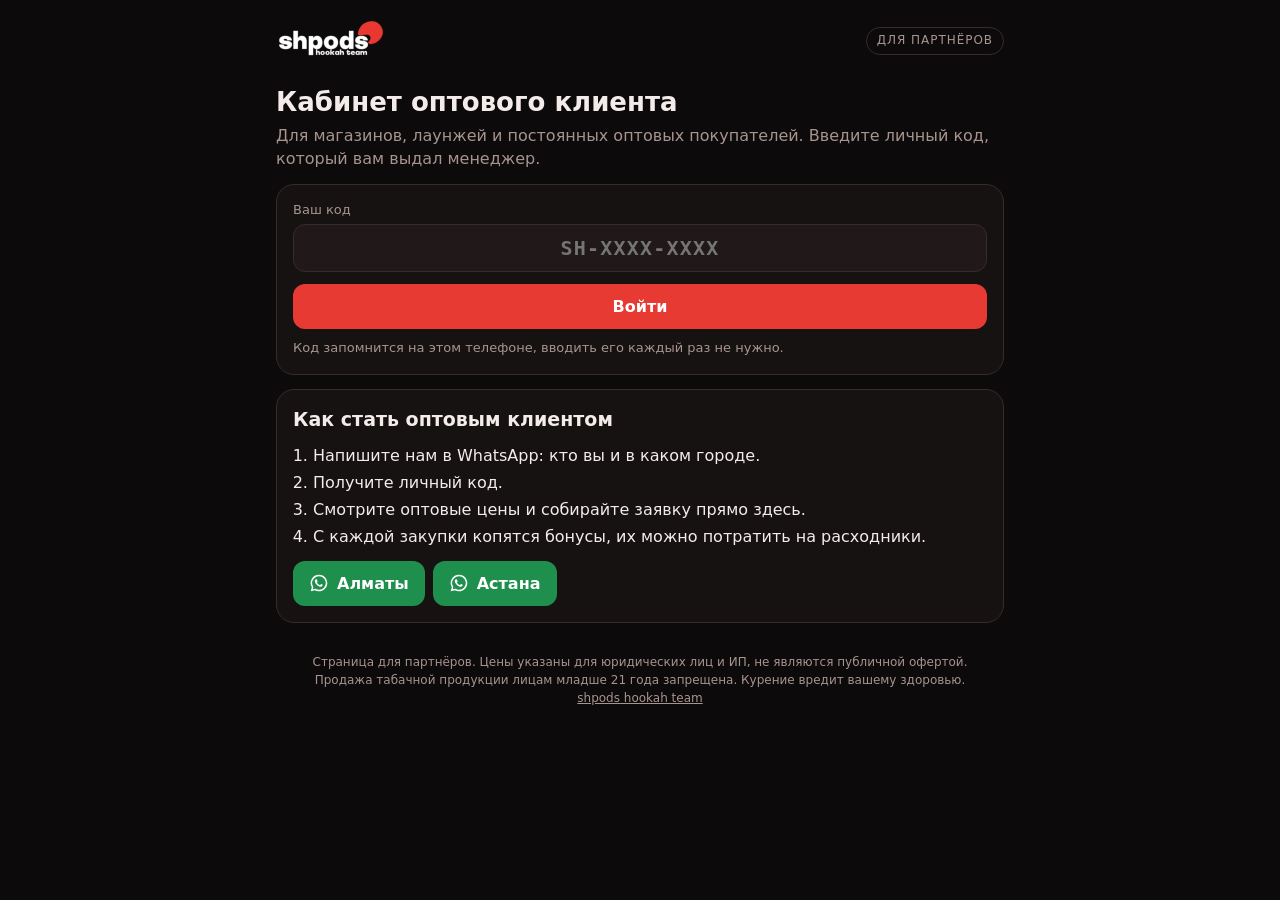
<file: b2b/index.html>
<!doctype html>
<html lang="ru">
<head>
<meta charset="utf-8">
<meta name="viewport" content="width=device-width,initial-scale=1,viewport-fit=cover">
<meta name="robots" content="noindex,nofollow,noarchive">
<meta name="referrer" content="no-referrer">
<title>shpods · партнёрам</title>
<link rel="stylesheet" href="style.css">
</head>
<body>
<div class="wrap">
<header><a href="../"><img src="logo.png" alt="shpods"></a><span class="tag">Для партнёров</span></header>

<!-- ВХОД -->
<section id="s-in">
 <h1>Кабинет оптового клиента</h1>
 <p class="muted">Для магазинов, лаунжей и постоянных оптовых покупателей. Введите личный код, который вам выдал менеджер.</p>
 <div class="card">
  <form id="f-code" autocomplete="off">
   <label style="margin-top:0">Ваш код</label>
   <input id="code" placeholder="SH-XXXX-XXXX" autocapitalize="characters" spellcheck="false" style="font:700 20px/1.2 ui-monospace,Menlo,monospace;letter-spacing:.06em;text-align:center">
   <button id="b-in" style="width:100%;margin-top:12px">Войти</button>
  </form>
  <div class="err" id="code-err" hidden></div>
  <p class="small muted" style="margin:10px 0 0">Код запомнится на этом телефоне, вводить его каждый раз не нужно.</p>
 </div>
 <div class="card">
  <h2>Как стать оптовым клиентом</h2>
  <ol class="steps">
   <li>Напишите нам в WhatsApp: кто вы и в каком городе.</li>
   <li>Получите личный код.</li>
   <li>Смотрите оптовые цены и собирайте заявку прямо здесь.</li>
   <li>С каждой закупки копятся бонусы, их можно потратить на расходники.</li>
  </ol>
  <div class="row" style="margin-top:12px">
   <a class="btn wa" target="_blank" rel="noopener" data-wa="Здравствуйте! Хочу стать оптовым клиентом shpods.">WA Алматы</a>
   <a class="btn wa" target="_blank" rel="noopener" data-wa="Здравствуйте! Хочу стать оптовым клиентом shpods." data-city="ast">WA Астана</a>
  </div>
 </div>
</section>

<!-- КАБИНЕТ -->
<section id="s-cab" hidden>
 <div class="row" style="justify-content:space-between;margin-top:14px">
  <div style="min-width:0"><p class="small muted" style="margin:0">Здравствуйте,</p><h1 style="margin:0" id="who"></h1></div>
  <button class="ghost small" id="b-out">Выйти</button>
 </div>
 <div class="tabs">
  <button class="on" data-tab="t-price">Прайс</button>
  <button data-tab="t-bonus">Бонусы <span class="pill" id="pill" style="margin-left:4px"></span></button>
 </div>

 <div id="t-price" class="card">
  <p class="small muted" id="p-upd" style="margin:0 0 4px"></p>
  <p class="small" id="p-note"></p>
  <input id="q" type="search" placeholder="Поиск: бренд, вес…">
  <div id="list"></div>
 </div>

 <div id="t-bonus" class="card" hidden>
  <p class="muted small" style="margin:0 0 2px">Баланс</p>
  <div class="big" id="bal-n">0</div>
  <p class="small muted">баллов · 1 балл = 1 ₸ скидки на угли, чаши и аксессуары. Назовите код менеджеру при закупке.</p>
  <div class="code" id="my-code" style="font-size:18px"></div>
  <ul class="hist" id="hist"></ul>
 </div>
</section>

<footer>
 Страница для партнёров. Цены указаны для юридических лиц и ИП, не являются публичной офертой.<br>
 Продажа табачной продукции лицам младше 21 года запрещена. Курение вредит вашему здоровью.<br>
 <a href="../">shpods hookah team</a>
</footer>
</div>

<div class="bar" id="bar" hidden><div class="in">
 <div class="sum"><b id="t-sum">0 ₸</b><div class="small muted" id="t-cnt"></div></div>
 <button class="wa" id="b-order">Отправить заявку</button>
</div></div>

<div class="modal" id="m-order" hidden><div class="card">
 <h2>Заявка</h2>
 <div id="o-list" class="small"></div>
 <p id="o-min" class="err" hidden></p>
 <label>Город</label>
 <select id="o-city"><option value="alm">Алматы</option><option value="ast">Астана</option></select>
 <label>Комментарий</label>
 <input id="o-com" placeholder="Доставка, время, замены…">
 <div class="row" style="margin-top:14px">
  <button class="wa grow" id="o-send">Открыть WhatsApp</button>
  <button class="ghost" id="o-close">Назад</button>
 </div>
</div></div>

<script src="common.js"></script>
<script>
const WA = { alm: "77002802578", ast: "77056232568" };
const WA_ICON = '<svg viewBox="0 0 24 24" aria-hidden="true"><path fill="currentColor" d="M12 2a10 10 0 0 0-8.6 15.1L2 22l5-1.3A10 10 0 1 0 12 2zm0 18.2c-1.5 0-3-.4-4.3-1.2l-.3-.2-3 .8.8-2.9-.2-.3A8.2 8.2 0 1 1 12 20.2zm4.5-6.1c-.2-.1-1.5-.7-1.7-.8-.2-.1-.4-.1-.6.1l-.8 1c-.1.2-.3.2-.5.1a6.7 6.7 0 0 1-3.3-2.9c-.3-.4.2-.4.7-1.4.1-.2 0-.3 0-.4l-.8-1.8c-.2-.5-.4-.4-.6-.4h-.5c-.2 0-.4.1-.6.3-.2.2-.8.8-.8 2s.8 2.3.9 2.5c.1.2 1.6 2.5 3.9 3.5 1.5.6 2 .7 2.7.6.4-.1 1.4-.6 1.6-1.1.2-.5.2-1 .1-1.1-.1-.2-.2-.2-.4-.3z"/></svg>';
const $ = id => document.getElementById(id);
document.querySelectorAll("[data-wa]").forEach(a => {
  const c = a.dataset.city || "alm";
  a.href = `https://wa.me/${WA[c]}?text=${encodeURIComponent(a.dataset.wa)}`;
  a.innerHTML = WA_ICON + "<span>" + a.textContent.replace("WA ", "") + "</span>";
});
document.querySelectorAll("[data-tab]").forEach(b => b.onclick = () => {
  document.querySelectorAll("[data-tab]").forEach(x => { x.classList.toggle("on", x === b); $(x.dataset.tab).hidden = x !== b; });
});

let ME = null, PRICE = null, CODE = null;
const cart = {}, items = [];

/* ---------- вход ---------- */
async function login(code, quiet) {
  $("code-err").hidden = true;
  const n = SH.normCode(code);
  const fail = t => { if (!quiet) { $("code-err").textContent = t; $("code-err").hidden = false; } else SH.store.del("shpods-code"); };
  if (n.length !== 10 || !n.startsWith("SH")) return fail("Код выглядит так: SH-XXXX-XXXX");
  $("b-in").disabled = true; $("b-in").textContent = "Вхожу…";
  try {
    const [{ id, wk }, data] = await Promise.all([SH.client(n), SH.readPublic("bonus/clients.json")]);
    if (!data) return fail("Не удалось загрузить, проверьте интернет.");
    const c = data.clients && data.clients[id];
    if (!c || !c.w) return fail("Код не найден. Если менеджер выдал его только что, подождите пару минут.");
    const acc = await SH.decWith(wk, c.w);
    const box = await SH.readPublic("b2b/prices.enc.json");
    PRICE = box ? await SH.decWith(await SH.rawKey(acc.k), box.box).catch(() => null) : null;
    ME = { ...acc, b: c.b || 0, h: c.h || [] };
    CODE = SH.prettyCode(n);
    SH.store.set("shpods-code", CODE);
    showCab();
  } catch (e) { fail("Не получилось войти. Проверьте код."); }
  finally { $("b-in").disabled = false; $("b-in").textContent = "Войти"; }
}
function showCab() {
  $("s-in").hidden = true; $("s-cab").hidden = false;
  $("who").textContent = ME.n;
  $("o-city").value = ME.city === "Астана" ? "ast" : "alm";
  $("bal-n").textContent = ME.b.toLocaleString("ru-RU");
  $("pill").textContent = ME.b.toLocaleString("ru-RU");
  $("my-code").textContent = CODE;
  $("hist").innerHTML = ME.h.slice().reverse().slice(0, 40).map(h =>
    `<li><span>${new Date(h.d).toLocaleDateString("ru-RU")} · ${SH.esc(h.c || (h.a > 0 ? "Начисление" : "Списание"))}${h.s ? `<br><span class="muted small">закупка на ${SH.money(h.s)}</span>` : ""}</span><span class="${h.a >= 0 ? "plus" : "minus"}">${h.a >= 0 ? "+" : "−"}${Math.abs(h.a).toLocaleString("ru-RU")}</span></li>`).join("") || '<li class="muted">Пока операций нет</li>';
  items.length = 0;
  if (!PRICE) { $("list").innerHTML = '<p class="muted">Прайс обновляется, загляните чуть позже.</p>'; return; }
  PRICE.groups.forEach((g, gi) => g.items.forEach((it, ii) => items.push({ id: gi + "-" + ii, g: g.name, n: it.n, s: it.s || "", p: +it.p || 0 })));
  $("p-upd").textContent = PRICE.u ? "Прайс от " + new Date(PRICE.u).toLocaleDateString("ru-RU") : "";
  const notes = [];
  if (PRICE.min) notes.push("Минимальный заказ: " + SH.money(PRICE.min));
  if (PRICE.note) notes.push(PRICE.note);
  $("p-note").innerHTML = notes.map(SH.esc).join("<br>");
  drawList();
}
$("f-code").addEventListener("submit", e => { e.preventDefault(); login($("code").value); });
$("b-out").onclick = () => { SH.store.del("shpods-code"); location.replace(location.pathname); };

/* ---------- прайс и заявка ---------- */
function drawList() {
  const q = $("q").value.trim().toLowerCase();
  let html = "", last = null;
  for (const it of items) {
    if (q && !(it.n + " " + it.s + " " + it.g).toLowerCase().includes(q)) continue;
    if (it.g !== last) { html += `<div class="grp">${SH.esc(it.g)}</div>`; last = it.g; }
    const k = cart[it.id] || 0;
    html += `<div class="item${k ? " sel" : ""}" data-id="${it.id}"><div class="nm"><b>${SH.esc(it.n)}</b><span>${SH.esc(it.s)}</span></div>
      <div class="pr">${it.p ? SH.money(it.p) : "по запросу"}</div>
      <div class="qty"><button data-d="-1" aria-label="меньше">−</button><input inputmode="numeric" value="${k || ""}" placeholder="0" aria-label="количество"><button data-d="1" aria-label="больше">+</button></div></div>`;
  }
  $("list").innerHTML = html || '<p class="muted" style="margin-top:12px">Ничего не нашлось</p>';
  totals();
}
function setQty(id, v) {
  v = Math.max(0, Math.min(9999, Math.floor(+v || 0)));
  if (v) cart[id] = v; else delete cart[id];
  const row = $("list").querySelector(`[data-id="${id}"]`);
  if (row) { row.classList.toggle("sel", !!v); const inp = row.querySelector("input"); if (document.activeElement !== inp) inp.value = v || ""; }
  totals();
}
function totals() {
  let sum = 0, cnt = 0;
  for (const it of items) if (cart[it.id]) { sum += cart[it.id] * it.p; cnt += cart[it.id]; }
  $("bar").hidden = !cnt;
  $("t-sum").textContent = SH.money(sum);
  $("t-cnt").textContent = cnt + " шт.";
  return sum;
}
$("list").addEventListener("click", e => {
  const b = e.target.closest("button[data-d]"); if (!b) return;
  const id = b.closest(".item").dataset.id;
  setQty(id, (cart[id] || 0) + +b.dataset.d);
});
$("list").addEventListener("input", e => { if (e.target.tagName === "INPUT") setQty(e.target.closest(".item").dataset.id, e.target.value); });
$("q").addEventListener("input", drawList);

$("b-order").onclick = () => {
  const sum = totals();
  $("o-list").innerHTML = items.filter(it => cart[it.id]).map(it => `<div class="row" style="justify-content:space-between;border-top:1px solid var(--line);padding:6px 0"><span>${SH.esc(it.n)} ${SH.esc(it.s)} × ${cart[it.id]}</span><b>${SH.money(cart[it.id] * it.p)}</b></div>`).join("") + `<div class="row" style="justify-content:space-between;padding:8px 0;font-size:16px"><b>Итого</b><b>${SH.money(sum)}</b></div>`;
  const low = PRICE.min && sum < PRICE.min;
  $("o-min").hidden = !low;
  if (low) $("o-min").textContent = "До минимального заказа не хватает " + SH.money(PRICE.min - sum) + ". Заявку всё равно можно отправить.";
  $("m-order").hidden = false;
};
$("o-close").onclick = () => $("m-order").hidden = true;
$("m-order").addEventListener("click", e => { if (e.target.id === "m-order") $("m-order").hidden = true; });
$("o-send").onclick = () => {
  const com = $("o-com").value.trim();
  const lines = ["Оптовая заявка shpods", "От: " + ME.n + " (" + CODE + ")", ""];
  let sum = 0;
  for (const it of items) if (cart[it.id]) { sum += cart[it.id] * it.p; lines.push(`• ${it.n} ${it.s} × ${cart[it.id]} = ${SH.money(cart[it.id] * it.p)}`); }
  lines.push("", "Итого: " + SH.money(sum));
  if (com) lines.push("Комментарий: " + com);
  window.open(`https://wa.me/${WA[$("o-city").value]}?text=${encodeURIComponent(lines.join("\n"))}`, "_blank");
  $("m-order").hidden = true;
};

/* ---------- старт ---------- */
const hashCode = (location.hash.match(/code=([A-Za-z0-9-]+)/) || [])[1];
if (hashCode) { history.replaceState(null, "", location.pathname); $("code").value = SH.prettyCode(hashCode); login(hashCode); }
else if (SH.store.get("shpods-code")) { $("code").value = SH.store.get("shpods-code"); login(SH.store.get("shpods-code"), true); }
</script>
</body>
</html>
</file>
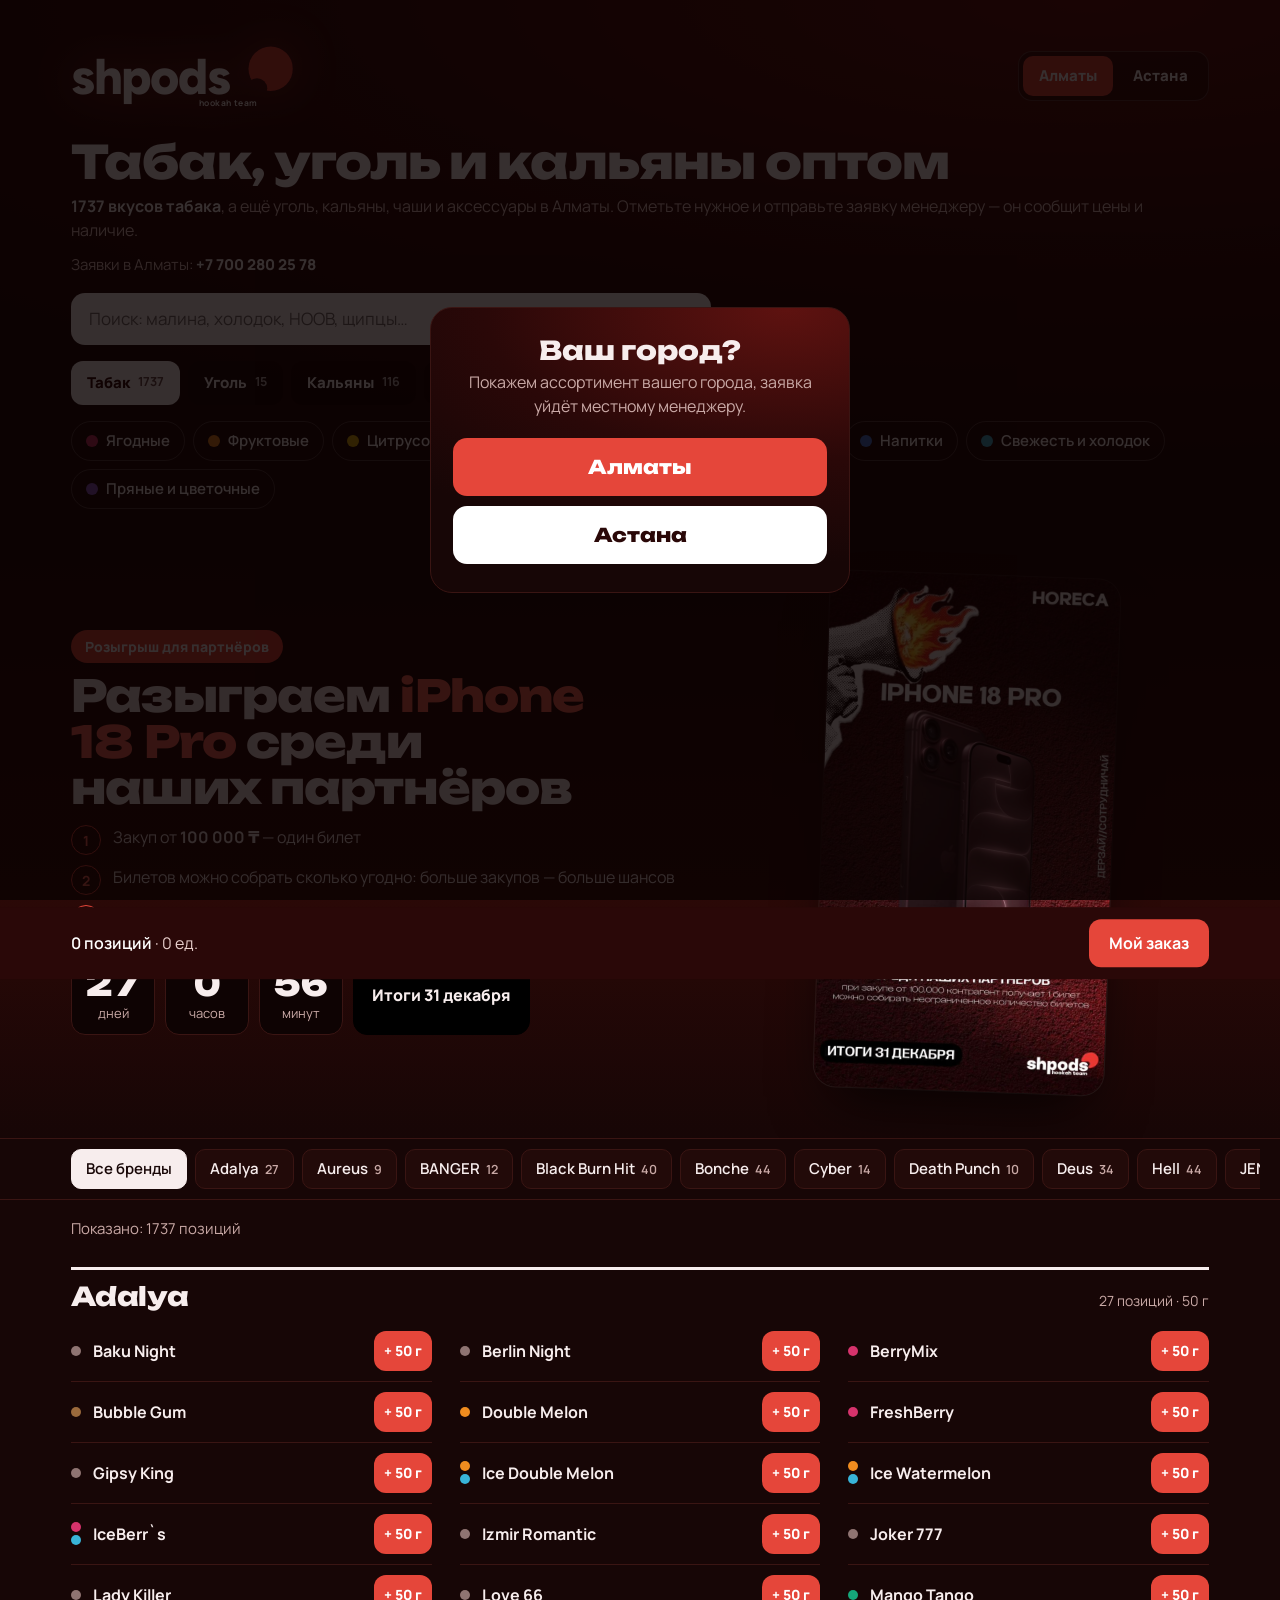
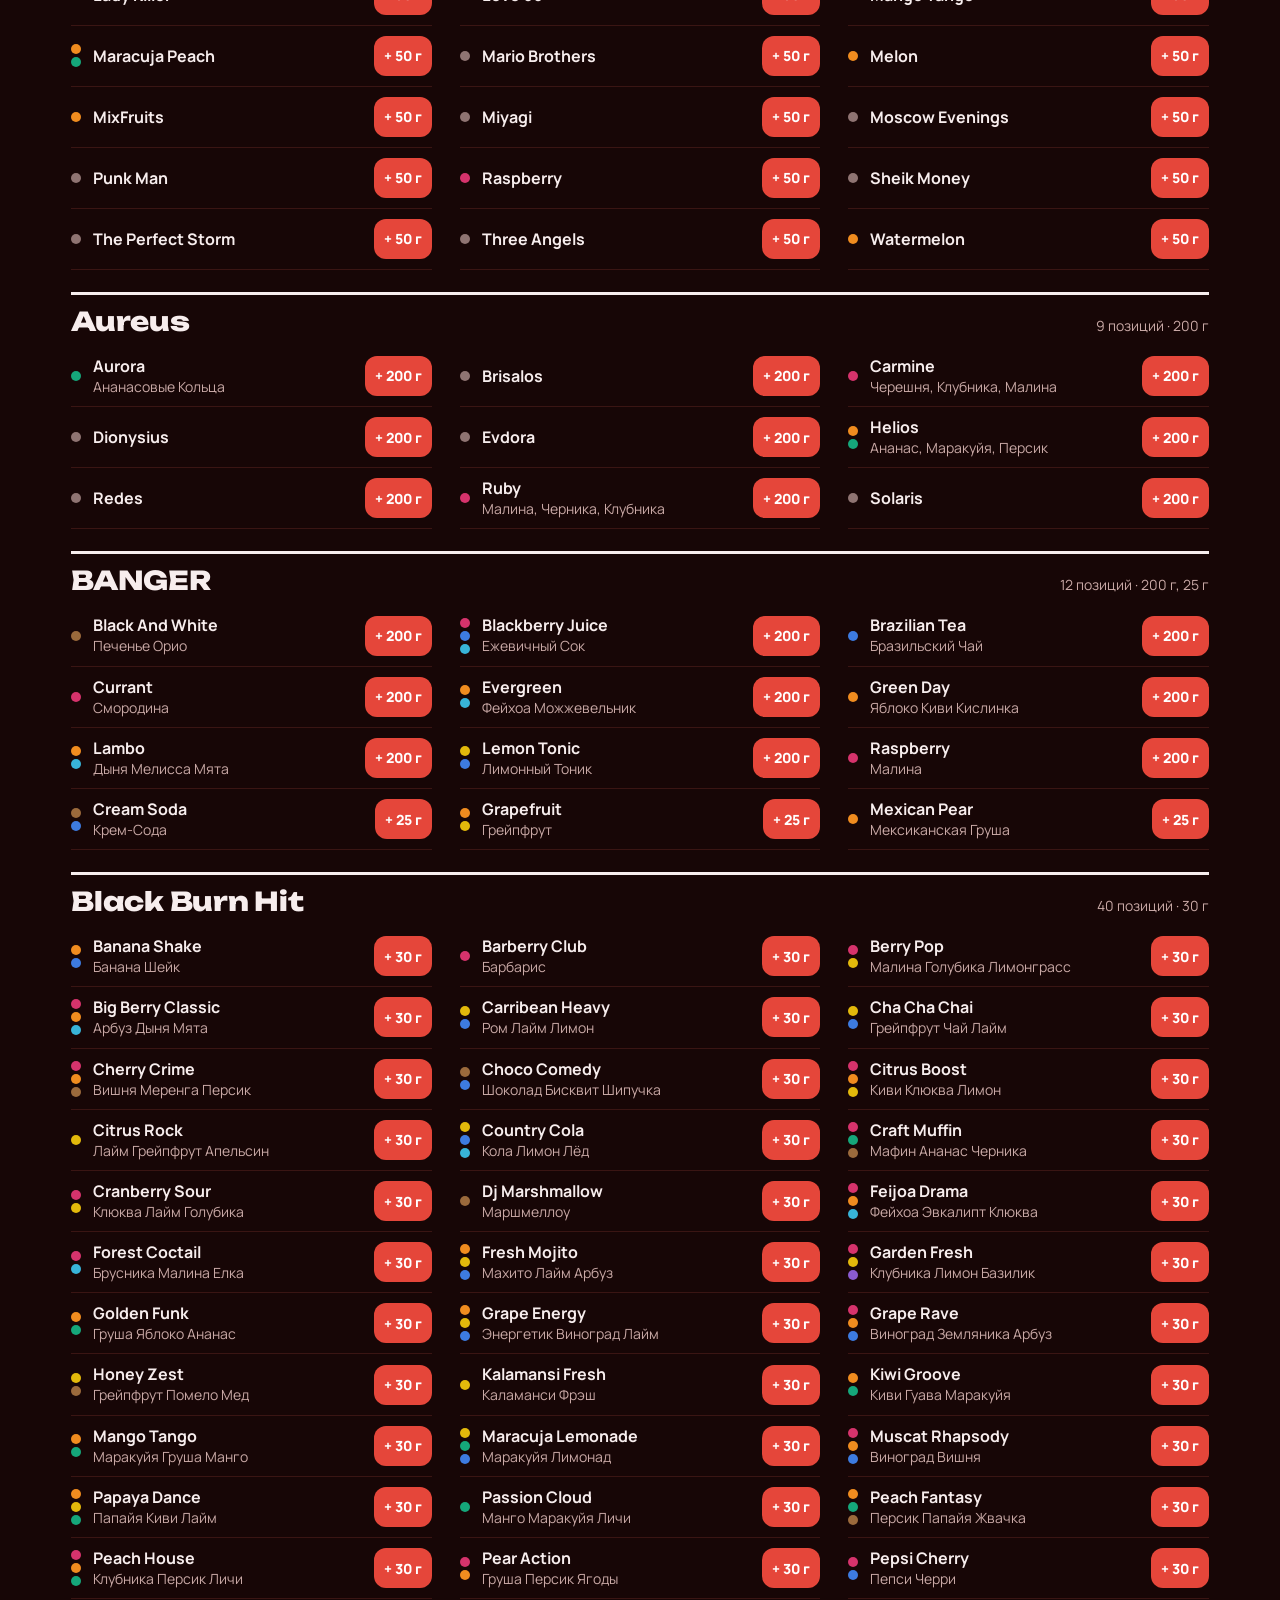
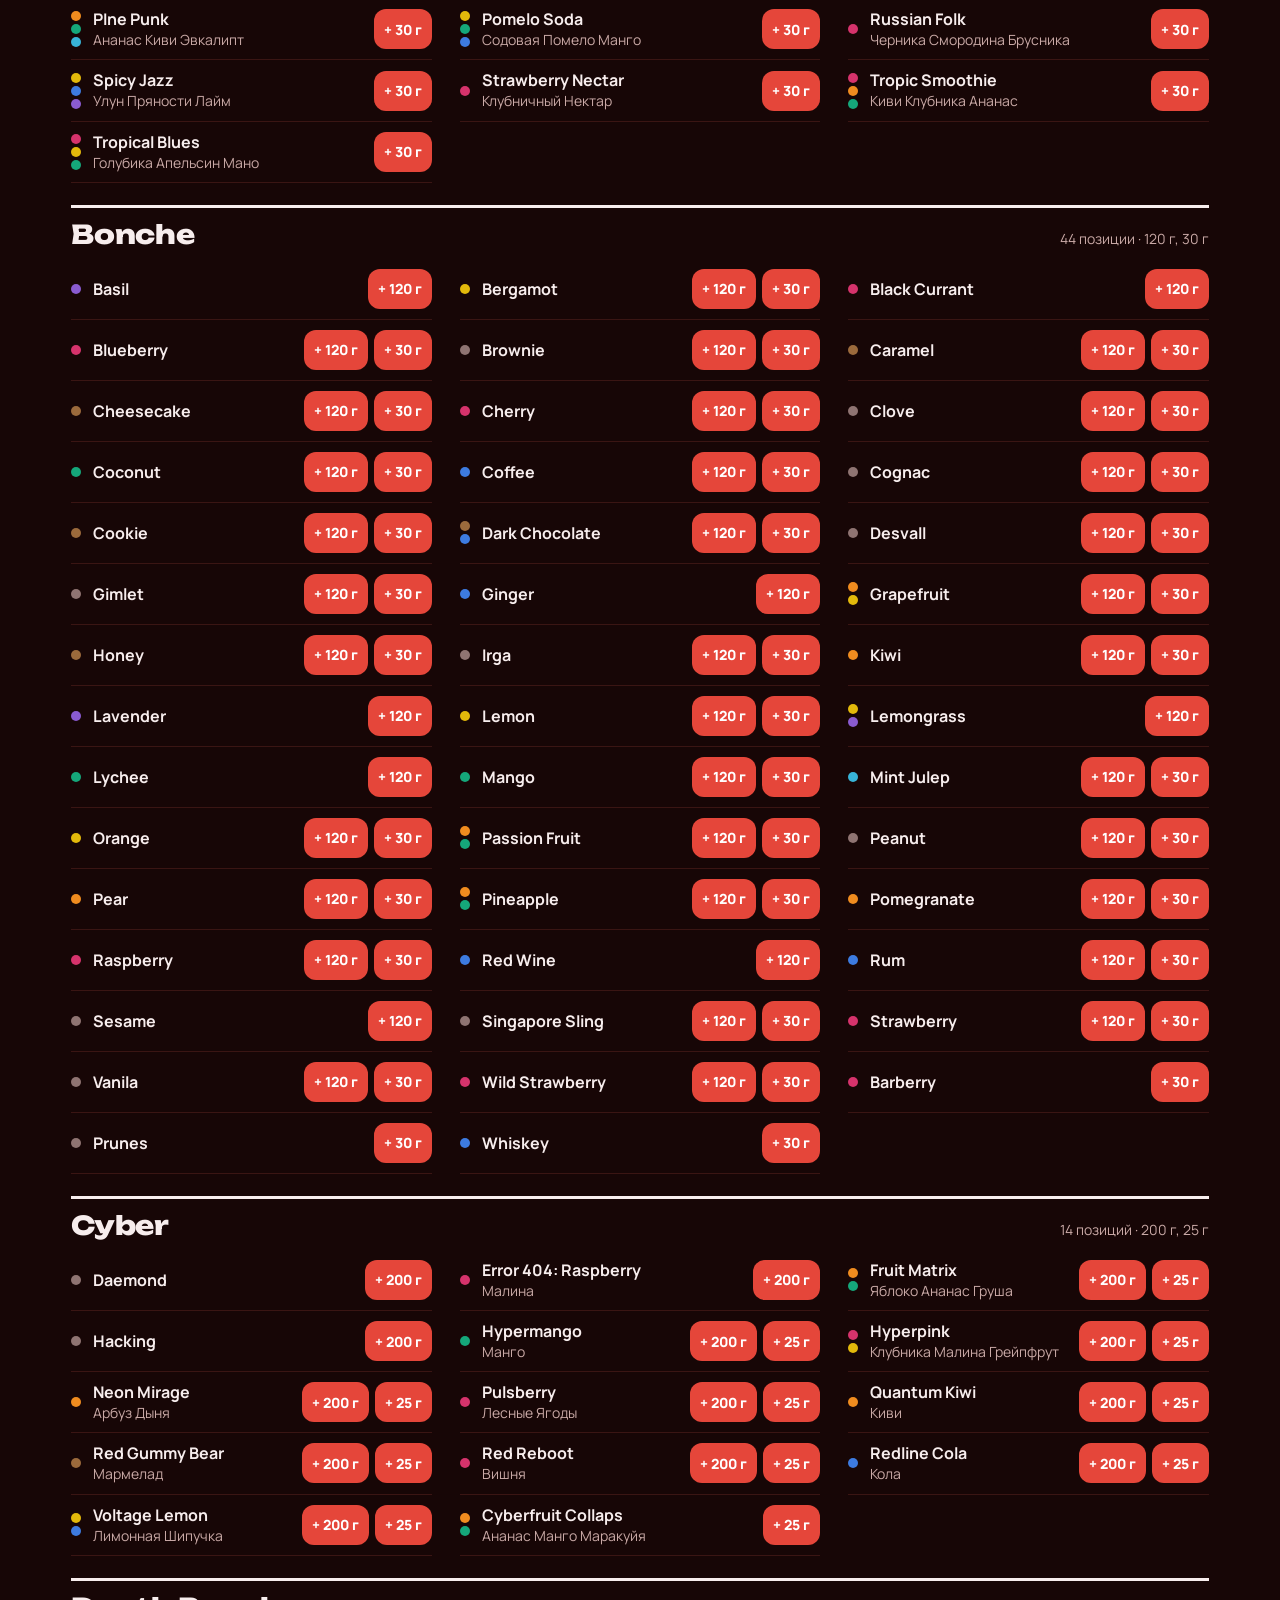
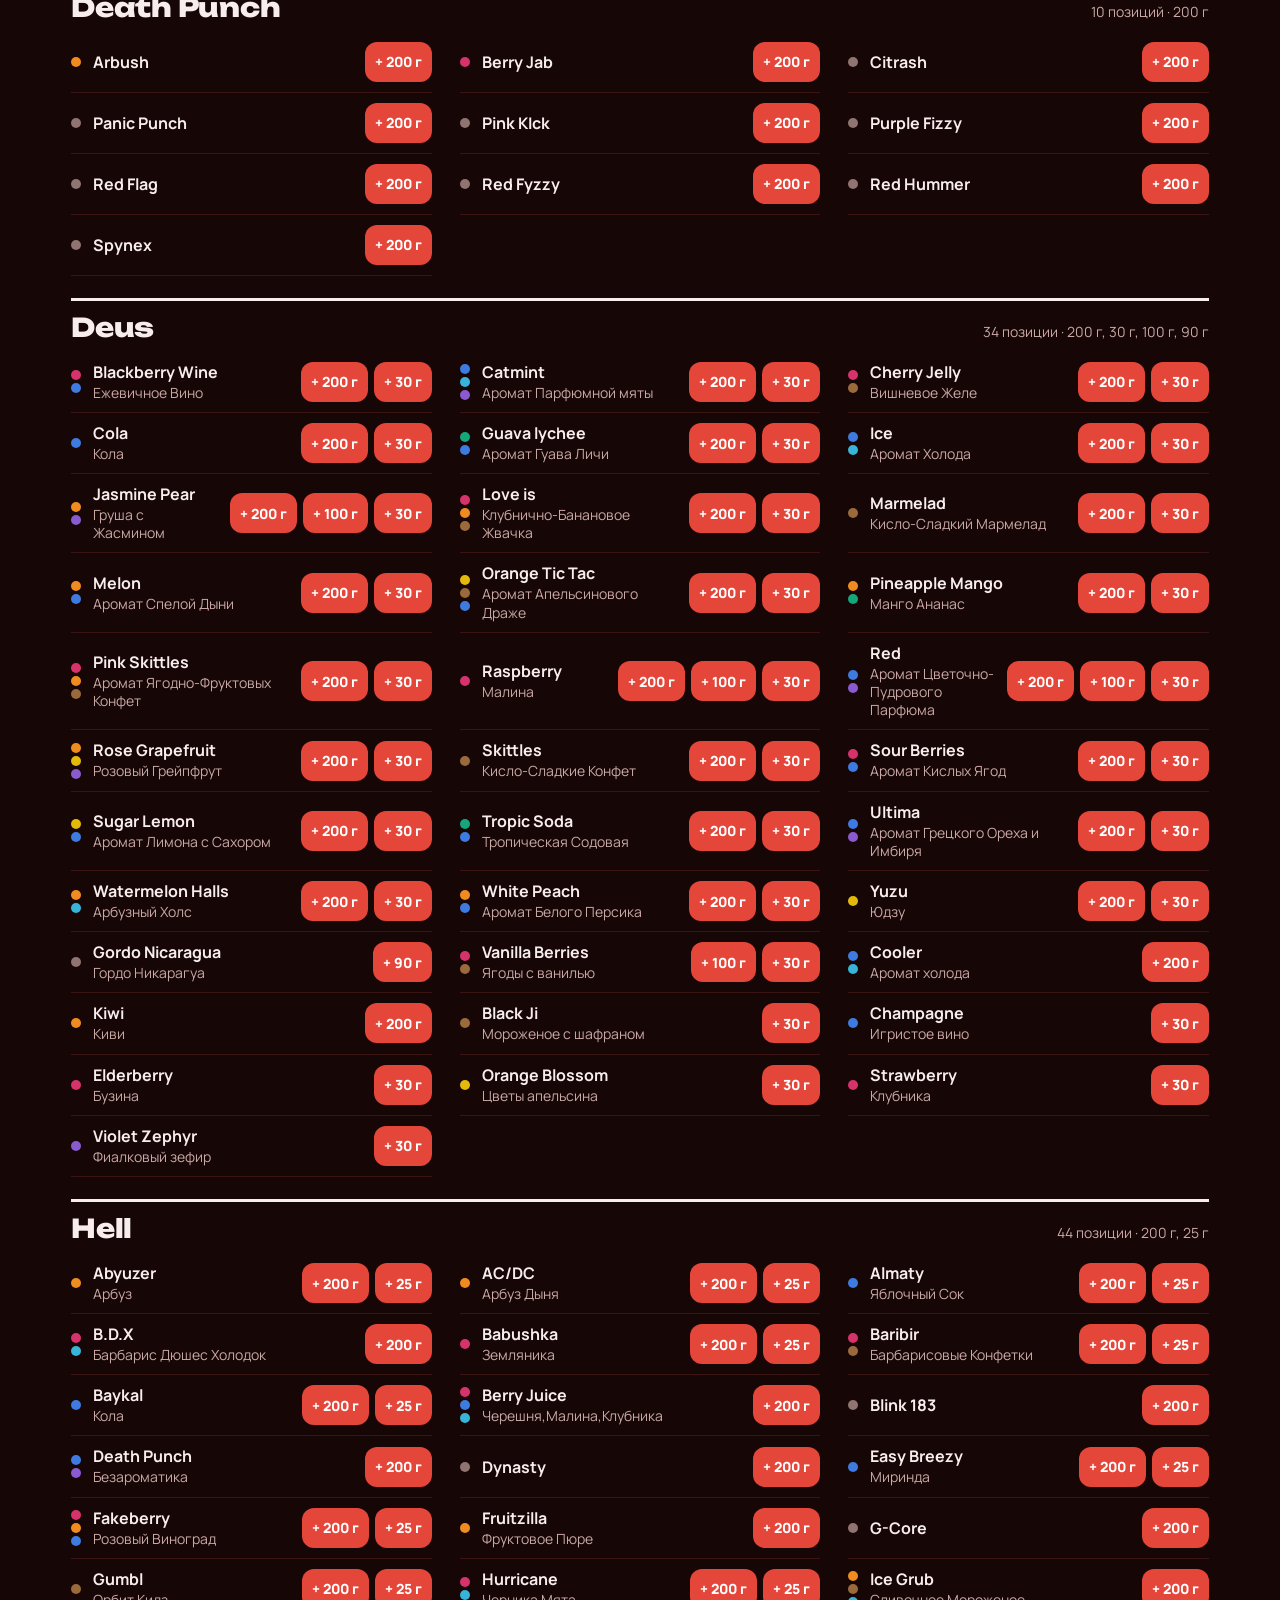
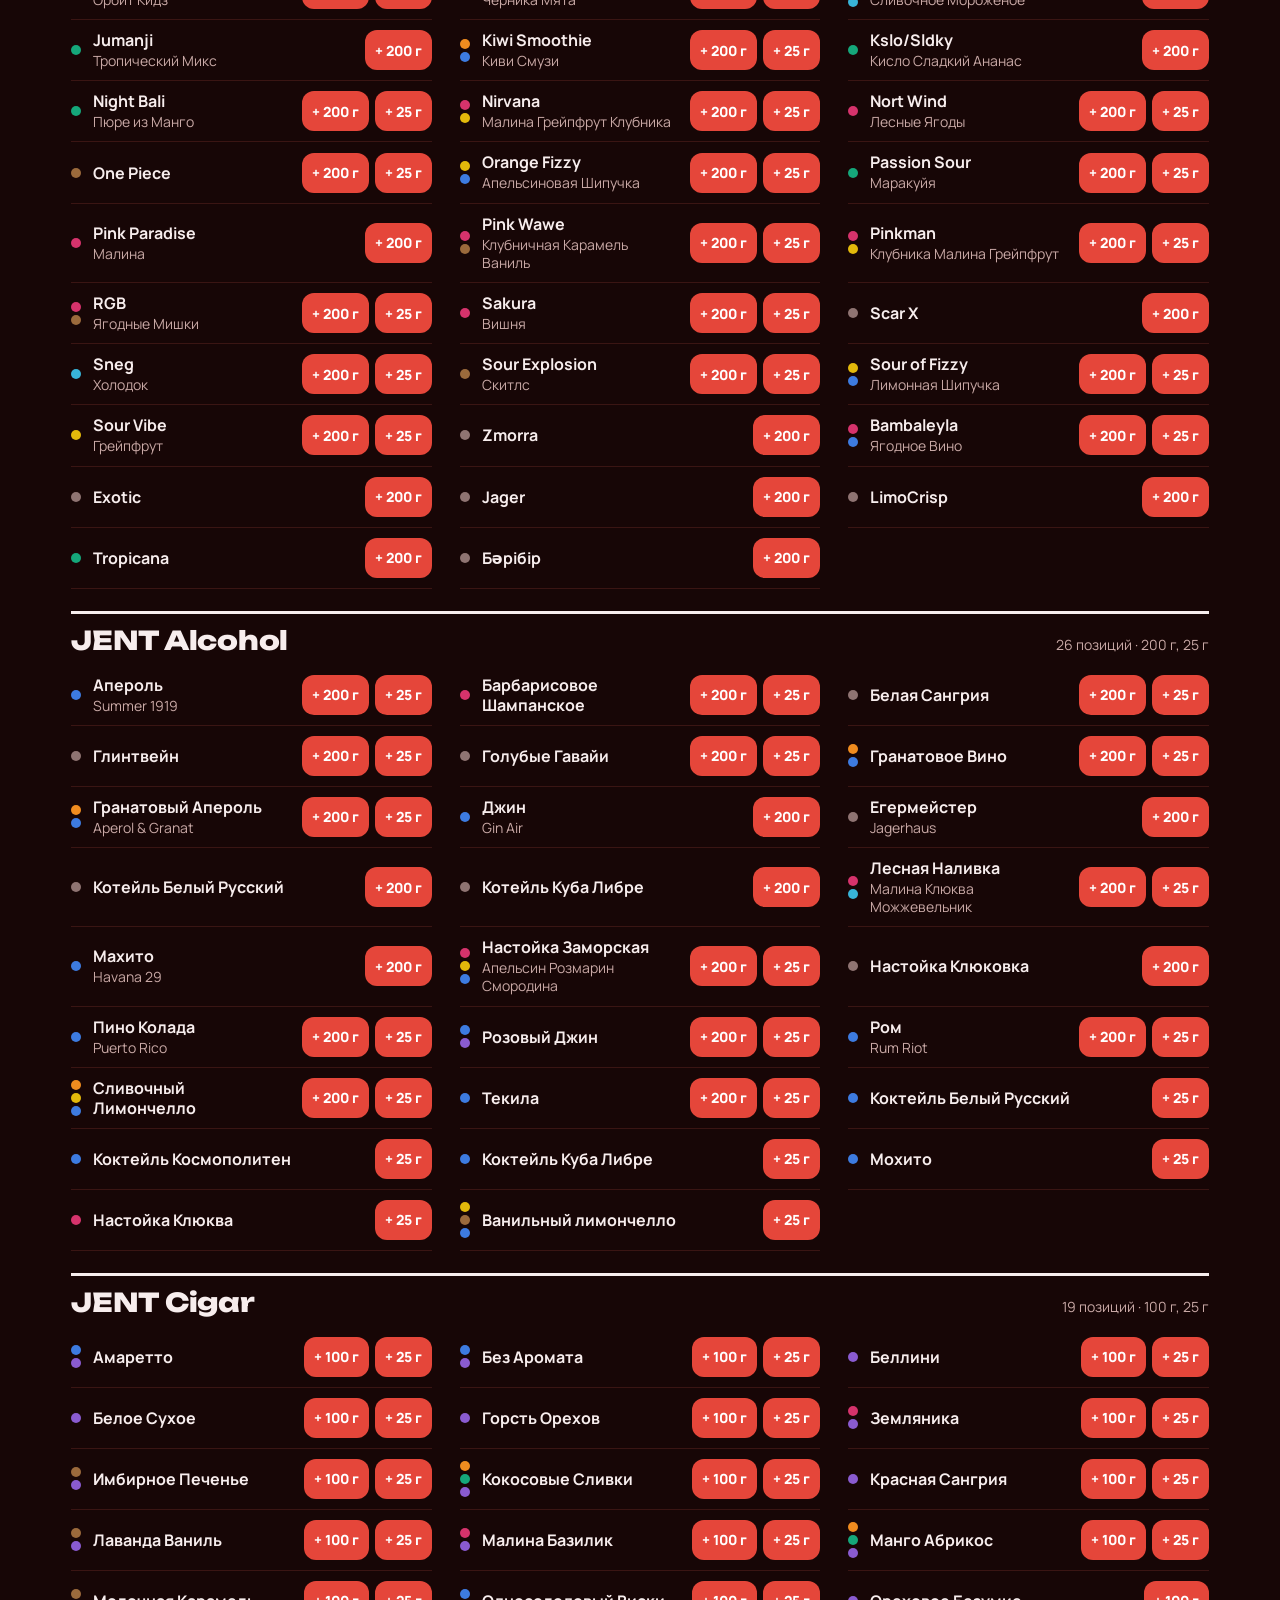
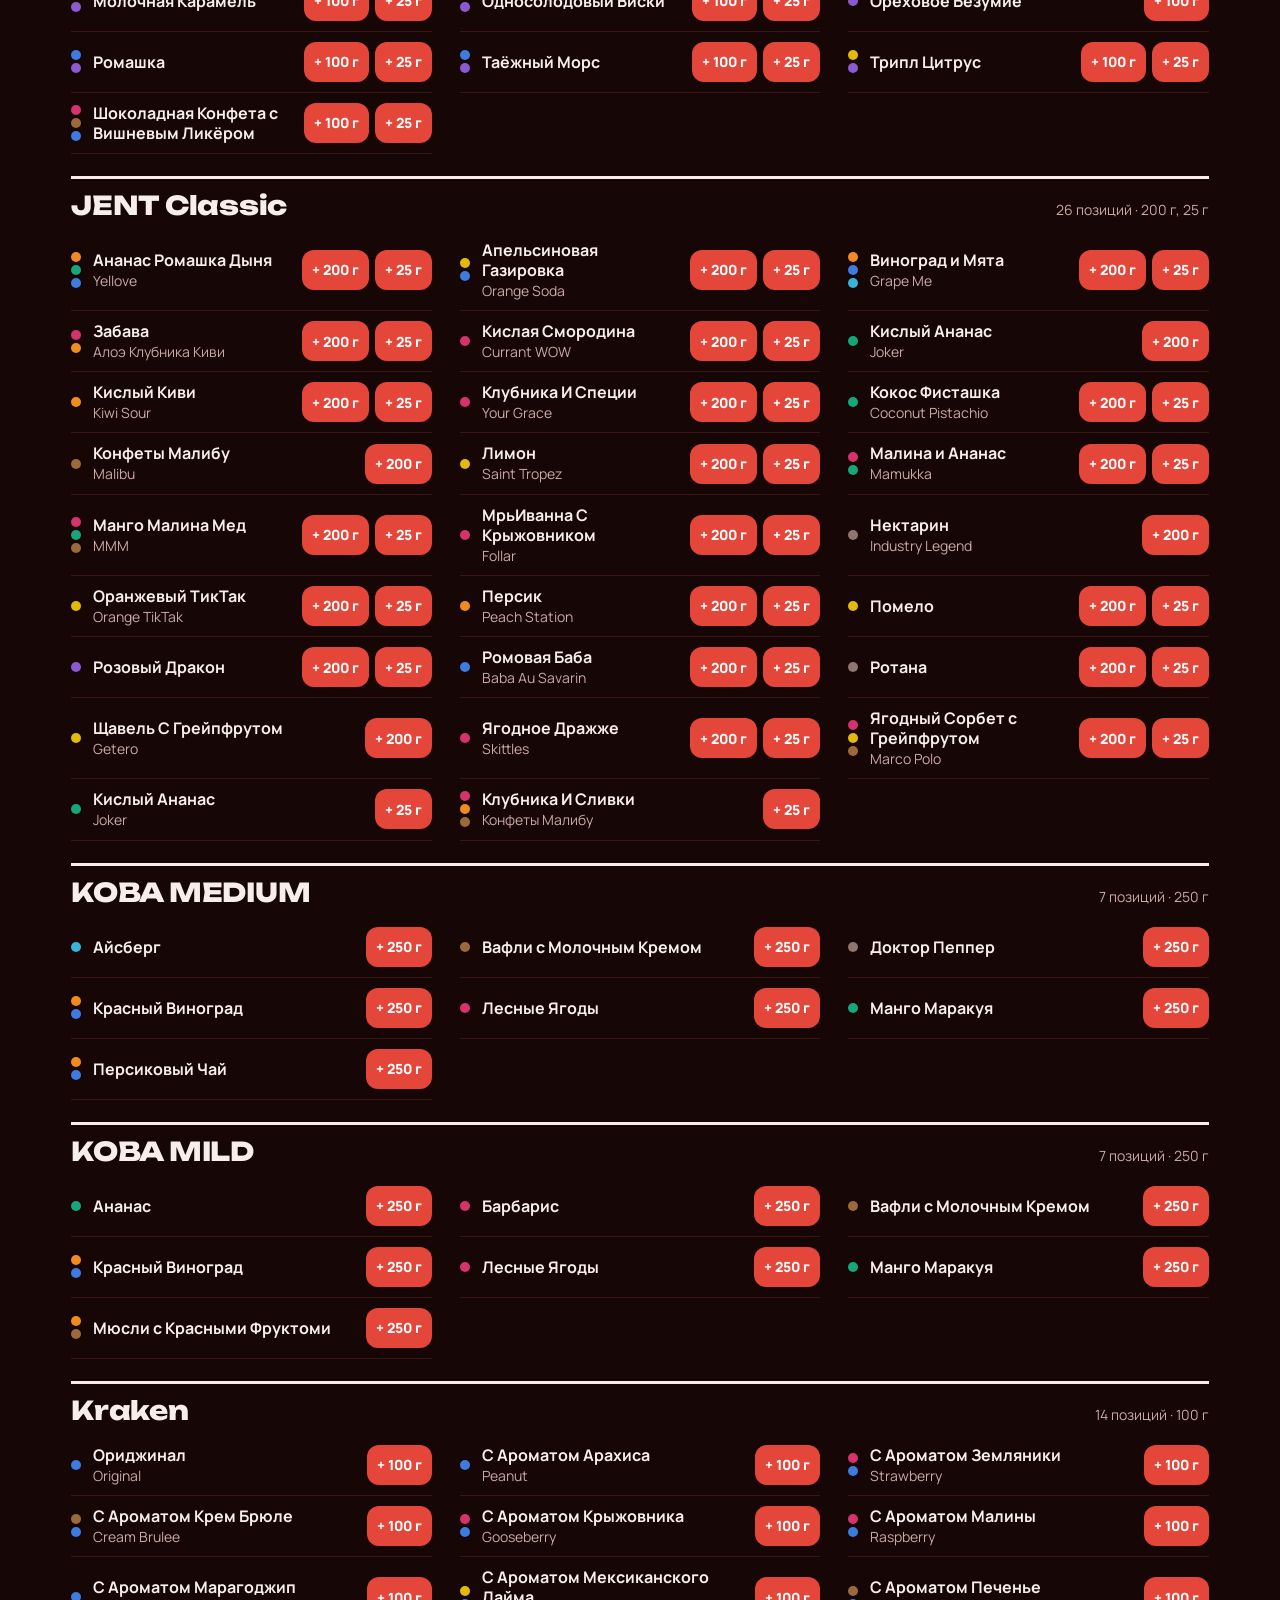
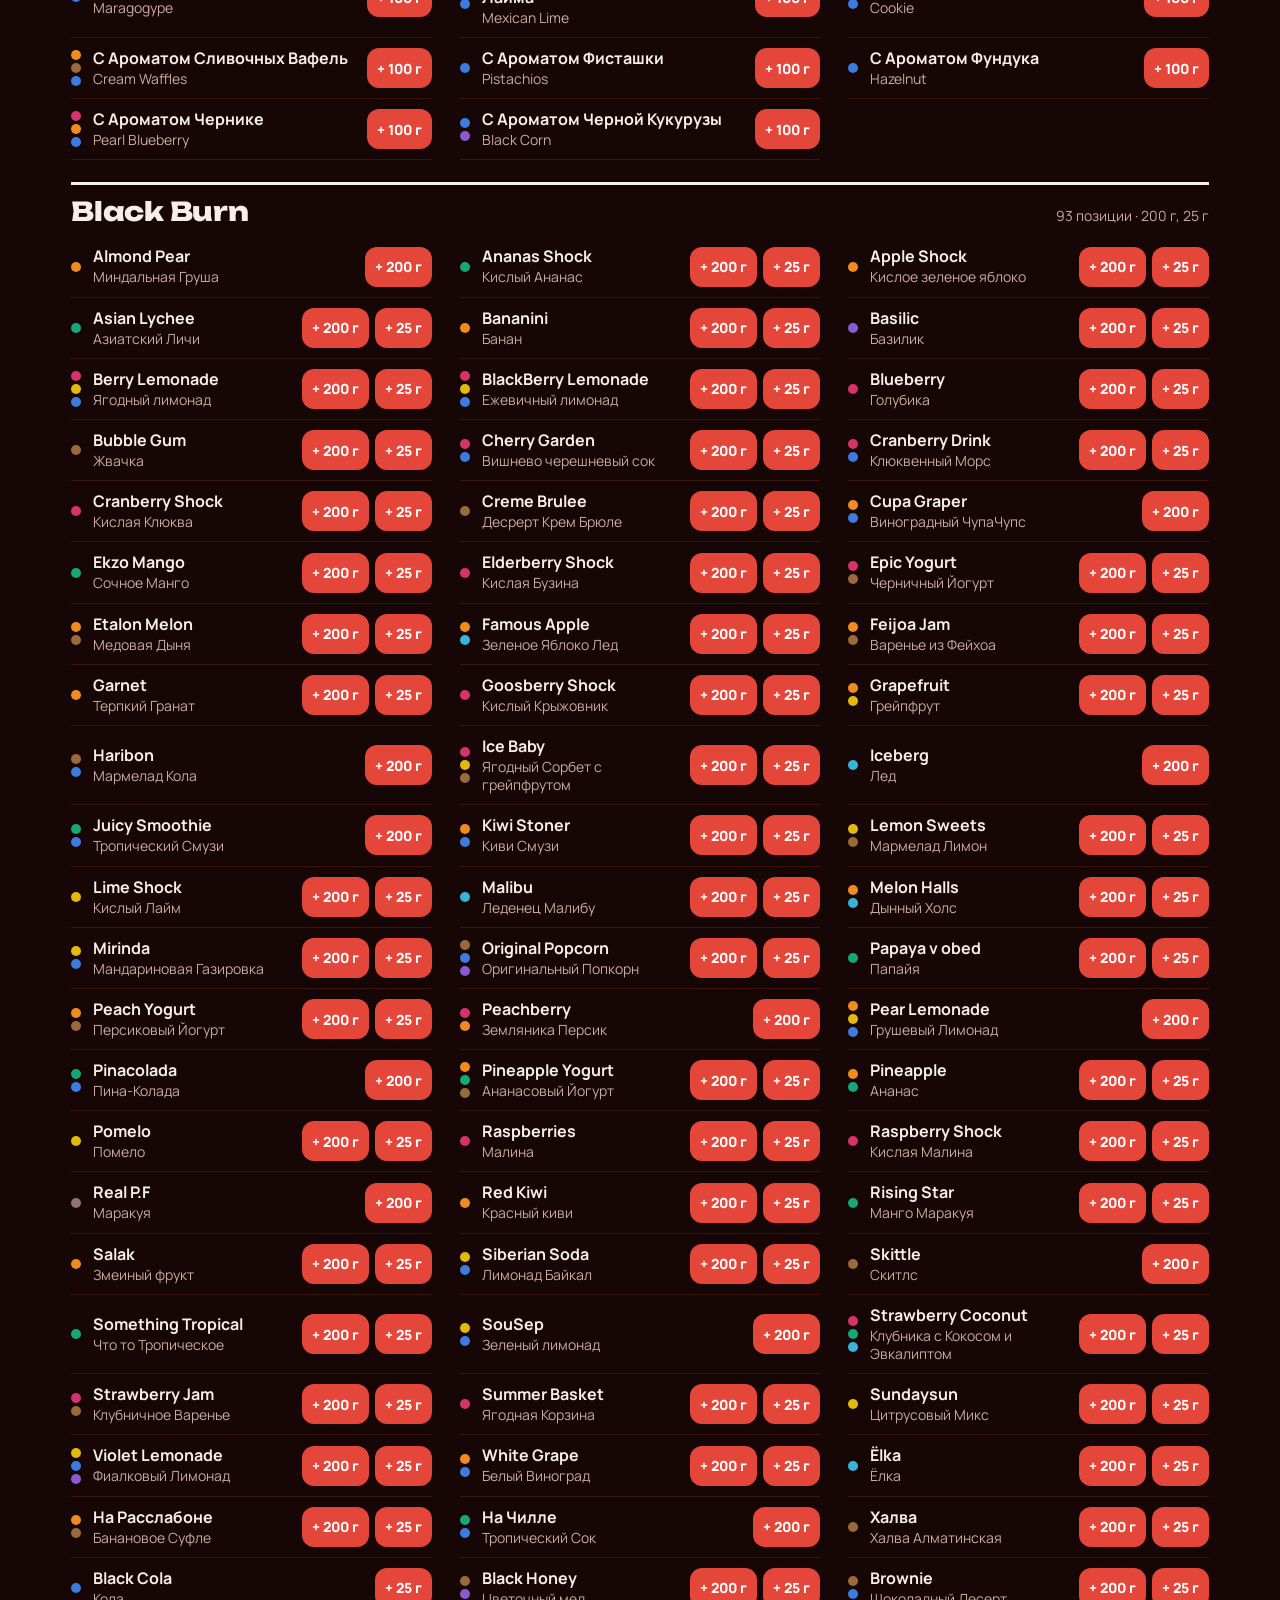
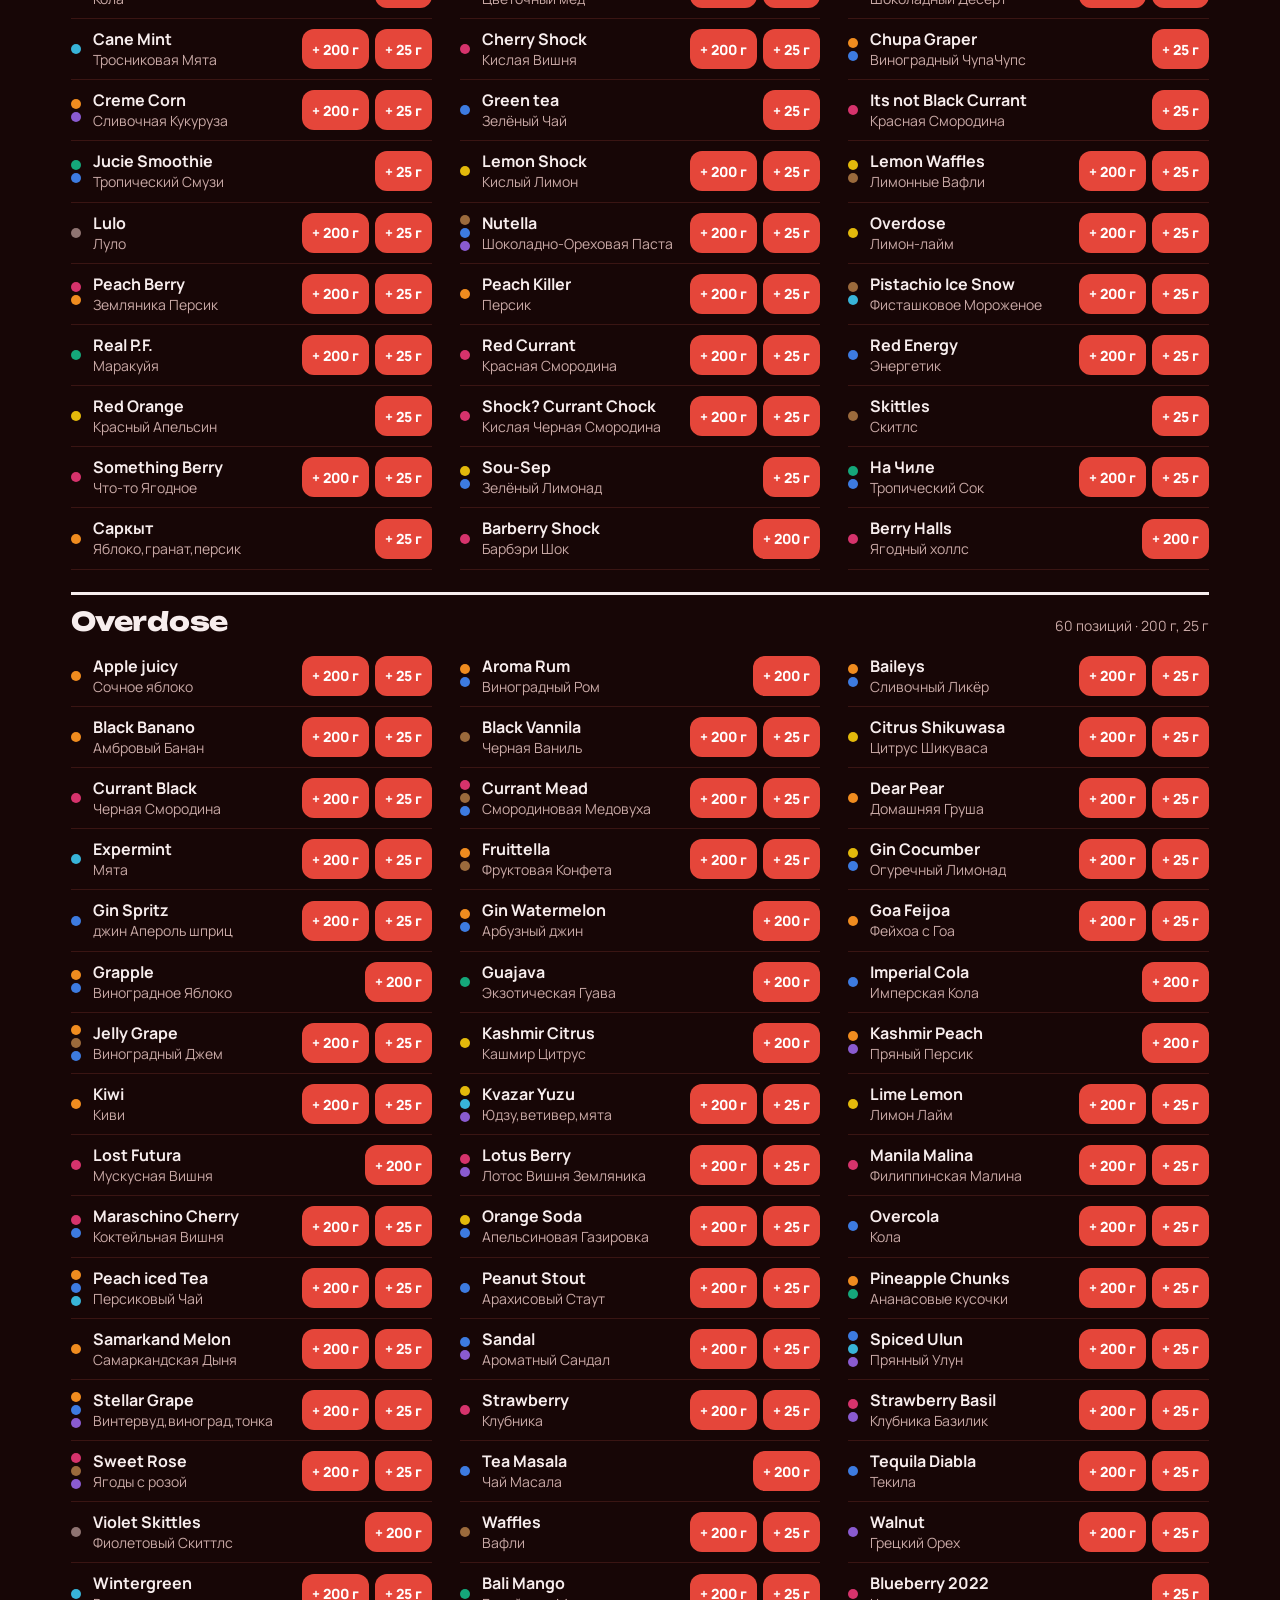
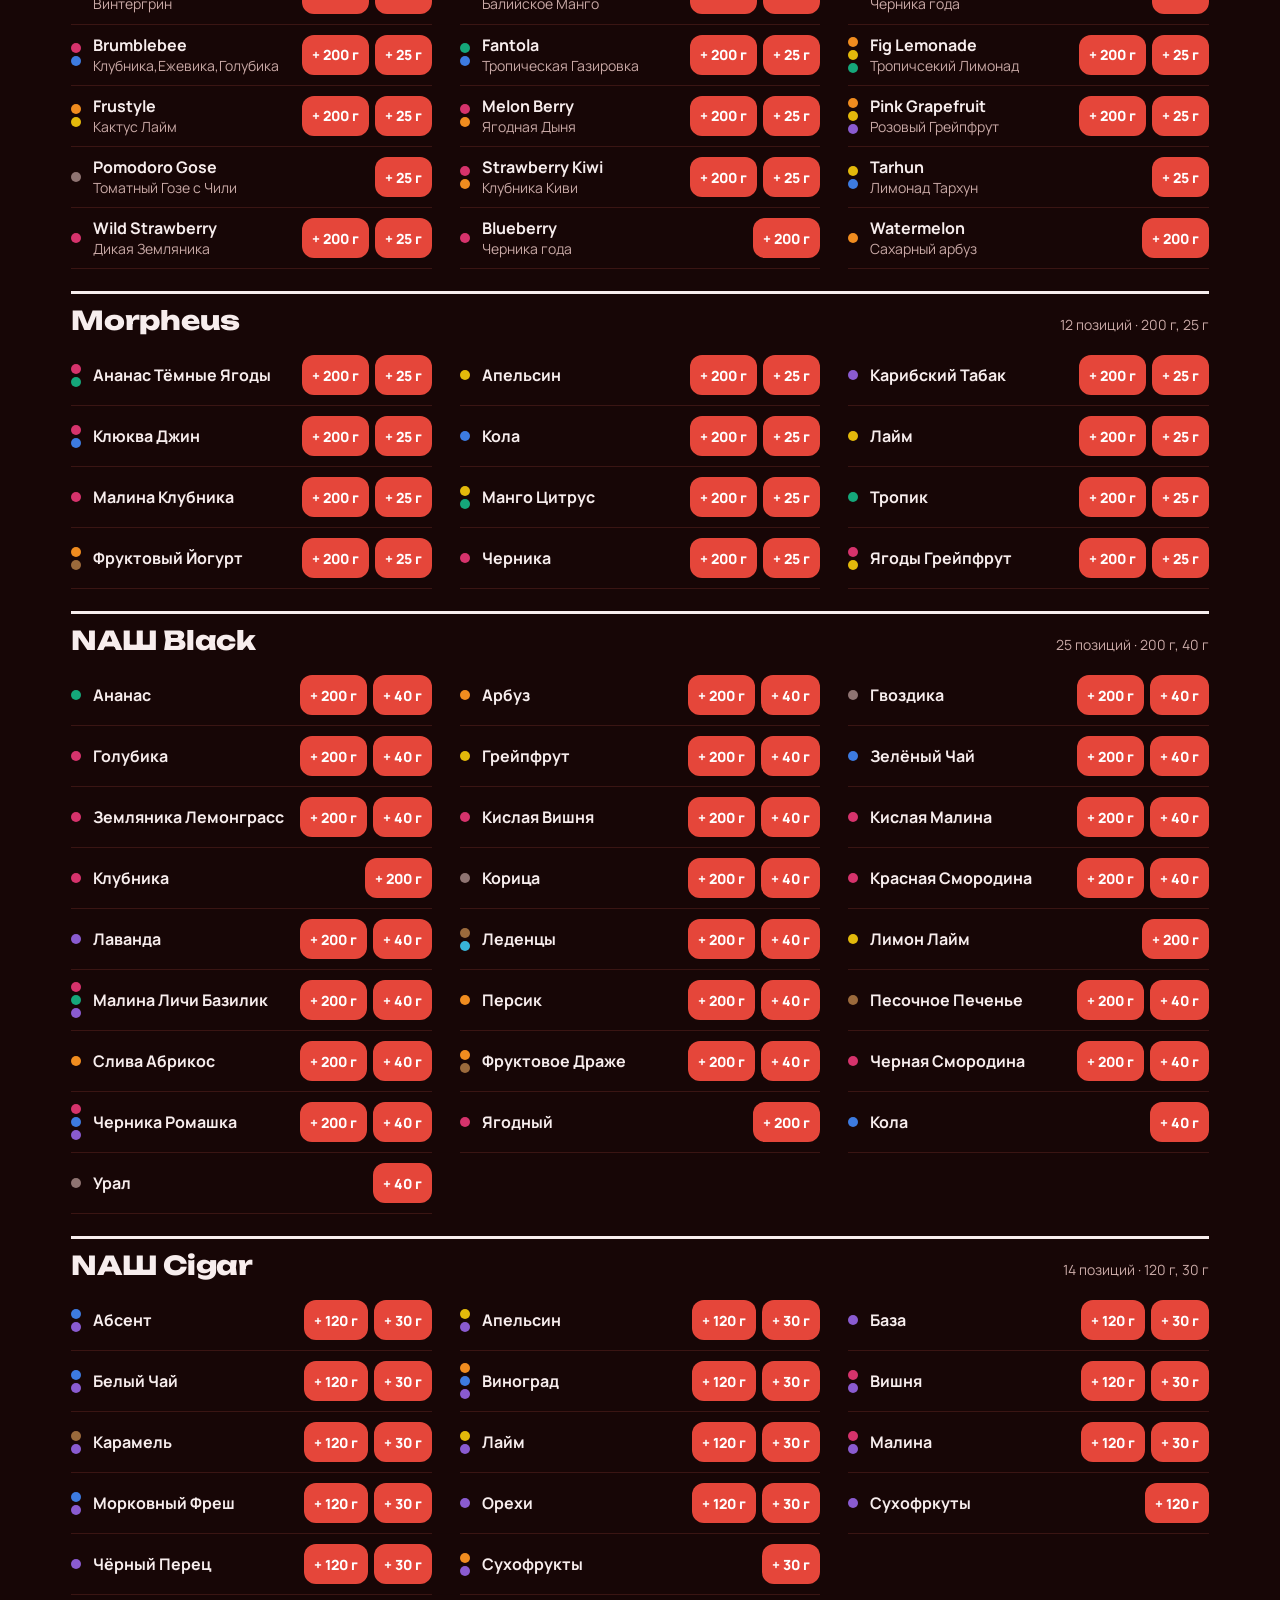
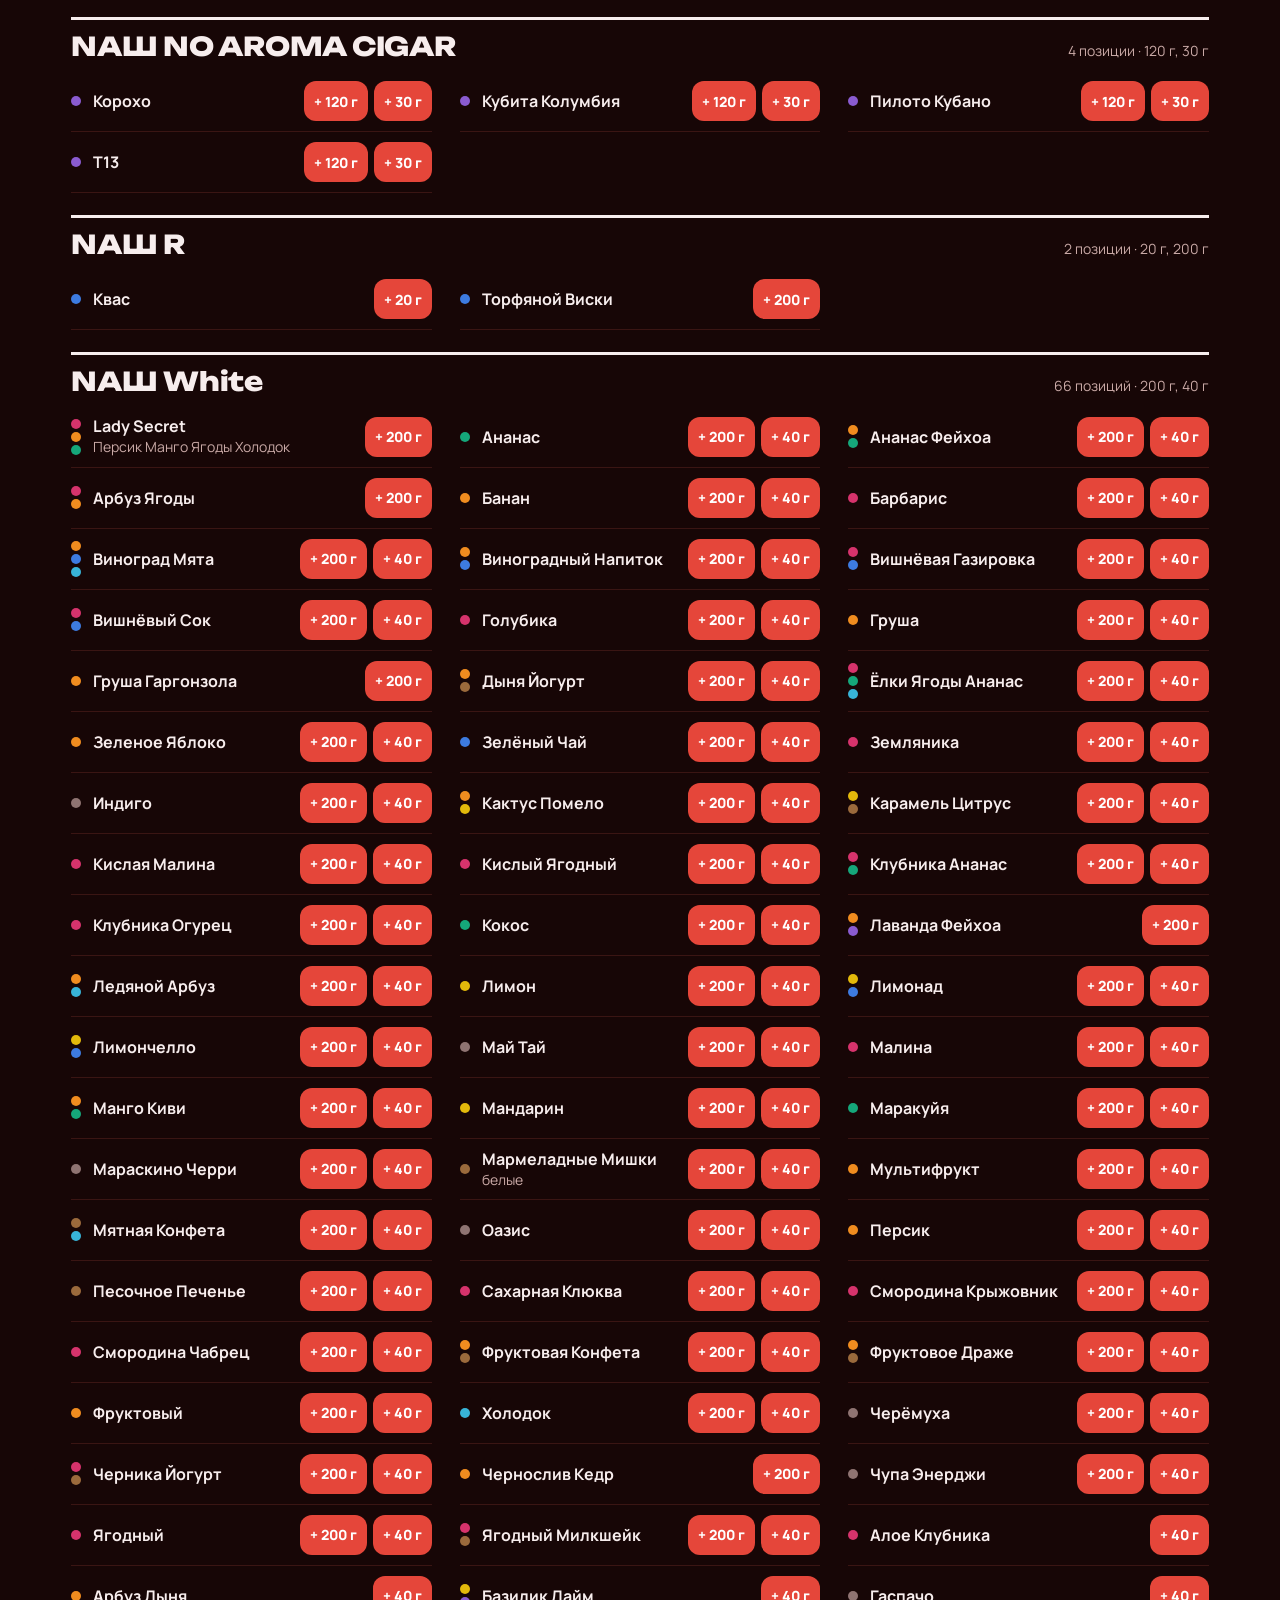
<file: opt/index.html>
<!DOCTYPE html>
<html lang="ru">
<head>
<meta charset="utf-8">
<meta name="viewport" content="width=device-width, initial-scale=1">
<title>shpods · каталог вкусов</title>
<link rel="icon" href="data:image/svg+xml,%3Csvg xmlns='http://www.w3.org/2000/svg' viewBox='0 0 32 32'%3E%3Crect width='32' height='32' rx='7' fill='%23170606'/%3E%3Ccircle cx='16' cy='16' r='10' fill='%23e5463a'/%3E%3Ccircle cx='11' cy='21' r='4.5' fill='%23170606'/%3E%3C/svg%3E">
<link rel="preconnect" href="https://fonts.googleapis.com">
<link href="https://fonts.googleapis.com/css2?family=Figtree:wght@800&family=Unbounded:wght@600;800&family=Manrope:wght@400;600;700&display=swap" rel="stylesheet">
<style>
/* VOICE everyday trade: a friendly wholesale menu a lounge owner flips through on the phone
   IDEA a tobacco tin shelf: each brand is a tin label, each flavor a line on it with a colour seal
   PICTURE the working catalog itself, colour-sealed rows under a deep aubergine band
   COLOUR white / aubergine #2b1638 band / coral #ff5a3c accent; 8 flavor seal colours
   TYPE Unbounded 800 for brand names and title + Manrope for text
   LAYOUT band with title, search and flavour chips; brand rail; brand sections with row grid; sticky order bar. Phone: one column rows */
/* Brand world: shpods — deep maroon night, white wordmark, red smoke circle, falling snow. One palette in every theme. */
:root,:root[data-theme=light],:root[data-theme=dark]{color-scheme:dark;--bg:#170606;--ink:#f7eded;--mute:#c9a9a6;--band:#2a0808;--bandink:#fff;--line:#3a1513;--card:#220a09;--acc:#e5463a;--acc2:#ff6a5c}
.logo{display:block;height:clamp(44px,7vw,64px);width:auto;filter:drop-shadow(0 0 22px rgba(229,70,58,.45))}
.top{display:flex;align-items:center;justify-content:space-between;gap:12px;margin-bottom:clamp(18px,3vw,30px)}
.tag{border:1.5px solid rgba(255,255,255,.3);border-radius:999px;padding:6px 14px;font-weight:700;font-size:14px;white-space:nowrap}
header{position:relative;overflow:hidden;background:radial-gradient(120% 90% at 85% 0%,#5e1210 0%,#2a0808 55%,#170606 100%)!important}
header .wrap{position:relative;z-index:1}
.snow{position:absolute;inset:0;pointer-events:none}
.snow i{position:absolute;top:-10px;width:var(--s);height:var(--s);border-radius:50%;background:#fff;opacity:.55;animation:fall var(--d) linear var(--w) infinite}
@keyframes fall{to{transform:translate3d(var(--x),110vh,0)}}
.promo{background:linear-gradient(180deg,#170606,#2b0907 60%,#170606);border-bottom:1px solid var(--line)}
.promo .wrap{display:grid;grid-template-columns:minmax(0,1.25fr) minmax(0,1fr);gap:clamp(18px,4vw,48px);align-items:center;padding-block:clamp(26px,4vw,48px)}
.promo h2{font:800 clamp(26px,4vw,44px)/1.05 Unbounded,system-ui,sans-serif;letter-spacing:-.02em;margin:10px 0 14px;text-wrap:balance}
.promo h2 em{font-style:normal;color:var(--acc2)}
.pill{display:inline-block;background:var(--acc);color:#fff;font-weight:800;font-size:14px;border-radius:999px;padding:6px 14px}
.rules{list-style:none;margin:0 0 20px;padding:0;display:grid;gap:10px}
.rules li{display:grid;grid-template-columns:auto minmax(0,1fr);gap:12px;align-items:start;font-size:16px}
.rules b.n{display:grid;place-items:center;width:30px;height:30px;border-radius:50%;border:1.5px solid var(--acc);color:var(--acc2);font-size:14px}
.cd{display:flex;flex-wrap:wrap;gap:10px;align-items:stretch}
.cd div{background:#0e0303;border:1px solid var(--line);border-radius:14px;padding:10px 14px;min-width:84px;text-align:center}
.cd strong{display:block;font:800 clamp(24px,3.4vw,34px)/1 Unbounded,system-ui,sans-serif;font-variant-numeric:tabular-nums}
.cd span{font-size:13px;color:var(--mute)}
.cd .fin{background:#000;border-color:#000;display:flex;align-items:center;font-weight:800;font-size:16px;padding:0 18px}
.poster{justify-self:center;width:min(100%,290px);aspect-ratio:9/16;border-radius:22px;overflow:hidden;box-shadow:0 30px 60px -20px rgba(0,0,0,.8),0 0 0 1px rgba(255,255,255,.08);transform:rotate(2deg)}
.poster img{display:block;width:100%;height:100%;object-fit:cover}
.tick{margin:14px 0 0;padding:12px 14px;border-radius:12px;background:#2b0907;border:1px solid var(--line);font-size:14px}
.tick b{color:var(--acc2)}
@media(max-width:720px){.promo .wrap{grid-template-columns:minmax(0,1fr)}.poster{width:min(62%,220px);transform:rotate(2deg)}}
@media(prefers-reduced-motion:reduce){.snow{display:none}}
*{box-sizing:border-box;min-width:0}
html,body{margin:0}
body{background:var(--bg);color:var(--ink);font:16px/1.5 Manrope,system-ui,sans-serif;overflow-x:clip;padding-bottom:96px}
button,input,textarea{font:inherit;color:inherit}
.wrap{max-width:1240px;margin:0 auto;padding:0 max(4vw,16px)}
header{background:var(--band);color:var(--bandink);padding:clamp(24px,4vw,44px) 0 18px}
h1{font:800 clamp(28px,4.4vw,46px)/1.05 Unbounded,system-ui,sans-serif;letter-spacing:-.02em;margin:0 0 8px;text-wrap:balance}
.sub{color:#e8cfcc;margin:0 0 20px;font-size:16px}
.sub b{color:#fff}
.search{position:relative;max-width:640px}
.search input{width:100%;height:52px;border-radius:14px;border:0;padding:0 48px 0 18px;font-size:17px;background:#fff;color:#22142b;outline:none}
.search input:focus-visible{box-shadow:0 0 0 3px var(--acc)}
.search button{position:absolute;right:6px;top:6px;width:40px;height:40px;border:0;border-radius:10px;background:transparent;color:#6f6278;cursor:pointer;font-size:22px;display:none}
.search.has button{display:block}
.chips{display:flex;flex-wrap:wrap;gap:8px;margin-top:16px}
.chip{display:inline-flex;align-items:center;gap:8px;min-height:40px;padding:0 14px;border-radius:999px;border:1.5px solid rgba(255,255,255,.22);background:transparent;color:#fff;cursor:pointer;font-weight:600;font-size:15px;white-space:nowrap}
.chip i{width:12px;height:12px;border-radius:50%;background:var(--c)}
.chip[aria-pressed=true]{background:#fff;color:#22142b;border-color:#fff}
.chip:focus-visible,.bchip:focus-visible,.step button:focus-visible,.btn:focus-visible{outline:3px solid var(--acc);outline-offset:2px}
.types{display:flex;flex-wrap:wrap;gap:8px;margin-top:16px}
.tchip{display:inline-flex;align-items:center;gap:8px;min-height:44px;padding:0 16px;border-radius:12px;border:0;background:rgba(0,0,0,.35);color:#fff;cursor:pointer;font-weight:800;font-size:15px;white-space:nowrap}
.tchip small{opacity:.7;font-weight:700}
.tchip[aria-pressed=true]{background:#fff;color:#2a0808}
.tchip:focus-visible{outline:3px solid var(--acc);outline-offset:2px}
.badge{display:inline-block;vertical-align:2px;margin-left:6px;padding:1px 7px;border-radius:999px;background:var(--acc);color:#fff;font-size:11px;font-weight:800}
.rail{position:sticky;top:0;z-index:5;background:var(--bg);border-bottom:1px solid var(--line)}
.rail .wrap{display:flex;gap:8px;overflow-x:auto;padding-block:10px;scrollbar-width:none}
.rail .wrap::-webkit-scrollbar{display:none}
.bchip{flex:none;min-height:40px;padding:0 14px;border-radius:10px;border:1px solid var(--line);background:var(--card);cursor:pointer;font-weight:600;font-size:15px;white-space:nowrap}
.bchip small{color:var(--mute);font-weight:600;margin-left:6px}
.bchip[aria-pressed=true]{background:var(--ink);color:var(--bg);border-color:var(--ink)}
.bchip[aria-pressed=true] small{color:inherit;opacity:.7}
.status{color:var(--mute);margin:18px 0 4px;font-size:15px}
section.brand{padding-top:22px;scroll-margin-top:64px}
.bh{display:flex;align-items:baseline;justify-content:space-between;gap:12px;border-top:3px solid var(--ink);padding-top:12px;margin-bottom:10px}
.bh h2{font:800 clamp(20px,2.6vw,26px)/1.1 Unbounded,system-ui,sans-serif;letter-spacing:-.01em;margin:0}
.bh span{color:var(--mute);font-size:14px;white-space:nowrap}
.grid{display:grid;grid-template-columns:repeat(auto-fill,minmax(min(100%,330px),1fr));gap:0 28px}
.row{display:grid;grid-template-columns:auto minmax(0,1fr) auto;gap:12px;align-items:center;padding:10px 0;border-bottom:1px solid var(--line)}
.seal{display:flex;flex-direction:column;gap:3px;width:10px}
.seal i{display:block;width:10px;height:10px;border-radius:50%;background:var(--c)}
.nm{font-weight:700;line-height:1.25}
.ds{color:var(--mute);font-size:14px;line-height:1.3;margin-top:2px}
.row.on .nm{color:var(--acc2)}
.vars{display:flex;flex-wrap:wrap;gap:6px;justify-content:flex-end}
.v{display:flex;align-items:center;gap:2px;border-radius:12px}
.v .lab{font-size:13px;color:var(--mute);font-weight:700;padding:0 4px;white-space:nowrap}
.v .addw{min-width:44px;height:40px;padding:0 10px;border-radius:12px;border:0;background:var(--acc);color:#fff;font-weight:800;cursor:pointer;white-space:nowrap;font-size:14px}
.v.on{background:#2b0907;border:1px solid var(--acc);padding:2px}
.v.on button{width:38px;height:38px;font-size:20px}
.v button:focus-visible{outline:3px solid #fff;outline-offset:1px}
.price{color:#ffd166;font-weight:800;white-space:nowrap;font-size:14px;margin-top:2px}
.city{display:inline-flex;background:rgba(0,0,0,.35);border:1px solid rgba(255,255,255,.2);border-radius:14px;padding:4px;gap:4px}
.city button{min-height:40px;padding:0 16px;border:0;border-radius:10px;background:transparent;color:#fff;font-weight:800;cursor:pointer;font-size:15px}
.city button[aria-pressed=true]{background:var(--acc)}
.city button:focus-visible{outline:3px solid #fff;outline-offset:1px}
.phone{color:#e8cfcc;font-size:15px;margin:-8px 0 16px}
.phone a{color:#fff;font-weight:800;text-decoration:none;white-space:nowrap}
.pick{position:fixed;inset:0;z-index:40;display:none;place-items:center;background:rgba(10,2,2,.82);padding:20px}
.pick.open{display:grid}
.pick .box{background:radial-gradient(120% 90% at 85% 0%,#5e1210,#2a0808 60%,#170606);border:1px solid var(--line);border-radius:22px;padding:28px 22px;width:min(420px,100%);text-align:center}
.pick h3{font:800 26px/1.1 Unbounded,system-ui,sans-serif;margin:0 0 6px}
.pick p{color:var(--mute);margin:0 0 20px}
.pick .opts{display:grid;gap:10px}
.pick .opts button{min-height:58px;border-radius:14px;border:0;background:var(--acc);color:#fff;font:800 19px/1 Unbounded,system-ui,sans-serif;cursor:pointer}
.pick .opts button+button{background:#fff;color:#2a0808}
.sumline{display:flex;justify-content:space-between;gap:12px;margin-top:12px;font-weight:800}
@media(max-width:560px){.row.multi{grid-template-columns:auto minmax(0,1fr)}.row.multi .vars{grid-column:2/-1;justify-content:flex-start}}
.step{display:flex;align-items:center;gap:2px}
.step button{width:44px;height:44px;border-radius:12px;border:1px solid var(--line);background:var(--card);cursor:pointer;font-size:22px;line-height:1;font-weight:600}
.step .add{background:var(--acc);color:#fff;border-color:var(--acc)}
.step b{min-width:30px;text-align:center;font-variant-numeric:tabular-nums}
.empty{padding:48px 0;text-align:center;color:var(--mute)}
.bar{position:fixed;left:0;right:0;bottom:0;z-index:20;background:var(--band);color:#fff;transform:translateY(110%);transition:transform .25s}
.bar.show{transform:none}
.bar .wrap{display:flex;align-items:center;justify-content:space-between;gap:12px;padding-block:12px}
.bar p{margin:0;font-weight:600}
.bar p span{color:#e8cfcc;font-weight:400}
.btn{min-height:48px;padding:0 20px;border-radius:12px;border:0;background:var(--acc);color:#fff;font-weight:700;cursor:pointer;white-space:nowrap;text-decoration:none;display:inline-flex;align-items:center;justify-content:center}
.btn.ghost{background:transparent;border:1.5px solid var(--line);color:var(--ink)}
.sheet{position:fixed;inset:0;z-index:30;display:none;background:rgba(10,4,14,.55);align-items:flex-end;justify-content:center}
.sheet.open{display:flex}
.panel{background:var(--bg);width:min(640px,100%);max-height:92svh;overflow:auto;border-radius:20px 20px 0 0;padding:22px max(4vw,18px) 26px}
.panel h3{font:800 24px/1.1 Unbounded,system-ui,sans-serif;margin:0 0 6px}
.ph{display:flex;justify-content:space-between;align-items:start;gap:12px}
.x{width:44px;height:44px;border-radius:12px;border:1px solid var(--line);background:var(--card);cursor:pointer;font-size:22px}
.ob{margin:14px 0 4px;font-weight:800;font-family:Unbounded,system-ui,sans-serif;font-size:15px}
.ol{display:grid;grid-template-columns:minmax(0,1fr) auto;gap:4px 12px;align-items:center;padding:6px 0;border-bottom:1px solid var(--line)}
label{display:block;font-weight:600;margin:16px 0 6px;font-size:15px}
.panel input,.panel textarea{width:100%;font-size:16px;border:1px solid var(--line);background:var(--card);border-radius:12px;padding:12px 14px}
.panel textarea{min-height:120px;resize:vertical;font-size:14px}
.acts{display:grid;grid-template-columns:repeat(auto-fit,minmax(9em,1fr));gap:10px;margin-top:14px}
.note{color:var(--mute);font-size:14px;margin:10px 0 0}
@media(max-width:600px){.grid{gap:0}.bar .btn{padding:0 16px}}
@media(prefers-reduced-motion:reduce){.bar{transition:none}}
</style>
</head>
<body>
<header>
  <div class="snow" id="snow" aria-hidden="true"></div>
  <div class="wrap">
    <div class="top">
      <svg class="logo" viewBox="0 0 520 150" role="img" aria-label="shpods hookah team">
        <defs><mask id="bite"><rect width="520" height="150" fill="#fff"/><circle cx="436" cy="104" r="24" fill="#000"/></mask></defs>
        <circle cx="468" cy="58" r="52" fill="#e5463a" mask="url(#bite)"/>
        <text x="0" y="118" fill="#fff" font-family="Figtree,Manrope,system-ui,sans-serif" font-weight="800" font-size="118" letter-spacing="-3">shpods</text>
        <text x="300" y="146" fill="#fff" font-family="Manrope,system-ui,sans-serif" font-weight="700" font-size="20" letter-spacing="1">hookah team</text>
      </svg>
      <div class="city" role="group" aria-label="Город"><button data-city="almaty" aria-pressed="false">Алматы</button><button data-city="astana" aria-pressed="false">Астана</button></div>
    </div>
    <h1>Табак, уголь и кальяны оптом</h1>
    <p class="sub" id="sub"></p>
    <p class="phone" id="phone"></p>
    <div class="search" id="sbox"><input id="q" type="search" placeholder="Поиск: малина, холодок, HOOB, щипцы…" autocomplete="off" aria-label="Поиск по вкусам"><button id="qx" aria-label="Очистить поиск">×</button></div>
    <div class="types" id="types" role="group" aria-label="Раздел"></div>
    <div class="chips" id="cats"></div>
  </div>
</header>
<section class="promo" aria-labelledby="pt">
  <div class="wrap">
    <div>
      <span class="pill">Розыгрыш для партнёров</span>
      <h2 id="pt">Разыграем <em>iPhone 18 Pro</em> среди наших партнёров</h2>
      <ul class="rules">
        <li><b class="n">1</b><span>Закуп от <b>100 000 ₸</b> — один билет</span></li>
        <li><b class="n">2</b><span>Билетов можно собрать сколько угодно: больше закупов — больше шансов</span></li>
        <li><b class="n">3</b><span>Итоги подведём <b>31 декабря</b></span></li>
      </ul>
      <div class="cd" id="cd"><div><strong id="cdd">–</strong><span>дней</span></div><div><strong id="cdh">–</strong><span>часов</span></div><div><strong id="cdm">–</strong><span>минут</span></div><div class="fin">Итоги 31 декабря</div></div>
    </div>
    <div class="poster"><img src="iphone.jpg" alt="Постер розыгрыша iPhone 18 Pro от shpods" loading="lazy" width="720" height="1280"></div>
  </div>
</section>
<nav class="rail" aria-label="Бренды"><div class="wrap" id="brands"></div></nav>
<main class="wrap">
  <p class="status" id="status"></p>
  <div id="list"></div>
</main>
<div class="bar" id="bar"><div class="wrap"><p id="sum"></p><button class="btn" id="open">Мой заказ</button></div></div>
<div class="pick" id="pick" role="dialog" aria-modal="true" aria-labelledby="pkt"><div class="box"><h3 id="pkt">Ваш город?</h3><p>Покажем ассортимент вашего города, заявка уйдёт местному менеджеру.</p><div class="opts"><button data-city="almaty">Алматы</button><button data-city="astana">Астана</button></div></div></div>
<div class="sheet" id="sheet" role="dialog" aria-modal="true" aria-labelledby="ot">
  <div class="panel">
    <div class="ph"><div><h3 id="ot">Ваш заказ</h3><div class="note" id="ocity"></div><div class="note" id="otn"></div></div><button class="x" id="close" aria-label="Закрыть">×</button></div>
    <div id="olist"></div>
    <label for="who">Имя или заведение</label>
    <input id="who" type="text" placeholder="Например, Лаунж «Облако», Алматы">
    <label for="txt">Текст заказа</label>
    <textarea id="txt" readonly></textarea>
    <div class="acts">
      <button class="btn" id="copy">Копировать</button>
      <a class="btn" id="wa" href="#" target="_blank" rel="noopener">WhatsApp</a>
      <a class="btn" id="tg" href="#" target="_blank" rel="noopener">Telegram</a>
      <button class="btn ghost" id="clear">Очистить</button>
    </div>
    <p class="tick">Участвуете в розыгрыше iPhone 18 Pro: каждый закуп от <b>100 000 ₸</b> — это билет. Итоги 31 декабря.</p>
    <p class="note" id="cnote">Скопируйте список или откройте мессенджер и отправьте его менеджеру.</p>
  </div>
</div>
<script>
{
const DATA={almaty:[["t","Adalya","Baku Night","",[],["50 г"],null,""],["t","Adalya","Berlin Night","",[],["50 г"],null,""],["t","Adalya","BerryMix","",["berry"],["50 г"],null,""],["t","Adalya","Bubble Gum","",["sweet"],["50 г"],null,""],["t","Adalya","Double Melon","",["fruit"],["50 г"],null,""],["t","Adalya","FreshBerry","",["berry"],["50 г"],null,""],["t","Adalya","Gipsy King","",[],["50 г"],null,""],["t","Adalya","Ice Double Melon","",["fruit","fresh"],["50 г"],null,""],["t","Adalya","Ice Watermelon","",["fruit","fresh"],["50 г"],null,""],["t","Adalya","IceBerr`s","",["berry","fresh"],["50 г"],null,""],["t","Adalya","Izmir Romantic","",[],["50 г"],null,""],["t","Adalya","Joker 777","",[],["50 г"],null,""],["t","Adalya","Lady Killer","",[],["50 г"],null,""],["t","Adalya","Love 66","",[],["50 г"],null,""],["t","Adalya","Mango Tango","",["tropic"],["50 г"],null,""],["t","Adalya","Maracuja Peach","",["fruit","tropic"],["50 г"],null,""],["t","Adalya","Mario Brothers","",[],["50 г"],null,""],["t","Adalya","Melon","",["fruit"],["50 г"],null,""],["t","Adalya","MixFruits","",["fruit"],["50 г"],null,""],["t","Adalya","Miyagi","",[],["50 г"],null,""],["t","Adalya","Moscow Evenings","",[],["50 г"],null,""],["t","Adalya","Punk Man","",[],["50 г"],null,""],["t","Adalya","Raspberry","",["berry"],["50 г"],null,""],["t","Adalya","Sheik Money","",[],["50 г"],null,""],["t","Adalya","The Perfect Storm","",[],["50 г"],null,""],["t","Adalya","Three Angels","",[],["50 г"],null,""],["t","Adalya","Watermelon","",["fruit"],["50 г"],null,""],["t","Aureus","Aurora","Ананасовые Кольца",["tropic"],["200 г"],null,""],["t","Aureus","Brisalos","",[],["200 г"],null,""],["t","Aureus","Carmine","Черешня, Клубника, Малина",["berry"],["200 г"],null,""],["t","Aureus","Dionysius","",[],["200 г"],null,""],["t","Aureus","Evdora","",[],["200 г"],null,""],["t","Aureus","Helios","Ананас, Маракуйя, Персик",["fruit","tropic"],["200 г"],null,""],["t","Aureus","Redes","",[],["200 г"],null,""],["t","Aureus","Ruby","Малина, Черника, Клубника",["berry"],["200 г"],null,""],["t","Aureus","Solaris","",[],["200 г"],null,""],["t","BANGER","Black And White","Печенье Орио",["sweet"],["200 г"],null,""],["t","BANGER","Blackberry Juice","Ежевичный Сок",["berry","drink","fresh"],["200 г"],null,""],["t","BANGER","Brazilian Tea","Бразильский Чай",["drink"],["200 г"],null,""],["t","BANGER","Currant","Смородина",["berry"],["200 г"],null,""],["t","BANGER","Evergreen","Фейхоа Можжевельник",["fruit","fresh"],["200 г"],null,""],["t","BANGER","Green Day","Яблоко Киви Кислинка",["fruit"],["200 г"],null,""],["t","BANGER","Lambo","Дыня Мелисса Мята",["fruit","fresh"],["200 г"],null,""],["t","BANGER","Lemon Tonic","Лимонный Тоник",["citrus","drink"],["200 г"],null,""],["t","BANGER","Raspberry","Малина",["berry"],["200 г"],null,""],["t","BANGER","Cream Soda","Крем-Сода",["sweet","drink"],["25 г"],null,""],["t","BANGER","Grapefruit","Грейпфрут",["fruit","citrus"],["25 г"],null,""],["t","BANGER","Mexican Pear","Мексиканская Груша",["fruit"],["25 г"],null,""],["t","Black Burn Hit","Banana Shake","Банана Шейк",["fruit","drink"],["30 г"],null,""],["t","Black Burn Hit","Barberry Club","Барбарис",["berry"],["30 г"],null,""],["t","Black Burn Hit","Berry Pop","Малина Голубика Лимонграсс",["berry","citrus"],["30 г"],null,""],["t","Black Burn Hit","Big Berry Classic","Арбуз Дыня Мята",["berry","fruit","fresh"],["30 г"],null,""],["t","Black Burn Hit","Carribean Heavy","Ром Лайм Лимон",["citrus","drink"],["30 г"],null,""],["t","Black Burn Hit","Cha Cha Chai","Грейпфрут Чай Лайм",["citrus","drink"],["30 г"],null,""],["t","Black Burn Hit","Cherry Crime","Вишня Меренга Персик",["berry","fruit","sweet"],["30 г"],null,""],["t","Black Burn Hit","Choco Comedy","Шоколад Бисквит Шипучка",["sweet","drink"],["30 г"],null,""],["t","Black Burn Hit","Citrus Boost","Киви Клюква Лимон",["berry","fruit","citrus"],["30 г"],null,""],["t","Black Burn Hit","Citrus Rock","Лайм Грейпфрут Апельсин",["citrus"],["30 г"],null,""],["t","Black Burn Hit","Country Cola","Кола Лимон Лёд",["citrus","drink","fresh"],["30 г"],null,""],["t","Black Burn Hit","Craft Muffin","Мафин Ананас Черника",["berry","tropic","sweet"],["30 г"],null,""],["t","Black Burn Hit","Cranberry Sour","Клюква Лайм Голубика",["berry","citrus"],["30 г"],null,""],["t","Black Burn Hit","Dj Marshmallow","Маршмеллоу",["sweet"],["30 г"],null,""],["t","Black Burn Hit","Feijoa Drama","Фейхоа Эвкалипт Клюква",["berry","fruit","fresh"],["30 г"],null,""],["t","Black Burn Hit","Forest Coctail","Брусника Малина Елка",["berry","fresh"],["30 г"],null,""],["t","Black Burn Hit","Fresh Mojito","Махито Лайм Арбуз",["fruit","citrus","drink"],["30 г"],null,""],["t","Black Burn Hit","Garden Fresh","Клубника Лимон Базилик",["berry","citrus","spice"],["30 г"],null,""],["t","Black Burn Hit","Golden Funk","Груша Яблоко Ананас",["fruit","tropic"],["30 г"],null,""],["t","Black Burn Hit","Grape Energy","Энергетик Виноград Лайм",["fruit","citrus","drink"],["30 г"],null,""],["t","Black Burn Hit","Grape Rave","Виноград Земляника Арбуз",["berry","fruit","drink"],["30 г"],null,""],["t","Black Burn Hit","Honey Zest","Грейпфрут Помело Мед",["citrus","sweet"],["30 г"],null,""],["t","Black Burn Hit","Kalamansi Fresh","Каламанси Фрэш",["citrus"],["30 г"],null,""],["t","Black Burn Hit","Kiwi Groove","Киви Гуава Маракуйя",["fruit","tropic"],["30 г"],null,""],["t","Black Burn Hit","Mango Tango","Маракуйя Груша Манго",["fruit","tropic"],["30 г"],null,""],["t","Black Burn Hit","Maracuja Lemonade","Маракуйя Лимонад",["citrus","tropic","drink"],["30 г"],null,""],["t","Black Burn Hit","Muscat Rhapsody","Виноград Вишня",["berry","fruit","drink"],["30 г"],null,""],["t","Black Burn Hit","Papaya Dance","Папайя Киви Лайм",["fruit","citrus","tropic"],["30 г"],null,""],["t","Black Burn Hit","Passion Cloud","Манго Маракуйя Личи",["tropic"],["30 г"],null,""],["t","Black Burn Hit","Peach Fantasy","Персик Папайя Жвачка",["fruit","tropic","sweet"],["30 г"],null,""],["t","Black Burn Hit","Peach House","Клубника Персик Личи",["berry","fruit","tropic"],["30 г"],null,""],["t","Black Burn Hit","Pear Action","Груша Персик Ягоды",["berry","fruit"],["30 г"],null,""],["t","Black Burn Hit","Pepsi Cherry","Пепси Черри",["berry","drink"],["30 г"],null,""],["t","Black Burn Hit","PIne Punk","Ананас Киви Эвкалипт",["fruit","tropic","fresh"],["30 г"],null,""],["t","Black Burn Hit","Pomelo Soda","Содовая Помело Манго",["citrus","tropic","drink"],["30 г"],null,""],["t","Black Burn Hit","Russian Folk","Черника Смородина Брусника",["berry"],["30 г"],null,""],["t","Black Burn Hit","Spicy Jazz","Улун Пряности Лайм",["citrus","drink","spice"],["30 г"],null,""],["t","Black Burn Hit","Strawberry Nectar","Клубничный Нектар",["berry"],["30 г"],null,""],["t","Black Burn Hit","Tropic Smoothie","Киви Клубника Ананас",["berry","fruit","tropic"],["30 г"],null,""],["t","Black Burn Hit","Tropical Blues","Голубика Апельсин Мано",["berry","citrus","tropic"],["30 г"],null,""],["t","Bonche","Basil","",["spice"],["120 г"],null,""],["t","Bonche","Bergamot","",["citrus"],["120 г","30 г"],null,""],["t","Bonche","Black Currant","",["berry"],["120 г"],null,""],["t","Bonche","Blueberry","",["berry"],["120 г","30 г"],null,""],["t","Bonche","Brownie","",[],["120 г","30 г"],null,""],["t","Bonche","Caramel","",["sweet"],["120 г","30 г"],null,""],["t","Bonche","Cheesecake","",["sweet"],["120 г","30 г"],null,""],["t","Bonche","Cherry","",["berry"],["120 г","30 г"],null,""],["t","Bonche","Clove","",[],["120 г","30 г"],null,""],["t","Bonche","Coconut","",["tropic"],["120 г","30 г"],null,""],["t","Bonche","Coffee","",["drink"],["120 г","30 г"],null,""],["t","Bonche","Cognac","",[],["120 г","30 г"],null,""],["t","Bonche","Cookie","",["sweet"],["120 г","30 г"],null,""],["t","Bonche","Dark Chocolate","",["sweet","drink"],["120 г","30 г"],null,""],["t","Bonche","Desvall","",[],["120 г","30 г"],null,""],["t","Bonche","Gimlet","",[],["120 г","30 г"],null,""],["t","Bonche","Ginger","",["drink"],["120 г"],null,""],["t","Bonche","Grapefruit","",["fruit","citrus"],["120 г","30 г"],null,""],["t","Bonche","Honey","",["sweet"],["120 г","30 г"],null,""],["t","Bonche","Irga","",[],["120 г","30 г"],null,""],["t","Bonche","Kiwi","",["fruit"],["120 г","30 г"],null,""],["t","Bonche","Lavender","",["spice"],["120 г"],null,""],["t","Bonche","Lemon","",["citrus"],["120 г","30 г"],null,""],["t","Bonche","Lemongrass","",["citrus","spice"],["120 г"],null,""],["t","Bonche","Lychee","",["tropic"],["120 г"],null,""],["t","Bonche","Mango","",["tropic"],["120 г","30 г"],null,""],["t","Bonche","Mint Julep","",["fresh"],["120 г","30 г"],null,""],["t","Bonche","Orange","",["citrus"],["120 г","30 г"],null,""],["t","Bonche","Passion Fruit","",["fruit","tropic"],["120 г","30 г"],null,""],["t","Bonche","Peanut","",[],["120 г","30 г"],null,""],["t","Bonche","Pear","",["fruit"],["120 г","30 г"],null,""],["t","Bonche","Pineapple","",["fruit","tropic"],["120 г","30 г"],null,""],["t","Bonche","Pomegranate","",["fruit"],["120 г","30 г"],null,""],["t","Bonche","Raspberry","",["berry"],["120 г","30 г"],null,""],["t","Bonche","Red Wine","",["drink"],["120 г"],null,""],["t","Bonche","Rum","",["drink"],["120 г","30 г"],null,""],["t","Bonche","Sesame","",[],["120 г"],null,""],["t","Bonche","Singapore Sling","",[],["120 г","30 г"],null,""],["t","Bonche","Strawberry","",["berry"],["120 г","30 г"],null,""],["t","Bonche","Vanila","",[],["120 г","30 г"],null,""],["t","Bonche","Wild Strawberry","",["berry"],["120 г","30 г"],null,""],["t","Bonche","Barberry","",["berry"],["30 г"],null,""],["t","Bonche","Prunes","",[],["30 г"],null,""],["t","Bonche","Whiskey","",["drink"],["30 г"],null,""],["t","Cyber","Daemond","",[],["200 г"],null,""],["t","Cyber","Error 404: Raspberry","Малина",["berry"],["200 г"],null,""],["t","Cyber","Fruit Matrix","Яблоко Ананас Груша",["fruit","tropic"],["200 г","25 г"],null,""],["t","Cyber","Hacking","",[],["200 г"],null,""],["t","Cyber","Hypermango","Манго",["tropic"],["200 г","25 г"],null,""],["t","Cyber","Hyperpink","Клубника Малина Грейпфрут",["berry","citrus"],["200 г","25 г"],null,""],["t","Cyber","Neon Mirage","Арбуз Дыня",["fruit"],["200 г","25 г"],null,""],["t","Cyber","Pulsberry","Лесные Ягоды",["berry"],["200 г","25 г"],null,""],["t","Cyber","Quantum Kiwi","Киви",["fruit"],["200 г","25 г"],null,""],["t","Cyber","Red Gummy Bear","Мармелад",["sweet"],["200 г","25 г"],null,""],["t","Cyber","Red Reboot","Вишня",["berry"],["200 г","25 г"],null,""],["t","Cyber","Redline Cola","Кола",["drink"],["200 г","25 г"],null,""],["t","Cyber","Voltage Lemon","Лимонная Шипучка",["citrus","drink"],["200 г","25 г"],null,""],["t","Cyber","Cyberfruit Collaps","Ананас Манго Маракуйя",["fruit","tropic"],["25 г"],null,""],["t","Death Punch","Arbush","",["fruit"],["200 г"],null,""],["t","Death Punch","Berry Jab","",["berry"],["200 г"],null,""],["t","Death Punch","Citrash","",[],["200 г"],null,""],["t","Death Punch","Panic Punch","",[],["200 г"],null,""],["t","Death Punch","Pink KIck","",[],["200 г"],null,""],["t","Death Punch","Purple Fizzy","",[],["200 г"],null,""],["t","Death Punch","Red Flag","",[],["200 г"],null,""],["t","Death Punch","Red Fyzzy","",[],["200 г"],null,""],["t","Death Punch","Red Hummer","",[],["200 г"],null,""],["t","Death Punch","Spynex","",[],["200 г"],null,""],["t","Deus","Blackberry Wine","Ежевичное Вино",["berry","drink"],["200 г","30 г"],null,""],["t","Deus","Catmint","Аромат Парфюмной мяты",["drink","fresh","spice"],["200 г","30 г"],null,""],["t","Deus","Cherry Jelly","Вишневое Желе",["berry","sweet"],["200 г","30 г"],null,""],["t","Deus","Cola","Кола",["drink"],["200 г","30 г"],null,""],["t","Deus","Guava lychee","Аромат Гуава Личи",["tropic","drink"],["200 г","30 г"],null,""],["t","Deus","Ice","Аромат Холода",["drink","fresh"],["200 г","30 г"],null,""],["t","Deus","Jasmine Pear","Груша с Жасмином",["fruit","spice"],["200 г","100 г","30 г"],null,""],["t","Deus","Love is","Клубнично-Банановое Жвачка",["berry","fruit","sweet"],["200 г","30 г"],null,""],["t","Deus","Marmelad","Кисло-Сладкий Мармелад",["sweet"],["200 г","30 г"],null,""],["t","Deus","Melon","Аромат Спелой Дыни",["fruit","drink"],["200 г","30 г"],null,""],["t","Deus","Orange Tic Tac","Аромат Апельсинового Драже",["citrus","sweet","drink"],["200 г","30 г"],null,""],["t","Deus","Pineapple Mango","Манго Ананас",["fruit","tropic"],["200 г","30 г"],null,""],["t","Deus","Pink Skittles","Аромат Ягодно-Фруктовых Конфет",["berry","fruit","sweet","drink"],["200 г","30 г"],null,""],["t","Deus","Raspberry","Малина",["berry"],["200 г","100 г","30 г"],null,""],["t","Deus","Red","Аромат Цветочно-Пудрового Парфюма",["drink","spice"],["200 г","100 г","30 г"],null,""],["t","Deus","Rose Grapefruit","Розовый Грейпфрут",["fruit","citrus","spice"],["200 г","30 г"],null,""],["t","Deus","Skittles","Кисло-Сладкие Конфет",["sweet"],["200 г","30 г"],null,""],["t","Deus","Sour Berries","Аромат Кислых Ягод",["berry","drink"],["200 г","30 г"],null,""],["t","Deus","Sugar Lemon","Аромат Лимона с Сахором",["citrus","drink"],["200 г","30 г"],null,""],["t","Deus","Tropic Soda","Тропическая Содовая",["tropic","drink"],["200 г","30 г"],null,""],["t","Deus","Ultima","Аромат Грецкого Ореха и Имбиря",["drink","spice"],["200 г","30 г"],null,""],["t","Deus","Watermelon Halls","Арбузный Холс",["fruit","fresh"],["200 г","30 г"],null,""],["t","Deus","White Peach","Аромат Белого Персика",["fruit","drink"],["200 г","30 г"],null,""],["t","Deus","Yuzu","Юдзу",["citrus"],["200 г","30 г"],null,""],["t","Deus","Gordo Nicaragua","Гордо Никарагуа",[],["90 г"],null,""],["t","Deus","Vanilla Berries","Ягоды с ванилью",["berry","sweet"],["100 г","30 г"],null,""],["t","Deus","Cooler","Аромат холода",["drink","fresh"],["200 г"],null,""],["t","Deus","Kiwi","Киви",["fruit"],["200 г"],null,""],["t","Deus","Black Ji","Мороженое с шафраном",["sweet"],["30 г"],null,""],["t","Deus","Champagne","Игристое вино",["drink"],["30 г"],null,""],["t","Deus","Elderberry","Бузина",["berry"],["30 г"],null,""],["t","Deus","Orange Blossom","Цветы апельсина",["citrus"],["30 г"],null,""],["t","Deus","Strawberry","Клубника",["berry"],["30 г"],null,""],["t","Deus","Violet Zephyr","Фиалковый зефир",["spice"],["30 г"],null,""],["t","Hell","Abyuzer","Арбуз",["fruit"],["200 г","25 г"],null,""],["t","Hell","AC/DC","Арбуз Дыня",["fruit"],["200 г","25 г"],null,""],["t","Hell","Almaty","Яблочный Сок",["drink"],["200 г","25 г"],null,""],["t","Hell","B.D.X","Барбарис Дюшес Холодок",["berry","fresh"],["200 г"],null,""],["t","Hell","Babushka","Земляника",["berry"],["200 г","25 г"],null,""],["t","Hell","Baribir","Барбарисовые Конфетки",["berry","sweet"],["200 г","25 г"],null,""],["t","Hell","Baykal","Кола",["drink"],["200 г","25 г"],null,""],["t","Hell","Berry Juice","Черешня,Малина,Клубника",["berry","drink","fresh"],["200 г"],null,""],["t","Hell","Blink 183","",[],["200 г"],null,""],["t","Hell","Death Punch","Безароматика",["drink","spice"],["200 г"],null,""],["t","Hell","Dynasty","",[],["200 г"],null,""],["t","Hell","Easy Breezy","Миринда",["drink"],["200 г","25 г"],null,""],["t","Hell","Fakeberry","Розовый Виноград",["berry","fruit","drink","spice"],["200 г","25 г"],null,""],["t","Hell","Fruitzilla","Фруктовое Пюре",["fruit"],["200 г"],null,""],["t","Hell","G-Core","",[],["200 г"],null,""],["t","Hell","Gumbl","Орбит Кидз",["sweet"],["200 г","25 г"],null,""],["t","Hell","Hurricane","Черника Мята",["berry","fresh"],["200 г","25 г"],null,""],["t","Hell","Ice Grub","Сливочное Мороженое",["fruit","sweet","fresh"],["200 г"],null,""],["t","Hell","Jumanji","Тропический Микс",["tropic"],["200 г"],null,""],["t","Hell","Kiwi Smoothie","Киви Смузи",["fruit","drink"],["200 г","25 г"],null,""],["t","Hell","Kslo/Sldky","Кисло Сладкий Ананас",["tropic"],["200 г"],null,""],["t","Hell","Night Bali","Пюре из Манго",["tropic"],["200 г","25 г"],null,""],["t","Hell","Nirvana","Малина Грейпфрут Клубника",["berry","citrus"],["200 г","25 г"],null,""],["t","Hell","Nort Wind","Лесные Ягоды",["berry"],["200 г","25 г"],null,""],["t","Hell","One Piece","",["sweet"],["200 г","25 г"],null,""],["t","Hell","Orange Fizzy","Апельсиновая Шипучка",["citrus","drink"],["200 г","25 г"],null,""],["t","Hell","Passion Sour","Маракуйя",["tropic"],["200 г","25 г"],null,""],["t","Hell","Pink Paradise","Малина",["berry"],["200 г"],null,""],["t","Hell","Pink Wawe","Клубничная Карамель Ваниль",["berry","sweet"],["200 г","25 г"],null,""],["t","Hell","Pinkman","Клубника Малина Грейпфрут",["berry","citrus"],["200 г","25 г"],null,""],["t","Hell","RGB","Ягодные Мишки",["berry","sweet"],["200 г","25 г"],null,""],["t","Hell","Sakura","Вишня",["berry"],["200 г","25 г"],null,""],["t","Hell","Scar X","",[],["200 г"],null,""],["t","Hell","Sneg","Холодок",["fresh"],["200 г","25 г"],null,""],["t","Hell","Sour Explosion","Скитлс",["sweet"],["200 г","25 г"],null,""],["t","Hell","Sour of Fizzy","Лимонная Шипучка",["citrus","drink"],["200 г","25 г"],null,""],["t","Hell","Sour Vibe","Грейпфрут",["citrus"],["200 г","25 г"],null,""],["t","Hell","Zmorra","",[],["200 г"],null,""],["t","Hell","Bambaleyla","Ягодное Вино",["berry","drink"],["200 г","25 г"],null,""],["t","Hell","Exotic","",[],["200 г"],null,""],["t","Hell","Jager","",[],["200 г"],null,""],["t","Hell","LimoCrisp","",[],["200 г"],null,""],["t","Hell","Tropicana","",["tropic"],["200 г"],null,""],["t","Hell","Бәрібір","",[],["200 г"],null,""],["t","JENT Alcohol","Апероль","Summer 1919",["drink"],["200 г","25 г"],null,""],["t","JENT Alcohol","Барбарисовое Шампанское","",["berry"],["200 г","25 г"],null,""],["t","JENT Alcohol","Белая Сангрия","",[],["200 г","25 г"],null,""],["t","JENT Alcohol","Глинтвейн","",[],["200 г","25 г"],null,""],["t","JENT Alcohol","Голубые Гавайи","",[],["200 г","25 г"],null,""],["t","JENT Alcohol","Гранатовое Вино","",["fruit","drink"],["200 г","25 г"],null,""],["t","JENT Alcohol","Гранатовый Апероль","Aperol & Granat",["fruit","drink"],["200 г","25 г"],null,""],["t","JENT Alcohol","Джин","Gin Air",["drink"],["200 г"],null,""],["t","JENT Alcohol","Егермейстер","Jagerhaus",[],["200 г"],null,""],["t","JENT Alcohol","Котейль Белый Русский","",[],["200 г"],null,""],["t","JENT Alcohol","Котейль Куба Либре","",[],["200 г"],null,""],["t","JENT Alcohol","Лесная Наливка","Малина Клюква Можжевельник",["berry","fresh"],["200 г","25 г"],null,""],["t","JENT Alcohol","Махито","Havana 29",["drink"],["200 г"],null,""],["t","JENT Alcohol","Настойка Заморская","Апельсин Розмарин Смородина",["berry","citrus","drink","spice"],["200 г","25 г"],null,""],["t","JENT Alcohol","Настойка Клюковка","",[],["200 г"],null,""],["t","JENT Alcohol","Пино Колада","Puerto Rico",["drink"],["200 г","25 г"],null,""],["t","JENT Alcohol","Розовый Джин","",["drink","spice"],["200 г","25 г"],null,""],["t","JENT Alcohol","Ром","Rum Riot",["drink"],["200 г","25 г"],null,""],["t","JENT Alcohol","Сливочный Лимончелло","",["fruit","citrus","drink"],["200 г","25 г"],null,""],["t","JENT Alcohol","Текила","",["drink"],["200 г","25 г"],null,""],["t","JENT Alcohol","Коктейль Белый Русский","",["drink"],["25 г"],null,""],["t","JENT Alcohol","Коктейль Космополитен","",["drink"],["25 г"],null,""],["t","JENT Alcohol","Коктейль Куба Либре","",["drink"],["25 г"],null,""],["t","JENT Alcohol","Мохито","",["drink"],["25 г"],null,""],["t","JENT Alcohol","Настойка Клюква","",["berry"],["25 г"],null,""],["t","JENT Alcohol","Ванильный лимончелло","",["citrus","sweet","drink"],["25 г"],null,""],["t","JENT Cigar","Амаретто","",["drink","spice"],["100 г","25 г"],null,""],["t","JENT Cigar","Без Аромата","",["drink","spice"],["100 г","25 г"],null,""],["t","JENT Cigar","Беллини","",["spice"],["100 г","25 г"],null,""],["t","JENT Cigar","Белое Сухое","",["spice"],["100 г","25 г"],null,""],["t","JENT Cigar","Горсть Орехов","",["spice"],["100 г","25 г"],null,""],["t","JENT Cigar","Земляника","",["berry","spice"],["100 г","25 г"],null,""],["t","JENT Cigar","Имбирное Печенье","",["sweet","spice"],["100 г","25 г"],null,""],["t","JENT Cigar","Кокосовые Сливки","",["fruit","tropic","spice"],["100 г","25 г"],null,""],["t","JENT Cigar","Красная Сангрия","",["spice"],["100 г","25 г"],null,""],["t","JENT Cigar","Лаванда Ваниль","",["sweet","spice"],["100 г","25 г"],null,""],["t","JENT Cigar","Малина Базилик","",["berry","spice"],["100 г","25 г"],null,""],["t","JENT Cigar","Манго Абрикос","",["fruit","tropic","spice"],["100 г","25 г"],null,""],["t","JENT Cigar","Молочная Карамель","",["sweet","spice"],["100 г","25 г"],null,""],["t","JENT Cigar","Односолодовый Виски","",["drink","spice"],["100 г","25 г"],null,""],["t","JENT Cigar","Ореховое Безумие","",["spice"],["100 г"],null,""],["t","JENT Cigar","Ромашка","",["drink","spice"],["100 г","25 г"],null,""],["t","JENT Cigar","Таёжный Морс","",["drink","spice"],["100 г","25 г"],null,""],["t","JENT Cigar","Трипл Цитрус","",["citrus","spice"],["100 г","25 г"],null,""],["t","JENT Cigar","Шоколадная Конфета с Вишневым Ликёром","",["berry","sweet","drink","spice"],["100 г","25 г"],null,""],["t","JENT Classic","Ананас Ромашка Дыня","Yellove",["fruit","tropic","drink","spice"],["200 г","25 г"],null,""],["t","JENT Classic","Апельсиновая Газировка","Orange Soda",["citrus","drink"],["200 г","25 г"],null,""],["t","JENT Classic","Виноград и Мята","Grape Me",["fruit","drink","fresh"],["200 г","25 г"],null,""],["t","JENT Classic","Забава","Алоэ Клубника Киви",["berry","fruit"],["200 г","25 г"],null,""],["t","JENT Classic","Кислая Смородина","Currant WOW",["berry"],["200 г","25 г"],null,""],["t","JENT Classic","Кислый Ананас","Joker",["tropic"],["200 г"],null,""],["t","JENT Classic","Кислый Киви","Kiwi Sour",["fruit"],["200 г","25 г"],null,""],["t","JENT Classic","Клубника И Специи","Your Grace",["berry"],["200 г","25 г"],null,""],["t","JENT Classic","Кокос Фисташка","Coconut Pistachio",["tropic"],["200 г","25 г"],null,""],["t","JENT Classic","Конфеты Малибу","Malibu",["sweet"],["200 г"],null,""],["t","JENT Classic","Лимон","Saint Tropez",["citrus"],["200 г","25 г"],null,""],["t","JENT Classic","Малина и Ананас","Mamukka",["berry","tropic"],["200 г","25 г"],null,""],["t","JENT Classic","Манго Малина Мед","MMM",["berry","tropic","sweet"],["200 г","25 г"],null,""],["t","JENT Classic","МрьИванна С Крыжовником","Follar",["berry"],["200 г","25 г"],null,""],["t","JENT Classic","Нектарин","Industry Legend",[],["200 г"],null,""],["t","JENT Classic","Оранжевый ТикТак","Orange TikTak",["citrus"],["200 г","25 г"],null,""],["t","JENT Classic","Персик","Peach Station",["fruit"],["200 г","25 г"],null,""],["t","JENT Classic","Помело","",["citrus"],["200 г","25 г"],null,""],["t","JENT Classic","Розовый Дракон","",["spice"],["200 г","25 г"],null,""],["t","JENT Classic","Ромовая Баба","Baba Au Savarin",["drink"],["200 г","25 г"],null,""],["t","JENT Classic","Ротана","",[],["200 г","25 г"],null,""],["t","JENT Classic","Щавель С Грейпфрутом","Getero",["citrus"],["200 г"],null,""],["t","JENT Classic","Ягодное Дражже","Skittles",["berry"],["200 г","25 г"],null,""],["t","JENT Classic","Ягодный Сорбет с Грейпфрутом","Marco Polo",["berry","citrus","sweet"],["200 г","25 г"],null,""],["t","JENT Classic","Киcлый Ананас","Joker",["tropic"],["25 г"],null,""],["t","JENT Classic","Клубника И Сливки","Конфеты Малибу",["berry","fruit","sweet"],["25 г"],null,""],["t","KOBA MEDIUM","Айсберг","",["fresh"],["250 г"],null,""],["t","KOBA MEDIUM","Вафли с Молочным Кремом","",["sweet"],["250 г"],null,""],["t","KOBA MEDIUM","Доктор Пеппер","",[],["250 г"],null,""],["t","KOBA MEDIUM","Красный Виноград","",["fruit","drink"],["250 г"],null,""],["t","KOBA MEDIUM","Лесные Ягоды","",["berry"],["250 г"],null,""],["t","KOBA MEDIUM","Манго Маракуя","",["tropic"],["250 г"],null,""],["t","KOBA MEDIUM","Персиковый Чай","",["fruit","drink"],["250 г"],null,""],["t","KOBA MILD","Ананас","",["tropic"],["250 г"],null,""],["t","KOBA MILD","Барбарис","",["berry"],["250 г"],null,""],["t","KOBA MILD","Вафли с Молочным Кремом","",["sweet"],["250 г"],null,""],["t","KOBA MILD","Красный Виноград","",["fruit","drink"],["250 г"],null,""],["t","KOBA MILD","Лесные Ягоды","",["berry"],["250 г"],null,""],["t","KOBA MILD","Манго Маракуя","",["tropic"],["250 г"],null,""],["t","KOBA MILD","Мюсли с Красными Фруктоми","",["fruit","sweet"],["250 г"],null,""],["t","Kraken","Ориджинал","Original",["drink"],["100 г"],null,""],["t","Kraken","С Ароматом Арахиса","Peanut",["drink"],["100 г"],null,""],["t","Kraken","С Ароматом Земляники","Strawberry",["berry","drink"],["100 г"],null,""],["t","Kraken","С Ароматом Крем Брюле","Cream Brulee",["sweet","drink"],["100 г"],null,""],["t","Kraken","С Ароматом Крыжовника","Gooseberry",["berry","drink"],["100 г"],null,""],["t","Kraken","С Ароматом Малины","Raspberry",["berry","drink"],["100 г"],null,""],["t","Kraken","С Ароматом Марагоджип","Maragogype",["drink"],["100 г"],null,""],["t","Kraken","С Ароматом Мексиканского Лайма","Mexican Lime",["citrus","drink"],["100 г"],null,""],["t","Kraken","С Ароматом Печенье","Cookie",["sweet","drink"],["100 г"],null,""],["t","Kraken","С Ароматом Сливочных Вафель","Cream Waffles",["fruit","sweet","drink"],["100 г"],null,""],["t","Kraken","С Ароматом Фисташки","Pistachios",["drink"],["100 г"],null,""],["t","Kraken","С Ароматом Фундука","Hazelnut",["drink"],["100 г"],null,""],["t","Kraken","С Ароматом Чернике","Pearl Blueberry",["berry","fruit","drink"],["100 г"],null,""],["t","Kraken","С Ароматом Черной Кукурузы","Black Corn",["drink","spice"],["100 г"],null,""],["t","Black Burn","Almond Pear","Миндальная Груша",["fruit"],["200 г"],null,""],["t","Black Burn","Ananas Shock","Кислый Ананас",["tropic"],["200 г","25 г"],null,""],["t","Black Burn","Apple Shock","Кислое зеленое яблоко",["fruit"],["200 г","25 г"],null,""],["t","Black Burn","Asian Lychee","Азиатский Личи",["tropic"],["200 г","25 г"],null,""],["t","Black Burn","Bananini","Банан",["fruit"],["200 г","25 г"],null,""],["t","Black Burn","Basilic","Базилик",["spice"],["200 г","25 г"],null,""],["t","Black Burn","Berry Lemonade","Ягодный лимонад",["berry","citrus","drink"],["200 г","25 г"],null,""],["t","Black Burn","BlackBerry Lemonade","Ежевичный лимонад",["berry","citrus","drink"],["200 г","25 г"],null,""],["t","Black Burn","Blueberry","Голубика",["berry"],["200 г","25 г"],null,""],["t","Black Burn","Bubble Gum","Жвачка",["sweet"],["200 г","25 г"],null,""],["t","Black Burn","Cherry Garden","Вишнево черешневый сок",["berry","drink"],["200 г","25 г"],null,""],["t","Black Burn","Cranberry Drink","Клюквенный Морс",["berry","drink"],["200 г","25 г"],null,""],["t","Black Burn","Cranberry Shock","Кислая Клюква",["berry"],["200 г","25 г"],null,""],["t","Black Burn","Creme Brulee","Десрерт Крем Брюле",["sweet"],["200 г","25 г"],null,""],["t","Black Burn","Cupa Graper","Виноградный ЧупаЧупс",["fruit","drink"],["200 г"],null,""],["t","Black Burn","Ekzo Mango","Сочное Манго",["tropic"],["200 г","25 г"],null,""],["t","Black Burn","Elderberry Shock","Кислая Бузина",["berry"],["200 г","25 г"],null,""],["t","Black Burn","Epic Yogurt","Черничный Йогурт",["berry","sweet"],["200 г","25 г"],null,""],["t","Black Burn","Etalon Melon","Медовая Дыня",["fruit","sweet"],["200 г","25 г"],null,""],["t","Black Burn","Famous Apple","Зеленое Яблоко Лед",["fruit","fresh"],["200 г","25 г"],null,""],["t","Black Burn","Feijoa Jam","Варенье из Фейхоа",["fruit","sweet"],["200 г","25 г"],null,""],["t","Black Burn","Garnet","Терпкий Гранат",["fruit"],["200 г","25 г"],null,""],["t","Black Burn","Goosberry Shock","Кислый Крыжовник",["berry"],["200 г","25 г"],null,""],["t","Black Burn","Grapefruit","Грейпфрут",["fruit","citrus"],["200 г","25 г"],null,""],["t","Black Burn","Haribon","Мармелад Кола",["sweet","drink"],["200 г"],null,""],["t","Black Burn","Ice Baby","Ягодный Сорбет с грейпфрутом",["berry","citrus","sweet","fresh"],["200 г","25 г"],null,""],["t","Black Burn","Iсeberg","Лед",["fresh"],["200 г"],null,""],["t","Black Burn","Juicy Smoothie","Тропический Смузи",["tropic","drink"],["200 г"],null,""],["t","Black Burn","Kiwi Stoner","Киви Смузи",["fruit","drink"],["200 г","25 г"],null,""],["t","Black Burn","Lemon Sweets","Мармелад Лимон",["citrus","sweet"],["200 г","25 г"],null,""],["t","Black Burn","Lime Shock","Кислый Лайм",["citrus"],["200 г","25 г"],null,""],["t","Black Burn","Malibu","Леденец Малибу",["fresh"],["200 г","25 г"],null,""],["t","Black Burn","Melon Halls","Дынный Холс",["fruit","fresh"],["200 г","25 г"],null,""],["t","Black Burn","Mirinda","Мандариновая Газировка",["citrus","drink"],["200 г","25 г"],null,""],["t","Black Burn","Original Popcorn","Оригинальный Попкорн",["sweet","drink","spice"],["200 г","25 г"],null,""],["t","Black Burn","Papaya v obed","Папайя",["tropic"],["200 г","25 г"],null,""],["t","Black Burn","Peach Yogurt","Персиковый Йогурт",["fruit","sweet"],["200 г","25 г"],null,""],["t","Black Burn","Peachberry","Земляника Персик",["berry","fruit"],["200 г"],null,""],["t","Black Burn","Pear Lemonade","Грушевый Лимонад",["fruit","citrus","drink"],["200 г"],null,""],["t","Black Burn","Pinacolada","Пина-Колада",["tropic","drink"],["200 г"],null,""],["t","Black Burn","Pineapple Yogurt","Ананасовый Йогурт",["fruit","tropic","sweet"],["200 г","25 г"],null,""],["t","Black Burn","Pineapple","Ананас",["fruit","tropic"],["200 г","25 г"],null,""],["t","Black Burn","Pomelo","Помело",["citrus"],["200 г","25 г"],null,""],["t","Black Burn","Raspberries","Малина",["berry"],["200 г","25 г"],null,""],["t","Black Burn","Raspberry Shock","Кислая Малина",["berry"],["200 г","25 г"],null,""],["t","Black Burn","Real P.F","Маракуя",[],["200 г"],null,""],["t","Black Burn","Red Kiwi","Красный киви",["fruit"],["200 г","25 г"],null,""],["t","Black Burn","Rising Star","Манго Маракуя",["tropic"],["200 г","25 г"],null,""],["t","Black Burn","Salak","Змеиный фрукт",["fruit"],["200 г","25 г"],null,""],["t","Black Burn","Siberian Soda","Лимонад Байкал",["citrus","drink"],["200 г","25 г"],null,""],["t","Black Burn","Skittle","Скитлс",["sweet"],["200 г"],null,""],["t","Black Burn","Something Tropical","Что то Тропическое",["tropic"],["200 г","25 г"],null,""],["t","Black Burn","SouSep","Зеленый лимонад",["citrus","drink"],["200 г"],null,""],["t","Black Burn","Strawberry Coconut","Клубника с Кокосом и Эвкалиптом",["berry","tropic","fresh"],["200 г","25 г"],null,""],["t","Black Burn","Strawberry Jam","Клубничное Варенье",["berry","sweet"],["200 г","25 г"],null,""],["t","Black Burn","Summer Basket","Ягодная Корзина",["berry"],["200 г","25 г"],null,""],["t","Black Burn","Sundaysun","Цитрусовый Микс",["citrus"],["200 г","25 г"],null,""],["t","Black Burn","Violet Lemonade","Фиалковый Лимонад",["citrus","drink","spice"],["200 г","25 г"],null,""],["t","Black Burn","White Grape","Белый Виноград",["fruit","drink"],["200 г","25 г"],null,""],["t","Black Burn","Ёlka","Ёлка",["fresh"],["200 г","25 г"],null,""],["t","Black Burn","На Расслабоне","Банановое Суфле",["fruit","sweet"],["200 г","25 г"],null,""],["t","Black Burn","На Чилле","Тропический Сок",["tropic","drink"],["200 г"],null,""],["t","Black Burn","Халва","Халва Алматинская",["sweet"],["200 г","25 г"],null,""],["t","Black Burn","Black Cola","Кола",["drink"],["25 г"],null,""],["t","Black Burn","Black Honey","Цветочный мед",["sweet","spice"],["200 г","25 г"],null,""],["t","Black Burn","Brownie","Шоколадный Десерт",["sweet","drink"],["200 г","25 г"],null,""],["t","Black Burn","Cane Mint","Тросниковая Мята",["fresh"],["200 г","25 г"],null,""],["t","Black Burn","Cherry Shock","Кислая Вишня",["berry"],["200 г","25 г"],null,""],["t","Black Burn","Chupa Graper","Виноградный ЧупаЧупс",["fruit","drink"],["25 г"],null,""],["t","Black Burn","Creme Corn","Сливочная Кукуруза",["fruit","spice"],["200 г","25 г"],null,""],["t","Black Burn","Green tea","Зелёный Чай",["drink"],["25 г"],null,""],["t","Black Burn","Its not Black Currant","Красная Смородина",["berry"],["25 г"],null,""],["t","Black Burn","Jucie Smoothie","Тропический Смузи",["tropic","drink"],["25 г"],null,""],["t","Black Burn","Lemon Shock","Кислый Лимон",["citrus"],["200 г","25 г"],null,""],["t","Black Burn","Lemon Waffles","Лимонные Вафли",["citrus","sweet"],["200 г","25 г"],null,""],["t","Black Burn","Lulo","Луло",[],["200 г","25 г"],null,""],["t","Black Burn","Nutella","Шоколадно-Ореховая Паста",["sweet","drink","spice"],["200 г","25 г"],null,""],["t","Black Burn","Overdose","Лимон-лайм",["citrus"],["200 г","25 г"],null,""],["t","Black Burn","Peach Berry","Земляника Персик",["berry","fruit"],["200 г","25 г"],null,""],["t","Black Burn","Peach Killer","Персик",["fruit"],["200 г","25 г"],null,""],["t","Black Burn","Pistachio Ice Snow","Фисташковое Мороженое",["sweet","fresh"],["200 г","25 г"],null,""],["t","Black Burn","Real P.F.","Маракуйя",["tropic"],["200 г","25 г"],null,""],["t","Black Burn","Red Currant","Красная Смородина",["berry"],["200 г","25 г"],null,""],["t","Black Burn","Red Energy","Энергетик",["drink"],["200 г","25 г"],null,""],["t","Black Burn","Red Orange","Красный Апельсин",["citrus"],["25 г"],null,""],["t","Black Burn","Shock? Currant Chock","Кислая Черная Смородина",["berry"],["200 г","25 г"],null,""],["t","Black Burn","Skittles","Скитлс",["sweet"],["25 г"],null,""],["t","Black Burn","Something Berry","Что-то Ягодное",["berry"],["200 г","25 г"],null,""],["t","Black Burn","Sou-Sep","Зелёный Лимонад",["citrus","drink"],["25 г"],null,""],["t","Black Burn","На Чиле","Тропический Сок",["tropic","drink"],["200 г","25 г"],null,""],["t","Black Burn","Саркыт","Яблоко,гранат,персик",["fruit"],["25 г"],null,""],["t","Black Burn","Barberry Shock","Барбэри Шок",["berry"],["200 г"],null,""],["t","Black Burn","Berry Halls","Ягодный холлс",["berry"],["200 г"],null,""],["t","Overdose","Apple juicy","Сочное яблоко",["fruit"],["200 г","25 г"],null,""],["t","Overdose","Aroma Rum","Виноградный Ром",["fruit","drink"],["200 г"],null,""],["t","Overdose","Baileys","Сливочный Ликёр",["fruit","drink"],["200 г","25 г"],null,""],["t","Overdose","Black Banano","Амбровый Банан",["fruit"],["200 г","25 г"],null,""],["t","Overdose","Black Vannila","Черная Ваниль",["sweet"],["200 г","25 г"],null,""],["t","Overdose","Citrus Shikuwasa","Цитрус Шикуваса",["citrus"],["200 г","25 г"],null,""],["t","Overdose","Currant Black","Черная Смородина",["berry"],["200 г","25 г"],null,""],["t","Overdose","Currant Mead","Смородиновая Медовуха",["berry","sweet","drink"],["200 г","25 г"],null,""],["t","Overdose","Dear Pear","Домашняя Груша",["fruit"],["200 г","25 г"],null,""],["t","Overdose","Expermint","Мята",["fresh"],["200 г","25 г"],null,""],["t","Overdose","Fruittella","Фруктовая Конфета",["fruit","sweet"],["200 г","25 г"],null,""],["t","Overdose","Gin Cocumber","Огуречный Лимонад",["citrus","drink"],["200 г","25 г"],null,""],["t","Overdose","Gin Spritz","джин Апероль шприц",["drink"],["200 г","25 г"],null,""],["t","Overdose","Gin Watermelon","Арбузный джин",["fruit","drink"],["200 г"],null,""],["t","Overdose","Goa Feijoa","Фейхоа с Гоа",["fruit"],["200 г","25 г"],null,""],["t","Overdose","Grapple","Виноградное Яблоко",["fruit","drink"],["200 г"],null,""],["t","Overdose","Guajava","Экзотическая Гуава",["tropic"],["200 г"],null,""],["t","Overdose","Imperial Cola","Имперская Кола",["drink"],["200 г"],null,""],["t","Overdose","Jelly Grape","Виноградный Джем",["fruit","sweet","drink"],["200 г","25 г"],null,""],["t","Overdose","Kashmir Citrus","Кашмир Цитрус",["citrus"],["200 г"],null,""],["t","Overdose","Kashmir Peach","Пряный Персик",["fruit","spice"],["200 г"],null,""],["t","Overdose","Kiwi","Киви",["fruit"],["200 г","25 г"],null,""],["t","Overdose","Kvazar Yuzu","Юдзу,ветивер,мята",["citrus","fresh","spice"],["200 г","25 г"],null,""],["t","Overdose","Lime Lemon","Лимон Лайм",["citrus"],["200 г","25 г"],null,""],["t","Overdose","Lost Futura","Мускусная Вишня",["berry"],["200 г"],null,""],["t","Overdose","Lotus Berry","Лотос Вишня Земляника",["berry","spice"],["200 г","25 г"],null,""],["t","Overdose","Manila Malina","Филиппинская Малина",["berry"],["200 г","25 г"],null,""],["t","Overdose","Maraschino Cherry","Коктейльная Вишня",["berry","drink"],["200 г","25 г"],null,""],["t","Overdose","Orange Soda","Апельсиновая Газировка",["citrus","drink"],["200 г","25 г"],null,""],["t","Overdose","Overcola","Кола",["drink"],["200 г","25 г"],null,""],["t","Overdose","Peach iced Tea","Персиковый Чай",["fruit","drink","fresh"],["200 г","25 г"],null,""],["t","Overdose","Peanut Stout","Арахисовый Стаут",["drink"],["200 г","25 г"],null,""],["t","Overdose","Pineapple Chunks","Ананасовые кусочки",["fruit","tropic"],["200 г","25 г"],null,""],["t","Overdose","Samarkand Melon","Самаркандская Дыня",["fruit"],["200 г","25 г"],null,""],["t","Overdose","Sandal","Ароматный Сандал",["drink","spice"],["200 г","25 г"],null,""],["t","Overdose","Spiced Ulun","Прянный Улун",["drink","fresh","spice"],["200 г","25 г"],null,""],["t","Overdose","Stellar Grape","Винтервуд,виноград,тонка",["fruit","drink","spice"],["200 г","25 г"],null,""],["t","Overdose","Strawberry","Клубника",["berry"],["200 г","25 г"],null,""],["t","Overdose","Strawberry Basil","Клубника Базилик",["berry","spice"],["200 г","25 г"],null,""],["t","Overdose","Sweet Rose","Ягоды с розой",["berry","sweet","spice"],["200 г","25 г"],null,""],["t","Overdose","Tea Masala","Чай Масала",["drink"],["200 г"],null,""],["t","Overdose","Tequila Diabla","Текила",["drink"],["200 г","25 г"],null,""],["t","Overdose","Violet Skittles","Фиолетовый Скиттлс",[],["200 г"],null,""],["t","Overdose","Waffles","Вафли",["sweet"],["200 г","25 г"],null,""],["t","Overdose","Walnut","Грецкий Орех",["spice"],["200 г","25 г"],null,""],["t","Overdose","Wintergreen","Винтергрин",["fresh"],["200 г","25 г"],null,""],["t","Overdose","Bali Mango","Балийское Манго",["tropic"],["200 г","25 г"],null,""],["t","Overdose","Blueberry 2022","Черника года",["berry"],["25 г"],null,""],["t","Overdose","Brumblebee","Клубника,Ежевика,Голубика",["berry","drink"],["200 г","25 г"],null,""],["t","Overdose","Fantola","Тропическая Газировка",["tropic","drink"],["200 г","25 г"],null,""],["t","Overdose","Fig Lemonade","Тропичсекий Лимонад",["fruit","citrus","tropic","drink"],["200 г","25 г"],null,""],["t","Overdose","Frustyle","Кактус Лайм",["fruit","citrus"],["200 г","25 г"],null,""],["t","Overdose","Melon Berry","Ягодная Дыня",["berry","fruit"],["200 г","25 г"],null,""],["t","Overdose","Pink Grapefruit","Розовый Грейпфрут",["fruit","citrus","spice"],["200 г","25 г"],null,""],["t","Overdose","Pomodoro Gose","Томатный Гозе с Чили",[],["25 г"],null,""],["t","Overdose","Strawberry Kiwi","Клубника Киви",["berry","fruit"],["200 г","25 г"],null,""],["t","Overdose","Tarhun","Лимонад Тархун",["citrus","drink"],["25 г"],null,""],["t","Overdose","Wild Strawberry","Дикая Земляника",["berry"],["200 г","25 г"],null,""],["t","Overdose","Blueberry","Черника года",["berry"],["200 г"],null,""],["t","Overdose","Watermelon","Сахарный арбуз",["fruit"],["200 г"],null,""],["t","Morpheus","Ананас Тёмные Ягоды","",["berry","tropic"],["200 г","25 г"],null,""],["t","Morpheus","Апельсин","",["citrus"],["200 г","25 г"],null,""],["t","Morpheus","Карибский Табак","",["spice"],["200 г","25 г"],null,""],["t","Morpheus","Клюква Джин","",["berry","drink"],["200 г","25 г"],null,""],["t","Morpheus","Кола","",["drink"],["200 г","25 г"],null,""],["t","Morpheus","Лайм","",["citrus"],["200 г","25 г"],null,""],["t","Morpheus","Малина Клубника","",["berry"],["200 г","25 г"],null,""],["t","Morpheus","Манго Цитрус","",["citrus","tropic"],["200 г","25 г"],null,""],["t","Morpheus","Тропик","",["tropic"],["200 г","25 г"],null,""],["t","Morpheus","Фруктовый Йогурт","",["fruit","sweet"],["200 г","25 г"],null,""],["t","Morpheus","Черника","",["berry"],["200 г","25 г"],null,""],["t","Morpheus","Ягоды Грейпфрут","",["berry","citrus"],["200 г","25 г"],null,""],["t","NAШ Black","Ананас","",["tropic"],["200 г","40 г"],null,""],["t","NAШ Black","Арбуз","",["fruit"],["200 г","40 г"],null,""],["t","NAШ Black","Гвоздика","",[],["200 г","40 г"],null,""],["t","NAШ Black","Голубика","",["berry"],["200 г","40 г"],null,""],["t","NAШ Black","Грейпфрут","",["citrus"],["200 г","40 г"],null,""],["t","NAШ Black","Зелёный Чай","",["drink"],["200 г","40 г"],null,""],["t","NAШ Black","Земляника Лемонграсс","",["berry"],["200 г","40 г"],null,""],["t","NAШ Black","Кислая Вишня","",["berry"],["200 г","40 г"],null,""],["t","NAШ Black","Кислая Малина","",["berry"],["200 г","40 г"],null,""],["t","NAШ Black","Клубника","",["berry"],["200 г"],null,""],["t","NAШ Black","Корица","",[],["200 г","40 г"],null,""],["t","NAШ Black","Красная Смородина","",["berry"],["200 г","40 г"],null,""],["t","NAШ Black","Лаванда","",["spice"],["200 г","40 г"],null,""],["t","NAШ Black","Леденцы","",["sweet","fresh"],["200 г","40 г"],null,""],["t","NAШ Black","Лимон Лайм","",["citrus"],["200 г"],null,""],["t","NAШ Black","Малина Личи Базилик","",["berry","tropic","spice"],["200 г","40 г"],null,""],["t","NAШ Black","Персик","",["fruit"],["200 г","40 г"],null,""],["t","NAШ Black","Песочное Печенье","",["sweet"],["200 г","40 г"],null,""],["t","NAШ Black","Слива Абрикос","",["fruit"],["200 г","40 г"],null,""],["t","NAШ Black","Фруктовое Драже","",["fruit","sweet"],["200 г","40 г"],null,""],["t","NAШ Black","Черная Смородина","",["berry"],["200 г","40 г"],null,""],["t","NAШ Black","Черника Ромашка","",["berry","drink","spice"],["200 г","40 г"],null,""],["t","NAШ Black","Ягодный","",["berry"],["200 г"],null,""],["t","NAШ Black","Кола","",["drink"],["40 г"],null,""],["t","NAШ Black","Урал","",[],["40 г"],null,""],["t","NAШ Cigar","Абсент","",["drink","spice"],["120 г","30 г"],null,""],["t","NAШ Cigar","Апельсин","",["citrus","spice"],["120 г","30 г"],null,""],["t","NAШ Cigar","База","",["spice"],["120 г","30 г"],null,""],["t","NAШ Cigar","Белый Чай","",["drink","spice"],["120 г","30 г"],null,""],["t","NAШ Cigar","Виноград","",["fruit","drink","spice"],["120 г","30 г"],null,""],["t","NAШ Cigar","Вишня","",["berry","spice"],["120 г","30 г"],null,""],["t","NAШ Cigar","Карамель","",["sweet","spice"],["120 г","30 г"],null,""],["t","NAШ Cigar","Лайм","",["citrus","spice"],["120 г","30 г"],null,""],["t","NAШ Cigar","Малина","",["berry","spice"],["120 г","30 г"],null,""],["t","NAШ Cigar","Морковный Фреш","",["drink","spice"],["120 г","30 г"],null,""],["t","NAШ Cigar","Орехи","",["spice"],["120 г","30 г"],null,""],["t","NAШ Cigar","Сухофркуты","",["spice"],["120 г"],null,""],["t","NAШ Cigar","Чёрный Перец","",["spice"],["120 г","30 г"],null,""],["t","NAШ Cigar","Сухофрукты","",["fruit","spice"],["30 г"],null,""],["t","NAШ NO AROMA CIGAR","Корохо","",["spice"],["120 г","30 г"],null,""],["t","NAШ NO AROMA CIGAR","Кубита Колумбия","",["spice"],["120 г","30 г"],null,""],["t","NAШ NO AROMA CIGAR","Пилото Кубано","",["spice"],["120 г","30 г"],null,""],["t","NAШ NO AROMA CIGAR","Т13","",["spice"],["120 г","30 г"],null,""],["t","NAШ R","Квас","",["drink"],["20 г"],null,""],["t","NAШ R","Торфяной Виски","",["drink"],["200 г"],null,""],["t","NAШ White","Lady Secret","Персик Манго Ягоды Холодок",["berry","fruit","tropic","fresh"],["200 г"],null,""],["t","NAШ White","Ананас","",["tropic"],["200 г","40 г"],null,""],["t","NAШ White","Ананас Фейхоа","",["fruit","tropic"],["200 г","40 г"],null,""],["t","NAШ White","Арбуз Ягоды","",["berry","fruit"],["200 г"],null,""],["t","NAШ White","Банан","",["fruit"],["200 г","40 г"],null,""],["t","NAШ White","Барбарис","",["berry"],["200 г","40 г"],null,""],["t","NAШ White","Виноград Мята","",["fruit","drink","fresh"],["200 г","40 г"],null,""],["t","NAШ White","Виноградный Напиток","",["fruit","drink"],["200 г","40 г"],null,""],["t","NAШ White","Вишнёвая Газировка","",["berry","drink"],["200 г","40 г"],null,""],["t","NAШ White","Вишнёвый Сок","",["berry","drink"],["200 г","40 г"],null,""],["t","NAШ White","Голубика","",["berry"],["200 г","40 г"],null,""],["t","NAШ White","Груша","",["fruit"],["200 г","40 г"],null,""],["t","NAШ White","Груша Гаргонзола","",["fruit"],["200 г"],null,""],["t","NAШ White","Дыня Йогурт","",["fruit","sweet"],["200 г","40 г"],null,""],["t","NAШ White","Ёлки Ягоды Ананас","",["berry","tropic","fresh"],["200 г","40 г"],null,""],["t","NAШ White","Зеленое Яблоко","",["fruit"],["200 г","40 г"],null,""],["t","NAШ White","Зелёный Чай","",["drink"],["200 г","40 г"],null,""],["t","NAШ White","Земляника","",["berry"],["200 г","40 г"],null,""],["t","NAШ White","Индиго","",[],["200 г","40 г"],null,""],["t","NAШ White","Кактус Помело","",["fruit","citrus"],["200 г","40 г"],null,""],["t","NAШ White","Карамель Цитрус","",["citrus","sweet"],["200 г","40 г"],null,""],["t","NAШ White","Кислая Малина","",["berry"],["200 г","40 г"],null,""],["t","NAШ White","Кислый Ягодный","",["berry"],["200 г","40 г"],null,""],["t","NAШ White","Клубника Ананас","",["berry","tropic"],["200 г","40 г"],null,""],["t","NAШ White","Клубника Огурец","",["berry"],["200 г","40 г"],null,""],["t","NAШ White","Кокос","",["tropic"],["200 г","40 г"],null,""],["t","NAШ White","Лаванда Фейхоа","",["fruit","spice"],["200 г"],null,""],["t","NAШ White","Ледяной Арбуз","",["fruit","fresh"],["200 г","40 г"],null,""],["t","NAШ White","Лимон","",["citrus"],["200 г","40 г"],null,""],["t","NAШ White","Лимонад","",["citrus","drink"],["200 г","40 г"],null,""],["t","NAШ White","Лимончелло","",["citrus","drink"],["200 г","40 г"],null,""],["t","NAШ White","Май Тай","",[],["200 г","40 г"],null,""],["t","NAШ White","Малина","",["berry"],["200 г","40 г"],null,""],["t","NAШ White","Манго Киви","",["fruit","tropic"],["200 г","40 г"],null,""],["t","NAШ White","Мандарин","",["citrus"],["200 г","40 г"],null,""],["t","NAШ White","Маракуйя","",["tropic"],["200 г","40 г"],null,""],["t","NAШ White","Мараскино Черри","",[],["200 г","40 г"],null,""],["t","NAШ White","Мармеладные Мишки","белые",["sweet"],["200 г","40 г"],null,""],["t","NAШ White","Мультифрукт","",["fruit"],["200 г","40 г"],null,""],["t","NAШ White","Мятная Конфета","",["sweet","fresh"],["200 г","40 г"],null,""],["t","NAШ White","Оазис","",[],["200 г","40 г"],null,""],["t","NAШ White","Персик","",["fruit"],["200 г","40 г"],null,""],["t","NAШ White","Песочное Печенье","",["sweet"],["200 г","40 г"],null,""],["t","NAШ White","Сахарная Клюква","",["berry"],["200 г","40 г"],null,""],["t","NAШ White","Смородина Крыжовник","",["berry"],["200 г","40 г"],null,""],["t","NAШ White","Смородина Чабрец","",["berry"],["200 г","40 г"],null,""],["t","NAШ White","Фруктовая Конфета","",["fruit","sweet"],["200 г","40 г"],null,""],["t","NAШ White","Фруктовое Драже","",["fruit","sweet"],["200 г","40 г"],null,""],["t","NAШ White","Фруктовый","",["fruit"],["200 г","40 г"],null,""],["t","NAШ White","Холодок","",["fresh"],["200 г","40 г"],null,""],["t","NAШ White","Черёмуха","",[],["200 г","40 г"],null,""],["t","NAШ White","Черника Йогурт","",["berry","sweet"],["200 г","40 г"],null,""],["t","NAШ White","Чернослив Кедр","",["fruit"],["200 г"],null,""],["t","NAШ White","Чупа Энерджи","",[],["200 г","40 г"],null,""],["t","NAШ White","Ягодный","",["berry"],["200 г","40 г"],null,""],["t","NAШ White","Ягодный Милкшейк","",["berry","sweet"],["200 г","40 г"],null,""],["t","NAШ White","Алое Клубника","",["berry"],["40 г"],null,""],["t","NAШ White","Арбуз Дыня","",["fruit"],["40 г"],null,""],["t","NAШ White","Базилик Лайм","",["citrus","spice"],["40 г"],null,""],["t","NAШ White","Гаспачо","",[],["40 г"],null,""],["t","NAШ White","Грейпфрут","",["citrus"],["40 г"],null,""],["t","NAШ White","Грут","",[],["40 г"],null,""],["t","NAШ White","Киwи Сильдерей","",[],["40 г"],null,""],["t","NAШ White","Кола Карамель","",["sweet","drink"],["40 г"],null,""],["t","NAШ White","Лавандовый Тоник","",["drink","spice"],["40 г"],null,""],["t","NAШ White","Последний Самурай","",["fresh"],["40 г"],null,""],["t","NAШ Bliss","Love Shot","Маракуя Арбуз Лимон Холодок",["fruit","citrus","fresh"],["250 г"],null,""],["t","NAШ Bliss","Апельсин","",["citrus"],["250 г","40 г"],null,""],["t","NAШ Bliss","Арбузная Жвачка","",["fruit","sweet"],["250 г","40 г"],null,""],["t","NAШ Bliss","Дыня","",["fruit"],["250 г","40 г"],null,""],["t","NAШ Bliss","Киви","",["fruit"],["250 г","40 г"],null,""],["t","NAШ Bliss","Кислая Бузина","",["berry"],["250 г","40 г"],null,""],["t","NAШ Bliss","Кислая Малина","",["berry"],["250 г","40 г"],null,""],["t","NAШ Bliss","Кислая Смородина","",["berry"],["250 г","40 г"],null,""],["t","NAШ Bliss","Кислое Яблоко","",["fruit"],["250 г","40 г"],null,""],["t","NAШ Bliss","Кислый Ананас","",["tropic"],["250 г","40 г"],null,""],["t","NAШ Bliss","Клубника","",["berry"],["250 г","40 г"],null,""],["t","NAШ Bliss","Кокос","",["tropic"],["250 г","40 г"],null,""],["t","NAШ Bliss","Кола","",["drink"],["250 г","40 г"],null,""],["t","NAШ Bliss","Красный Виноград","",["fruit","drink"],["250 г","40 г"],null,""],["t","NAШ Bliss","Лайм","",["citrus"],["250 г","40 г"],null,""],["t","NAШ Bliss","Лимон","",["citrus"],["250 г","40 г"],null,""],["t","NAШ Bliss","Лимончелло","",["citrus","drink"],["250 г","40 г"],null,""],["t","NAШ Bliss","Малина","",["berry"],["250 г","40 г"],null,""],["t","NAШ Bliss","Малиновая Кола","",["berry","drink"],["250 г","40 г"],null,""],["t","NAШ Bliss","Манго","",["tropic"],["250 г","40 г"],null,""],["t","NAШ Bliss","Манго Ромашка","",["tropic","drink","spice"],["250 г","40 г"],null,""],["t","NAШ Bliss","Персик Йогурт","",["fruit","sweet"],["250 г","40 г"],null,""],["t","NAШ Bliss","Пинк Шот","",[],["250 г","40 г"],null,""],["t","NAШ Bliss","Сливочный Крем","",["fruit","sweet"],["250 г","40 г"],null,""],["t","NAШ Bliss","Хвоя","",[],["250 г","40 г"],null,""],["t","NAШ Bliss","Холодок","",["fresh"],["250 г","40 г"],null,""],["t","NAШ Bliss","Черничный Сорбет","",["berry","sweet"],["250 г","40 г"],null,""],["t","NAШ Bliss","Ягодный Смузи","",["berry","drink"],["250 г","40 г"],null,""],["t","NAШ Bliss","Тропический Смузи","",["tropic","drink"],["40 г"],null,""],["t","NOAR","Chaber","",[],["125 г"],null,""],["t","NOAR","Citre","",[],["125 г"],null,""],["t","NOAR","Dusha","",[],["125 г"],null,""],["t","NOAR","Kalypt","",[],["125 г"],null,""],["t","NOAR","Lavora","",[],["125 г"],null,""],["t","NOAR","Lemora","",[],["125 г"],null,""],["t","NOAR","Papra","",[],["125 г"],null,""],["t","NOAR","Roma","",[],["125 г"],null,""],["t","NOAR","Shaf","",[],["125 г"],null,""],["t","NOAR","Stoute","",["drink"],["125 г"],null,""],["t","NOAR","Yeger","",[],["125 г"],null,""],["t","Oven","Black Currant","Черная Смородина",["berry"],["200 г"],null,""],["t","Oven","Cherry Rom","Вишнёвый Ром",["berry","drink"],["200 г","25 г"],null,""],["t","Oven","Jalapa Base","Безарома",["drink"],["200 г"],null,""],["t","Oven","Matcha","Порошковый Чай",["drink"],["200 г","25 г"],null,""],["t","Oven","Passion Bliss","Маракуйя",["tropic"],["200 г","25 г"],null,""],["t","Oven","Plum Soul","Слива",["fruit"],["200 г","25 г"],null,""],["t","Oven","Red Apple","Красное Яблоко",["fruit"],["200 г"],null,""],["t","Oven","Red Gooseberry","Красный Крыжовник",["berry"],["200 г","25 г"],null,""],["t","Oven","Sunny Apricot","Абрикос",["fruit"],["200 г","25 г"],null,""],["t","Oven","Sweet Cherry","Черешня",["berry","sweet"],["200 г","25 г"],null,""],["t","Oven","Tangelo Twist","Танжелло",["citrus"],["200 г","25 г"],null,""],["t","Oven","Fusion Tea","Зелёный Чай с Ягодами",["berry","drink"],["25 г"],null,""],["t","Ready","Barberry","",["berry"],["100 г","25 г"],null,""],["t","Ready","Blueberry Yogurt","",["berry"],["100 г","25 г"],null,""],["t","Ready","Bonberry","",["berry"],["100 г","25 г"],null,""],["t","Ready","Choconut","",[],["100 г","25 г"],null,""],["t","Ready","Coco Milk","",["sweet"],["100 г"],null,""],["t","Ready","Gin Trip","",["drink"],["100 г","25 г"],null,""],["t","Ready","Grape Cream","",["fruit","sweet"],["100 г","25 г"],null,""],["t","Ready","Green Power","",[],["100 г","25 г"],null,""],["t","Ready","Kiwinika","",["fruit"],["100 г","25 г"],null,""],["t","Ready","Lav Wine","",["drink"],["100 г","25 г"],null,""],["t","Ready","Marodina","",[],["100 г","25 г"],null,""],["t","Ready","Masala Tea","",["drink"],["100 г","25 г"],null,""],["t","Ready","Melon Ice Cream","",["fruit","sweet","fresh"],["100 г","25 г"],null,""],["t","Ready","Orbita","",[],["100 г","25 г"],null,""],["t","Ready","Papa Gu","",[],["100 г","25 г"],null,""],["t","Ready","Passion Punch","",["tropic"],["100 г","25 г"],null,""],["t","Ready","Peach Tea","",["fruit","drink"],["100 г","25 г"],null,""],["t","Ready","Pink Gin","",["drink"],["100 г","25 г"],null,""],["t","Ready","Pomeberry","",["berry"],["100 г","25 г"],null,""],["t","Ready","Prickly Watermelon","",["fruit"],["100 г","25 г"],null,""],["t","Ready","Tonic Trip","",["drink"],["100 г","25 г"],null,""],["t","Ready","Tropical Juice","",["tropic","drink","fresh"],["100 г","25 г"],null,""],["t","Ready","Watermelon Energy","",["fruit","drink"],["100 г","25 г"],null,""],["t","Ready","Wine Trip","",["drink"],["100 г","25 г"],null,""],["t","SEBERO","Абрикос","Apricot",["fruit"],["200 г","25 г"],null,""],["t","SEBERO","Ананас","Pineapple",["fruit","tropic"],["200 г","25 г"],null,""],["t","SEBERO","Апельсин","Orange",["citrus"],["200 г","25 г"],null,""],["t","SEBERO","Арбуз Дыня","Wonder Melon",["fruit"],["200 г","25 г"],null,""],["t","SEBERO","Арктик","Arctic",["fresh"],["200 г","25 г"],null,""],["t","SEBERO","Бабл гам","Bubble Gum",["sweet"],["200 г","25 г"],null,""],["t","SEBERO","Банан-Клубника","Strawberry-banana",["berry","fruit"],["200 г","25 г"],null,""],["t","SEBERO","Барбарис","Barberry",["berry"],["200 г","25 г"],null,""],["t","SEBERO","Бузина и Морошка","Gentle Berry",["berry"],["200 г","25 г"],null,""],["t","SEBERO","Виноград","Grape",["fruit","drink"],["200 г","25 г"],null,""],["t","SEBERO","Голубика","Blueberry",["berry"],["200 г","25 г"],null,""],["t","SEBERO","Гранат Вишня","Garnet Cherry",["berry","fruit"],["200 г","25 г"],null,""],["t","SEBERO","Грушевый Фостер","",["fruit"],["200 г","25 г"],null,""],["t","SEBERO","Гуава - Клубника","Strawberry-guava",["berry","tropic"],["200 г"],null,""],["t","SEBERO","Ежевика","Berry Black",["berry"],["200 г","25 г"],null,""],["t","SEBERO","Зеленая Груша","Green Pear",["fruit"],["200 г","25 г"],null,""],["t","SEBERO","Кедровый Орех","Pine Nut",["spice"],["200 г","25 г"],null,""],["t","SEBERO","Киви","Kiwi",["fruit"],["200 г","25 г"],null,""],["t","SEBERO","Кизиловая Конфета","Red Flag",["sweet"],["200 г","25 г"],null,""],["t","SEBERO","Клубника","Strawberry",["berry"],["200 г","25 г"],null,""],["t","SEBERO","Клубника жвачка","Strawberry Gum",["berry","sweet"],["200 г","25 г"],null,""],["t","SEBERO","Кола","Kola",["drink"],["200 г","25 г"],null,""],["t","SEBERO","Лимончело","Limoncello",["citrus"],["200 г","25 г"],null,""],["t","SEBERO","Малина","Raspberry",["berry"],["200 г","25 г"],null,""],["t","SEBERO","Малина Красная Смородина Черника","RRB",["berry"],["200 г","25 г"],null,""],["t","SEBERO","Манго","Mango",["tropic"],["200 г","25 г"],null,""],["t","SEBERO","Маракуйя","Passion Fruit",["fruit","tropic"],["200 г","25 г"],null,""],["t","SEBERO","Мармеладные белые мишки","",["sweet"],["200 г","25 г"],null,""],["t","SEBERO","Мармеладные зеленые мишки","",["sweet"],["200 г","25 г"],null,""],["t","SEBERO","Мармеладные красные мишки","",["sweet"],["200 г","25 г"],null,""],["t","SEBERO","Молочный коктейль с земляникой","",["berry","drink"],["200 г","25 г"],null,""],["t","SEBERO","Мороженное С Шоколадной Крошкой","Black & White",["sweet","drink"],["200 г","25 г"],null,""],["t","SEBERO","Папайя","Papaya",["tropic"],["200 г","25 г"],null,""],["t","SEBERO","Ревень и черная смородина","Herbal Currant",["berry","fruit","spice"],["200 г","25 г"],null,""],["t","SEBERO","Смородиновые Леденцы","Curant candy",["berry","sweet","fresh"],["200 г","25 г"],null,""],["t","SEBERO","Сочная Дыня","",["fruit"],["200 г","25 г"],null,""],["t","SEBERO","Сочный Персик","Juice Peach",["fruit","drink","fresh"],["200 г","25 г"],null,""],["t","SEBERO","Стопка","Stopka",[],["200 г","25 г"],null,""],["t","SEBERO","Тирамису","Tiramisu",["sweet"],["200 г","25 г"],null,""],["t","SEBERO","Фейхоа","Feijoa",["fruit"],["200 г","25 г"],null,""],["t","SEBERO","Цитрусовый шок","Very sour",["citrus"],["200 г","25 г"],null,""],["t","SEBERO","Энергетик","Energy",["drink"],["200 г","25 г"],null,""],["t","SEBERO","Ягодный Сорбет","Berry Sorbet",["berry","sweet"],["200 г","25 г"],null,""],["t","SEBERO","Водка","Серый Гусь",[],["25 г"],null,""],["t","SEBERO","Гуава Клубника","Guava Strawberry",["berry","tropic"],["25 г"],null,""],["t","SEBERO","Пудинг","Pudding",["sweet"],["200 г","25 г"],null,""],["t","SEBERO","Сладкое Молочко","Moloko",[],["25 г"],null,""],["t","SEBERO","Черника","Bilberry",["berry"],["200 г","25 г"],null,""],["t","SEBERO Arctic Mix","Adrenalin","Лимон/Фейхоа/Энергетик",["fruit","citrus","drink","fresh"],["200 г","25 г"],null,""],["t","SEBERO Arctic Mix","Banana donut","Банановый пончик с корицей",["fruit","sweet","fresh"],["200 г","25 г"],null,""],["t","SEBERO Arctic Mix","Buble Fruit","Баблгам/Виноград/Голубика/Манго/Арктик",["berry","fruit","tropic","sweet","drink","fresh"],["200 г","25 г"],null,""],["t","SEBERO Arctic Mix","Cactus Pear","Кактус/Груша/Лемончелло/Мята/Арктик",["fruit","fresh"],["200 г","25 г"],null,""],["t","SEBERO Arctic Mix","Caramel Glass","Молочная карамель/Вафли/Ваниль//Арктик",["sweet","fresh"],["200 г","25 г"],null,""],["t","SEBERO Arctic Mix","Coco Like","Шоколад/Молоко/Кокос",["tropic","sweet","drink","fresh"],["200 г","25 г"],null,""],["t","SEBERO Arctic Mix","Cream Berry","Черника/Ваниль/Вишня/Манго/Лемончелло/Арктик",["berry","tropic","sweet","fresh"],["200 г","25 г"],null,""],["t","SEBERO Arctic Mix","Cucumber Sprite","Огурец Лайм",["citrus","fresh"],["200 г","25 г"],null,""],["t","SEBERO Arctic Mix","Fresh Time","Чабрец/Вишня/Манго/Лемончелло/Арктик",["berry","tropic","fresh"],["200 г","25 г"],null,""],["t","SEBERO Arctic Mix","Fruit Smoothie","Фруктовый Смузи",["fruit","drink","fresh"],["200 г","25 г"],null,""],["t","SEBERO Arctic Mix","Fruit Tea","Фруктовый Чай",["fruit","drink","fresh"],["200 г"],null,""],["t","SEBERO Arctic Mix","Fruit Yogurt Time","Манго/Малина/Сливки",["berry","fruit","tropic","fresh"],["200 г","25 г"],null,""],["t","SEBERO Arctic Mix","Jiucy Shake","Виноград/Мята/Арбуз/Малина/Базилик/Лимон/Лайм/Арктик",["berry","fruit","citrus","drink","fresh","spice"],["200 г"],null,""],["t","SEBERO Arctic Mix","Lychee Jiuce","Сок Личи/Дюшес/Персик/Арктик",["fruit","tropic","drink","fresh"],["200 г","25 г"],null,""],["t","SEBERO Arctic Mix","Melon Ron Do","Дыня/Мятная Конфета/Мед",["fruit","sweet","fresh"],["200 г"],null,""],["t","SEBERO Arctic Mix","Morozhenka","Ягодный Пломбир",["berry","fresh"],["200 г","25 г"],null,""],["t","SEBERO Arctic Mix","Pop Star","Арбуз/Дыня/Лайм/Мята",["fruit","citrus","fresh"],["200 г","25 г"],null,""],["t","SEBERO Arctic Mix","Sour Citrus","Апельсин/Лемончелло/Вишня/Ревень с черн смор/Арктик",["berry","fruit","citrus","fresh"],["200 г","25 г"],null,""],["t","SEBERO Arctic Mix","Space Fruit","Прянный чай/Гуава клубника/Ревень с чер смор/Арктик",["berry","fruit","tropic","drink","fresh","spice"],["200 г","25 г"],null,""],["t","SEBERO Arctic Mix","Summer Vibe","Малина/Ревень с черн смор Вестрн/Арктик",["berry","fruit","fresh"],["200 г","25 г"],null,""],["t","SEBERO Arctic Mix","Sunny Honey","Манго/Тархун/Гречишный мед /Арктик",["tropic","sweet","fresh"],["200 г","25 г"],null,""],["t","SEBERO Arctic Mix","Terragon","Базилик-огурец/Кола/Абрикос/Клубника-банан/Арктик",["berry","fruit","drink","fresh","spice"],["200 г","25 г"],null,""],["t","SEBERO Arctic Mix","Tropic Berry","Клубника/Личи/Речень с черн смор/Арктик",["berry","tropic","fresh"],["200 г","25 г"],null,""],["t","SEBERO Arctic Mix","Vanilla Fruit","Кола/Вишня/Дыня/Ваниль/Арктик",["berry","fruit","sweet","drink","fresh"],["200 г","25 г"],null,""],["t","SEBERO Arctic Mix","Мороженое с васаби","",["sweet","fresh"],["200 г","25 г"],null,""],["t","SEBERO Arctic Mix","Тропический Мохито","Мохита Маракуйя Папайя",["tropic","drink","fresh"],["200 г","25 г"],null,""],["t","SEBERO Arctic Mix","Электровиноград","Энергетик Лайм Виноград",["fruit","citrus","drink","fresh"],["200 г","25 г"],null,""],["t","SEBERO Arctic Mix","Jelly Fruit","Грейфрут/Баблгам/Клубника/Апельсин/Арктик",["berry","fruit","citrus","sweet","fresh"],["200 г","25 г"],null,""],["t","SEBERO Arctic Mix","Фруктовый йогурт ,200","Fruit yogurt",["fruit","sweet","fresh"],["200 г"],null,""],["t","SEBERO Arctic Mix","Cпайс Фрут , 200","Пряный чай, Гуава клубника, Ревень",["berry","fruit","tropic","drink","fresh","spice"],["200 г"],null,""],["t","SEBERO Arctic Mix","Кактус Пир","Кактус, Груша, Лимончелло, Арктик, Мята",["fruit","citrus","drink","fresh"],["200 г"],null,""],["t","SEBERO Arctic Mix","Кислый цитрус","Апельсин, Лимончелло, Вишня, Ревень",["berry","fruit","citrus","drink","fresh"],["200 г"],null,""],["t","SEBERO Black","Ананас","Pineapple",["fruit","tropic"],["200 г","25 г"],null,""],["t","SEBERO Black","Ананас Маракуйя","Juicy Mix",["tropic"],["200 г","25 г"],null,""],["t","SEBERO Black","Арбуз дыня","Watermelon",["fruit"],["200 г","25 г"],null,""],["t","SEBERO Black","Бабл гам","Bubble gum",["sweet"],["200 г","25 г"],null,""],["t","SEBERO Black","Бабл гам с цитрусом","Del Toro",["citrus","sweet"],["200 г","25 г"],null,""],["t","SEBERO Black","Бал Кымыз","",[],["200 г","25 г"],null,""],["t","SEBERO Black","Банан-Клубника","Strawberry-banana",["berry","fruit"],["200 г","25 г"],null,""],["t","SEBERO Black","Барбарис","Barberry",["berry"],["200 г","25 г"],null,""],["t","SEBERO Black","Барбарисовая Шипучка","",["berry","drink"],["200 г","25 г"],null,""],["t","SEBERO Black","Больше чем кальян","Вишневая Шипучка",["berry","drink"],["200 г"],null,""],["t","SEBERO Black","Виноград","Grape",["fruit","drink"],["200 г","25 г"],null,""],["t","SEBERO Black","Вишнёвая Шипучка","",["berry","drink"],["200 г","25 г"],null,""],["t","SEBERO Black","Вишня","Amarena Cherry",["berry"],["200 г","25 г"],null,""],["t","SEBERO Black","Голубика","Blueberry",["berry"],["200 г","25 г"],null,""],["t","SEBERO Black","Грейпфрут","Grapefruit",["fruit","citrus"],["200 г","25 г"],null,""],["t","SEBERO Black","Грейпфрутовый Тоник","",["citrus","drink"],["200 г","25 г"],null,""],["t","SEBERO Black","Дикие ягоды","Wild Berries",["berry"],["200 г"],null,""],["t","SEBERO Black","Дыня Абрикос Ваниль","M.A.V.",["fruit","sweet"],["200 г","25 г"],null,""],["t","SEBERO Black","Дюшес","Dyusha",[],["200 г","25 г"],null,""],["t","SEBERO Black","Ежевика - Голубика","Very Peri",["berry"],["200 г"],null,""],["t","SEBERO Black","Жвачка Лов Ис","Love Is",["sweet"],["200 г","25 г"],null,""],["t","SEBERO Black","Йогурт персик дыня","Чудесный йогурт",["fruit","sweet"],["200 г","25 г"],null,""],["t","SEBERO Black","Кактус","Cactus",["fruit"],["200 г","25 г"],null,""],["t","SEBERO Black","Киви","Kiwi",["fruit"],["200 г","25 г"],null,""],["t","SEBERO Black","Кислая Клюква","Sourness",["berry"],["200 г","25 г"],null,""],["t","SEBERO Black","Кислый Лимон","Lemon Bomb",["citrus"],["200 г","25 г"],null,""],["t","SEBERO Black","Клубника","Strawberry",["berry"],["200 г","25 г"],null,""],["t","SEBERO Black","Клубника-Гуава","Strawberry-Guava",["berry","tropic"],["200 г","25 г"],null,""],["t","SEBERO Black","Кола","Kola",["drink"],["200 г","25 г"],null,""],["t","SEBERO Black","Красный Скитлс","Red Skittles",["sweet"],["200 г","25 г"],null,""],["t","SEBERO Black","Лавандовый Тоник","",["drink","spice"],["200 г","25 г"],null,""],["t","SEBERO Black","Лимиончелло","Limonchello",[],["200 г"],null,""],["t","SEBERO Black","Лимонная Шипучка","",["citrus","drink"],["200 г","25 г"],null,""],["t","SEBERO Black","Малина","Raspberry",["berry"],["200 г","25 г"],null,""],["t","SEBERO Black","Малиновый Рафаэлло","Raspberry Rafaello",["berry","sweet"],["200 г","25 г"],null,""],["t","SEBERO Black","Манго-йогурт","Mango Yogurt",["tropic","sweet"],["200 г","25 г"],null,""],["t","SEBERO Black","Мармеладные Мишки","Gummy Bear",["sweet"],["200 г","25 г"],null,""],["t","SEBERO Black","Облепиховый Чай","Vitamin Tea",["berry","drink"],["200 г","25 г"],null,""],["t","SEBERO Black","Ревень и черная смородина","Herbal Currant",["berry","fruit","spice"],["200 г","25 г"],null,""],["t","SEBERO Black","Синабон","",["sweet"],["200 г","25 г"],null,""],["t","SEBERO Black","Смородиновая Шипучка","",["berry","drink"],["200 г","25 г"],null,""],["t","SEBERO Black","Сок Мультифрукт","Multifruit",["fruit","drink"],["200 г","25 г"],null,""],["t","SEBERO Black","Спелый Манго","Mellow Mango",["tropic"],["200 г","25 г"],null,""],["t","SEBERO Black","Фисташковый Пломбир","",[],["200 г","25 г"],null,""],["t","SEBERO Black","Фруктовый Милкшейк","Fruit Milkshake",["fruit","sweet","drink"],["200 г","25 г"],null,""],["t","SEBERO Black","Чародей с Ароматами Парэчка","Смородиновый Морс",["berry","drink"],["200 г","25 г"],null,""],["t","SEBERO Black","Чародей с Ароматами Суница","Земляничный Йогурт",["berry","sweet","drink"],["200 г","25 г"],null,""],["t","SEBERO Black","Чародей с ароматом Кавун","Арубз с Лесными Ягодами",["berry","drink"],["200 г","25 г"],null,""],["t","SEBERO Black","Черника","Bilberry",["berry"],["200 г","25 г"],null,""],["t","SEBERO Black","Черничная Шипучка","",["berry","drink"],["200 г","25 г"],null,""],["t","SEBERO Black","Чернослив","Prunes",["fruit"],["200 г","25 г"],null,""],["t","SEBERO Black","Шоколад Сникерс","Snikers",["sweet","drink"],["200 г","25 г"],null,""],["t","SEBERO Black","Юп Шипучка","",["drink"],["200 г","25 г"],null,""],["t","SEBERO Black","Яблочная Шипучка","",["drink"],["200 г","25 г"],null,""],["t","SEBERO Black","Яблочный сок","Apple Juice",["fruit","drink","fresh"],["200 г","25 г"],null,""],["t","SEBERO Black","Ягодный Тоник","",["berry","drink"],["200 г","25 г"],null,""],["t","SEBERO Black","Ежевика -Голубика","Very Peri",["berry"],["25 г"],null,""],["t","SEBERO Black","Зеленая Груша","Green pear",["fruit"],["200 г","25 г"],null,""],["t","SEBERO Black","Лимончелло","Limonchello",["citrus","drink"],["200 г","25 г"],null,""],["t","SEBERO Black","Цитрусовый лимонад","Маунтин Дью",["citrus","drink"],["200 г"],null,""],["t","SEBERO Black","Чародей Кавун","Арбуз с лесными ягодами",["berry","fruit"],["200 г"],null,""],["t","SEBERO Black","Больше чем кальян Яблочная шипучка","",["drink"],["200 г"],null,""],["t","SEBERO Black","Чародей Суница","Земляничный йогурт",["berry","sweet"],["200 г"],null,""],["t","SEBERO Black","Чародей Парэчка","Смородиновый морс",["berry","drink"],["200 г"],null,""],["t","SEBERO Black","Больше чем кальян Вишневая шипучка","",["berry","drink"],["200 г"],null,""],["t","SEBERO Гид","С Ароматом Амстердам","Ревень. Земляника, Малина",["berry","fruit","drink"],["100 г","25 г"],null,""],["t","SEBERO Гид","С Ароматом Атланта","Кола Манго Лесные Ягоды",["berry","tropic","drink"],["100 г","25 г"],null,""],["t","SEBERO Гид","С Ароматом Бухара","Хурма Мята Чили",["fruit","drink","fresh"],["100 г","25 г"],null,""],["t","SEBERO Гид","С Ароматом Валенсия","Жвачка Клубника Манго",["berry","tropic","sweet","drink"],["100 г","25 г"],null,""],["t","SEBERO Гид","С Ароматом Лиссабон","Розмарин, Грейпфрут, Алоэ",["citrus","drink","spice"],["100 г","25 г"],null,""],["t","SEBERO Гид","С Ароматом Мехико","Коктейль Палома Грейпфрут Лайм",["citrus","drink"],["100 г","25 г"],null,""],["t","SEBERO Гид","С Ароматом Ницца","Киви Алоэ Щявель",["fruit","drink"],["100 г","25 г"],null,""],["t","SEBERO Гид","С Ароматом Омск","Клубника Брусника Сибирские Травы",["berry","drink","spice"],["100 г","25 г"],null,""],["t","SEBERO Гид","С Ароматом Пафос","Арбуз Малина Смородина",["berry","fruit","drink"],["100 г","25 г"],null,""],["t","SEBERO Гид","С Ароматом Сумба","Клубника Киви Фейхоа",["berry","fruit","drink"],["100 г","25 г"],null,""],["t","SEBERO Гид","С Ароматом Тбилиси","Виноград Грейпфрут Фейхоа",["fruit","citrus","drink"],["100 г","25 г"],null,""],["t","SEBERO Гид","С Ароматом Токио","Грейпфрут Папайя Манго",["citrus","tropic","drink"],["100 г","25 г"],null,""],["t","Serbetli Hard Line","Banana Kiwi Strawberry","",["berry","fruit"],["200 г","40 г"],null,""],["t","Serbetli Hard Line","Berry Brew","",["berry"],["200 г"],null,""],["t","Serbetli Hard Line","Black Currant","",["berry"],["200 г"],null,""],["t","Serbetli Hard Line","Blueberry","",["berry"],["200 г","40 г"],null,""],["t","Serbetli Hard Line","Cherry","",["berry"],["200 г"],null,""],["t","Serbetli Hard Line","Cola","",["drink"],["200 г"],null,""],["t","Serbetli Hard Line","Cranberry Shake","",["berry","drink"],["200 г"],null,""],["t","Serbetli Hard Line","Grapefruit","",["fruit","citrus"],["200 г"],null,""],["t","Serbetli Hard Line","Green Squash","",[],["200 г","40 г"],null,""],["t","Serbetli Hard Line","Ice","",["fresh"],["200 г"],null,""],["t","Serbetli Hard Line","Jusberry","",["berry"],["200 г","40 г"],null,""],["t","Serbetli Hard Line","Lemon Lime","",["citrus"],["200 г"],null,""],["t","Serbetli Hard Line","Lime Spiced Peach","",["fruit","citrus","fresh","spice"],["200 г","40 г"],null,""],["t","Serbetli Hard Line","Mandarine","",["citrus"],["200 г"],null,""],["t","Serbetli Hard Line","Maracuja","",["tropic"],["200 г","40 г"],null,""],["t","Serbetli Hard Line","Melon","",["fruit"],["200 г","40 г"],null,""],["t","Serbetli Hard Line","Orange","",["citrus"],["200 г"],null,""],["t","Serbetli Hard Line","Pineappe","",[],["200 г"],null,""],["t","Serbetli Hard Line","Pineapple Melon","",["fruit","tropic"],["200 г","40 г"],null,""],["t","Serbetli Hard Line","Raspberry","",["berry"],["200 г","40 г"],null,""],["t","Serbetli Hard Line","Raspberry Sherbet","",["berry","spice"],["200 г"],null,""],["t","Serbetli Hard Line","Watermelon","",["fruit"],["200 г","40 г"],null,""],["t","Serbetli Hard Line","Pineapple","",["fruit","tropic"],["40 г"],null,""],["t","Spectrum","Adjika","",["drink"],["200 г","25 г"],null,""],["t","Spectrum","American Peach","",["fruit","drink"],["200 г","25 г"],null,""],["t","Spectrum","Bacon","",["drink"],["200 г"],null,""],["t","Spectrum","Bang Banana","",["fruit","drink"],["200 г","25 г"],null,""],["t","Spectrum","Barberry","",["berry","drink"],["200 г","25 г"],null,""],["t","Spectrum","Berry Drink","",["berry","drink"],["200 г","25 г"],null,""],["t","Spectrum","Blueberry","",["berry","drink"],["200 г","25 г"],null,""],["t","Spectrum","Brazilian Tea","",["drink"],["200 г","25 г"],null,""],["t","Spectrum","Bright Cola","",["drink"],["200 г","25 г"],null,""],["t","Spectrum","Citrus Mix","",["citrus","drink"],["200 г","25 г"],null,""],["t","Spectrum","Cowberry Lemonade","",["berry","citrus","drink"],["200 г","25 г"],null,""],["t","Spectrum","Crystal","",["drink"],["200 г","25 г"],null,""],["t","Spectrum","Exotic Rush","",["drink"],["200 г","25 г"],null,""],["t","Spectrum","Forest Mix","",["drink"],["200 г","25 г"],null,""],["t","Spectrum","Gazpacho","",["drink"],["200 г"],null,""],["t","Spectrum","Grape Soda","",["fruit","drink"],["200 г","25 г"],null,""],["t","Spectrum","Herb Cheese","",["drink","spice"],["200 г","25 г"],null,""],["t","Spectrum","Ice Fruit Gum","",["fruit","sweet","drink","fresh"],["200 г"],null,""],["t","Spectrum","Jungle Berry","",["berry","drink"],["200 г","25 г"],null,""],["t","Spectrum","Jungle Mix","",["drink"],["200 г","25 г"],null,""],["t","Spectrum","Morning Mango","",["tropic","drink"],["200 г","25 г"],null,""],["t","Spectrum","Orange Mango","",["citrus","tropic","drink"],["200 г","25 г"],null,""],["t","Spectrum","Pan Mango","",["tropic","drink"],["200 г","25 г"],null,""],["t","Spectrum","Passion Fruit","",["fruit","tropic","drink"],["200 г","25 г"],null,""],["t","Spectrum","Peach ice tea","",["fruit","drink","fresh"],["200 г","25 г"],null,""],["t","Spectrum","Pineapple Boom","",["fruit","tropic","drink"],["200 г","25 г"],null,""],["t","Spectrum","Russian Raspberry","",["berry","drink"],["200 г"],null,""],["t","Spectrum","Rye Bread","",["drink"],["200 г"],null,""],["t","Spectrum","Sorbet","",["drink"],["200 г","25 г"],null,""],["t","Spectrum","Sour Cranberry","",["berry","drink"],["200 г","25 г"],null,""],["t","Spectrum","Spicy Chese","",["drink"],["200 г","25 г"],null,""],["t","Spectrum","Strawberry Cream","",["berry","sweet","drink"],["200 г","25 г"],null,""],["t","Spectrum","Sunny Melon","",["fruit","drink"],["200 г","25 г"],null,""],["t","Spectrum","Tropicana","",["tropic","drink"],["200 г","25 г"],null,""],["t","Spectrum","Fuit Gum","",["sweet","drink"],["25 г"],null,""],["t","Spectrum","Russian Rasberry","",["berry","drink"],["25 г"],null,""],["t","Spectrum Hard Line","Berry Drink","",["berry","drink"],["200 г","25 г"],null,""],["t","Spectrum Hard Line","Brazilian Tea","",["drink"],["200 г","25 г"],null,""],["t","Spectrum Hard Line","Chinese Grass","",["drink","spice"],["200 г","25 г"],null,""],["t","Spectrum Hard Line","Cowberry Lemonade","",["berry","citrus","drink"],["200 г","25 г"],null,""],["t","Spectrum Hard Line","Exotic Rush","",["drink"],["200 г","25 г"],null,""],["t","Spectrum Hard Line","Grape Soda","",["fruit","drink"],["200 г","25 г"],null,""],["t","Spectrum Hard Line","Jungle Mix","",["drink"],["200 г","25 г"],null,""],["t","Spectrum Hard Line","Pan Mango","",["tropic","drink"],["200 г","25 г"],null,""],["t","Spectrum Hard Line","Passion Fruit","",["fruit","tropic","drink"],["200 г","25 г"],null,""],["t","Spectrum Hard Line","Pineapple Boom","",["fruit","tropic","drink"],["200 г","25 г"],null,""],["t","Spectrum Hard Line","Raspberry Kiwi","",["berry","fruit","drink"],["200 г"],null,""],["t","Spectrum Hard Line","Russian Raspberry","",["berry","drink"],["200 г"],null,""],["t","Spectrum Hard Line","Smallberry","",["berry","drink"],["200 г","25 г"],null,""],["t","Spectrum Hard Line","Spicy Peach","",["fruit","drink"],["200 г","25 г"],null,""],["t","Spectrum Hard Line","Watermelon","",["fruit","drink"],["200 г","25 г"],null,""],["t","Spectrum Hard Line","Cookie Milk","",["sweet","drink"],["25 г"],null,""],["t","Spectrum Hard Line","Rasberry Kiwi","",["berry","fruit","drink"],["25 г"],null,""],["t","Spectrum Medium","Banana","",["fruit","drink"],["200 г","25 г"],null,""],["t","Spectrum Medium","Basil Strawberry","",["berry","drink","spice"],["200 г","25 г"],null,""],["t","Spectrum Medium","Brazilian Tea","",["drink"],["200 г","25 г"],null,""],["t","Spectrum Medium","Cherry Juice","",["berry","drink","fresh"],["200 г","25 г"],null,""],["t","Spectrum Medium","Cookie&Milk","",["sweet","drink"],["200 г","25 г"],null,""],["t","Spectrum Medium","Energy Storm","",["drink"],["200 г","25 г"],null,""],["t","Spectrum Medium","Grape Soda","",["fruit","drink"],["200 г","25 г"],null,""],["t","Spectrum Medium","Honey Peach","",["fruit","sweet","drink"],["200 г","25 г"],null,""],["t","Spectrum Medium","Ice Fruit","",["fruit","drink","fresh"],["200 г","25 г"],null,""],["t","Spectrum Medium","Juicy Orange","",["citrus","drink"],["200 г","25 г"],null,""],["t","Spectrum Medium","Lily Grape","",["fruit","drink"],["200 г","25 г"],null,""],["t","Spectrum Medium","Linden Melon","",["fruit","drink"],["200 г","25 г"],null,""],["t","Spectrum Medium","Milky Yogurt","",["sweet","drink"],["200 г","25 г"],null,""],["t","Spectrum Medium","Multifruit","",["fruit","drink"],["200 г","25 г"],null,""],["t","Spectrum Medium","Nettle Rhubarb","",["drink"],["200 г","25 г"],null,""],["t","Spectrum Medium","Papaya","",["tropic","drink"],["200 г","25 г"],null,""],["t","Spectrum Medium","Passion Fruit","",["fruit","tropic","drink"],["200 г","25 г"],null,""],["t","Spectrum Medium","Sour Cola","",["drink"],["200 г","25 г"],null,""],["t","Spectrum Medium","Sweet Mint","",["sweet","drink","fresh"],["200 г","25 г"],null,""],["t","Spectrum Medium","Tropic Chill","",["tropic","drink"],["200 г","25 г"],null,""],["t","Spectrum Medium","Village Apple","",["fruit","drink"],["200 г","25 г"],null,""],["t","Spectrum Medium","White Tea","",["drink"],["200 г","25 г"],null,""],["t","Spectrum Medium","Wild Mix","",["drink"],["200 г","25 г"],null,""],["t","Spectrum Prime","Bitter Peach","",["fruit","drink"],["200 г"],null,""],["t","Spectrum Prime","Cherry Smoke","",["berry","drink"],["200 г"],null,""],["t","Spectrum Prime","Encens Et Lavande","",["drink"],["200 г"],null,""],["t","Spectrum Prime","Ganymede","",["drink"],["200 г"],null,""],["t","Spectrum Prime","Golden Harvest","",["drink"],["200 г"],null,""],["t","Spectrum Prime","Habano","",["drink"],["200 г"],null,""],["t","Spectrum Prime","Irish Stout","",["drink"],["200 г"],null,""],["t","Spectrum Prime","No Aroma","",["drink"],["200 г"],null,""],["t","Spectrum Prime","Queen S Hive","",["drink"],["200 г"],null,""],["t","Spectrum Prime","Roses Musk","",["drink","spice"],["200 г"],null,""],["t","Spectrum Prime","Vanilla Sex","",["sweet","drink"],["200 г"],null,""],["t","Spectrum Prime","Vanille","",["drink"],["200 г"],null,""],["t","Spectrum Prime","White Malt","",["drink"],["200 г"],null,""],["t","Vkuss","Абрикос","",["fruit"],["200 г","50 г"],null,""],["t","Vkuss","Апорт","",["fruit"],["200 г","25 г"],null,""],["t","Vkuss","Арбузная Свежесть","",["fruit","fresh"],["200 г"],null,""],["t","Vkuss","Байкал Лимонад","",["citrus","drink"],["200 г","25 г"],null,""],["t","Vkuss","Казахстанский Шоколад","",["sweet","drink"],["200 г","25 г"],null,""],["t","Vkuss","Кактусовый Финик","",["fruit"],["200 г","25 г"],null,""],["t","Vkuss","Карамельный Пудинг","",["sweet"],["200 г","25 г"],null,""],["t","Vkuss","Кола Вишня Красная Смородина","Микс №1",["berry","drink"],["200 г"],null,""],["t","Vkuss","Красная Смородина","",["berry"],["200 г","25 г"],null,""],["t","Vkuss","Лесные Ягоды","",["berry"],["200 г"],null,""],["t","Vkuss","Лимон Лайм","",["citrus"],["200 г"],null,""],["t","Vkuss","Лимонный Пирог","",["citrus","sweet"],["200 г","25 г"],null,""],["t","Vkuss","Малиновый Мармелад","",["berry","sweet"],["200 г"],null,""],["t","Vkuss","Манго","",["tropic"],["200 г","25 г"],null,""],["t","Vkuss","Попкорн","",["sweet"],["200 г","25 г"],null,""],["t","Vkuss","Сильная Кислинка","",[],["200 г"],null,""],["t","Vkuss","Спелая Вишня","",["berry"],["200 г"],null,""],["t","Vkuss","Спелая Черника","",["berry"],["200 г"],null,""],["t","Vkuss","Фейхоа","",["fruit"],["200 г","25 г"],null,""],["t","Vkuss","Черная Смородина","",["berry"],["200 г"],null,""],["t","Vkuss","Черничный Крамбл","",["berry","sweet"],["200 г"],null,""],["t","Vkuss","Черничный Кекс","",["berry"],["25 г"],null,""],["t","Хулиган","Апельсиновый Фреш","Чо",["citrus","drink"],["200 г","25 г"],null,""],["t","Хулиган","Барбарисовая Конфета","Бар",["berry","sweet"],["200 г","25 г"],null,""],["t","Хулиган","Виноград Изабелла","Белла",["fruit","drink"],["200 г","25 г"],null,""],["t","Хулиган","Кислая Слива","Танос",["fruit"],["200 г","25 г"],null,""],["t","Хулиган","Клементин","мандарин, Вита",["citrus"],["200 г","25 г"],null,""],["t","Хулиган","Клубника Ревень","Оуджи клаб",["berry","fruit"],["200 г","25 г"],null,""],["t","Хулиган","Клубничная Газировка","Клаб",["berry","drink"],["200 г","25 г"],null,""],["t","Хулиган","Клубничная Матча","Токио",["berry","drink"],["200 г","25 г"],null,""],["t","Хулиган","Малиноао Розовый Лимонад","Реп Роуз",["berry","citrus","drink","spice"],["200 г","25 г"],null,""],["t","Хулиган","Персиковое Вино","Крас",["fruit","drink"],["200 г","25 г"],null,""],["t","Хулиган","Сакура Маракуя","Ого",[],["200 г","25 г"],null,""],["t","Хулиган","Смородина Ромашка","Лав",["berry","drink","spice"],["200 г","25 г"],null,""],["t","Хулиган","Тропический Коктейль","Тропика",["tropic","drink"],["200 г","25 г"],null,""],["t","Хулиган","Фруктовая Жвачка","Джуси",["fruit","sweet"],["200 г","25 г"],null,""],["t","Хулиган","Фруктовый Салатик","Панама",["fruit"],["200 г","25 г"],null,""],["t","Хулиган","Черные ягоды","Блек",["berry"],["200 г","25 г"],null,""],["t","Хулиган","Ягодный Попкорн","Монстр",["berry","sweet"],["200 г","25 г"],null,""],["t","Хулиган","Ягоды в Кокосе","Адьес",["berry","tropic"],["200 г","25 г"],null,""],["t","Хулиган ПОП","Апельсиновая Мамба","Либерти",["citrus"],["200 г","25 г"],null,""],["t","Хулиган ПОП","Банановая Клубника","Паучок",["berry","fruit"],["200 г","25 г"],null,""],["t","Хулиган ПОП","Банановый Ананас","Котя",["fruit","tropic"],["200 г","25 г"],null,""],["t","Хулиган ПОП","Барбарисовая Дыня","Старк",["berry","fruit"],["200 г","25 г"],null,""],["t","Хулиган ПОП","Газировка Виноград с Алоэ","Гомер",["fruit","drink"],["200 г","25 г"],null,""],["t","Хулиган ПОП","Гранатовый Апероль","Вайс Сити",["fruit","drink"],["200 г","25 г"],null,""],["t","Хулиган ПОП","Гранатовый Чай","Китано",["fruit","drink"],["200 г","25 г"],null,""],["t","Хулиган ПОП","Мятный Арбуз","Тор",["fruit","fresh"],["200 г","25 г"],null,""],["t","Хулиган ПОП","Персиковый Чай","Скорпион",["fruit","drink"],["200 г","25 г"],null,""],["t","Хулиган ПОП","Розовый Персик","Харли",["fruit","spice"],["200 г","25 г"],null,""],["t","Хулиган ПОП","Тропический Персик","Нео",["fruit","tropic"],["200 г","25 г"],null,""],["t","Хулиган ПОП","Апельсиновый Шоколад","Марио",["citrus","sweet","drink"],["25 г"],null,""],["t","Хулиган Хард","Арбузно Дынная Жвачка","Турбо",["fruit","sweet"],["200 г"],null,""],["t","Хулиган Хард","Банановое Суфле","Бан",["fruit","sweet"],["200 г","25 г"],null,""],["t","Хулиган Хард","Виноград Изабелла","Белла",["fruit","drink"],["200 г","25 г"],null,""],["t","Хулиган Хард","Клементин","Мандарин, Вита",["citrus"],["200 г"],null,""],["t","Хулиган Хард","Клубника Ревень","Оуджи Клаб",["berry","fruit"],["200 г","25 г"],null,""],["t","Хулиган Хард","Клубника с Елкой","Медведь",["berry","sweet","fresh"],["200 г"],null,""],["t","Хулиган Хард","Клубничная Матча","Токио",["berry","drink"],["200 г","25 г"],null,""],["t","Хулиган Хард","Малиноао Розовый Лимонад","Реп Роуз",["berry","citrus","drink","spice"],["200 г","25 г"],null,""],["t","Хулиган Хард","Мятная Жвачка","Дино",["sweet","fresh"],["200 г","25 г"],null,""],["t","Хулиган Хард","Напиток с Алоэ вера","Вера",[],["200 г","25 г"],null,""],["t","Хулиган Хард","Тропический Коктейль","Тропика",["tropic","drink"],["200 г","25 г"],null,""],["t","Хулиган Хард","Фруктовый Салатик","Панама",["fruit"],["200 г","25 г"],null,""],["t","Хулиган Хард","Черные ягоды","Блек",["berry"],["200 г","25 г"],null,""],["t","Хулиган Хард","Ягодный Попкорн","Монстр",["berry","sweet"],["200 г","25 г"],null,""],["t","Хулиган Хард","Ягоды в Кокосе","Адьес",["berry","tropic"],["200 г","25 г"],null,""],["t","Хулиган Хард","Лимон с Мятой","Олд",["citrus","fresh"],["25 г"],null,""],["t","Хулиган Хард","Сакура Маракуя","Ого",[],["25 г"],null,""],["t","Хулиган Хард","Смородина Ромашка","Лав",["berry","drink","spice"],["25 г"],null,""],["t","Хулиган Хард","Ягоды Мангустин","Пинк",["berry","tropic"],["25 г"],null,""],["t","Ветер Северный Professional","Абрикос","",["fruit"],["200 г","40 г"],null,""],["t","Ветер Северный Professional","Ананасовый сок","",["tropic","drink"],["200 г","40 г"],null,""],["t","Ветер Северный Professional","Апельсин","",["citrus"],["200 г","40 г"],null,""],["t","Ветер Северный Professional","Арбуз","",["fruit"],["200 г","40 г"],null,""],["t","Ветер Северный Professional","Ассам","",[],["200 г","40 г"],null,""],["t","Ветер Северный Professional","Виноград мята","",["fruit","drink","fresh"],["200 г","40 г"],null,""],["t","Ветер Северный Professional","Вишня","",["berry"],["200 г","40 г"],null,""],["t","Ветер Северный Professional","Ганпаудер","",[],["200 г","40 г"],null,""],["t","Ветер Северный Professional","Грейпфрут","",["citrus"],["200 г","40 г"],null,""],["t","Ветер Северный Professional","Желтый","",[],["200 г","40 г"],null,""],["t","Ветер Северный Professional","Зеленый","",[],["200 г","40 г"],null,""],["t","Ветер Северный Professional","Зеленый скитлз","",["sweet"],["200 г","40 г"],null,""],["t","Ветер Северный Professional","Земляника","",["berry"],["200 г","40 г"],null,""],["t","Ветер Северный Professional","Инжир","",[],["200 г","40 г"],null,""],["t","Ветер Северный Professional","Киви","",["fruit"],["200 г","40 г"],null,""],["t","Ветер Северный Professional","Красный","",[],["200 г","40 г"],null,""],["t","Ветер Северный Professional","Красный скитлз","",["sweet"],["200 г","40 г"],null,""],["t","Ветер Северный Professional","Лимон","",["citrus"],["200 г","40 г"],null,""],["t","Ветер Северный Professional","Малина","",["berry"],["200 г","40 г"],null,""],["t","Ветер Северный Professional","Манго","",["tropic"],["200 г","40 г"],null,""],["t","Ветер Северный Professional","Морозная голубика","",["berry","spice"],["200 г","40 г"],null,""],["t","Ветер Северный Professional","Персик","",["fruit"],["200 г","40 г"],null,""],["t","Ветер Северный Professional","Печеное яблоко","",["fruit","sweet"],["200 г","40 г"],null,""],["t","Ветер Северный Professional","Фиолетовый","",[],["200 г","40 г"],null,""],["t","Ветер Северный Professional","Черника","",["berry"],["200 г","40 г"],null,""],["t","Ветер Северный Professional","Эрл Грей","",[],["200 г","40 г"],null,""],["t","Ветер Северный","Авторитетный Ананас","",["tropic"],["200 г","40 г"],null,""],["t","Ветер Северный","Алтайский сбор","",[],["200 г","40 г"],null,""],["t","Ветер Северный","Арбузный сорбет","",["fruit","sweet"],["200 г","40 г"],null,""],["t","Ветер Северный","Белый чай","",["drink"],["200 г","40 г"],null,""],["t","Ветер Северный","Виноградный сорбет","",["fruit","sweet","drink"],["200 г","40 г"],null,""],["t","Ветер Северный","Вишневая девятка 2.0","",["berry"],["200 г","40 г"],null,""],["t","Ветер Северный","Вишневый йогурт","",["berry","sweet"],["200 г","40 г"],null,""],["t","Ветер Северный","Вишневый стиморол","",["berry"],["200 г","40 г"],null,""],["t","Ветер Северный","Гранат со двора","",["fruit"],["200 г"],null,""],["t","Ветер Северный","Грейпфрут тоник","",["citrus","drink"],["200 г","40 г"],null,""],["t","Ветер Северный","Грейпфрутовый сорбет","",["citrus","sweet"],["200 г","40 г"],null,""],["t","Ветер Северный","Грушевый сидр","",["fruit"],["200 г","40 г"],null,""],["t","Ветер Северный","Грушевый сорбет","",["fruit","sweet"],["200 г","40 г"],null,""],["t","Ветер Северный","Завтрак Джуманджи","",[],["200 г"],null,""],["t","Ветер Северный","Зеленая Миля","",[],["200 г","40 г"],null,""],["t","Ветер Северный","Киви от Гиви","",["fruit"],["200 г","40 г"],null,""],["t","Ветер Северный","Клубничный сорбет","",["berry","sweet"],["200 г","40 г"],null,""],["t","Ветер Северный","Красная смородина","",["berry"],["200 г"],null,""],["t","Ветер Северный","Крем-сода","",["sweet"],["200 г","40 г"],null,""],["t","Ветер Северный","Крутая облепиха","",["berry"],["200 г"],null,""],["t","Ветер Северный","Лесная фантазия","",[],["200 г","40 г"],null,""],["t","Ветер Северный","Лимонные леденцы","",["citrus","sweet","fresh"],["200 г","40 г"],null,""],["t","Ветер Северный","М-Дью","",[],["200 г","40 г"],null,""],["t","Ветер Северный","Малиновый руби","",["berry"],["200 г","40 г"],null,""],["t","Ветер Северный","Малиновый сорбет","",["berry","sweet"],["200 г","40 г"],null,""],["t","Ветер Северный","Манговая фрутелла","",["tropic"],["200 г","40 г"],null,""],["t","Ветер Северный","Маракуйя и точка","",["tropic"],["200 г","40 г"],null,""],["t","Ветер Северный","Модная дыня","",["fruit"],["200 г","40 г"],null,""],["t","Ветер Северный","Несквик","",[],["200 г","40 г"],null,""],["t","Ветер Северный","Нэпманская брусника","",["berry"],["200 г"],null,""],["t","Ветер Северный","Пепси-Кола Ваниль","",["sweet","drink"],["200 г","40 г"],null,""],["t","Ветер Северный","Персик белый","",["fruit"],["200 г","40 г"],null,""],["t","Ветер Северный","Пряное вино","",["drink","spice"],["200 г","40 г"],null,""],["t","Ветер Северный","Розовый фламинго","",["spice"],["200 г","40 г"],null,""],["t","Ветер Северный","Рутбир","",[],["200 г","40 г"],null,""],["t","Ветер Северный","Рядовой Ревень","",["fruit"],["200 г"],null,""],["t","Ветер Северный","Садовая малина","",["berry"],["200 г","40 г"],null,""],["t","Ветер Северный","Садовый сорбет","",["sweet"],["200 г","40 г"],null,""],["t","Ветер Северный","Свежий бабл","",["sweet"],["200 г","40 г"],null,""],["t","Ветер Северный","СЕВЕР","",[],["200 г","40 г"],null,""],["t","Ветер Северный","Секвойя","",[],["200 г"],null,""],["t","Ветер Северный","Сладкий бабл","",["sweet"],["200 г","40 г"],null,""],["t","Ветер Северный","Смородиновый сироп","",["berry","drink"],["200 г","40 г"],null,""],["t","Ветер Северный","Смородиновый сорбет","",["berry","sweet"],["200 г","40 г"],null,""],["t","Ветер Северный","Супер кислый","",[],["200 г"],null,""],["t","Ветер Северный","Супер крепкий","",[],["200 г"],null,""],["t","Ветер Северный","Тайлав","",[],["200 г","40 г"],null,""],["t","Ветер Северный","Тропиканка","",["tropic"],["200 г","40 г"],null,""],["t","Ветер Северный","Тропический сорбет","",["tropic","sweet"],["200 г","40 г"],null,""],["t","Ветер Северный","Тропический энергетик","",["tropic","drink"],["200 г","40 г"],null,""],["t","Ветер Северный","Фиалковый моти","",["spice"],["200 г","40 г"],null,""],["t","Ветер Северный","Фруктовый сорбет","",["fruit","sweet"],["200 г","40 г"],null,""],["t","Ветер Северный","Фрустайл","",[],["200 г","40 г"],null,""],["t","Ветер Северный","Царь клюква","",["berry"],["200 г","40 г"],null,""],["t","Ветер Северный","Цитрусовый сорбет","",["citrus","sweet"],["200 г","40 г"],null,""],["t","Ветер Северный","Черничный Четверг","",["berry"],["200 г","40 г"],null,""],["t","Ветер Северный","Чифир в сладость","",[],["200 г","40 г"],null,""],["t","Ветер Северный","Юдзу кола","",["citrus","drink"],["200 г","40 г"],null,""],["t","Ветер Северный","Ягодный фьюжн","",["berry"],["200 г","40 г"],null,""],["t","Ветер Северный","Ягоды годжи","",["berry"],["200 г","40 г"],null,""],["t","Ветер Северный","Ягодный сорбет","",["berry","sweet"],["200 г","40 г"],null,""],["t","Ветер Северный","Манго освобожденный","",["tropic"],["40 г"],null,""],["t","Ветер Северный","Черный арбуз","",["fruit"],["40 г"],null,""],["t","Satyr Aroma Collection","CHUNGA-CHANGA","Банан Папайя Йогурт",["fruit","tropic","sweet"],["200 г","100 г","25 г"],null,""],["t","Satyr Aroma Collection","HAWAII","Кокос Черника Ананас",["berry","tropic"],["200 г","100 г","25 г"],null,""],["t","Satyr Aroma Collection","MANGOSTEEN","Мангустин",["tropic"],["200 г","100 г"],null,""],["t","Satyr Aroma Collection","SAKURA EXPERT","Молодые Цветы Сакуры",[],["200 г","100 г","25 г"],null,""],["t","Satyr Aroma Collection","ANA-NAS","Ананас",["tropic"],["200 г","100 г","25 г"],null,""],["t","Satyr Aroma Collection","BROWNIE с аром","",["drink"],["200 г"],null,""],["t","Satyr Aroma Collection","ACAI","Ягоды Асаи",["berry"],["200 г","100 г"],null,""],["t","Satyr Aroma Collection","ANGEL TITS","Коктейльная Вишня",["berry","drink"],["200 г","100 г","25 г"],null,""],["t","Satyr Aroma Collection","ATACAMA","Кактус",["fruit"],["200 г","100 г"],null,""],["t","Satyr Aroma Collection","ATOMIC JUICE","Взрывной Фейхоа",["fruit","drink","fresh"],["200 г","100 г"],null,""],["t","Satyr Aroma Collection","BABUSHKA","Леденцы",["sweet","fresh"],["200 г","100 г","25 г"],null,""],["t","Satyr Aroma Collection","BANANA","Банан",["fruit"],["200 г","100 г"],null,""],["t","Satyr Aroma Collection","BLOOD","Гранатовый Сок",["fruit","drink"],["200 г","100 г","25 г"],null,""],["t","Satyr Aroma Collection","BOM-BYAO","Виноградная Газировка",["fruit","drink"],["200 г","100 г"],null,""],["t","Satyr Aroma Collection","CALIFORNIA COLA","Калифорния Кола",["drink"],["200 г","100 г","25 г"],null,""],["t","Satyr Aroma Collection","CHARMER","Лаванда Черника",["berry","spice"],["200 г","100 г","25 г"],null,""],["t","Satyr Aroma Collection","DEDUSHKA","Лесная Земляника",["berry"],["200 г","100 г","25 г"],null,""],["t","Satyr Aroma Collection","ENERGY","Энергетик",["drink"],["200 г","100 г","25 г"],null,""],["t","Satyr Aroma Collection","FIJI","Тропический Микс",["tropic"],["200 г","100 г","25 г"],null,""],["t","Satyr Aroma Collection","GEORGIA GRAPES","Грузинский Виноград",["fruit","drink"],["200 г"],null,""],["t","Satyr Aroma Collection","GOOD LEMON","Лимон",["citrus"],["200 г","100 г"],null,""],["t","Satyr Aroma Collection","GRIFFINBERRY","Чарующая Шелковица",["berry","fresh"],["200 г","100 г","25 г"],null,""],["t","Satyr Aroma Collection","KISS-KISS","Солёная Карамель",["sweet"],["200 г","25 г"],null,""],["t","Satyr Aroma Collection","LASTOCHKA","Сирень Крыжовник",["berry"],["200 г","100 г","25 г"],null,""],["t","Satyr Aroma Collection","LOTUS","Цветы Лотоса",["spice"],["200 г","100 г"],null,""],["t","Satyr Aroma Collection","MARGARITA","Коктейль Маргарита",["drink"],["200 г","100 г","25 г"],null,""],["t","Satyr Aroma Collection","MILK SHOT","Сгущенное Молоко",["sweet"],["200 г","100 г"],null,""],["t","Satyr Aroma Collection","NORTH BERRY","Клюква",["berry"],["200 г","100 г","25 г"],null,""],["t","Satyr Aroma Collection","PINK WINE","Розовое Вино",["drink","spice"],["200 г","100 г","25 г"],null,""],["t","Satyr Aroma Collection","PIXIE","Черёмуха Жасмин",["spice"],["200 г","100 г"],null,""],["t","Satyr Aroma Collection","PUSSY FRUIT (ПУССИ ФРУТ","",["fruit"],["200 г"],null,""],["t","Satyr Aroma Collection","СHERRY СOCA","Вишневая Кола",["berry","drink"],["200 г","100 г","25 г"],null,""],["t","Satyr Aroma Collection","GO! GO!","Малина Ананас",["berry","tropic"],["200 г","100 г"],null,""],["t","Satyr Aroma Collection","1915","Цветы Франжипани",[],["200 г"],null,""],["t","Satyr Aroma Collection","BLACK CURRANT","Черная Смородина",["berry"],["200 г","100 г"],null,""],["t","Satyr Aroma Collection","CUBUS RUBUS","Лесная Малина",["berry"],["200 г","100 г"],null,""],["t","Satyr Aroma Collection","GUNS N’WAFFLES","Венские Вафли",["sweet"],["200 г"],null,""],["t","Satyr Aroma Collection","IROQUOIS","Желтый Киви",["fruit"],["200 г","25 г"],null,""],["t","Satyr Aroma Collection","JAH GRAPEFRUIT","Грейпфрут",["fruit","citrus"],["200 г","100 г"],null,""],["t","Satyr Aroma Collection","JAVA","Экзотический Ракум",[],["200 г","100 г","25 г"],null,""],["t","Satyr Aroma Collection","MILFA","Спелое Манго",["tropic"],["200 г","25 г"],null,""],["t","Satyr Aroma Collection","QUEEN OF PERSIA","Бархатный Персик",["fruit"],["200 г","100 г"],null,""],["t","Satyr Aroma Collection","SKAZKA","Сказочная Земляника",["berry"],["200 г","25 г"],null,""],["t","Satyr Aroma Collection","TOCHKA G","Клубничный Малибу",["berry"],["200 г","100 г"],null,""],["t","Satyr Aroma Collection","TURBO","Апельсиновая Шипучка",["citrus","drink"],["200 г","100 г"],null,""],["t","Satyr Aroma Collection","WORMS","Мармеладные Червячки",["sweet"],["200 г","100 г","25 г"],null,""],["t","Satyr Aroma Collection","CHIKA","Гуава",["tropic"],["100 г","25 г"],null,""],["t","Satyr Aroma Collection","ALADDIN","Восточные Сладости",[],["100 г","25 г"],null,""],["t","Satyr Aroma Collection","APELMIZO","Классический Апельсин",["citrus"],["100 г"],null,""],["t","Satyr Aroma Collection","BROWNIE","Брауни",[],["100 г"],null,""],["t","Satyr Aroma Collection","CORNHOOLIO","Сливочная Кукуруза",["fruit","spice"],["100 г"],null,""],["t","Satyr Aroma Collection","MELON SUN","Цветочная Дыня",["fruit","spice"],["100 г","25 г"],null,""],["t","Satyr Aroma Collection","PUSSY FRUIT","Маракуйя Питахайя",["fruit","tropic"],["100 г","25 г"],null,""],["t","Satyr Aroma Collection","ЖАР-ПТИЦА","Ирийские Леденцы",["sweet","fresh"],["100 г","25 г"],null,""],["t","Satyr Aroma Collection","КОЩЕЙ","Старицкая Земляника",["berry"],["100 г","25 г"],null,""],["t","Satyr Aroma Collection","PABLO","Кокосовый Фреш",["tropic","drink"],["100 г","25 г"],null,""],["t","Satyr Aroma Collection","BLUEBERRY NIGHTS","Черничный Йогурт",["berry","sweet"],["100 г","25 г"],null,""],["t","Satyr Aroma Collection","ICE GRAPE","Ледяной Виноград",["fruit","drink","fresh"],["25 г"],null,""],["t","Satyr Aroma Collection","RED HOOD","Клубника со Сливками",["berry","fruit"],["25 г"],null,""],["t","Satyr Aroma Collection","GRANOLA","Американский Завтрак",[],["25 г"],null,""],["t","Satyr Old School","DUEBECK JÄGERMEISTER","Ориентал на Травах",["spice"],["200 г","100 г","25 г"],null,""],["t","Satyr Old School","KAIZEN","Ориентал и Берли на чае Матча",["drink","spice"],["200 г","100 г","25 г"],null,""],["t","Satyr Old School","QUEEN ANNE'S REVENGE","Индийский Берли",["spice"],["200 г","100 г","25 г"],null,""],["t","Satyr Old School","РАСПУТНАЯ ДЕВКА","Настоящий Берли",["spice"],["200 г"],null,""],["t","Satyr Old School","ЭЛИЗИУМ","Елисейские Поля",[],["200 г","100 г","25 г"],null,""],["t","Satyr Old School","BLACK","Красная и Золотая Вирджинии",["drink"],["100 г"],null,""],["t","Satyr Old School","JY","Обжаренный Берли",["spice"],["100 г"],null,""],["t","Satyr Old School","NAT","Ориентал и Берли",["spice"],["100 г"],null,""],["t","Satyr Old School","BLACK JACK","Берли и Вирджиния Теннеси",["drink","spice"],["100 г"],null,""],["t","Satyr Old School","BOOTLEGGER BROTHERS","Копченый Берли Теннеси",["spice"],["100 г","25 г"],null,""],["t","Satyr Old School","BURLEY COINTREAU","Берли на Цитрусах",["citrus","spice"],["100 г"],null,""],["t","Satyr Old School","EXCALIBUR","Южно-Африканский Берли",["spice"],["100 г"],null,""],["t","Satyr Old School","CUBANA SUNSET","Ориентал и Берли на Цитрусах",["citrus","spice"],["100 г"],null,""],["t","Satyr Old School","FERRA","Лошадиная Сила",[],["100 г"],null,""],["t","Satyr Old School","LAMBA","Бычье Сердце",[],["100 г"],null,""],["t","Satyr Old School","SATURN","Терзающий Плоть",[],["100 г"],null,""],["t","Satyr Old School","WHITE","Мягкие Ориенталы",["spice"],["100 г"],null,""],["t","Satyr Old School","БАЛАЛАЙКА","Русский Характер",[],["100 г","25 г"],null,""],["t","Satyr Old School","НЕЖНОСТЬ","Обвивающей Любви",[],["100 г"],null,""],["t","Satyr Old School","HORIZON","Берли Ориентал и Доха",["spice"],["100 г","25 г"],null,""],["t","Satyr Old School","JUNGLE","Ориентал и Азиатские Берли",["spice"],["100 г"],null,""],["t","Satyr Platinum Collection","BRO RUM","Доминиканский Стиль",["drink"],["100 г"],null,""],["t","Satyr Platinum Collection","GRINDER","Шотландский Стиль",[],["100 г"],null,""],["t","Satyr Platinum Collection","JÄGERMEISTER","Немецкий Стиль",[],["100 г"],null,""],["t","Satyr Platinum Collection","TRIPL CASK","Шотландский Стиль",[],["100 г"],null,""],["t","Must Have Undercoal","Аромат голубики, лимона и мяты","",["berry","citrus","drink","fresh"],["250 г"],null,""],["t","Must Have Undercoal","Cranberry","Клюквы",["berry"],["250 г"],null,""],["t","Must Have Undercoal","Feijoa","Фейхоа",["fruit"],["250 г"],null,""],["t","Must Have Undercoal","Аромат алоэ и розовой гуавы","",["tropic","drink","spice"],["250 г","125 г"],null,""],["t","Must Have Undercoal","Аромат банана","",["fruit","drink"],["250 г","125 г"],null,""],["t","Must Have Undercoal","Аромат банана, кокоса и карамели","",["fruit","tropic","sweet","drink"],["250 г"],null,""],["t","Must Have Undercoal","Аромат груши","",["fruit","drink"],["250 г"],null,""],["t","Must Have Undercoal","Аромат гуанабаны и папайи","",["tropic","drink"],["250 г","125 г"],null,""],["t","Must Have Undercoal","Аромат дыни","",["fruit","drink"],["250 г","125 г"],null,""],["t","Must Have Undercoal","Аромат киви-смузи","",["fruit","drink"],["250 г"],null,""],["t","Must Have Undercoal","Аромат киви, яблока и лайма","",["fruit","citrus","drink"],["250 г"],null,""],["t","Must Have Undercoal","Аромат кислого яблока","",["fruit","drink"],["250 г","125 г"],null,""],["t","Must Have Undercoal","Аромат кислой вишни","",["berry","drink"],["250 г"],null,""],["t","Must Have Undercoal","Аромат кислых тропических фруктов","",["fruit","tropic","drink"],["250 г"],null,""],["t","Must Have Undercoal","Аромат кислых ягод","",["berry","drink"],["250 г"],null,""],["t","Must Have Undercoal","Аромат клюквы","",["berry","drink"],["250 г","125 г"],null,""],["t","Must Have Undercoal","Аромат лесных трав и хвои","",["drink","spice"],["250 г"],null,""],["t","Must Have Undercoal","Аромат лимона и лайма","",["citrus","drink"],["250 г"],null,""],["t","Must Have Undercoal","Аромат лимонного тоника","",["citrus","drink"],["250 г"],null,""],["t","Must Have Undercoal","Аромат манго, малины и мёда","",["berry","tropic","drink"],["250 г"],null,""],["t","Must Have Undercoal","Аромат марулы","",["drink"],["250 г","125 г"],null,""],["t","Must Have Undercoal","Аромат моринги и тропических фруктов","",["fruit","tropic","drink"],["250 г"],null,""],["t","Must Have Undercoal","Аромат облепихового чая","",["berry","drink"],["250 г"],null,""],["t","Must Have Undercoal","Аромат персика","",["fruit","drink"],["250 г"],null,""],["t","Must Have Undercoal","Аромат рисовой каши","",["drink"],["250 г"],null,""],["t","Must Have Undercoal","Аромат сливы и маракуйи","",["fruit","tropic","drink"],["250 г"],null,""],["t","Must Have Undercoal","Аромат хвойного леса","",["drink","fresh"],["250 г"],null,""],["t","Must Have Undercoal","Аромат чая эрл грей","",["drink"],["250 г"],null,""],["t","Must Have Undercoal","Аромат шоколадного печенья","",["sweet","drink"],["250 г"],null,""],["t","Must Have Undercoal","Аромат ягодного морса","",["berry","drink"],["250 г"],null,""],["t","Must Have Undercoal","Аромат земляники и личи","",["berry","tropic","drink"],["125 г"],null,""],["t","Must Have Undercoal","Аромат клубничного сорбета","",["berry","sweet","drink"],["125 г"],null,""],["t","Must Have Undercoal","Аромат кокосового шейка","",["tropic","drink"],["125 г"],null,""],["t","Must Have Undercoal","Аромат малины","",["berry","drink"],["125 г"],null,""],["t","Must Have Undercoal","Аромат манго-слинг","",["tropic","drink"],["125 г"],null,""],["t","Must Have Undercoal","Аромат садовой клубники","",["berry","drink"],["125 г"],null,""],["t","Must Have Undercoal","Аромат фейхоа","",["fruit","drink"],["125 г"],null,""],["t","Must Have Undercoal","Аромат яблочных леденцов","",["sweet","drink","fresh"],["125 г"],null,""],["t","Must Have Undercoal","с охлаждающим эффектом","",[],["125 г"],null,""],["t","Must Have Undercoal","Мелонад","Дыни, арбуза и барбариса",["berry","fruit"],["25 г"],null,""],["t","Virus","Ананас","Pineapple",["fruit","tropic"],["250 г","200 г","50 г"],null,""],["t","Virus","Ананасовый йогурт","",["tropic","sweet"],["250 г","200 г","50 г"],null,""],["t","Virus","Апельсиновая газировка","Orange Soda",["citrus","drink"],["250 г","200 г","50 г"],null,""],["t","Virus","Арбузные леденцы","Watermelon Drops",["fruit","sweet","fresh"],["250 г","200 г","50 г"],null,""],["t","Virus","Бустер свежести","",["fresh"],["250 г","200 г","50 г"],null,""],["t","Virus","Виноград","Grape",["fruit","drink"],["250 г","200 г","50 г"],null,""],["t","Virus","Вишнёвый энергетик","Cherry Energy",["berry","drink"],["250 г","200 г","50 г"],null,""],["t","Virus","Гранатовый сок","",["fruit","drink"],["250 г","200 г","50 г"],null,""],["t","Virus","Груша","",["fruit"],["250 г","200 г"],null,""],["t","Virus","Дыня","Melon",["fruit"],["250 г","200 г","50 г"],null,""],["t","Virus","Киви","Kiwi",["fruit"],["250 г","200 г","50 г"],null,""],["t","Virus","Киви лайм","",["fruit","citrus"],["250 г","200 г"],null,""],["t","Virus","Лимон лайм","",["citrus"],["250 г","200 г"],null,""],["t","Virus","Лимонные леденцы","",["citrus","sweet","fresh"],["250 г","200 г"],null,""],["t","Virus","Манговый йогурт","",["tropic","sweet"],["250 г","200 г","50 г"],null,""],["t","Virus","Маракуйя","Passionfruit",["fruit","tropic"],["250 г","200 г","50 г"],null,""],["t","Virus","Персиковый йогурт","",["fruit","sweet"],["250 г","200 г","50 г"],null,""],["t","Virus","Сладкая мята","Sweet Mint",["sweet","fresh"],["250 г","200 г","50 г"],null,""],["t","Virus","Фейхоа","",["fruit"],["250 г","200 г"],null,""],["t","Virus","Черника мята","Blueberry Mint",["berry","fresh"],["250 г","200 г","50 г"],null,""],["t","Virus","Ананас помело","Pineapple Pomelo",["fruit","citrus","tropic"],["200 г","50 г"],null,""],["t","Virus","Арбуз дыня","",["fruit"],["200 г","50 г"],null,""],["t","Virus","Банан","",["fruit"],["200 г"],null,""],["t","Virus","Вишня","Cherry",["berry"],["200 г","50 г"],null,""],["t","Virus","Грейпфрут личи","Grapefruit Lychee",["fruit","citrus","tropic"],["200 г","50 г"],null,""],["t","Virus","Ежевика арбуз","Blackberry Lemonade",["berry","fruit","citrus","drink"],["200 г","50 г"],null,""],["t","Virus","Земляника голубика","Strawberry Blueberry",["berry"],["200 г","50 г"],null,""],["t","Virus","Клубника грейпфрут","Strawberry Grapefruit",["berry","fruit","citrus"],["200 г","50 г"],null,""],["t","Virus","Клюква барбарис","",["berry"],["200 г","50 г"],null,""],["t","Virus","Малина","Raspberry",["berry"],["200 г","50 г"],null,""],["t","Virus","Манго","Mango",["tropic"],["200 г","50 г"],null,""],["t","Virus","Персик","",["fruit"],["200 г"],null,""],["t","Virus","Фруктовый микс","Fruit Mix",["fruit"],["200 г","50 г"],null,""],["t","Virus","Фруктовый сорбет","Fruit Sorbet",["fruit","sweet"],["200 г","50 г"],null,""],["t","Virus","Ягодный микс","",["berry"],["200 г","50 г"],null,""],["t","Virus","Ягоды цитрус","",["berry","citrus"],["200 г","50 г"],null,""],["t","Virus","Клубничный йогурт","",["berry","sweet"],["50 г"],null,""],["t","Jam","Тутти-Фрутти","",[],["250 г","50 г"],null,""],["t","Jam","Ананас со льдом","",["tropic"],["250 г","50 г"],null,""],["t","Jam","Вишневый сок","",["berry","drink"],["250 г","50 г"],null,""],["t","Jam","Грейпфрут с малиновым соком","",["berry","citrus","drink"],["250 г","50 г"],null,""],["t","Jam","Кола с вишней","",["berry","drink"],["250 г","50 г"],null,""],["t","Jam","Лимон лайм","",["citrus"],["250 г","50 г"],null,""],["t","Jam","Лимонад с арбузом и дыней","",["fruit","citrus","drink"],["250 г"],null,""],["t","Jam","Малина","",["berry"],["250 г","50 г"],null,""],["t","Jam","Манго и маракуйя","",["tropic"],["250 г","50 г"],null,""],["t","Jam","Манго со льдом","",["tropic"],["250 г","50 г"],null,""],["t","Jam","Освежающий мохито","",["drink"],["250 г"],null,""],["t","Jam","Печенье с черникой","",["berry","sweet"],["250 г","50 г"],null,""],["t","Jam","Сладкий киви","",["fruit"],["250 г","50 г"],null,""],["t","Jam","Черная смородина","",["berry"],["250 г","50 г"],null,""],["t","Jam","Черничный энергетик","",["berry","drink"],["250 г","50 г"],null,""],["t","Jam","Ягодный холс","",["berry","fresh"],["250 г"],null,""],["t","Jam","Арбузный рондо","",["fruit"],["50 г"],null,""],["t","Jam","Клубнично земляничный джем","",["berry","sweet"],["50 г"],null,""],["t","Hussl","Ананас","",["tropic"],["200 г"],null,""],["t","Hussl","Арбузный холс","",["fruit","fresh"],["200 г"],null,""],["t","Hussl","Гранат","",["fruit"],["200 г"],null,""],["t","Hussl","Карамельный попкорн","",["sweet"],["200 г"],null,""],["t","Hussl","Клубника, малина, грейпфрут","",["berry","citrus"],["200 г"],null,""],["t","Hussl","Клубничный милкшейк","",["berry","sweet"],["200 г"],null,""],["t","Hussl","Малина","",["berry"],["200 г"],null,""],["t","Hussl","Манго йогурт","",["tropic","sweet"],["200 г"],null,""],["t","Hussl","Маракуйя","",["tropic"],["200 г"],null,""],["t","Hussl","Спелая дыня","",["fruit"],["200 г"],null,""],["t","Hussl","Холодок","",["fresh"],["200 г"],null,""],["t","Hussl","Цитрусовый микс","",["citrus"],["200 г"],null,""],["t","Hussl","Черная смородина","",["berry"],["200 г"],null,""],["t","Alpaca","Ananas Pinkmen","Ананасовый пинкмен",["tropic"],["200 г"],null,"NEW"],["t","Alpaca","Ananas Shirne","Ананасовый нектар",["tropic"],["200 г"],null,""],["t","Alpaca","Ayaz","Холод",["fresh"],["200 г"],null,""],["t","Alpaca","Ayaz Pinkmen","Свежий пинкмен",[],["200 г"],null,"NEW"],["t","Alpaca","Buldirgen","Земляника",["berry"],["200 г"],null,""],["t","Alpaca","Citrus Qospa","Апельсин-лайм",["citrus"],["200 г"],null,""],["t","Alpaca","Damdi Mango","Манго",["tropic"],["200 г"],null,""],["t","Alpaca","Grape Kampit","Виноградная конфета",["fruit","sweet","drink"],["200 г"],null,""],["t","Alpaca","Jidek Jam","Ягодный джем",["berry","sweet"],["200 г"],null,""],["t","Alpaca","Lemon Kämpit","Лимонная конфета",["citrus","sweet"],["200 г"],null,"NEW"],["t","Alpaca","Mint Kämpit","Мятная конфета",["sweet","fresh"],["200 г"],null,"NEW"],["t","Alpaca","Qarbyz","Арбуз",["fruit"],["200 г"],null,"NEW"],["t","Alpaca","Qulpynay","Клубника",["berry"],["200 г"],null,""],["t","Alpaca","Tanquray","Малина",["berry"],["200 г"],null,""],["t","Alpaca","Tropikalyq Smoothie","Тропический смузи",["tropic","drink"],["200 г"],null,""],["t","Chaba (без никотина)","Black Currant","Черная смородина",["berry"],["200 г"],null,""],["t","Chaba (без никотина)","Blueberry Mint","Черника с мятой",["berry","fresh"],["200 г"],null,""],["t","Chaba (без никотина)","Cherry","Вишня",["berry"],["200 г"],null,""],["t","Chaba (без никотина)","Chinese Melon","Китайская дыня",["fruit"],["200 г"],null,""],["t","Chaba (без никотина)","Cranberries in powdered sugar","Клюква в сахарной пудре",["berry"],["200 г"],null,""],["t","Chaba (без никотина)","Elderberry","Бузина",["berry"],["200 г"],null,""],["t","Chaba (без никотина)","Frosty Mint","Морозная мята",["fresh","spice"],["200 г"],null,""],["t","Chaba (без никотина)","Grapefruit","Грейпфрут",["fruit","citrus"],["200 г"],null,""],["t","Chaba (без никотина)","Jasmine Tea","Жасминовый чай",["drink","spice"],["200 г"],null,""],["t","Chaba (без никотина)","Lemon Lime","Лимон-лайм",["citrus"],["200 г"],null,""],["t","Chaba (без никотина)","Northern Berries","Северные ягоды",["berry"],["200 г"],null,""],["t","Chaba (без никотина)","Pineapple","Ананас",["fruit","tropic"],["200 г"],null,""],["t","Chaba (без никотина)","Pomelo","Помело",["citrus"],["200 г"],null,""],["t","Chaba (без никотина)","Raspberry","Малина",["berry"],["200 г"],null,""],["t","Chaba (без никотина)","Sour Cowberry","Кислая брусника",["berry"],["200 г"],null,""],["t","Chaba (без никотина)","Watermelon Astrakhan","Астраханский арбуз",["fruit"],["200 г"],null,""],["t","Chaba (без никотина)","Mix Peach Apricot","Персик-абрикос",["fruit"],["200 г"],null,""],["t","Chaba (без никотина)","Mix Tropic Love","Тропик лав",["tropic"],["200 г"],null,""],["t","Chabacco","Black Currant","Черная смородина",["berry"],["200 г","50 г"],null,""],["t","Chabacco","Blueberry Mint","Черника с мятой",["berry","fresh"],["200 г","50 г"],null,""],["t","Chabacco","Cherry","Вишня",["berry"],["200 г","50 г"],null,""],["t","Chabacco","Chinese Melon","Китайская дыня",["fruit"],["200 г","50 г"],null,""],["t","Chabacco","Cranberries in Powdered Sugar","Клюква в сахарной пудре",["berry"],["200 г"],null,""],["t","Chabacco","Elderberry","Бузина",["berry"],["200 г","50 г"],null,""],["t","Chabacco","Frosty Mint","Морозная мята",["fresh","spice"],["200 г"],null,""],["t","Chabacco","Grapefruit","Грейпфрут",["fruit","citrus"],["200 г","50 г"],null,""],["t","Chabacco","Green Apple","Зеленое яблоко",["fruit"],["200 г"],null,""],["t","Chabacco","Ice","Лед",["fresh"],["200 г"],null,""],["t","Chabacco","Ice Pomegranate","Ледяной гранат",["fruit","fresh"],["200 г","50 г"],null,""],["t","Chabacco","Lemon-Lime","Лимон-Лайм",["citrus"],["200 г","50 г"],null,""],["t","Chabacco","Mulberry","Шелковица",["berry","fresh"],["200 г"],null,""],["t","Chabacco","Passion Fruit","Маракуйя",["fruit","tropic"],["200 г","50 г"],null,""],["t","Chabacco","Persimmon","Хурма",["fruit"],["200 г","50 г"],null,"NEW"],["t","Chabacco","Pineapple","Ананас",["fruit","tropic"],["200 г","50 г"],null,""],["t","Chabacco","Pomelo","Помело",["citrus"],["200 г","50 г"],null,""],["t","Chabacco","Sour Cowberry","Кислая брусника",["berry"],["200 г","50 г"],null,""],["t","Chabacco","Watermelon Astrakhan","Астраханский арбуз",["fruit"],["200 г"],null,""],["t","Chabacco","Wild Cherry","Дикая вишня",["berry"],["200 г"],null,""],["t","Chabacco","Cola","Кола",["drink"],["50 г"],null,""],["t","Chabacco","Ice Grape","Освежающий виноград",["fruit","drink","fresh"],["50 г"],null,""],["t","Chabacco","Northern Berries","Северные ягоды",["berry"],["50 г"],null,""],["t","Chabacco","Raspberry","Малина",["berry"],["50 г"],null,""],["t","Chabacco","Wild Strawberry","Земляника",["berry"],["50 г"],null,""],["t","Chabacco","Emotions Royal Lemonade","Королевский лимонад",["citrus","drink"],["200 г"],null,""],["t","Chabacco","LE Wild Strawberry & Forget-me-not","Земляника-незабудка",["berry"],["50 г"],null,"NEW"],["t","Chabacco Mix","Banana Milkshake","Банановый милкшейк",["fruit","sweet","drink"],["200 г"],null,""],["t","Chabacco Mix","Berry Hals","Ягодный холс",["berry","fresh"],["200 г"],null,""],["t","Chabacco Mix","Black Currant Crumble","Смородиновый крамбл",["berry","sweet","drink"],["200 г"],null,""],["t","Chabacco Mix","Black Currant Wild Strawberry Pomegranate","",["berry","fruit"],["200 г"],null,""],["t","Chabacco Mix","Creamy Energy Drink","Кремовый энергетик",["sweet","drink"],["200 г"],null,""],["t","Chabacco Mix","Creme De Coco","Кокос и сливки",["fruit","tropic"],["200 г"],null,""],["t","Chabacco Mix","Energy Drink & Kiwi","Энергетик-киви",["fruit","drink"],["200 г","50 г"],null,""],["t","Chabacco Mix","Grape Drops","Виноградные леденцы",["fruit","sweet","drink","fresh"],["200 г","50 г"],null,""],["t","Chabacco Mix","Gummy Bears","Мармеладные мишки",["sweet"],["200 г","50 г"],null,""],["t","Chabacco Mix","Honey Berries","Медовые ягоды",["berry","sweet"],["200 г","50 г"],null,""],["t","Chabacco Mix","Ice Berry Drink","Морс со льдом",["berry","drink","fresh"],["200 г"],null,"NEW"],["t","Chabacco Mix","Ice Bonbon","Айс бонбон",["fresh"],["200 г","50 г"],null,""],["t","Chabacco Mix","Jasmine Mochi","Жасминовый моти",["spice"],["200 г"],null,""],["t","Chabacco Mix","Kiwano-Passion Fruit","Кивано-маракуйя",["fruit","tropic"],["200 г"],null,""],["t","Chabacco Mix","Kiwi Apple Gooseberry","Киви-яблоко-крыжовник",["berry","fruit"],["200 г","50 г"],null,""],["t","Chabacco Mix","Mango Yogurt","Манго-йогурт",["tropic","sweet"],["200 г","50 г"],null,""],["t","Chabacco Mix","Orange Cream","Апельсин-сливки",["fruit","citrus","sweet"],["200 г","50 г"],null,""],["t","Chabacco Mix","Peach-Lime","Персик-лайм",["fruit","citrus"],["200 г","50 г"],null,""],["t","Chabacco Mix","Pear Drops","Грушевые леденцы",["fruit","sweet","fresh"],["200 г","50 г"],null,""],["t","Chabacco Mix","Raspberry Pistachio Vanilla","Малина-фисташка-ваниль",["berry","sweet"],["200 г"],null,"NEW"],["t","Chabacco Mix","Skittle","Скиттл",[],["200 г","50 г"],null,""],["t","Chabacco Mix","Sour Jelly","Кислое желе",["sweet"],["200 г","50 г"],null,""],["t","Chabacco Mix","Strawberry Milkshake","Клубничный милкшейк",["berry","sweet","drink"],["200 г","50 г"],null,""],["t","Chabacco Mix","Strawberry Mojito","Клубничный мохито",["berry","drink"],["200 г","50 г"],null,""],["t","Chabacco Mix","Tangerine Strawberry Lychee","Мандарин-земляника-личи",["berry","citrus","tropic"],["200 г","50 г"],null,""],["t","Chabacco Mix","Cherry Cola","Вишневая кола",["berry","drink"],["50 г"],null,""],["t","Chabacco Mix","Fruictella","Фруктелла",["fruit"],["50 г"],null,""],["t","Chabacco Mix","Peach Apricot","Персик-абрикос",["fruit"],["50 г"],null,""],["t","Chabacco Mix","Watermelon Gum","Арбузная жвачка",["fruit","sweet"],["50 г"],null,""],["t","Hook","Абрикосовый","",["fruit"],["200 г","50 г"],null,""],["t","Hook","Апероль Шприц","",["drink"],["200 г","50 г"],null,""],["t","Hook","Кейнминт","",[],["200 г"],null,""],["t","Hook","Красный апельсин","",["citrus"],["200 г","50 г"],null,""],["t","Hook","Лесная черника","",["berry"],["200 г"],null,""],["t","Hook","Лимон Лайм","",["citrus"],["200 г"],null,""],["t","Hook","Черноплодная рябина","",[],["200 г","50 г"],null,""],["t","Hook","Арбузно-дынный","",["fruit"],["50 г"],null,""],["t","Hook","Инжирный","",[],["50 г"],null,""],["t","Hook","Кашмир","",[],["50 г"],null,""],["t","Hook","Малиновый","",["berry"],["50 г"],null,""],["t","Hook","Тропик Манго","",["tropic"],["50 г"],null,""],["t","Hook","Тропический","",["tropic"],["50 г"],null,""],["t","Hook","Холс Мёд Лимон","",["citrus","fresh"],["50 г"],null,""],["t","Take","Лимонад Малина Роза","Raspberry & Rose Lemonade",["berry","citrus","drink","spice"],["200 г"],null,""],["t","Take","Фиолетовый скиттл","Purple Skittle",[],["200 г"],null,""],["t","Take","Черная смородина","Black Currant",["berry"],["200 г"],null,""],["t","Take","Желтое манго","Yellow Mango",["tropic"],["25 г"],null,""],["t","Take","Липовый мед","Honey",["sweet"],["25 г"],null,""],["t","Take","Спрайти","Spritie",[],["25 г"],null,""],["t","Сарма","Арбузный мармелад","",["fruit","sweet"],["200 г","25 г"],null,""],["t","Сарма","Байкал","",["drink"],["200 г","25 г"],null,""],["t","Сарма","Банановое суфле","",["fruit","sweet"],["200 г","25 г"],null,""],["t","Сарма","Деревенская вишня","",["berry","fruit"],["200 г","25 г"],null,""],["t","Сарма","Дыня","",["fruit"],["200 г","25 г"],null,""],["t","Сарма","Зеленый крыжовник","",["berry"],["200 г","25 г"],null,""],["t","Сарма","Ирга","",["berry"],["200 г","25 г"],null,""],["t","Сарма","Княженика","",[],["200 г","25 г"],null,""],["t","Сарма","Красное яблоко","",["fruit"],["200 г","25 г"],null,""],["t","Сарма","Курага","",["fruit"],["200 г"],null,""],["t","Сарма","Лимонный леденец","",["citrus","fresh"],["200 г"],null,""],["t","Сарма","Мандарин","",["citrus"],["200 г"],null,""],["t","Сарма","Ананасовый сок","",["tropic","drink"],["25 г"],null,""],["t","Сарма","Байкальская клубника","",["berry","drink"],["25 г"],null,""],["t","Сарма","Виноградный сок","",["fruit","drink"],["25 г"],null,""],["t","Сарма","Грейпфрутовый сок","",["citrus","drink"],["25 г"],null,""],["t","Сарма","Ёлка","",["fresh"],["25 г"],null,""],["t","Сарма","Компот из морошки","",[],["25 г"],null,""],["t","Сарма","Лесная малина","",["berry"],["25 г"],null,""],["t","Сарма","Мультифруктовый сок","",["fruit","drink"],["25 г"],null,""],["t","Сарма","Розовый персик","",["fruit","spice"],["25 г"],null,""],["t","Сарма","Ромашковое варенье","",["sweet","drink","spice"],["25 г"],null,""],["t","Сарма","Сирень","",[],["25 г"],null,""],["t","Сарма 360 Крепкая","Ананас-кокос","",["tropic"],["200 г","25 г"],null,""],["t","Сарма 360 Крепкая","Арбуз-елка","",["fruit","fresh"],["200 г"],null,""],["t","Сарма 360 Крепкая","Вишня","",["berry"],["200 г"],null,""],["t","Сарма 360 Крепкая","Земляника","",["berry"],["200 г","25 г"],null,""],["t","Сарма 360 Крепкая","Киви","",["fruit"],["200 г","25 г"],null,""],["t","Сарма 360 Крепкая","Маракуйя","",["tropic"],["200 г","25 г"],null,""],["t","Сарма 360 Крепкая","Маргарита","",[],["200 г"],null,""],["t","Сарма 360 Крепкая","Облепиха-роза","",["berry","spice"],["200 г"],null,""],["t","Сарма 360 Крепкая","Персик","",["fruit"],["200 г","25 г"],null,""],["t","Сарма 360 Крепкая","Смородина-базилик","",["berry","spice"],["200 г","25 г"],null,""],["t","Сарма 360 Крепкая","Фейхоа","",["fruit"],["200 г"],null,""],["t","Сарма 360 Крепкая","Бузина","",["berry"],["25 г"],null,""],["t","Сарма 360 Крепкая","Джин","",["drink"],["25 г"],null,""],["t","Сарма 360 Легкая","Азиатская дыня","",["fruit"],["200 г","25 г"],null,""],["t","Сарма 360 Легкая","Ананас","",["tropic"],["200 г","25 г"],null,""],["t","Сарма 360 Легкая","Брусничное пюре","",["berry"],["200 г","25 г"],null,""],["t","Сарма 360 Легкая","Ваниль","",["sweet"],["200 г","25 г"],null,""],["t","Сарма 360 Легкая","Виноградная крем-сода","",["fruit","sweet","drink"],["200 г","25 г"],null,""],["t","Сарма 360 Легкая","Гуарана","",[],["200 г","25 г"],null,""],["t","Сарма 360 Легкая","Кубики манго","",["tropic"],["200 г","25 г"],null,""],["t","Сарма 360 Легкая","Лимончелло","",["citrus","drink"],["200 г","25 г"],null,""],["t","Сарма 360 Легкая","Пепси-вишня","",["berry","drink"],["200 г","25 г"],null,""],["t","Сарма 360 Легкая","Тропический милкшейк","",["tropic","sweet"],["200 г","25 г"],null,""],["t","Сарма 360 Легкая","Черника","",["berry"],["200 г","25 г"],null,""],["t","Сарма 360 Легкая","Желтый арбуз","",["fruit"],["25 г"],null,""],["t","Сарма 360 Легкая","Киндер шоколад","",["sweet","drink"],["25 г"],null,""],["t","Сарма 360 Легкая","Клубника","",["berry"],["25 г"],null,""],["t","Сарма 360 Легкая","Малина","",["berry"],["25 г"],null,""],["t","Сарма 360 Легкая","Пюре маракуйи","",["tropic"],["25 г"],null,""],["t","Sapphire Crown","Bitter Cherry","Вишня",["berry"],["200 г","25 г"],null,""],["t","Sapphire Crown","Bombay","Бомбей",[],["200 г","25 г"],null,""],["t","Sapphire Crown","Bright Side","Бузина жасмин",["berry","spice"],["200 г","25 г"],null,""],["t","Sapphire Crown","Cherry Energy","Энергетик с черешней",["berry","drink"],["200 г","25 г"],null,""],["t","Sapphire Crown","CODE: RED","Клубника Малина Розовый грейпфрут Личи",["berry","citrus","tropic","spice"],["200 г","25 г"],null,""],["t","Sapphire Crown","Crownberry","Лесные ягоды",["berry"],["200 г","25 г"],null,""],["t","Sapphire Crown","Eden Raspberry","Малина",["berry"],["200 г","25 г"],null,""],["t","Sapphire Crown","Feijoa jam","Варенье из фейхоа",["fruit","sweet"],["200 г","25 г"],null,""],["t","Sapphire Crown","Fragrant Blackcurrant","Черная смородина",["berry"],["200 г"],null,""],["t","Sapphire Crown","Go Bananas","Банан",["fruit"],["200 г"],null,""],["t","Sapphire Crown","Green apple landysh","Зеленое яблоко ландыш",["fruit"],["200 г","25 г"],null,""],["t","Sapphire Crown","Hazelnut Crush","Лесной орех",["spice"],["200 г"],null,""],["t","Sapphire Crown","Kiwi Fruit","Киви",["fruit"],["200 г","25 г"],null,""],["t","Sapphire Crown","Kraven","Клюква и ревень",["berry","fruit"],["200 г","25 г"],null,""],["t","Sapphire Crown","Ladan & Milk","Ладан и молоко",["sweet"],["200 г"],null,""],["t","Sapphire Crown","Lavender Tonic","Лавандовый тоник",["drink","spice"],["200 г","25 г"],null,""],["t","Sapphire Crown","Lemon lime","Лимон Лайм",["citrus"],["200 г","25 г"],null,""],["t","Sapphire Crown","Lemon Pie","Лимонный пирог",["citrus","sweet"],["200 г"],null,""],["t","Sapphire Crown","Matcha Cocos","Чай матча с кокосом",["tropic","drink"],["200 г"],null,""],["t","Sapphire Crown","MeJuMi","Ананас дыня молоко",["fruit","tropic"],["200 г","25 г"],null,""],["t","Sapphire Crown","Mors","Ягодный морс",["berry","drink"],["200 г","25 г"],null,""],["t","Sapphire Crown","Pako Roban","Пако Рабан",[],["200 г"],null,""],["t","Sapphire Crown","Passion Fruit","Маракуйя",["fruit","tropic"],["200 г","25 г"],null,""],["t","Sapphire Crown","Peach ice tea","Персиковый холодный чай",["fruit","drink","fresh"],["200 г","25 г"],null,""],["t","Sapphire Crown","Pineberry","Ягоды, мята и хвоя",["berry","fresh"],["200 г","25 г"],null,""],["t","Sapphire Crown","Polar","Холод",["fresh"],["200 г","25 г"],null,""],["t","Sapphire Crown","Raspberry peony","Малиновый пион",["berry"],["200 г"],null,""],["t","Sapphire Crown","Redberry","Брусника",["berry"],["200 г"],null,""],["t","Sapphire Crown","Riesling","Рислинг",[],["200 г"],null,""],["t","Sapphire Crown","Ripe Mango","Сочный манго",["tropic"],["200 г","25 г"],null,""],["t","Sapphire Crown","Roibos Creme Caramel","Чай ройбуш, карамель и персик",["fruit","sweet","drink"],["200 г"],null,""],["t","Sapphire Crown","RON.DO","Рондо",[],["200 г","25 г"],null,""],["t","Sapphire Crown","Sangria De Granada","Сангрия с гранатом",["fruit"],["200 г","25 г"],null,""],["t","Sapphire Crown","Siberian tonic","Сибирский тоник",["drink"],["200 г"],null,""],["t","Sapphire Crown","Sunny Peach","Персик",["fruit"],["200 г"],null,""],["t","Sapphire Crown","Tropic Mamba","Тропические конфеты",["tropic","sweet"],["200 г","25 г"],null,""],["t","Sapphire Crown","Turbo","Фруктовая жвачка",["fruit","sweet"],["200 г","25 г"],null,""],["t","Sapphire Crown","Velvet","Черешня и ваниль",["berry","sweet"],["200 г"],null,""],["t","Sapphire Crown","Waffles","Вафли",["sweet"],["200 г"],null,""],["t","Sapphire Crown","Yuzu-honey","Юдзу с медом",["citrus","sweet"],["200 г","25 г"],null,""],["t","Sapphire Crown","Alpine Strawberry","Земляника",["berry"],["25 г"],null,""],["t","Sapphire Crown","Cream Soda","Крем-сода",["sweet","drink"],["25 г"],null,""],["t","Sapphire Crown","Dried Plum","Чернослив",["fruit"],["25 г"],null,""],["t","Sapphire Crown","Ekzo","Фруктовое мороженое",["fruit","sweet"],["25 г"],null,""],["t","Sapphire Crown","Grapefruit","Сочный грейпфрут",["fruit","citrus"],["25 г"],null,""],["t","Sapphire Crown","Pineapple Funta","Ананасовая газировка",["fruit","tropic","drink"],["25 г"],null,""],["t","Sapphire Crown","Skittlez","Конфеты скитлз",["sweet"],["25 г"],null,""],["t","Sapphire Crown","Tropic Juice","Тропический сок",["tropic","drink","fresh"],["25 г"],null,""],["t","Palitra Heavy","Уголь Hookah Market 1кг","",[],["200 г"],null,"NEW"],["t","Palitra Heavy","Base","Без ароматизатора",["drink","spice"],["200 г"],null,"NEW"],["t","Palitra Heavy","Black Currant","Черная смородина",["berry"],["200 г"],null,"NEW"],["t","Palitra Heavy","Cola","Кола",["drink"],["200 г"],null,"NEW"],["t","Palitra Heavy","Grapefruit","Грейпфрут",["fruit","citrus"],["200 г"],null,"NEW"],["t","Palitra Heavy","Jackfruit","Джекфрут",["fruit"],["200 г"],null,"NEW"],["t","Palitra Heavy","Jasmine","Жасмин",["spice"],["200 г"],null,"NEW"],["t","Palitra Heavy","Lavender","Лаванда",["spice"],["200 г"],null,"NEW"],["t","Palitra Heavy","Love 66","Любовь 66",[],["200 г"],null,"NEW"],["t","Palitra Heavy","Melon","Дыня",["fruit"],["200 г"],null,"NEW"],["t","Palitra Heavy","Feijoa","Фейхоа",["fruit"],["200 г"],null,"NEW"],["t","Palitra Heavy","Kiwi","Киви",["fruit"],["200 г"],null,"NEW"],["t","Palitra Heavy","Pomegranate Гранат","",["fruit"],["200 г"],null,"NEW"],["t","Palitra Heavy","Peach","Персик",["fruit"],["200 г"],null,"NEW"],["t","Palitra Heavy","Perfume","Парфюм",["spice"],["200 г"],null,"NEW"],["t","Palitra Heavy","Raspberry","Малина",["berry"],["200 г"],null,"NEW"],["t","Palitra Heavy","Sweet Pan","Сладкий пан",["sweet"],["200 г"],null,"NEW"],["t","Palitra Heavy","Watermelon","Арбуз",["fruit"],["200 г"],null,"NEW"],["t","Palitra Heavy","Wild Strawberry","Земляника",["berry"],["200 г"],null,"NEW"],["t","Palitra Heavy","Papaya","Папайя",["tropic"],["200 г"],null,"NEW"],["t","База полегче","Молоко","",[],["250 г"],null,""],["t","База полегче","Молочный шоколад","",["sweet","drink"],["250 г"],null,""],["t","База полегче","Манго","",["tropic"],["250 г"],null,""],["t","База полегче","Фейхоа","",["fruit"],["250 г"],null,""],["t","База полегче","Белый чай","",["drink"],["250 г"],null,""],["t","База полегче","Попкорн","",["sweet"],["250 г"],null,""],["t","База полегче","Одуванчик","",[],["250 г"],null,""],["t","База полегче","Тархун","",[],["250 г"],null,"NEW"],["t","База покрепче","Пихта","",[],["250 г"],null,""],["t","База покрепче","Кашмир","",[],["250 г"],null,""],["t","База покрепче","Белый чай","",["drink"],["250 г"],null,""],["t","База покрепче","Пион","",[],["250 г"],null,""],["t","База покрепче","Кардамон","",[],["250 г"],null,""],["t","База покрепче","Орехи","",["spice"],["250 г"],null,""],["t","База покрепче","Фисташка","",[],["250 г"],null,"NEW"],["t","Snobless Prime","Коньяк","",[],["200 г","25 г"],null,""],["t","Snobless Prime","Ежевика","",["berry"],["200 г","25 г"],null,""],["t","Snobless Prime","Кизил","",[],["200 г","25 г"],null,""],["t","Snobless Prime","Манго","",["tropic"],["200 г","25 г"],null,""],["t","Snobless Prime","Лайм","",["citrus"],["200 г","25 г"],null,""],["t","Snobless Prime","Крем - брюле","",["sweet"],["200 г","25 г"],null,""],["t","Snobless Prime","Просекко","",[],["200 г","25 г"],null,"NEW"],["t","Snobless Prime","Малина","",["berry"],["200 г","25 г"],null,""],["t","Snobless Prime","Клубника","",["berry"],["200 г","25 г"],null,""],["t","Snobless Prime","Мятная Жвачка","",["sweet","fresh"],["200 г","25 г"],null,""],["t","Snobless Prime","Морковь","",[],["200 г","25 г"],null,""],["t","Snobless Prime","Арахис","",[],["200 г","25 г"],null,""],["t","Snobless Prime","Личи","",["tropic"],["200 г","25 г"],null,""],["t","Snobless Prime","Виноград","",["fruit","drink"],["200 г","25 г"],null,"NEW"],["t","Snobless Prime","Медовуха","",["sweet","drink"],["200 г","25 г"],null,"NEW"],["t","Snobless Prime","Ананас","",["tropic"],["200 г","25 г"],null,"NEW"],["t","Snobless Vibes","Банановые вафли","",["fruit","sweet"],["200 г","25 г"],null,""],["t","Snobless Vibes","Груша, инжир и черимойя","",["fruit"],["200 г","25 г"],null,""],["t","Snobless Vibes","Киви и фейхоа","",["fruit"],["200 г","25 г"],null,""],["t","Snobless Vibes","Лавандовый капучино","",["spice"],["200 г","25 г"],null,""],["t","Snobless Vibes","Пармезан, грецкий орех и мёд","",["spice"],["200 г","25 г"],null,""],["t","Snobless Vibes","Облепиха и брусника","",["berry"],["200 г","25 г"],null,""],["t","Snobless Vibes","Тыквенный раф","",[],["200 г","25 г"],null,""],["t","Snobless Vibes","Сосна-огурец-крыжовник","",["berry"],["200 г","25 г"],null,""],["t","Snobless Vibes","Боярышник и шиповник","",[],["200 г","25 г"],null,""],["t","Snobless Vibes","Гуава и энергетик","",["tropic","drink"],["200 г","25 г"],null,""],["t","Snobless Vibes","Пломбир, грецкий орех и кленовый сироп","",["drink","spice"],["200 г","25 г"],null,""],["t","Snobless Special","Камфора, дерево, ваниль","",["sweet"],["200 г","25 г"],null,"NEW"],["t","Palitra","Baikal Loved","Лимонад Байкал",["citrus","drink"],["200 г","25 г"],null,""],["t","Palitra","Bananna Jingles","Банановая жвачка",["fruit","sweet"],["200 г"],null,""],["t","Palitra","Black Currant","Черная смородина",["berry"],["200 г","25 г"],null,""],["t","Palitra","Blue Berry","Черника-Голубика",["berry"],["200 г"],null,""],["t","Palitra","Cactus Pir","Кактус",["fruit"],["200 г","25 г"],null,""],["t","Palitra","Carrot Fresh","Морковный фреш",["drink"],["200 г"],null,""],["t","Palitra","Cola","Кола",["drink"],["200 г","25 г"],null,""],["t","Palitra","Corn Hub","Кукуруза",["spice"],["200 г"],null,""],["t","Palitra","Papaya Pomelo","Папайя-Помело",["citrus","tropic"],["200 г"],null,""],["t","Palitra","Pon Pon Chik","Пончик",[],["200 г","25 г"],null,""],["t","Palitra","Rai Sat","Райский сад",[],["200 г"],null,""],["t","Palitra","Samurai Drink","Маракуйя-Абсент-Лимон",["citrus","tropic","drink"],["200 г"],null,""],["t","Palitra","Sarduri","Арбуз-Фиалка",["fruit","spice"],["200 г","25 г"],null,""],["t","Palitra","Cucumber Drink","Огуречный лимонад",["citrus","drink"],["200 г","25 г"],null,""],["t","Palitra","Garden Berry","Садовые ягоды",["berry"],["200 г","25 г"],null,""],["t","Palitra","Grapefruit Juice","Грейпфрутовый сок",["fruit","citrus","drink","fresh"],["200 г","25 г"],null,""],["t","Palitra","Gum Boom","Жвачка",["sweet"],["200 г"],null,""],["t","Palitra","Juicy Peach","Сочный персик",["fruit"],["200 г","25 г"],null,""],["t","Palitra","Kiwi Green","Киви-Фейхоа",["fruit"],["200 г","25 г"],null,""],["t","Palitra","Lavender Lemonade","Лавандовый лимонад",["citrus","drink","spice"],["200 г","25 г"],null,""],["t","Palitra","Lemon Marmalade","Лимонный мармелад",["citrus","sweet"],["200 г","25 г"],null,""],["t","Palitra","Mango Cream","Сливочный манго",["fruit","tropic","sweet"],["200 г","25 г"],null,""],["t","Palitra","Sour Raspberry","Кислая Малина",["berry"],["200 г","25 г"],null,""],["t","Palitra","Straw Blackberry","Земляника-Ежевика",["berry"],["200 г"],null,""],["t","Palitra","Thyme Tea","Чай с чабрецом",["drink"],["200 г"],null,""],["t","Palitra","Vafl Ussr","Советские вафли",["sweet"],["200 г","25 г"],null,""],["t","Palitra","Very Berry","Клубника-Крыжовник",["berry"],["200 г","25 г"],null,""],["t","Palitra","Pumpkin Yogurt","Тыквенный йогурт",["sweet"],["200 г"],null,""],["t","Palitra","Double Boost","Бустер крепости",[],["200 г"],null,""],["t","Palitra","Double Frost","Бустер свежести",["fresh"],["200 г"],null,""],["t","Palitra","Double Sour","Бустер кислоты",[],["200 г"],null,""],["t","Palitra","Cranberries","Клюква",["berry"],["200 г","25 г"],null,""],["t","Palitra","Margarita","Коктейль Маргарита",["drink"],["200 г","25 г"],null,""],["t","Palitra","Skittlez","Кисло-сладкие конфеты",["sweet"],["200 г"],null,""],["t","Palitra","Vanilla","Ваниль",["sweet"],["200 г"],null,""],["t","Palitra","Cherry Tonic","Вишневый тоник",["berry","drink"],["25 г"],null,""],["t","Palitra","Mara Passion","Маракуйя",["tropic"],["25 г"],null,""],["t","Palitra","Wood Berry","Дерево-Ягоды",["berry"],["25 г"],null,""],["t","Lirra","Ballon D'or","Клубника, дыня",["berry","fruit"],["50 г"],null,"ХИТ"],["t","Lirra","BBQ","Персик, специи",["fruit"],["50 г"],null,"ХИТ"],["t","Lirra","Blueberry","Черника",["berry"],["50 г"],null,"ХИТ"],["t","Lirra","Double melon","Арбуз, дыня",["fruit"],["50 г"],null,"ХИТ"],["t","Lirra","Grape mint","Виноград, мята",["fruit","drink","fresh"],["50 г"],null,"ХИТ"],["t","Lirra","Love","Манго, Персик, клубника, дыня, маракуйя, лёд",["berry","fruit","tropic","fresh"],["50 г"],null,"ХИТ"],["t","Lirra","Melonies","Дыня, Малина, мята",["berry","fruit","fresh"],["50 г"],null,"ХИТ"],["t","Lirra","Pink Lady","Клубника, Малина, мята",["berry","fresh"],["50 г"],null,"ХИТ"],["t","Lirra","Raspberry","Малина",["berry"],["50 г"],null,"ХИТ"],["t","Lirra","Summer","Арбуз, Манго, Маракуйя",["fruit","tropic"],["50 г"],null,"ХИТ"],["t","Lirra","Super Lady","Манго, Персик, ментол",["fruit","tropic"],["50 г"],null,"ХИТ"],["t","Lirra","Watermelon","Арбуз",["fruit"],["50 г"],null,"ХИТ"],["t","Догма","Сан Андрес","",[],["80 г","20 г"],null,""],["t","Догма","Джавана","",[],["80 г","20 г"],null,""],["t","Догма","Кубита Кармен","",[],["80 г","20 г"],null,""],["t","Догма","Виллануэва ХС","",[],["80 г","20 г"],null,""],["t","Догма","Пилото Кубано","",[],["80 г","20 г"],null,""],["t","Догма","Олор Карбонелл","",[],["80 г","20 г"],null,""],["t","Догма","Мата Фина","",[],["80 г","20 г"],null,""],["t","Догма","П-А Бродлиф Секо","",[],["80 г","20 г"],null,""],["t","Догма","П-А Бродлиф Лихеро","",[],["80 г","20 г"],null,""],["t","Догма","Хабано 92","",[],["80 г","20 г"],null,""],["t","Догма","Криолло 98 Лихеро","",[],["80 г","20 г"],null,""],["t","Догма","Криолло 98 Секо","",[],["80 г","20 г"],null,""],["t","Догма","Кубита Коламбия","",["drink"],["80 г","20 г"],null,""],["t","Догма","Слива красная","",["fruit"],["80 г","20 г"],null,""],["t","Догма","Смородина чёрная","",["berry"],["80 г","20 г"],null,""],["t","Догма","Банан жёлтый","",["fruit"],["80 г","20 г"],null,""],["t","Догма","Личи","",["tropic"],["80 г","20 г"],null,""],["t","Догма","Чурчхела","",[],["80 г","20 г"],null,""],["t","Догма","Виноградная фанта","",["fruit","drink"],["80 г","20 г"],null,""],["t","Догма","Манго без травы","",["tropic","spice"],["80 г","20 г"],null,""],["t","Догма","Персик без косточки","",["fruit"],["80 г","20 г"],null,""],["t","Догма","Ижевика","",[],["80 г","20 г"],null,""],["t","Догма","Италмас","",[],["80 г","20 г"],null,""],["t","Догма","Диптик Ленте","",[],["80 г","20 г"],null,""],["t","Догма","Баккара Руж","",[],["80 г","20 г"],null,""],["t","Догма","Плей","",[],["80 г","20 г"],null,""],["t","Догма","Блэк Афгано","",[],["80 г","20 г"],null,""],["t","Догма","Блэк Орхид","",[],["80 г","20 г"],null,""],["t","Догма","Крымская лаванда","",["spice"],["80 г","20 г"],null,""],["t","Догма","Хабано Гарсиа","",[],["80 г"],null,""],["t","Догма","Малахаяти","",[],["80 г"],null,""],["t","Догма","Чистая Догма","",[],["80 г"],null,""],["t","Догма","Ананасовая Сальса","",["tropic"],["80 г"],null,""],["t","Догма","Белое полусладкое","",[],["80 г"],null,""],["t","Догма","Двойной арбуз","",["fruit"],["80 г"],null,""],["t","Догма","Апельсиновый Юпи","",["citrus"],["80 г"],null,""],["t","Догма","Китайская Груша","",["fruit"],["80 г"],null,""],["t","Догма","Клубяна","",[],["80 г"],null,""],["t","Догма","Кокосовая самоса","",["tropic"],["80 г"],null,""],["t","Догма","Лемон Дропс","",[],["80 г"],null,""],["t","Догма","Малиновый компот","",["berry"],["80 г"],null,""],["t","Догма","Орбиткидз","",[],["80 г"],null,""],["t","Догма","плов","",[],["80 г"],null,""],["t","Догма","Сакура","",[],["80 г"],null,""],["t","Догма","М-150 Тайский Энергетик","",["drink"],["80 г"],null,""],["t","Догма","Яблочный Пунш","",[],["80 г"],null,""],["t","Догма","Мишки Гамми","",["sweet"],["80 г"],null,""],["t","Догма","Герлинад для него","",[],["80 г"],null,""],["t","Догма","Герлинад для неё","",[],["80 г"],null,""],["t","Догма","Башкирский Мед","",["sweet"],["80 г"],null,""],["t","Trofimoff's Burley","Abricot","",["spice"],["шт"],null,""],["t","Trofimoff's Burley","Pop Corn","",["spice"],["шт"],null,""],["t","Trofimoff's Burley","Mangifera","",["spice"],["шт"],null,""],["t","Trofimoff's Burley","Cocos","",["spice"],["шт"],null,""],["t","Trofimoff's Burley","Old School Orange","",["citrus","spice"],["шт"],null,""],["t","Trofimoff's Burley","Sri Lanka","",["spice"],["шт"],null,""],["t","Trofimoff's Burley","Watermelon","",["fruit","spice"],["шт"],null,""],["t","Trofimoff's Burley","Double Apple","",["fruit","spice"],["шт"],null,""],["t","Trofimoff's Burley","Baileys","",["spice"],["шт"],null,""],["t","Trofimoff's Burley","Wild strawberry","",["berry","spice"],["шт"],null,""],["t","Trofimoff's Burley","Red Currant","",["berry","spice"],["шт"],null,""],["t","Trofimoff's Burley","Coke","",["spice"],["шт"],null,""],["t","Trofimoff's Burley","Green Tea","",["drink","spice"],["шт"],null,""],["t","Trofimoff's Burley","Grapefruit","",["fruit","citrus","spice"],["шт"],null,""],["t","Trofimoff's Burley","Opuntia Pear","",["fruit","spice"],["шт"],null,""],["t","Trofimoff's Burley","Dark Plum","",["fruit","spice"],["шт"],null,""],["t","Trofimoff's Burley","Ruby Grapes","",["fruit","spice"],["шт"],null,""],["t","Trofimoff's Burley","Kiwi","",["fruit","spice"],["шт"],null,""],["t","Trofimoff's Burley","Peche","",["spice"],["шт"],null,""],["t","Trofimoff's Burley","Nurr","",["spice"],["шт"],null,""],["t","Trofimoff's Burley","Cookies","",["sweet","spice"],["шт"],null,""],["t","Trofimoff's Burley","Kriek","",["spice"],["шт"],null,""],["t","Trofimoff's Burley","Hurtleberry","",["berry","spice"],["шт"],null,""],["t","Trofimoff's Burley","Tangerine","",["citrus","spice"],["шт"],null,""],["t","Trofimoff's Burley","Lavander","",["spice"],["шт"],null,""],["t","Trofimoff's Burley","Yelow Lemon","",["citrus","spice"],["шт"],null,""],["t","Trofimoff's Burley","Pineapple","",["fruit","tropic","spice"],["шт"],null,""],["t","Trofimoff's Burley","Elder Flowers","",["spice"],["шт"],null,""],["t","Trofimoff's Burley","Crespino","",["spice"],["шт"],null,""],["t","Trofimoff's Burley","Cashmere Nectarine","",["spice"],["шт"],null,""],["t","Trofimoff's Burley","Wintergreen","",["spice"],["шт"],null,""],["t","Trofimoff's Burley","Regan","",["spice"],["шт"],null,""],["t","Trofimoff's Burley","Hazel hut","",["spice"],["шт"],null,""],["t","Trofimoff's Burley","Passion Fruit","",["fruit","tropic","spice"],["шт"],null,""],["t","Trofimoff's Burley","Pera","",["spice"],["шт"],null,""],["t","Trofimoff's Burley","Сantalupo","",["spice"],["шт"],null,""],["t","Trofimoff's No Aroma","limoncello","",["spice"],["шт"],null,""],["t","Trofimoff's No Aroma","Jenever","",["spice"],["шт"],null,""],["t","Trofimoff's No Aroma","Shurale","",["spice"],["шт"],null,""],["t","Trofimoff's No Aroma","Ortica","",["spice"],["шт"],null,""],["t","Trofimoff's No Aroma","Italia","",["spice"],["шт"],null,""],["t","Trofimoff's No Aroma","Cognac","",["spice"],["шт"],null,""],["t","Trofimoff's No Aroma","Like-Zaghoul","",["spice"],["шт"],null,""],["t","Trofimoff's No Aroma","Spirit","",["spice"],["шт"],null,""],["t","Trofimoff's Terror","Finlandia Vanila","",[],["шт"],null,""],["t","Trofimoff's Terror","Abricot","",[],["шт"],null,""],["t","Trofimoff's Terror","Red Currant","",["berry"],["шт"],null,""],["t","Trofimoff's Terror","Wild strawberry","",["berry"],["шт"],null,""],["t","Trofimoff's Terror","Baileys","",[],["шт"],null,""],["t","Trofimoff's Terror","Old School Orange","",["citrus"],["шт"],null,""],["t","Trofimoff's Terror","Coke","",[],["шт"],null,""],["t","Trofimoff's Terror","Mangifera","",[],["шт"],null,""],["t","Trofimoff's Terror","Kriek","",[],["шт"],null,""],["t","Trofimoff's Terror","Hurtleberry","",["berry"],["шт"],null,""],["t","Trofimoff's Terror","Pineapple","",["fruit","tropic"],["шт"],null,""],["t","Trofimoff's Terror","Crespino","",[],["шт"],null,""],["t","Trofimoff's Cigarro","Drama","",["spice"],["шт"],null,""],["t","Trofimoff's Cigarro","Connecticut","",["spice"],["шт"],null,""],["c","Уголь","CocoLoss 72","кокосовый уголь",[],["кг"],null,""],["c","Уголь","CocoTime","кокосовый уголь",[],["кг"],null,""],["c","Уголь","Hookah Skills 72","кокосовый уголь",[],["кг"],null,""],["c","Уголь","KOBA 25мм","кокосовый уголь, 25 мм",[],["кг"],null,""],["c","Уголь","Moyo 72","кокосовый уголь",[],["кг"],null,""],["c","Уголь","Moyo 72 HoReCa","кокосовый уголь",[],["кг"],null,""],["c","Уголь","CocoLoco 27 мм, 54 шт","в коробке 20 пачек",[],["шт"],null,""],["c","Уголь","CocoLoco 26 мм, 1 кг","в коробке 20 пачек",[],["шт"],null,""],["c","Уголь","CocoLoco 25 мм, 12 шт","в коробке 120 шт",[],["шт"],null,""],["c","Уголь","Dark 25 мм, 72 шт","в коробке 10 пачек",[],["шт"],null,""],["c","Уголь","Crown Max Flow 26 мм, 64 шт","в коробке 20 пачек",[],["шт"],null,""],["c","Уголь","Zama 25 мм, 1 кг","в коробке 10 пачек",[],["шт"],null,""],["c","Уголь","Crown 25 мм, 72 шт","в коробке 20 пачек",[],["шт"],null,""],["c","Уголь","Crown 25 мм, 12 шт","в коробке 20 пачек",[],["шт"],null,""],["c","Уголь","Hookah Market 25 мм, 1 кг","",[],["шт"],null,""],["h","Union Sleek","Union Sleek АКРИЛ (голубой)","",[],["шт"],null,""],["h","Union Sleek","Union Sleek АКРИЛ (красный)","",[],["шт"],null,""],["h","Union Sleek","Union Sleek ПВД (белый)","",[],["шт"],null,""],["h","Union Sleek","Union Sleek ВОЛЬТ (светлый)","",[],["шт"],null,""],["h","Union Sleek","Union Sleek ВОЛЬТ (темный)","",[],["шт"],null,""],["h","Union Sleek","Union Sleek ПВД (черный)","",[],["шт"],null,""],["h","Union Sleek","Union Sleek Стандарт (черный с серебром)","",[],["шт"],null,""],["h","Union Sleek","Union Sleek Стандарт (кофе)","",[],["шт"],null,""],["h","Union Sleek","Union Sleek Стандарт (карамель)","",[],["шт"],null,""],["h","Union Sleek","Union Sleek АКРИЛ (серый с шишками)","",[],["шт"],null,""],["h","Кальяны (Китай)","ALPHA HOOKAH Joker/Harley Replica","",[],["шт"],null,""],["h","Кальяны (Китай)","ALPHA HOOKAH Fakes Replica","",[],["шт"],null,""],["h","Кальяны (Китай)","Hookah MS-32 (С колбой)","",[],["шт"],null,""],["h","Кальяны (Китай)","Hookah MS-48 (С колбой)","",[],["шт"],null,""],["h","Кальяны (Китай)","Hookah MS-58 (С колбой)","",[],["шт"],null,""],["h","Кальяны (Китай)","Flash bang (С колбой)","",[],["шт"],null,""],["h","Кальяны (Китай)","Modern All-in-one (С колбой)","",[],["шт"],null,""],["h","Кальяны (Китай)","El Bomber реплика","",[],["шт"],null,""],["h","Кальяны (Китай)","Moze Sphere 2 (С колбой)","",[],["шт"],null,""],["h","Кальяны (Китай)","Geometry реплика","",[],["шт"],null,""],["h","Кальяны (Китай)","Union Sleak Реплика (С колбой)","",[],["шт"],null,""],["h","Кальяны (Китай)","Портативный автомобильный кальян","",[],["шт"],null,""],["h","Кальяны (Китай)","Alpha Hookah (replica)","",[],["шт"],null,""],["h","Кальяны (Китай)","Hoob Go (replica)","",[],["шт"],null,""],["h","Tortuga","Tortuga - Анкер","",[],["шт"],null,""],["h","Tortuga","Tortuga - Бриг","",[],["шт"],null,""],["h","Tortuga","Tortuga - Бриг Switch","",[],["шт"],null,""],["h","Tortuga","Tortuga - Бриг calligraphy","",[],["шт"],null,""],["h","Tortuga","Tortuga - Бриг cosmos","",[],["шт"],null,""],["h","Tortuga","Tortuga - Бриг geometry","",[],["шт"],null,""],["h","Tortuga","Tortuga - Компас","",[],["шт"],null,""],["h","Tortuga","Tortuga - Рико","",[],["шт"],null,""],["h","Tortuga","Tortuga - Флинт","",[],["шт"],null,""],["h","HOOB","HOOB Atom (Зеленый - Нержавеющая сталь)","",[],["шт"],null,""],["h","HOOB","HOOB Atom (Зеленый - Золото)","",[],["шт"],null,""],["h","HOOB","HOOB Atom (Красный- Золото)","",[],["шт"],null,""],["h","HOOB","HOOB Atom (Красный- Нержавеющая сталь)","",[],["шт"],null,""],["h","HOOB","HOOB Atom (Серый - Золото)","",[],["шт"],null,""],["h","HOOB","HOOB Atom (Серый - Нержавеющая сталь)","",[],["шт"],null,""],["h","HOOB","HOOB Atom (Синий - Золото)","",[],["шт"],null,""],["h","HOOB","HOOB Atom (Синий - Нержавеющая сталь)","",[],["шт"],null,""],["h","HOOB","HOOB Atom (Черный - Золото)","",[],["шт"],null,""],["h","HOOB","HOOB Atom (Черный - Нержавеющая сталь)","",[],["шт"],null,""],["h","HOOB","HOOB Enzo (Черный - Золото)","",[],["шт"],null,""],["h","HOOB","HOOB Enzo (Черный - Нержавеющая сталь)","",[],["шт"],null,""],["h","HOOB","HOOB Enzo Wood (Американский орех- Нержавеющая сталь)","",[],["шт"],null,""],["h","HOOB","HOOB Enzo Wood (Венге - Нержавеющая сталь)","",[],["шт"],null,""],["h","HOOB","HOOB Go (Зеленый - Золото)","",[],["шт"],null,""],["h","HOOB","HOOB Go (Зеленый - Нержавеющая сталь)","",[],["шт"],null,""],["h","HOOB","HOOB Go (Красный - Золото)","",[],["шт"],null,""],["h","HOOB","HOOB Go (Красный - Нержавеющая сталь)","",[],["шт"],null,""],["h","HOOB","HOOB Go (Серый - Золото)","",[],["шт"],null,""],["h","HOOB","HOOB Go (Серый - Нержавеющая сталь)","",[],["шт"],null,""],["h","HOOB","HOOB Go (Синий - Золото)","",[],["шт"],null,""],["h","HOOB","HOOB Go (Синий - Нержавеющая сталь)","",[],["шт"],null,""],["h","HOOB","HOOB Go (Черный - Золото)","",[],["шт"],null,""],["h","HOOB","HOOB Go (Черный - Нержавеющая сталь)","",[],["шт"],null,""],["h","HOOB","HOOB Go Pro (Gold)","",[],["шт"],null,""],["h","HOOB","HOOB Go Pro (Нержавеющая сталь)","",[],["шт"],null,""],["h","HOOB","HOOB Go Pro Mini","",[],["шт"],null,""],["h","HOOB","HOOB Go Pro Mini (Быстросъемное блюдце)","",[],["шт"],null,""],["h","HOOB","Hoob Go Pro Wood (Американский орех- Нержавеющая сталь)","",[],["шт"],null,""],["h","HOOB","Hoob Go Pro Wood (Венге - Нержавеющая сталь)","",[],["шт"],null,""],["h","HOOB","HOOB Leaf (Черный - Нержавеющая сталь)","",[],["шт"],null,""],["h","HOOB","HOOB Mars (Зеленый - Бронза)","",[],["шт"],null,""],["h","HOOB","HOOB Mars (Зеленый - золото)","",[],["шт"],null,""],["h","HOOB","HOOB Mars (Зеленый - Нержавеющая сталь)","",[],["шт"],null,""],["h","HOOB","HOOB Mars (Красный - Бронза)","",[],["шт"],null,""],["h","HOOB","HOOB Mars (Красный - Нержавеющая сталь)","",[],["шт"],null,""],["h","HOOB","HOOB Mars (Синий - Бронза)","",[],["шт"],null,""],["h","HOOB","HOOB Mars (Черный - Бронза)","",[],["шт"],null,""],["h","HOOB","HOOB Mars (Черный - золото)","",[],["шт"],null,""],["h","HOOB","HOOB Mars (Черный - Нержавеющая сталь)","",[],["шт"],null,""],["h","HOOB","HOOB Mars Mini (Зеленый - Нержавеющая сталь)","",[],["шт"],null,""],["h","HOOB","HOOB Mars Mini (Красный - Бронза)","",[],["шт"],null,""],["h","HOOB","HOOB Mars Mini (Красный - Золото)","",[],["шт"],null,""],["h","HOOB","HOOB Mars Mini (Красный - Нержавеющая сталь)","",[],["шт"],null,""],["h","HOOB","HOOB Mars Mini (Серый - Золото)","",[],["шт"],null,""],["h","HOOB","HOOB Mars Mini (Серый - Бронза)","",[],["шт"],null,""],["h","HOOB","HOOB Mars Mini (Серый - Нержавеющая сталь)","",[],["шт"],null,""],["h","HOOB","HOOB Mars Mini (Синий - Золото)","",[],["шт"],null,""],["h","HOOB","HOOB Mars Mini (Синий - Нержавеющая сталь)","",[],["шт"],null,""],["h","HOOB","HOOB Mars Mini (Черный - Золото)","",[],["шт"],null,""],["h","HOOB","HOOB Mars Mini (Черный - Бронза)","",[],["шт"],null,""],["h","HOOB","HOOB Mars Mini (Черный - Нержавеющая сталь)","",[],["шт"],null,""],["h","HOOB","HOOB Mars Pro (Зеленый - золото)","",[],["шт"],null,""],["h","HOOB","HOOB Mars Pro (Зеленый - Нержавеющая сталь)","",[],["шт"],null,""],["h","HOOB","HOOB Mars Pro (Красный - Золото)","",[],["шт"],null,""],["h","HOOB","HOOB Mars Pro (Красный - Нержавеющая сталь)","",[],["шт"],null,""],["h","HOOB","HOOB Mars Pro (Серый - нержавеющая сталь)","",[],["шт"],null,""],["h","HOOB","HOOB Mars Pro (Синий - Нержавеющая сталь)","",[],["шт"],null,""],["h","HOOB","HOOB Mars Pro (Черный - Золото)","",[],["шт"],null,""],["h","HOOB","HOOB Mars Pro (Черный - Нержавеющая сталь)","",[],["шт"],null,""],["h","HOOB","HOOB Mars Pro Mini (Зеленый - Бронза)","",[],["шт"],null,""],["h","HOOB","HOOB Mars Pro Mini (Зеленый - Золото)","",[],["шт"],null,""],["h","HOOB","HOOB Mars Pro Mini (Зеленый - Нержавеющая сталь)","",[],["шт"],null,""],["h","HOOB","HOOB Mars Pro Mini (Красный - Бронза)","",[],["шт"],null,""],["h","HOOB","HOOB Mars Pro Mini (Красный - Золото)","",[],["шт"],null,""],["h","HOOB","HOOB Mars Pro Mini (Красный- Нержавеющая сталь)","",[],["шт"],null,""],["h","HOOB","HOOB Mars Pro Mini (Серый - Золото)","",[],["шт"],null,""],["h","HOOB","HOOB Mars Pro Mini (Серый - Нержавеющая сталь)","",[],["шт"],null,""],["h","HOOB","HOOB Mars Pro Mini (Синий - Золото)","",[],["шт"],null,""],["h","HOOB","HOOB Mars Pro Mini (Синий - Нержавеющая сталь)","",[],["шт"],null,""],["h","HOOB","Hoob Mars Pro Mini (Черный - Золото)","",[],["шт"],null,""],["h","HOOB","Hoob Mars Pro Mini (Черный - нержавеющая сталь)","",[],["шт"],null,""],["h","HOOB","HOOB subAtom (Зеленый - Золото)","",[],["шт"],null,""],["h","HOOB","HOOB subAtom (Зеленый - Нержавеющая сталь)","",[],["шт"],null,""],["h","HOOB","HOOB subAtom (Красный - Золото)","",[],["шт"],null,""],["h","HOOB","HOOB subAtom (Красный - Нержавеющая сталь)","",[],["шт"],null,""],["h","HOOB","HOOB subAtom (Серый - Золото)","",[],["шт"],null,""],["h","HOOB","HOOB subAtom (Серый - Нержавеющая сталь)","",[],["шт"],null,""],["h","HOOB","HOOB subAtom (Синий - Золото)","",[],["шт"],null,""],["h","HOOB","HOOB subAtom (Синий - Нержавеющая сталь)","",[],["шт"],null,""],["h","HOOB","HOOB subAtom (Черный - Золото)","",[],["шт"],null,""],["h","HOOB","HOOB subAtom (Черный - Нержавеющая сталь)","",[],["шт"],null,""],["h","MattPear","MattPear Simple Classic","",[],["шт"],null,""],["b","Чаши APEX","электронная APEX - Синяя","",[],["шт"],null,""],["b","Чаши APEX","электронная APEX - красная","",[],["шт"],null,""],["b","Чаши (Китай)","облако копия","",[],["шт"],null,""],["b","Чаши (Китай)","turkish глина","",[],["шт"],null,""],["b","Чаши (Китай)","XHF 67","",[],["шт"],null,""],["b","Чаши (Китай)","Egypt","",[],["шт"],null,""],["b","Чаши (Китай)","силикон","",[],["шт"],null,""],["b","Cosmo Bowl","Cosmo Bowl Arabian","",[],["шт"],null,""],["b","Cosmo Bowl","Cosmo Bowl Asia","",[],["шт"],null,""],["b","Cosmo Bowl","Cosmo Bowl HoReCa","",[],["шт"],null,""],["b","Cosmo Bowl","Cosmo Bowl HoReCa Убивашка","",[],["шт"],null,""],["b","Cosmo Bowl","Cosmo Bowl Russian","",[],["шт"],null,""],["b","Cosmo Bowl","Cosmo Bowl Turkish A-shot","",[],["шт"],null,""],["b","Cosmo Bowl","Cosmo Bowl Turkish Classic","",[],["шт"],null,""],["b","Cosmo Bowl","Cosmo Bowl Turkish Dragon","",[],["шт"],null,""],["b","Cosmo Bowl","Cosmo Bowl Turkish Groot","",[],["шт"],null,""],["b","Cosmo Bowl","Cosmo Bowl Turkish Mummy","",[],["шт"],null,""],["b","Cosmo Bowl","Cosmo Bowl Predator","",[],["шт"],null,""],["b","Cosmo Bowl","Cosmo Bowl Shot","",[],["шт"],null,""],["b","Cosmo Bowl","Cosmo Bowl Убивашка Mummy","",[],["шт"],null,""],["b","Cosmo Bowl","Cosmo Bowl Убивашка Predator","",[],["шт"],null,""],["b","Cosmo Bowl","Cosmo Bowl Horeca Dead","",[],["шт"],null,""],["b","Cosmo Bowl","Cosmo Bowl Russian FF (+Pack)","",[],["шт"],null,""],["b","Cosmo Bowl","Cosmo Bowl Turkish Classic и Combo","",[],["шт"],null,""],["b","Cosmo Bowl","Cosmo Bowl Turkish Shot","",[],["шт"],null,""],["b","Облако","Облако Turk","",[],["шт"],null,""],["b","Облако","Облако Stone Classic","",[],["шт"],null,""],["b","Облако","Облако Stone Phunnel","",[],["шт"],null,""],["b","Облако","Облако Glaze S","",[],["шт"],null,""],["b","Облако","Облако Glaze M","",[],["шт"],null,""],["b","Облако","Облако Glaze L","",[],["шт"],null,""],["b","Облако","Облако Glaze Black","",[],["шт"],null,""],["b","Облако","Облако Basic M","",[],["шт"],null,""],["b","Облако","Облако Basic L","",[],["шт"],null,""],["b","Облако","Облако Basic Black","",[],["шт"],null,""],["b","Облако","Облако MONO Phunnel M","",[],["шт"],null,""],["b","Облако","Облако MONO Phunnel L","",[],["шт"],null,""],["b","Облако","Облако MONO Black","",[],["шт"],null,""],["b","Облако","Облако SOLO Turk","",[],["шт"],null,""],["b","Облако","Облако SOLO Classic","",[],["шт"],null,""],["b","Облако","Облако SOLO Phunnel","",[],["шт"],null,""],["b","Облако","Облако TRIO","",[],["шт"],null,""],["b","Облако","Облако ДУША","",[],["шт"],null,""],["b","Облако","Облако L","",[],["шт"],null,""],["b","Облако","Облако M","",[],["шт"],null,""],["b","Облако","Облако СОЛО Classic","",[],["шт"],null,""],["b","Облако","Облако СОЛО х TURK","",[],["шт"],null,""],["b","Tortuga","Tortuga V2","",[],["шт"],null,""],["b","Tortuga","Tortuga Морган","",[],["шт"],null,""],["b","Tortuga","Tortuga Синдбад","",[],["шт"],null,""],["a","Аксессуары","Холодок для кальяна (Mooz)","",[],["шт"],null,""],["a","Аксессуары","Уплотнитель для колбы","",[],["шт"],null,""],["a","Аксессуары","Уплотнитель для чаши","",[],["шт"],null,""],["a","Аксессуары","Сумка для кальяна 20*16*15 см","",[],["шт"],null,""],["a","Аксессуары","Ершик для колбы 50*30*13.5","",[],["шт"],null,""],["a","Аксессуары","Ершик для колбы 50*26*9","",[],["шт"],null,""],["a","Аксессуары","Ершик для шахты 90*40*3","",[],["шт"],null,""],["a","Аксессуары","Ершик для шахты 72*31*3","",[],["шт"],null,""],["a","Аксессуары","Меласоуловитель черный","",[],["шт"],null,""],["a","Аксессуары","Ершик для колбы","",[],["шт"],null,""],["a","Аксессуары","Ершик для шахты","",[],["шт"],null,""],["a","Аксессуары","Спрей-холодок MOOZ","",[],["шт"],null,""],["a","Аксессуары","Сумка для кальяна Flame","",[],["шт"],null,""],["a","Аксессуары","Сумка для кальяна Shishabucks mini","",[],["шт"],null,""],["a","Аксессуары","Уплотнитель под колбу","",[],["шт"],null,""],["a","Аксессуары","Уплотнитель под чашу","",[],["шт"],null,""],["a","Шланги и мундштуки","Одноразовые мундштуки (100шт)","",[],["шт"],null,""],["a","Шланги и мундштуки","Персональный мундштук силикон (без ремешка, черные)","",[],["шт"],null,""],["a","Шланги и мундштуки","Силиконовый шланг Soft Touch (черный) 1,5 (16*11)","",[],["шт"],null,""],["a","Шланги и мундштуки","Силиконовый шланг Soft Touch (черный) 1,5 (17*12)","",[],["шт"],null,""],["a","Шланги и мундштуки","Мундштук на шланг Steel Model 1","",[],["шт"],null,""],["a","Шланги и мундштуки","Мундштук на шланг Steel Model 2","",[],["шт"],null,""],["a","Шланги и мундштуки","Мундштук на шланг Steel Model 3","",[],["шт"],null,""],["a","Шланги и мундштуки","Мундштук на шланг Steel Model 4","",[],["шт"],null,""],["a","Шланги и мундштуки","Мундштуки одноразовые (цветные)","",[],["шт"],null,""],["a","Шланги и мундштуки","Мундштуки одноразовые (черные)","",[],["шт"],null,""],["a","Шланги и мундштуки","Пружинка для шланга","",[],["шт"],null,""],["a","Шланги и мундштуки","Шланг одноразовый","",[],["шт"],null,""],["a","Шланги и мундштуки","Шланг силиконовый Black","",[],["шт"],null,""],["a","Щипцы, вилки, шила","Вилка HOOB (Нержавеющая сталь)","",[],["шт"],null,""],["a","Щипцы, вилки, шила","Вилка HOOB (Золото)","",[],["шт"],null,""],["a","Щипцы, вилки, шила","Вилка HOOB (Бронза)","",[],["шт"],null,""],["a","Щипцы, вилки, шила","Шило-вилка","",[],["шт"],null,""],["a","Щипцы, вилки, шила","Щипцы Tortuga - Гуд Бой","",[],["шт"],null,""],["a","Щипцы, вилки, шила","Щипцы Tortuga - Дзен","",[],["шт"],null,""],["a","Щипцы, вилки, шила","Щипцы Tortuga - Комикс","",[],["шт"],null,""],["a","Щипцы, вилки, шила","Щипцы Tortuga - Урбан","",[],["шт"],null,""],["a","Щипцы, вилки, шила","Щипцы Tortuga - Сибирь","",[],["шт"],null,""],["a","Щипцы, вилки, шила","Щипцы wings rainbow","",[],["шт"],null,""],["a","Щипцы, вилки, шила","Щипцы BL Chromium","",[],["шт"],null,""],["a","Щипцы, вилки, шила","Щипцы BL Rainbow","",[],["шт"],null,""],["a","Щипцы, вилки, шила","Щипцы №8","",[],["шт"],null,""],["a","Щипцы, вилки, шила","Щипцы хромированные с шилом","",[],["шт"],null,""],["a","Щипцы, вилки, шила","Щипцы Sayber","",[],["шт"],null,""],["a","Щипцы, вилки, шила","Щипцы №10","",[],["шт"],null,""],["a","Щипцы, вилки, шила","Щипцы Thrones с чехлом","",[],["шт"],null,""],["a","Щипцы, вилки, шила","Щипцы №12","",[],["шт"],null,""],["a","Щипцы, вилки, шила","Шило нержавеющая сталь","",[],["шт"],null,""],["a","Щипцы, вилки, шила","Шило разноцвет","",[],["шт"],null,""],["a","Щипцы, вилки, шила","Шиловилка Blade","",[],["шт"],null,""],["a","Щипцы, вилки, шила","Шиловилка металл","",[],["шт"],null,""],["a","Щипцы, вилки, шила","Шило цветное","",[],["шт"],null,""],["a","Щипцы, вилки, шила","Щипцы Blade металлические","",[],["шт"],null,""],["a","Щипцы, вилки, шила","Щипцы Mini","",[],["шт"],null,""],["a","Колбы, сетки, колпаки","Колба CRAFT Прозрачная","",[],["шт"],null,""],["a","Колбы, сетки, колпаки","Колба CRAFT Color","",[],["шт"],null,""],["a","Колбы, сетки, колпаки","Колпак хром","",[],["шт"],null,""],["a","Колбы, сетки, колпаки","Колпак черный","",[],["шт"],null,""],["a","Колбы, сетки, колпаки","Сетка \"BL\" Big","",[],["шт"],null,""],["a","Колбы, сетки, колпаки","Сетка \"BL\" Mini","",[],["шт"],null,""],["a","Колбы, сетки, колпаки","Сетка CN","",[],["шт"],null,""],["a","Колбы, сетки, колпаки","Сетка с крышкой черная","",[],["шт"],null,""],["a","Колбы, сетки, колпаки","Колба прозрачная 1","",[],["шт"],null,""],["a","Колбы, сетки, колпаки","Колба прозрачная люминисцент","",[],["шт"],null,""],["a","Колбы, сетки, колпаки","Колба резная Color","",[],["шт"],null,""],["a","Колбы, сетки, колпаки","Колба HOOB Bell Pro (Прозрачный - Золото)","",[],["шт"],null,""],["a","Колбы, сетки, колпаки","Колба HOOB Bell Pro (Прозрачный - Нержавеющая сталь)","",[],["шт"],null,""],["a","Колбы, сетки, колпаки","Колба HOOB Bell Pro (Прозрачный, Резное стекло - Золото)","",[],["шт"],null,""],["a","Колбы, сетки, колпаки","Колба HOOB Bell Pro (Прозрачный, Резное стекло - Нержавеющая сталь)","",[],["шт"],null,""],["a","Колбы, сетки, колпаки","Колба HOOB Bell Pro (Прозрачный, Резное стекло V2- Золото)","",[],["шт"],null,""],["a","Колбы, сетки, колпаки","Колба HOOB Bell Pro Mini (Прозрачный - Нержавеющая сталь)","",[],["шт"],null,""],["a","Колбы, сетки, колпаки","Колба HOOB Prima Pro (Прозрачный - Бронза)","",[],["шт"],null,""],["a","Колбы, сетки, колпаки","Колба HOOB Prima Pro (Прозрачный - Золото)","",[],["шт"],null,""],["a","Колбы, сетки, колпаки","Колба HOOB Prima Pro (Прозрачный - Нержавеющая сталь)","",[],["шт"],null,""],["a","Колбы, сетки, колпаки","Колба Craft Прозрачный 1-1","",[],["шт"],null,""],["a","Калауды","Калауд Lotus Silver","",[],["шт"],null,""],["a","Калауды","Калауд Lotus Black","",[],["шт"],null,""],["a","Калауды","Калауд Crown","",[],["шт"],null,""],["a","Калауды","Калауд star","",[],["шт"],null,""],["a","Калауды","Калауд металлический","",[],["шт"],null,""],["a","Калауды","Калауд На Грани (Реплика)","",[],["шт"],null,""],["a","Калауды","Щетка для калауда","",[],["шт"],null,""],["a","Розжиг угля","Плитка на 7 углей Power rating:100-240V,50/60HZ 800w","",[],["шт"],null,""],["a","Розжиг угля","Плитка белая Power rating:100-240V,50/60HZ 500w","",[],["шт"],null,""],["a","Розжиг угля","Плита сковорода 100-240V,50/60HZ 600","",[],["шт"],null,""],["a","Розжиг угля","Насадка на газовый балон","",[],["шт"],null,""],["a","Розжиг угля","Пистолет для раздувки","",[],["шт"],null,""],["a","Розжиг угля","Кадило","",[],["шт"],null,""],["a","Розжиг угля","Электроплитка Di Xian на 3 угля","",[],["шт"],null,""],["a","Розжиг угля","Электроплитка Di Xian на 6 углей","",[],["шт"],null,""],["a","Уход за кальяном","Spell Экспресс, чистящее средство для кальяна 600мл","",[],["шт"],null,""],["a","Уход за кальяном","Spell Экспресс, чистящее средство для кальяна 5000 мл","",[],["шт"],null,""],["a","Уход за кальяном","Spell Чистящее средство для кальяна Концентрат 5000 мл","",[],["шт"],null,""]],astana:[["t","Alpaca","Ananas Pinkmen","Ананасовый пинкмен",["tropic","berry","citrus"],["200 г"],null,"NEW"],["t","Alpaca","Ananas Shirne","Ананасовый нектар",["tropic"],["200 г"],null,""],["t","Alpaca","Ayaz","Холод",["fresh"],["200 г"],null,""],["t","Alpaca","Ayaz Pinkmen","Свежий пинкмен",["berry","citrus"],["200 г"],null,"NEW"],["t","Alpaca","Buldirgen","Земляника",["berry"],["200 г"],null,""],["t","Alpaca","Citrus Qospa","Апельсин-лайм",["citrus"],["200 г"],null,""],["t","Alpaca","Damdi Mango","Манго",["tropic"],["200 г"],null,""],["t","Alpaca","Grape Kampit","Виноградная конфета",["fruit","sweet","drink"],["200 г"],null,""],["t","Alpaca","Jidek Jam","Ягодный джем",["berry","sweet"],["200 г"],null,""],["t","Alpaca","Lemon Kämpit","Лимонная конфета",["citrus","sweet"],["200 г"],null,"NEW"],["t","Alpaca","Mint Kämpit","Мятная конфета",["sweet","fresh"],["200 г"],null,"NEW"],["t","Alpaca","Qarbyz","Арбуз",["fruit"],["200 г"],null,"NEW"],["t","Alpaca","Qulpynay","Клубника",["berry"],["200 г"],null,""],["t","Alpaca","Tanquray","Малина",["berry"],["200 г"],null,""],["t","Alpaca","Tropikalyq Smoothie","Тропический смузик",["tropic","drink"],["200 г"],null,""],["t","Chabacco","Black Currant","Черная смородина",["berry"],["200 г","50 г"],null,""],["t","Chabacco","Blueberry Mint","Черника с мятой",["berry","fresh"],["200 г","50 г"],null,""],["t","Chabacco","Cherry","Вишня",["berry"],["200 г","50 г"],null,""],["t","Chabacco","Chinese Melon","Китайская дыня",["fruit"],["200 г","50 г"],null,""],["t","Chabacco","Cranberries in Powdered Sugar","Клюква в сахарной пудре",["berry"],["200 г"],null,""],["t","Chabacco","Elderberry","Бузина",["berry"],["200 г","50 г"],null,""],["t","Chabacco","Frosty Mint","Морозная мята",["fresh","spice"],["200 г"],null,""],["t","Chabacco","Grapefruit","Грейпфрут",["citrus"],["200 г","50 г"],null,""],["t","Chabacco","Green Apple","Зеленое яблоко",["fruit"],["200 г"],null,""],["t","Chabacco","Ice","Лед",["fresh"],["200 г"],null,""],["t","Chabacco","Ice Pomegranate","Ледяной гранат",["fruit","fresh"],["200 г","50 г"],null,""],["t","Chabacco","Lemon-Lime","Лимон-лайм",["citrus"],["200 г","50 г"],null,""],["t","Chabacco","Mulberry","Шелковица",["berry","fresh"],["200 г"],null,""],["t","Chabacco","Passion Fruit","Маракуйя",["tropic"],["200 г","50 г"],null,""],["t","Chabacco","Persimmon","Хурма",["fruit"],["200 г","50 г"],null,"NEW"],["t","Chabacco","Pineapple","Ананас",["tropic"],["200 г","50 г"],null,""],["t","Chabacco","Pomelo","Помело",["citrus"],["200 г","50 г"],null,""],["t","Chabacco","Sour Cowberry","Кислая брусника",["berry"],["200 г","50 г"],null,""],["t","Chabacco","Watermelon Astrakhan","Астраханский арбуз",["fruit"],["200 г"],null,""],["t","Chabacco","Wild Cherry","Дикая вишня",["berry"],["200 г"],null,""],["t","Chabacco","Cola","Кола",["drink"],["50 г"],null,""],["t","Chabacco","Ice Grape","Освежающий виноград",["fruit","drink","fresh"],["50 г"],null,""],["t","Chabacco","Northern Berries","Северные ягоды",["berry"],["50 г"],null,""],["t","Chabacco","Raspberry","Малина",["berry"],["50 г"],null,""],["t","Chabacco","Wild Strawberry","Земляника",["berry"],["50 г"],null,""],["t","Chabacco","Emotions Royal Lemonade","Королевский лимонад",["citrus","drink"],["200 г"],null,""],["t","Chabacco","LE Wild Strawberry & Forget-me-not","Земляника-незабудка",["berry"],["50 г"],null,"NEW"],["t","Hook","Абрикосовый","",["fruit"],["200 г","50 г"],null,""],["t","Hook","Апероль Шприц","",["drink"],["200 г","50 г"],null,""],["t","Hook","Кейнминт","",["fresh"],["200 г"],null,""],["t","Hook","Красный апельсин","",["citrus"],["200 г","50 г"],null,""],["t","Hook","Лесная черника","",["berry"],["200 г"],null,""],["t","Hook","Лимон Лайм","",["citrus"],["200 г"],null,""],["t","Hook","Черноплодная рябина","",[],["200 г","50 г"],null,""],["t","Hook","Арбузно-дынный","",["fruit"],["50 г"],null,""],["t","Hook","Инжирный","",[],["50 г"],null,""],["t","Hook","Кашмир","",[],["50 г"],null,""],["t","Hook","Малиновый","",["berry"],["50 г"],null,""],["t","Hook","Тропик Манго","",["tropic"],["50 г"],null,""],["t","Hook","Тропический","",["tropic"],["50 г"],null,""],["t","Hook","Холс Мёд Лимон","",["citrus","fresh"],["50 г"],null,""],["t","Сарма","Байкал","",["drink"],["200 г","25 г"],null,""],["t","Сарма","Банановое суфле","",["fruit","sweet"],["200 г","25 г"],null,""],["t","Сарма","Деревенская вишня","",["berry","fruit"],["200 г","25 г"],null,""],["t","Сарма","Дыня","",["fruit"],["200 г","25 г"],null,""],["t","Сарма","Зеленый крыжовник","",["berry"],["200 г","25 г"],null,""],["t","Сарма","Ирга","",["berry"],["200 г","25 г"],null,""],["t","Сарма","Княженика","",["berry"],["200 г","25 г"],null,""],["t","Сарма","Красное яблоко","",["fruit"],["200 г","25 г"],null,""],["t","Сарма","Курага","",["fruit"],["200 г"],null,""],["t","Сарма","Лимонный леденец","",["citrus","fresh"],["200 г"],null,""],["t","Сарма","Мандарин","",["citrus"],["200 г"],null,""],["t","Сарма","Арбузный мармелад","",["fruit","sweet"],["200 г","25 г"],null,""],["t","Сарма","Ананасовый сок","",["tropic","drink"],["25 г"],null,""],["t","Сарма","Байкальская клубника","",["berry","drink"],["25 г"],null,""],["t","Сарма","Виноградный сок","",["fruit","drink"],["25 г"],null,""],["t","Сарма","Грейпфрутовый сок","",["citrus","drink"],["25 г"],null,""],["t","Сарма","Ёлка","",["fresh"],["25 г"],null,""],["t","Сарма","Компот из морошки","",[],["25 г"],null,""],["t","Сарма","Лесная малина","",["berry"],["25 г"],null,""],["t","Сарма","Мультифруктовый сок","",["fruit","drink"],["25 г"],null,""],["t","Сарма","Розовый персик","",["fruit","spice"],["25 г"],null,""],["t","Сарма","Ромашковое варенье","",["sweet","drink","spice"],["25 г"],null,""],["t","Сарма","Сирень","",[],["25 г"],null,""],["t","Сарма 360 Крепкая","Ананас-кокос","",["tropic"],["200 г","25 г"],null,""],["t","Сарма 360 Крепкая","Арбуз-елка","",["fruit","fresh"],["200 г"],null,""],["t","Сарма 360 Крепкая","Вишня","",["berry"],["200 г"],null,""],["t","Сарма 360 Крепкая","Земляника","",["berry"],["200 г","25 г"],null,""],["t","Сарма 360 Крепкая","Киви","",["fruit"],["200 г","25 г"],null,""],["t","Сарма 360 Крепкая","Маракуйя","",["tropic"],["200 г","25 г"],null,""],["t","Сарма 360 Крепкая","Маргарита","",["drink"],["200 г"],null,""],["t","Сарма 360 Крепкая","Облепиха-роза","",["berry","spice"],["200 г"],null,""],["t","Сарма 360 Крепкая","Персик","",["fruit"],["200 г","25 г"],null,""],["t","Сарма 360 Крепкая","Смородина-базилик","",["berry","spice"],["200 г","25 г"],null,""],["t","Сарма 360 Крепкая","Фейхоа","",["fruit"],["200 г"],null,""],["t","Сарма 360 Крепкая","Бузина","",["berry"],["25 г"],null,""],["t","Сарма 360 Крепкая","Джин","",["drink"],["25 г"],null,""],["t","Сарма 360 Легкая","Азиатская дыня","",["fruit"],["200 г","25 г"],null,""],["t","Сарма 360 Легкая","Ананас","",["tropic"],["200 г","25 г"],null,""],["t","Сарма 360 Легкая","Брусничное пюре","",["berry","sweet"],["200 г","25 г"],null,""],["t","Сарма 360 Легкая","Ваниль","",["sweet"],["200 г","25 г"],null,""],["t","Сарма 360 Легкая","Виноградная крем-сода","",["fruit","sweet","drink"],["200 г","25 г"],null,""],["t","Сарма 360 Легкая","Гуарана","",["drink"],["200 г","25 г"],null,""],["t","Сарма 360 Легкая","Кубики манго","",["tropic"],["200 г","25 г"],null,""],["t","Сарма 360 Легкая","Лимончелло","",["citrus"],["200 г","25 г"],null,""],["t","Сарма 360 Легкая","Пепси-вишня","",["berry"],["200 г","25 г"],null,""],["t","Сарма 360 Легкая","Тропический милкшейк","",["tropic","sweet"],["200 г","25 г"],null,""],["t","Сарма 360 Легкая","Черника","",["berry"],["200 г","25 г"],null,""],["t","Сарма 360 Легкая","Желтый арбуз","",["fruit"],["25 г"],null,""],["t","Сарма 360 Легкая","Киндер шоколад","",["sweet","drink"],["25 г"],null,""],["t","Сарма 360 Легкая","Клубника","",["berry"],["25 г"],null,""],["t","Сарма 360 Легкая","Малина","",["berry"],["25 г"],null,""],["t","Сарма 360 Легкая","Пюре маракуйи","",["tropic"],["25 г"],null,""],["t","Jam","Тутти-Фрутти","",["fruit"],["250 г","50 г"],null,""],["t","Jam","Ананас со льдом","",["tropic"],["250 г","50 г"],null,""],["t","Jam","Арбузный рондо","",["fruit"],["50 г"],null,""],["t","Jam","Банановый коктейль","",["fruit","drink"],["200 г"],null,""],["t","Jam","Вишневый сок","",["berry","drink"],["250 г","50 г"],null,""],["t","Jam","Грейпфрут с малиновым соком","",["berry","citrus","drink"],["250 г","50 г"],null,""],["t","Jam","Клубнично-земляничный джем","",["berry","sweet"],["50 г"],null,""],["t","Jam","Кола с вишней","",["berry","drink"],["250 г","50 г"],null,""],["t","Jam","Лимон лайм","",["citrus"],["250 г","50 г"],null,""],["t","Jam","Лимонад с арбузом и дыней","",["fruit","citrus","drink"],["250 г"],null,""],["t","Jam","Малина","",["berry"],["250 г","50 г"],null,""],["t","Jam","Манго и маракуйя","",["tropic"],["250 г","50 г"],null,""],["t","Jam","Манго со льдом","",["tropic"],["250 г","50 г"],null,""],["t","Jam","Освежающий мохито","",["fresh","drink"],["250 г"],null,""],["t","Jam","Персик манго","",["fruit","tropic"],["200 г"],null,""],["t","Jam","Печенье с черникой","",["berry","sweet"],["250 г","50 г"],null,""],["t","Jam","Сладкий барбарис","",["berry"],["200 г"],null,""],["t","Jam","Сладкий киви","",["fruit"],["250 г","50 г"],null,""],["t","Jam","Черная смородина","",["berry"],["250 г","50 г"],null,""],["t","Jam","Черничный энергетик","",["berry","drink"],["250 г","50 г"],null,""],["t","Jam","Ягодный холс","",["berry","sweet","fresh"],["250 г"],null,""],["t","Hussl","Ананас","",["tropic"],["200 г"],null,""],["t","Hussl","Арбузный холс","",["fruit","sweet","fresh"],["200 г"],null,""],["t","Hussl","Гранат","",["fruit"],["200 г"],null,""],["t","Hussl","Карамельный попкорн","",["sweet"],["200 г"],null,""],["t","Hussl","Клубника малина грейпфрут","",["berry","citrus"],["200 г"],null,""],["t","Hussl","Клубничный милкшейк","",["berry","sweet"],["200 г"],null,""],["t","Hussl","Лесные ягоды","",["berry"],["200 г"],null,""],["t","Hussl","Малина","",["berry"],["200 г"],null,""],["t","Hussl","Манго йогурт","",["tropic","sweet"],["200 г"],null,""],["t","Hussl","Маракуйя","",["tropic"],["200 г"],null,""],["t","Hussl","Спелая дыня","",["fruit"],["200 г"],null,""],["t","Hussl","Холодок","",["fresh"],["200 г"],null,""],["t","Hussl","Цитрусовый микс","",["citrus"],["200 г"],null,""],["t","Hussl","Черная смородина","",["berry"],["200 г"],null,""],["t","Ветер Северный Professional","Абрикос","",["fruit","fresh"],["200 г","40 г"],null,""],["t","Ветер Северный Professional","Ананасовый сок","",["tropic","drink","fresh"],["200 г","40 г"],null,""],["t","Ветер Северный Professional","Апельсин","",["citrus","fresh"],["200 г","40 г"],null,""],["t","Ветер Северный Professional","Арбуз","",["fruit","fresh"],["200 г","40 г"],null,""],["t","Ветер Северный Professional","Ассам","",["fresh"],["200 г","40 г"],null,""],["t","Ветер Северный Professional","Виноград мята","",["fruit","drink","fresh"],["200 г","40 г"],null,""],["t","Ветер Северный Professional","Вишня","",["berry","fresh"],["200 г","40 г"],null,""],["t","Ветер Северный Professional","Ганпаудер","",["fresh"],["200 г","40 г"],null,""],["t","Ветер Северный Professional","Грейпфрут","",["citrus","fresh"],["200 г","40 г"],null,""],["t","Ветер Северный Professional","Желтый","",["fresh"],["200 г","40 г"],null,""],["t","Ветер Северный Professional","Зеленый","",["fresh"],["200 г","40 г"],null,""],["t","Ветер Северный Professional","Зеленый скитлз","",["sweet","fresh"],["200 г","40 г"],null,""],["t","Ветер Северный Professional","Земляника","",["berry","fresh"],["200 г","40 г"],null,""],["t","Ветер Северный Professional","Инжир","",["fresh"],["200 г","40 г"],null,""],["t","Ветер Северный Professional","Киви","",["fruit","fresh"],["200 г","40 г"],null,""],["t","Ветер Северный Professional","Красный","",["fresh"],["200 г","40 г"],null,""],["t","Ветер Северный Professional","Красный скитлз","",["sweet","fresh"],["200 г","40 г"],null,""],["t","Ветер Северный Professional","Лимон","",["citrus","fresh"],["200 г","40 г"],null,""],["t","Ветер Северный Professional","Малина","",["berry","fresh"],["200 г","40 г"],null,""],["t","Ветер Северный Professional","Манго","",["tropic","fresh"],["200 г","40 г"],null,""],["t","Ветер Северный Professional","Морозная голубика","",["berry","fresh","spice"],["200 г","40 г"],null,""],["t","Ветер Северный Professional","Персик","",["fruit","fresh"],["200 г","40 г"],null,""],["t","Ветер Северный Professional","Печеное яблоко","",["fruit","sweet","fresh"],["200 г","40 г"],null,""],["t","Ветер Северный Professional","Фиолетовый","",["fresh"],["200 г","40 г"],null,""],["t","Ветер Северный Professional","Черника","",["berry","fresh"],["200 г","40 г"],null,""],["t","Ветер Северный Professional","Эрл Грей","",["fresh"],["200 г","40 г"],null,""],["t","Ветер Северный","Авторитетный Ананас","",["tropic","fresh"],["200 г","40 г"],null,""],["t","Ветер Северный","Алтайский сбор","",["fresh"],["200 г","40 г"],null,""],["t","Ветер Северный","Арбузный сорбет","",["fruit","sweet","fresh"],["200 г","40 г"],null,""],["t","Ветер Северный","Белый чай","",["drink","fresh"],["200 г","40 г"],null,""],["t","Ветер Северный","Виноградный сорбет","",["fruit","sweet","drink","fresh"],["200 г","40 г"],null,""],["t","Ветер Северный","Вишневая девятка 2.0","",["berry","fresh"],["200 г","40 г"],null,""],["t","Ветер Северный","Вишневый йогурт","",["berry","sweet","fresh"],["200 г","40 г"],null,""],["t","Ветер Северный","Вишневый стиморол","",["berry","fresh"],["200 г","40 г"],null,""],["t","Ветер Северный","Гранат со двора","",["fruit","fresh"],["200 г"],null,""],["t","Ветер Северный","Грейпфрут тоник","",["citrus","drink","fresh"],["200 г","40 г"],null,""],["t","Ветер Северный","Грейпфрутовый сорбет","",["citrus","sweet","fresh"],["200 г","40 г"],null,""],["t","Ветер Северный","Грушевый сидр","",["fruit","fresh"],["200 г","40 г"],null,""],["t","Ветер Северный","Грушевый сорбет","",["fruit","sweet","fresh"],["200 г","40 г"],null,""],["t","Ветер Северный","Завтрак Джуманджи","",["fresh"],["200 г"],null,""],["t","Ветер Северный","Зеленая Миля","",["fresh"],["200 г","40 г"],null,""],["t","Ветер Северный","Киви от Гиви","",["fruit","fresh"],["200 г","40 г"],null,""],["t","Ветер Северный","Клубничный сорбет","",["berry","sweet","fresh"],["200 г","40 г"],null,""],["t","Ветер Северный","Красная смородина","",["berry","fresh"],["200 г"],null,""],["t","Ветер Северный","Крем-сода","",["sweet","fresh"],["200 г","40 г"],null,""],["t","Ветер Северный","Крутая облепиха","",["berry","fresh"],["200 г"],null,""],["t","Ветер Северный","Лесная фантазия","",["fresh"],["200 г","40 г"],null,""],["t","Ветер Северный","Лимонные леденцы","",["citrus","sweet","fresh"],["200 г","40 г"],null,""],["t","Ветер Северный","М-Дью","",["fresh"],["200 г","40 г"],null,""],["t","Ветер Северный","Малиновый руби","",["berry","fresh"],["200 г","40 г"],null,""],["t","Ветер Северный","Малиновый сорбет","",["berry","sweet","fresh"],["200 г","40 г"],null,""],["t","Ветер Северный","Манговая фрутелла","",["tropic","fresh"],["200 г","40 г"],null,""],["t","Ветер Северный","Маракуйя и точка","",["tropic","fresh"],["200 г","40 г"],null,""],["t","Ветер Северный","Модная дыня","",["fruit","fresh"],["200 г","40 г"],null,""],["t","Ветер Северный","Несквик","",["fresh"],["200 г","40 г"],null,""],["t","Ветер Северный","Нэпманская брусника","",["berry","fresh"],["200 г"],null,""],["t","Ветер Северный","Пепси-Кола Ваниль","",["sweet","drink","fresh"],["200 г","40 г"],null,""],["t","Ветер Северный","Персик белый","",["fruit","fresh"],["200 г","40 г"],null,""],["t","Ветер Северный","Пряное вино","",["drink","fresh","spice"],["200 г","40 г"],null,""],["t","Ветер Северный","Розовый фламинго","",["fresh","spice"],["200 г","40 г"],null,""],["t","Ветер Северный","Рутбир","",["fresh"],["200 г","40 г"],null,""],["t","Ветер Северный","Рядовой ревень","",["fruit","fresh"],["200 г"],null,""],["t","Ветер Северный","Садовая малина","",["berry","fresh"],["200 г","40 г"],null,""],["t","Ветер Северный","Садовый сорбет","",["sweet","fresh"],["200 г","40 г"],null,""],["t","Ветер Северный","Свежий бабл","",["sweet","fresh"],["200 г","40 г"],null,""],["t","Ветер Северный","СЕВЕР","",["fresh"],["200 г","40 г"],null,""],["t","Ветер Северный","Секвойя","",["fresh"],["200 г"],null,""],["t","Ветер Северный","Сладкий бабл","",["sweet","fresh"],["200 г","40 г"],null,""],["t","Ветер Северный","Смородиновый сироп","",["berry","drink","fresh"],["200 г","40 г"],null,""],["t","Ветер Северный","Смородиновый сорбет","",["berry","sweet","fresh"],["200 г","40 г"],null,""],["t","Ветер Северный","Супер кислый","",["fresh"],["200 г"],null,""],["t","Ветер Северный","Супер крепкий","",["fresh"],["200 г"],null,""],["t","Ветер Северный","Тайлав","",["fresh"],["200 г","40 г"],null,""],["t","Ветер Северный","Тропиканка","",["tropic","fresh"],["200 г","40 г"],null,""],["t","Ветер Северный","Тропический сорбет","",["tropic","sweet","fresh"],["200 г","40 г"],null,""],["t","Ветер Северный","Тропический энергетик","",["tropic","drink","fresh"],["200 г","40 г"],null,""],["t","Ветер Северный","Фиалковый моти","",["fresh","spice"],["200 г","40 г"],null,""],["t","Ветер Северный","Фруктовый сорбет","",["fruit","sweet","fresh"],["200 г","40 г"],null,""],["t","Ветер Северный","Фрустайл","",["fresh"],["200 г","40 г"],null,""],["t","Ветер Северный","Царь клюква","",["berry","fresh"],["200 г","40 г"],null,""],["t","Ветер Северный","Цитрусовый сорбет","",["citrus","sweet","fresh"],["200 г","40 г"],null,""],["t","Ветер Северный","Черничный Четверг","",["berry","fresh"],["200 г","40 г"],null,""],["t","Ветер Северный","Чифир в сладость","",["fresh"],["200 г","40 г"],null,""],["t","Ветер Северный","Юдзу кола","",["citrus","drink","fresh"],["200 г","40 г"],null,""],["t","Ветер Северный","Ягодный фьюжн","",["berry","fresh"],["200 г","40 г"],null,""],["t","Ветер Северный","Ягоды годжи","",["berry","fresh"],["200 г","40 г"],null,""],["t","Ветер Северный","Ягодный сорбет","",["berry","sweet","fresh"],["200 г","40 г"],null,""],["t","Ветер Северный","Манго освобожденный","",["tropic"],["40 г"],null,""],["t","Ветер Северный","Черный арбуз","",["fruit"],["40 г"],null,""],["t","Satyr Aroma Collection","CHUNGA-CHANGA","Банан, папайя, йогурт",["fruit","tropic","sweet"],["200 г","100 г","25 г"],null,""],["t","Satyr Aroma Collection","HAWAII","Кокос, черника, ананас",["berry","tropic"],["200 г","100 г","25 г"],null,""],["t","Satyr Aroma Collection","MANGOSTEEN","Мангустин",["tropic"],["200 г","100 г"],null,""],["t","Satyr Aroma Collection","SAKURA EXPERT","Молодые цветы сакуры",["spice"],["200 г","100 г","25 г"],null,""],["t","Satyr Aroma Collection","ANA-NAS","Ананас",["tropic"],["200 г","100 г","25 г"],null,""],["t","Satyr Aroma Collection","BROWNIE","Брауни",["sweet"],["100 г"],null,""],["t","Satyr Aroma Collection","ACAI","Ягоды асаи",["berry"],["200 г","100 г"],null,""],["t","Satyr Aroma Collection","ANGEL TITS","Коктейльная вишня",["berry","drink"],["200 г","100 г","25 г"],null,""],["t","Satyr Aroma Collection","ATACAMA","Кактус",["fruit"],["200 г","100 г"],null,""],["t","Satyr Aroma Collection","ATOMIC JUICE","Взрывной фейхоа",["fruit"],["200 г","100 г"],null,""],["t","Satyr Aroma Collection","BABUSHKA","Леденцы",["sweet","fresh"],["200 г","100 г","25 г"],null,""],["t","Satyr Aroma Collection","BANANA","Банан",["fruit"],["200 г","100 г"],null,""],["t","Satyr Aroma Collection","BLOOD","Гранатовый сок",["fruit","drink"],["200 г","100 г","25 г"],null,""],["t","Satyr Aroma Collection","BOM-BYAO","Виноградная газировка",["fruit","drink"],["200 г","100 г"],null,""],["t","Satyr Aroma Collection","CALIFORNIA COLA","Калифорнийская кола",["drink"],["200 г","100 г","25 г"],null,""],["t","Satyr Aroma Collection","CHARMER","Лаванда, черника",["berry","spice"],["200 г","100 г","25 г"],null,""],["t","Satyr Aroma Collection","DEDUSHKA","Лесная земляника",["berry"],["200 г","100 г","25 г"],null,""],["t","Satyr Aroma Collection","ENERGY","Энергетик",["drink"],["200 г","100 г","25 г"],null,""],["t","Satyr Aroma Collection","FIJI","Тропический микс",["tropic"],["200 г","100 г","25 г"],null,""],["t","Satyr Aroma Collection","GEORGIA GRAPES","Грузинский виноград",["fruit","drink"],["200 г"],null,""],["t","Satyr Aroma Collection","GOOD LEMON","Лимон",["citrus"],["200 г","100 г"],null,""],["t","Satyr Aroma Collection","GRIFFINBERRY","Шелковица",["berry","fresh"],["200 г","100 г","25 г"],null,""],["t","Satyr Aroma Collection","KISS-KISS","Соленая карамель",["sweet"],["200 г","25 г"],null,""],["t","Satyr Aroma Collection","LASTOCHKA","Сирень, крыжовник",["berry"],["200 г","100 г","25 г"],null,""],["t","Satyr Aroma Collection","LOTUS","Цветы лотоса",["spice"],["200 г","100 г"],null,""],["t","Satyr Aroma Collection","MARGARITA","Коктейль маргарита",["drink"],["200 г","100 г","25 г"],null,""],["t","Satyr Aroma Collection","MILK SHOT","Сгущенное молоко",["sweet"],["200 г","100 г"],null,""],["t","Satyr Aroma Collection","NORTH BERRY","Клюква",["berry"],["200 г","100 г","25 г"],null,""],["t","Satyr Aroma Collection","PINK WINE","Розовое вино",["drink","spice"],["200 г","100 г","25 г"],null,""],["t","Satyr Aroma Collection","PIXIE","Черемуха, жасмин",["spice"],["200 г","100 г"],null,""],["t","Satyr Aroma Collection","PUSSY FRUIT","Вкус не указан",["fruit"],["100 г","25 г"],null,""],["t","Satyr Aroma Collection","CHERRY COCA","Вишневая кола",["berry","drink"],["200 г","100 г","25 г"],null,""],["t","Satyr Aroma Collection","GO! GO!","Малина, ананас",["berry","tropic"],["200 г","100 г"],null,""],["t","Satyr Aroma Collection","1915","Цветы франжипани",["spice"],["200 г"],null,""],["t","Satyr Aroma Collection","BLACK CURRANT","Черная смородина",["berry"],["200 г","100 г"],null,""],["t","Satyr Aroma Collection","CUBUS RUBUS","Лесная малина",["berry"],["200 г","100 г"],null,""],["t","Satyr Aroma Collection","GUNS N’WAFFLES","Венские вафли",["sweet"],["200 г"],null,""],["t","Satyr Aroma Collection","IROQUOIS","Желтый киви",["fruit"],["200 г","25 г"],null,""],["t","Satyr Aroma Collection","JAH GRAPEFRUIT","Грейпфрут",["citrus"],["200 г","100 г"],null,""],["t","Satyr Aroma Collection","JAVA","Ракум",["sweet"],["200 г","100 г","25 г"],null,""],["t","Satyr Aroma Collection","MILFA","Спелое манго",["tropic"],["200 г","25 г"],null,""],["t","Satyr Aroma Collection","QUEEN OF PERSIA","Бархатный персик",["fruit"],["200 г","100 г"],null,""],["t","Satyr Aroma Collection","SKAZKA","Сказочная земляника",["berry"],["200 г","25 г"],null,""],["t","Satyr Aroma Collection","TOCHKA G","Клубничный малибу",["berry"],["200 г","100 г"],null,""],["t","Satyr Aroma Collection","TURBO","Апельсиновая шипучка",["citrus","drink"],["200 г","100 г"],null,""],["t","Satyr Aroma Collection","WORMS","Мармеладные червячки",["sweet"],["200 г","100 г","25 г"],null,""],["t","Satyr Aroma Collection","BROWNIE с аром","",["drink"],["200 г"],null,""],["t","Satyr Aroma Collection","PUSSY FRUIT (ПУССИ ФРУТ","",["fruit"],["200 г"],null,""],["t","Satyr Aroma Collection","CHIKA","Гуава",["tropic"],["100 г","25 г"],null,""],["t","Satyr Aroma Collection","ALADDIN","Восточные Сладости",[],["100 г","25 г"],null,""],["t","Satyr Aroma Collection","APELMIZO","Классический Апельсин",["citrus"],["100 г"],null,""],["t","Satyr Aroma Collection","CORNHOOLIO","Сливочная Кукуруза",["fruit","spice"],["100 г"],null,""],["t","Satyr Aroma Collection","MELON SUN","Цветочная Дыня",["fruit","spice"],["100 г","25 г"],null,""],["t","Satyr Aroma Collection","ЖАР-ПТИЦА","Ирийские Леденцы",["sweet","fresh"],["100 г","25 г"],null,""],["t","Satyr Aroma Collection","КОЩЕЙ","Старицкая Земляника",["berry"],["100 г","25 г"],null,""],["t","Satyr Aroma Collection","PABLO","Кокосовый Фреш",["tropic","drink"],["100 г","25 г"],null,""],["t","Satyr Aroma Collection","BLUEBERRY NIGHTS","Черничный Йогурт",["berry","sweet"],["100 г","25 г"],null,""],["t","Satyr Aroma Collection","ICE GRAPE","Ледяной Виноград",["fruit","drink","fresh"],["25 г"],null,""],["t","Satyr Aroma Collection","RED HOOD","Клубника со Сливками",["berry","fruit"],["25 г"],null,""],["t","Satyr Aroma Collection","GRANOLA","Американский Завтрак",[],["25 г"],null,""],["t","Satyr Old School","DUEBECK JÄGERMEISTER","Ориентал на травах",["spice"],["200 г","100 г","25 г"],null,""],["t","Satyr Old School","KAIZEN","Ориентал и берли на чае матча",["drink","spice"],["200 г","100 г","25 г"],null,""],["t","Satyr Old School","QUEEN ANNE'S REVENGE","Индийский берли",["spice"],["200 г","100 г","25 г"],null,""],["t","Satyr Old School","Распутная девка","Настоящий берли",["spice"],["200 г"],null,""],["t","Satyr Old School","Элизиум","Елисейские поля",[],["200 г","100 г","25 г"],null,""],["t","Satyr Old School","BLACK","Красная и Золотая Вирджинии",["drink"],["100 г"],null,""],["t","Satyr Old School","JY","Обжаренный Берли",["spice"],["100 г"],null,""],["t","Satyr Old School","NAT","Ориентал и Берли",["spice"],["100 г"],null,""],["t","Satyr Old School","BLACK JACK","Берли и Вирджиния Теннеси",["drink","spice"],["100 г"],null,""],["t","Satyr Old School","BOOTLEGGER BROTHERS","Копченый Берли Теннеси",["spice"],["100 г","25 г"],null,""],["t","Satyr Old School","BURLEY COINTREAU","Берли на Цитрусах",["citrus","spice"],["100 г"],null,""],["t","Satyr Old School","EXCALIBUR","Южно-Африканский Берли",["spice"],["100 г"],null,""],["t","Satyr Old School","CUBANA SUNSET","Ориентал и Берли на Цитрусах",["citrus","spice"],["100 г"],null,""],["t","Satyr Old School","FERRA","Лошадиная Сила",[],["100 г"],null,""],["t","Satyr Old School","LAMBA","Бычье Сердце",[],["100 г"],null,""],["t","Satyr Old School","SATURN","Терзающий Плоть",[],["100 г"],null,""],["t","Satyr Old School","WHITE","Мягкие Ориенталы",["spice"],["100 г"],null,""],["t","Satyr Old School","БАЛАЛАЙКА","Русский Характер",[],["100 г","25 г"],null,""],["t","Satyr Old School","НЕЖНОСТЬ","Обвивающей Любви",[],["100 г"],null,""],["t","Satyr Old School","HORIZON","Берли Ориентал и Доха",["spice"],["100 г","25 г"],null,""],["t","Satyr Old School","JUNGLE","Ориентал и Азиатские Берли",["spice"],["100 г"],null,""],["t","Must Have Undercoal","Cranberry","Клюква",["berry"],["250 г"],null,""],["t","Must Have Undercoal","Feijoa","Фейхоа",["fruit"],["250 г"],null,""],["t","Must Have Undercoal","Банан","",["fruit"],["250 г","125 г"],null,""],["t","Must Have Undercoal","Киви-смузи","",["fruit","drink"],["250 г"],null,""],["t","Must Have Undercoal","Киви, яблоко, лайм","",["fruit","citrus"],["250 г"],null,""],["t","Must Have Undercoal","Кислые тропические фрукты","",["fruit","tropic"],["250 г"],null,""],["t","Must Have Undercoal","Кислые ягоды","",["berry"],["250 г"],null,""],["t","Must Have Undercoal","Манго, малина, мед","",["berry","tropic","sweet"],["250 г"],null,""],["t","Must Have Undercoal","Моринга, тропические фрукты","",["fruit","tropic"],["250 г"],null,""],["t","Must Have Undercoal","Персик","",["fruit"],["250 г"],null,""],["t","Must Have Undercoal","Чай Эрл Грей","",["drink"],["250 г"],null,""],["t","Must Have Undercoal","Шоколадное печенье","",["sweet","drink"],["250 г"],null,""],["t","Must Have Undercoal","Аромат голубики, лимона и мяты","",["berry","citrus","drink","fresh"],["250 г"],null,""],["t","Must Have Undercoal","Аромат алоэ и розовой гуавы","",["tropic","drink","spice"],["250 г","125 г"],null,""],["t","Must Have Undercoal","Аромат банана, кокоса и карамели","",["fruit","tropic","sweet","drink"],["250 г"],null,""],["t","Must Have Undercoal","Аромат груши","",["fruit","drink"],["250 г"],null,""],["t","Must Have Undercoal","Аромат гуанабаны и папайи","",["tropic","drink"],["250 г","125 г"],null,""],["t","Must Have Undercoal","Аромат дыни","",["fruit","drink"],["250 г","125 г"],null,""],["t","Must Have Undercoal","Аромат кислого яблока","",["fruit","drink"],["250 г","125 г"],null,""],["t","Must Have Undercoal","Аромат кислой вишни","",["berry","drink"],["250 г"],null,""],["t","Must Have Undercoal","Аромат клюквы","",["berry","drink"],["250 г","125 г"],null,""],["t","Must Have Undercoal","Аромат лесных трав и хвои","",["drink","spice"],["250 г"],null,""],["t","Must Have Undercoal","Аромат лимона и лайма","",["citrus","drink"],["250 г"],null,""],["t","Must Have Undercoal","Аромат лимонного тоника","",["citrus","drink"],["250 г"],null,""],["t","Must Have Undercoal","Аромат марулы","",["drink"],["250 г","125 г"],null,""],["t","Must Have Undercoal","Аромат облепихового чая","",["berry","drink"],["250 г"],null,""],["t","Must Have Undercoal","Аромат рисовой каши","",["drink"],["250 г"],null,""],["t","Must Have Undercoal","Аромат сливы и маракуйи","",["fruit","tropic","drink"],["250 г"],null,""],["t","Must Have Undercoal","Аромат хвойного леса","",["drink","fresh"],["250 г"],null,""],["t","Must Have Undercoal","Аромат ягодного морса","",["berry","drink"],["250 г"],null,""],["t","Must Have Undercoal","Аромат земляники и личи","",["berry","tropic","drink"],["125 г"],null,""],["t","Must Have Undercoal","Аромат клубничного сорбета","",["berry","sweet","drink"],["125 г"],null,""],["t","Must Have Undercoal","Аромат кокосового шейка","",["tropic","drink"],["125 г"],null,""],["t","Must Have Undercoal","Аромат малины","",["berry","drink"],["125 г"],null,""],["t","Must Have Undercoal","Аромат манго-слинг","",["tropic","drink"],["125 г"],null,""],["t","Must Have Undercoal","Аромат садовой клубники","",["berry","drink"],["125 г"],null,""],["t","Must Have Undercoal","Аромат фейхоа","",["fruit","drink"],["125 г"],null,""],["t","Must Have Undercoal","Аромат яблочных леденцов","",["sweet","drink","fresh"],["125 г"],null,""],["t","Must Have Undercoal","с охлаждающим эффектом","",[],["125 г"],null,""],["t","Must Have Undercoal","Мелонад","Дыни, арбуза и барбариса",["berry","fruit"],["25 г"],null,""],["t","BANGER","Black And White","Печенье Орио",["sweet"],["200 г"],null,""],["t","BANGER","BlackBerry Juice","Ежевичный сок",["berry","drink"],["200 г"],null,""],["t","BANGER","Bluemist","Голубика черника грейпфрут",["berry","citrus"],["200 г"],null,""],["t","BANGER","Brazilian Tea","Бразильский чай",["drink"],["200 г"],null,""],["t","BANGER","Currant","Смородина",["berry"],["200 г"],null,""],["t","BANGER","Evergreen","Фейхоа можжевельник",["fruit","fresh"],["200 г"],null,""],["t","BANGER","Green Day","Яблоко киви кислинка",["fruit","citrus"],["200 г"],null,""],["t","BANGER","Lemon Tonic","Лимонный тоник",["citrus","drink"],["200 г"],null,""],["t","BANGER","Raspberry","Малина",["berry"],["200 г"],null,""],["t","Cyber","Daemon","Сладкие барбарисовые леденцы",["berry","sweet","fresh"],["200 г"],null,""],["t","Cyber","Error 404: Raspberry","Малина",["berry"],["200 г"],null,""],["t","Cyber","Fruit Matrix","Яблоко ананас груша",["fruit","tropic"],["200 г"],null,""],["t","Cyber","Gold Chip","",[],["200 г"],null,""],["t","Cyber","Hacking","Спелая земляника",["berry"],["200 г"],null,""],["t","Cyber","Hypermango","Манго",["tropic"],["200 г"],null,""],["t","Cyber","Hyperpink","Клубника малина грейпфрут",["berry","citrus"],["200 г"],null,""],["t","Cyber","Jade","",[],["200 г"],null,""],["t","Cyber","Neon Mirage","Арбуз дыня",["fruit"],["200 г"],null,""],["t","Cyber","Pass/On F","",[],["200 г"],null,""],["t","Cyber","Pingboost","",[],["200 г"],null,""],["t","Cyber","Pulsberry","Лесные ягоды",["berry"],["200 г"],null,""],["t","Cyber","Quantum Kiwi","Киви",["fruit"],["200 г"],null,""],["t","Cyber","Red Gummy Bear","Мармелад",["sweet"],["200 г"],null,""],["t","Deus","Blackberry Wine","Ежевичное вино",["berry","drink"],["30 г"],null,""],["t","Deus","Catmint","Аромат парфюмной мяты",["drink","fresh","spice"],["200 г"],null,""],["t","Deus","Cherry Jelly","Вишневое желе",["berry","sweet"],["30 г"],null,""],["t","Deus","Cola","Кола",["drink"],["200 г"],null,""],["t","Deus","Guva Lychee","Аромат гуава личи",["tropic","drink"],["200 г"],null,""],["t","Deus","Ice","Аромат холода",["drink","fresh"],["200 г"],null,""],["t","Deus","Jasmine Pear","Груша с жасмином",["fruit","spice"],["100 г"],null,""],["t","Deus","Love is","Клубнично-банановая жвачка",["berry","fruit","sweet"],["200 г"],null,""],["t","Deus","Marmelad","Кисло-сладкий мармелад",["sweet"],["200 г"],null,""],["t","Deus","Melon","Аромат спелой дыни",["fruit","drink"],["200 г"],null,""],["t","Deus","Orange Tic Tac","Аромат апельсинового драже",["citrus","sweet","drink"],["200 г"],null,""],["t","Deus","Pineapple Mango","Манго ананас",["tropic"],["200 г"],null,""],["t","Deus","Pink Skittles","Аромат ягодно-фруктовых конфет",["berry","fruit","sweet","drink"],["200 г"],null,""],["t","Deus","Raspberry","Малина",["berry"],["100 г"],null,""],["t","Deus","Red","Аромат цветочно-пудрового парфюма",["drink","spice"],["100 г"],null,""],["t","Deus","Rose Grapefruit","Розовый грейпфрут",["citrus","spice"],["30 г"],null,""],["t","Deus","Skittles","Кисло-сладкие конфеты",["sweet"],["200 г"],null,""],["t","Deus","Sour Berries","Аромат кислых ягод",["berry","drink"],["200 г"],null,""],["t","Deus","Sugar Lemon","Аромат лимона с сахаром",["citrus","drink"],["200 г"],null,""],["t","Deus","Tropic Soda","Тропическая содовая",["tropic","drink"],["200 г"],null,""],["t","Deus","Ultima","Аромат грецкого ореха и имбиря",["drink","spice"],["200 г"],null,""],["t","Deus","Watermelon Halls","Арбузный Холс",["fruit","sweet","fresh"],["200 г"],null,""],["t","Deus","White Peach","Аромат белого персика",["fruit","drink"],["200 г"],null,""],["t","Deus","Yuzu","Юдзу",["citrus"],["200 г"],null,""],["t","Deus","Gordo Nicaragua","Гордо Никарагуа",[],["90 г"],null,""],["t","Deus","Vanilla Berries","Ягоды с ванилью",["berry","sweet"],["100 г","30 г"],null,""],["t","Deus","Cooler","Аромат холода",["drink","fresh"],["200 г"],null,""],["t","Deus","Kiwi","Киви",["fruit"],["200 г"],null,""],["t","Deus","Black Ji","Мороженое с шафраном",["sweet"],["30 г"],null,""],["t","Deus","Champagne","Игристое вино",["drink"],["30 г"],null,""],["t","Deus","Elderberry","Бузина",["berry"],["30 г"],null,""],["t","Deus","Orange Blossom","Цветы апельсина",["citrus"],["30 г"],null,""],["t","Deus","Strawberry","Клубника",["berry"],["30 г"],null,""],["t","Deus","Violet Zephyr","Фиалковый зефир",["spice"],["30 г"],null,""],["t","Hell","ABBA","Спелая дыня",["fruit"],["200 г"],null,""],["t","Hell","Abyuzer","Арбуз",["fruit"],["200 г"],null,""],["t","Hell","AC/DC","Арбуз дыня",["fruit"],["200 г"],null,""],["t","Hell","Babushka","Земляника",["berry"],["200 г"],null,""],["t","Hell","Bambaleyla","Ягодное вино",["berry","drink"],["200 г"],null,""],["t","Hell","Baribir","Барбарисовые конфетки",["berry","sweet"],["200 г"],null,""],["t","Hell","Baykal","Кола",["drink"],["200 г"],null,""],["t","Hell","Berry Juice","Черешня, малина, клубника",["berry"],["200 г"],null,""],["t","Hell","Blink183","Фреш из лимона и лайма",["citrus","drink"],["200 г"],null,""],["t","Hell","Cane mint","Мятные леденцы",["sweet","fresh"],["200 г"],null,""],["t","Hell","Death Punch","Безароматика",["drink","spice"],["200 г"],null,""],["t","Hell","Dynasty","Зеленый жасминовый чай",["drink","spice"],["200 г"],null,""],["t","Hell","Easy Breezy","Миринда",["drink"],["200 г"],null,""],["t","Hell","Exotic","Личи",["tropic"],["200 г"],null,""],["t","Hell","Fakeberry","Розовый виноград",["berry","fruit","drink","spice"],["200 г"],null,""],["t","Hell","Fruitzilla","Фруктовое пюре",["fruit","sweet"],["200 г"],null,""],["t","Hell","G-Core","Виноград мята",["fruit","drink","fresh"],["200 г"],null,""],["t","Hell","Gumbl","Орбит Кидз",["sweet"],["200 г"],null,""],["t","Hell","Hurricane","Черника мята",["berry","fresh"],["200 г"],null,""],["t","Hell","Ice Grub","Сливочное мороженое",["fruit","sweet"],["200 г"],null,""],["t","Hell","Jager","Ягерь",["drink"],["200 г"],null,""],["t","Hell","Kiwi Smoothie","Киви смузи",["fruit","drink"],["200 г"],null,""],["t","Hell","Krispy Kreme","",["sweet"],["200 г"],null,""],["t","Hell","Kslo/Sldky","Кисло-сладкий ананас",["tropic"],["200 г"],null,""],["t","Hell","LimoCrisp","Огуречный лимонад и маракуйя",["citrus","tropic","drink"],["200 г"],null,""],["t","Hell","Night Bali","Пюре из манго",["tropic","sweet"],["200 г"],null,""],["t","Hell","Nirvana","Малина грейпфрут клубника",["berry","citrus"],["200 г"],null,""],["t","Hell","Nort Wind","Лесные ягоды",["berry"],["200 г"],null,""],["t","Hell","One Piece","Черника малина йогурт",["berry","sweet"],["200 г"],null,""],["t","Hell","Orange Fizzy","Апельсиновая шипучка",["citrus","drink"],["200 г"],null,""],["t","Hell","Passion Sour","Маракуйя",["tropic"],["200 г"],null,""],["t","Hell","Pink Paradise","Малина",["berry"],["200 г"],null,""],["t","Hell","Pink Wawe","Клубничная карамель ваниль",["berry","sweet"],["200 г"],null,""],["t","Hell","Pinkman","Клубника малина грейпфрут",["berry","citrus"],["200 г"],null,""],["t","Hell","RGB","Ягодные мишки",["berry","sweet"],["200 г"],null,""],["t","Hell","Sakura","Вишня",["berry"],["200 г"],null,""],["t","Hell","SkarX","Спелая садовая клубника",["berry"],["200 г"],null,""],["t","Hell","Sneg","Холодок",["fresh"],["200 г"],null,""],["t","Hell","Sour Explosion","Скитлс",["sweet"],["200 г"],null,""],["t","Hell","Sour of Fizzy","Лимонная шипучка",["citrus","drink"],["200 г"],null,""],["t","Hell","Sour Vibe","Грейпфрут",["citrus"],["200 г"],null,""],["t","Hell","Tropicana","Тропический йогурт",["tropic","sweet"],["200 г"],null,""],["t","Hell","Walle","Ванильный крем",["sweet"],["200 г"],null,""],["t","Hell","Almaty","",[],["200 г"],null,""],["t","Hell","Jumanji","",[],["200 г"],null,""],["t","Hell","Бәрібір","",[],["200 г"],null,""],["t","Хулиган ПОП","Котя","Банановый ананас",["fruit","tropic"],["200 г"],null,""],["t","Хулиган ПОП","Старк","Барбарисовая дыня",["berry","fruit"],["200 г"],null,""],["t","Хулиган ПОП","Либерти","Апельсиновая мамбо",["citrus"],["200 г"],null,""],["t","Хулиган ПОП","Паучок","Банановая клубника",["berry","fruit"],["200 г"],null,""],["t","Хулиган ПОП","Газировка виноград с алоэ","",["fruit","drink"],["200 г"],null,""],["t","Хулиган ПОП","Вайс Сити","Гранатовый Апероль",["fruit","drink"],["200 г"],null,""],["t","Хулиган ПОП","Китано","Гранатовый чай",["fruit","drink"],["200 г"],null,""],["t","Хулиган ПОП","Топ","Мятный арбуз",["fruit","fresh"],["200 г"],null,""],["t","Хулиган ПОП","Скарпион","Персиковый чай",["fruit","drink"],["200 г"],null,""],["t","Хулиган ПОП","Харпи","Розовый персик",["fruit","spice"],["200 г"],null,""],["t","Хулиган ПОП","Нео","Тропический персик",["fruit","tropic"],["200 г"],null,""],["t","Хулиган","Чо","Апельсиновый фреш",["citrus","drink"],["200 г"],null,""],["t","Хулиган","Бар","Барбарисовая конфета",["berry","sweet"],["200 г"],null,""],["t","Хулиган","Белла","Виноград Изабелла",["fruit","drink"],["200 г"],null,""],["t","Хулиган","Танос","Кислая слива",["fruit"],["200 г"],null,""],["t","Хулиган","Вита","Клементин (мандарин)",["citrus"],["200 г"],null,""],["t","Хулиган","Оуджи","Клубника ревень",["berry","fruit"],["200 г"],null,""],["t","Хулиган","Клаб","Клубничная газировка",["berry","drink"],["200 г"],null,""],["t","Хулиган","Токио","Клубничная матча",["berry","drink"],["200 г"],null,""],["t","Хулиган","Реп Роуз","Малиновый розовый лимонад",["berry","citrus","drink","spice"],["200 г"],null,""],["t","Хулиган","Крас","Персиковое вино",["fruit","drink"],["200 г"],null,""],["t","Хулиган","Ого","Сакура маракуйя",["tropic","spice"],["200 г"],null,""],["t","Хулиган","Лав","Смородина ромашка",["berry","drink","spice"],["200 г"],null,""],["t","Хулиган","Тропика","Тропический коктейль",["tropic","drink"],["200 г"],null,""],["t","Хулиган","Джуси","Фруктовая жвачка",["fruit","sweet"],["200 г"],null,""],["t","Хулиган","Панама","Фруктовый салатик",["fruit"],["200 г"],null,""],["t","Хулиган","Блек","Черные ягоды",["berry"],["200 г"],null,""],["t","Хулиган","Монстр","Ягодный попкорн",["berry","sweet"],["200 г"],null,""],["t","Хулиган","Адьес","Ягоды в кокосе",["berry","tropic"],["200 г"],null,""],["t","Vkuss","Абрикос","",["fruit"],["200 г"],null,""],["t","Vkuss","Ананасовый сироп","",["tropic","drink"],["200 г"],null,""],["t","Vkuss","Апорт","",["fruit"],["200 г"],null,""],["t","Vkuss","Арбузная свежесть","",["fruit","fresh"],["200 г"],null,""],["t","Vkuss","Байкал лимонад","",["citrus","drink"],["200 г"],null,""],["t","Vkuss","Грейпфрут с малиной","",["berry","citrus"],["200 г"],null,""],["t","Vkuss","Казахстанский шоколад","",["sweet","drink"],["200 г"],null,""],["t","Vkuss","Кактусовый финик","",["fruit"],["200 г"],null,""],["t","Vkuss","Карамельный пудинг","",["sweet"],["200 г"],null,""],["t","Vkuss","Микс №1","Кола, вишня, красная смородина",["berry","drink"],["200 г"],null,""],["t","Vkuss","Красная смородина","",["berry"],["200 г"],null,""],["t","Vkuss","Лесные ягоды","",["berry"],["200 г"],null,""],["t","Vkuss","Лимон лайм","",["citrus"],["200 г"],null,""],["t","Vkuss","Лимонный пирог","",["citrus","sweet"],["200 г"],null,""],["t","Vkuss","Малиновый мармелад","",["berry","sweet"],["200 г"],null,""],["t","Vkuss","Манго","",["tropic"],["200 г"],null,""],["t","Vkuss","Попкорн","",["sweet"],["200 г"],null,""],["t","Vkuss","Сильная кислинка","",["citrus"],["200 г"],null,""],["t","Vkuss","Спелая вишня","",["berry"],["200 г"],null,""],["t","Vkuss","Спелая черника","",["berry"],["200 г"],null,""],["t","Vkuss","Фейхоа","",["fruit"],["200 г"],null,""],["t","Vkuss","Черная смородина","",["berry"],["200 г"],null,""],["t","Vkuss","Черничный крамбл","",["berry","sweet"],["200 г"],null,""],["t","SEBERO Black","Ананас","",["tropic"],["200 г"],null,""],["t","SEBERO Black","Ананас маракуйя","",["tropic"],["200 г"],null,""],["t","SEBERO Black","Арбуз дыня","",["fruit"],["200 г"],null,""],["t","SEBERO Black","Банан-клубника","Strawberry-banana",["berry","fruit"],["200 г"],null,""],["t","SEBERO Black","Барбарис","Barberry",["berry"],["200 г"],null,""],["t","SEBERO Black","Барбарисовая шипучка","",["berry","drink"],["200 г"],null,""],["t","SEBERO Black","Виноград","",["fruit","drink"],["200 г"],null,""],["t","SEBERO Black","Вишнёвая шипучка","",["berry","drink"],["200 г"],null,""],["t","SEBERO Black","Вишня","Amarena Cherry",["berry"],["200 г"],null,""],["t","SEBERO Black","Грейпфрут","Grapefruit",["citrus"],["200 г"],null,""],["t","SEBERO Black","Грейпфрутовый тоник","",["citrus","drink"],["200 г"],null,""],["t","SEBERO Black","Дыня абрикос ваниль","М.А.V",["fruit","sweet"],["200 г"],null,""],["t","SEBERO Black","Ежевика-голубика","Very Peri",["berry"],["200 г"],null,""],["t","SEBERO Black","Жвачка Лов Ис","Love is",["sweet"],["200 г"],null,""],["t","SEBERO Black","Чудесный йогурт","Йогурт, персик, дыня",["fruit","sweet"],["200 г"],null,""],["t","SEBERO Black","Кактус","Cactus",["fruit"],["200 г"],null,""],["t","SEBERO Black","Киви","Kiwi",["fruit"],["200 г"],null,""],["t","SEBERO Black","Кислая клюква","Sourness",["berry"],["200 г"],null,""],["t","SEBERO Black","Кислый лимон","Lemon Bomb",["citrus"],["200 г"],null,""],["t","SEBERO Black","Клубника","Strawberry",["berry"],["200 г"],null,""],["t","SEBERO Black","Красный Скитлс","Red Skittles",["sweet"],["200 г"],null,""],["t","SEBERO Black","Лавандовый тоник","",["drink","spice"],["200 г"],null,""],["t","SEBERO Black","Лимонная шипучка","",["citrus","drink"],["200 г"],null,""],["t","SEBERO Black","Малиновый Рафаэлло","Malinovyy rafaello",["berry","sweet"],["200 г"],null,""],["t","SEBERO Black","Манго-йогурт","Mango Yogurt",["tropic","sweet"],["200 г"],null,""],["t","SEBERO Black","Облепиховый чай","Vitamin tea",["berry","drink"],["200 г"],null,""],["t","SEBERO Black","Ревень и черная смородина","Herbal Currant",["berry","fruit"],["200 г"],null,""],["t","SEBERO Black","Синабон","",["sweet"],["200 г"],null,""],["t","SEBERO Black","Смородиновая шипучка","",["berry","drink"],["200 г"],null,""],["t","SEBERO Black","Сок мультифрукт","Multifruit",["fruit","drink"],["200 г"],null,""],["t","SEBERO Black","Спелый манго","Mellow Mango",["tropic"],["200 г"],null,""],["t","SEBERO Black","Фруктовый милкшейк","Fruit milkshake",["fruit","sweet"],["200 г"],null,""],["t","SEBERO Black","Цитрусовый лимонад","Цитрусовый лимонад (Маунтин Дью)",["citrus","drink"],["200 г"],null,""],["t","SEBERO Black","Черника","Bilberry",["berry"],["200 г"],null,""],["t","SEBERO Black","Черничная шипучка","",["berry","drink"],["200 г"],null,""],["t","SEBERO Black","Чернослив","Prunes",["fruit"],["200 г"],null,""],["t","SEBERO Black","Черодей с ароматом Каун","Арбуз с лесными ягодами",["berry","fruit","drink"],["200 г"],null,""],["t","SEBERO Black","Черодей с ароматом Парэчка","Смородиновый морс",["berry","drink"],["200 г"],null,""],["t","SEBERO Black","Черодей с Суница","Земляника йогурт",["berry","sweet"],["200 г"],null,""],["t","SEBERO Black","Шоколад Сникерс","Snikers",["sweet","drink"],["200 г"],null,""],["t","SEBERO Black","Яблочная шипучка","",["drink"],["200 г"],null,""],["t","SEBERO Black","Яблочный сок","Apple juice",["drink"],["200 г"],null,""],["t","SEBERO Black","Бал қымыз","",[],["200 г"],null,""],["t","SEBERO Black","Чародей Кавун","Арбуз с лесными ягодами",["berry","fruit"],["200 г"],null,""],["t","SEBERO Black","Больше чем кальян Яблочная шипучка","",["drink"],["200 г"],null,""],["t","SEBERO Black","ЮП! Шипучка","",["drink"],["200 г"],null,""],["t","SEBERO Black","Чародей Парэчка","Смородиновый морс",["berry","drink"],["200 г"],null,""],["t","SEBERO Black","Бабл гам с цитрусом","Del Toro",["citrus","sweet"],["200 г"],null,""],["t","SEBERO Black","Голубика","Blueberry",["berry"],["200 г"],null,""],["t","SEBERO Black","Дюшес","Dyusha",[],["200 г"],null,""],["t","SEBERO Black","Зеленая груша","Green pear",["fruit"],["200 г"],null,""],["t","SEBERO Black","Клубника-Гуава","Strawberry-Guava",["berry","tropic"],["200 г"],null,""],["t","SEBERO Black","Лимончелло","Limoncello",["citrus","drink"],["200 г"],null,""],["t","SEBERO Black","Мармеладные мишки","Gummy bear",["sweet"],["200 г"],null,""],["t","SEBERO Black","Больше чем кальян Вишневая шипучка","",["berry","drink"],["200 г"],null,""],["t","SEBERO Black","Баблгам","",["sweet"],["200 г"],null,""],["t","SEBERO Black","Дикие ягоды","",["berry"],["200 г"],null,""],["t","SEBERO Black","Фисташковый пломбир","",[],["200 г"],null,""],["t","SEBERO","Бабл гам","",["sweet"],["200 г"],null,""],["t","SEBERO","Банан-клубника","",["berry","fruit"],["200 г"],null,""],["t","SEBERO","Голубика","Blueberry",["berry"],["200 г"],null,""],["t","SEBERO","Грушевый фостер","",["fruit","sweet"],["200 г"],null,""],["t","SEBERO","Гуава-клубника","",["berry","tropic"],["200 г"],null,""],["t","SEBERO","Кедровый орех","",["spice"],["200 г"],null,""],["t","SEBERO","Киви","",["fruit"],["200 г"],null,""],["t","SEBERO","Клубника жвачка","",["berry","sweet"],["200 г"],null,""],["t","SEBERO","Мармеладные белые мишки","",["sweet"],["200 г"],null,""],["t","SEBERO","Мармеладные зеленые мишки","",["sweet"],["200 г"],null,""],["t","SEBERO","Мармеладные красные мишки","",["sweet"],["200 г"],null,""],["t","SEBERO","Медовая дыня","",["fruit","sweet"],["200 г"],null,""],["t","SEBERO","Молочный коктейль с земляникой","",["berry","drink"],["200 г"],null,""],["t","SEBERO","Пудинг","Pudding",["sweet"],["200 г"],null,""],["t","SEBERO","Ревень и черная смородина","",["berry","fruit"],["200 г"],null,""],["t","SEBERO","Стопка","Stopka",["drink"],["200 г"],null,""],["t","SEBERO","Тирамису","",["sweet"],["200 г"],null,""],["t","SEBERO","Черника","Bilberry",["berry"],["200 г"],null,""],["t","SEBERO","Энергетик","Energetik",["drink"],["200 г"],null,""],["t","SEBERO","Абрикос","",["fruit"],["200 г"],null,""],["t","SEBERO","Ананас","",["tropic"],["200 г"],null,""],["t","SEBERO","Апельсин","",["citrus"],["200 г"],null,""],["t","SEBERO","Лимончелло","",["citrus","drink"],["200 г"],null,""],["t","SEBERO","Манго","",["tropic"],["200 г"],null,""],["t","SEBERO","Мороженое с шоколадной крошкой","",["sweet","drink"],["200 г"],null,""],["t","SEBERO","Смородиновые леденцы","",["berry","sweet","fresh"],["200 г"],null,""],["t","SEBERO","Сочная дыня","",["fruit"],["200 г"],null,""],["t","SEBERO","Цитрусовый шок","",["citrus"],["200 г"],null,""],["t","SEBERO","Арктик","Arctic",["fresh"],["200 г"],null,""],["t","SEBERO","Бузина и морошка","Gentle berry",["berry"],["200 г"],null,""],["t","SEBERO","Ежевика","Berry Black",["berry"],["200 г"],null,""],["t","SEBERO","Зеленая груша","Green Pear",["fruit"],["200 г"],null,""],["t","SEBERO","Кизиловая конфета","Red flag",["sweet"],["200 г"],null,""],["t","SEBERO","Ревень с черной смородиной","Herbal Currant",["berry","fruit","spice"],["200 г"],null,""],["t","Overdose","Apple juicy","Сочное яблоко",["fruit"],["200 г"],null,""],["t","Overdose","Aroma Rum","Виноградный ром",["fruit","drink"],["200 г"],null,""],["t","Overdose","Baileys","Сливочный ликёр",["fruit","drink"],["200 г"],null,""],["t","Overdose","Bali Mango","Балийское манго",["tropic"],["200 г"],null,""],["t","Overdose","Black Banano","Амбровый банан",["fruit"],["200 г"],null,""],["t","Overdose","Black Vannila","Черная ваниль",["sweet"],["200 г"],null,""],["t","Overdose","Brumblebee","Клубника, ежевика, голубика",["berry"],["200 г"],null,""],["t","Overdose","Citrus Shikuwasa","Цитрус шикуваса",["citrus"],["200 г"],null,""],["t","Overdose","Currant Black","Черная смородина",["berry"],["200 г"],null,""],["t","Overdose","Currant Mead","Смородиновая медовуха",["berry","sweet","drink"],["200 г"],null,""],["t","Overdose","Dear Pear","Домашняя груша",["fruit"],["200 г"],null,""],["t","Overdose","Expermint","Мята",["fresh"],["200 г"],null,""],["t","Overdose","Fantola","Тропическая газировка",["tropic","drink"],["200 г"],null,""],["t","Overdose","Fruittella","Фруктовая конфета",["fruit","sweet"],["200 г"],null,""],["t","Overdose","Frustyle","Кактус лайм",["fruit","citrus"],["200 г"],null,""],["t","Overdose","Gin Spritz","Джин Апероль шприц",["drink"],["200 г"],null,""],["t","Overdose","Gin Watermelon","Арбузный джин",["fruit","drink"],["200 г"],null,""],["t","Overdose","Goa Feijoa","Фейхоа с Гоа",["fruit"],["200 г"],null,""],["t","Overdose","Grapple","Виноградное яблоко",["fruit","drink"],["200 г"],null,""],["t","Overdose","Guajava","Экзотическая гуава",["tropic"],["200 г"],null,""],["t","Overdose","Imperial Cola","Имперская кола",["drink"],["200 г"],null,""],["t","Overdose","Jelly Grape","Виноградный джем",["fruit","sweet","drink"],["200 г"],null,""],["t","Overdose","Kiwi","Киви",["fruit"],["200 г"],null,""],["t","Overdose","Kvazar Yuzu","Юдзу, ветивер, мята",["citrus","fresh","spice"],["200 г"],null,""],["t","Overdose","Lime Lemon","Лимон лайм",["citrus"],["200 г"],null,""],["t","Overdose","Lost Futura","Мускусная вишня",["berry"],["200 г"],null,""],["t","Overdose","Lotus Berry","Лотос вишня земляника",["berry","spice"],["200 г"],null,""],["t","Overdose","Manila Malina","Филиппинская малина",["berry"],["200 г"],null,""],["t","Overdose","Maraschino Cherry","Коктейльная вишня",["berry","drink"],["200 г"],null,""],["t","Overdose","Melon Berry","Ягодная дыня",["berry","fruit"],["200 г"],null,""],["t","Overdose","Orange Soda","Апельсиновая газировка",["citrus","drink"],["200 г"],null,""],["t","Overdose","Overcola","Кола",["drink"],["200 г"],null,""],["t","Overdose","Peach iced Tea","Персиковый чай",["fruit","drink"],["200 г"],null,""],["t","Overdose","Peanut Stout","Арахисовый стаут",["drink"],["200 г"],null,""],["t","Overdose","Pineapple Chunks","Ананасовые кусочки",["tropic"],["200 г"],null,""],["t","Overdose","Samarkand Melon","Самаркандская дыня",["fruit"],["200 г"],null,""],["t","Overdose","Sandal","Ароматный сандал",["drink","spice"],["200 г"],null,""],["t","Overdose","Spiced Ulun","Пряный улун",["drink","spice"],["200 г"],null,""],["t","Overdose","Stellar Grape","Винтервуд, виноград, тонка",["fruit","drink","spice"],["200 г"],null,""],["t","Overdose","Strawberry","Клубника",["berry"],["200 г"],null,""],["t","Overdose","Strawberry Basil","Клубника базилик",["berry","spice"],["200 г"],null,""],["t","Overdose","Strawberry Kiwi","Клубника киви",["berry","fruit"],["200 г"],null,""],["t","Overdose","Sweet Rose","Ягоды с розой",["berry","spice"],["200 г"],null,""],["t","Overdose","Tea Masala","Чай масала",["drink"],["200 г"],null,""],["t","Overdose","Tequila Diabla","Текила",["drink"],["200 г"],null,""],["t","Overdose","Violet Skittles","Фиолетовый Скитлс",["sweet"],["200 г"],null,""],["t","Overdose","Waffles","Вафли",["sweet"],["200 г"],null,""],["t","Overdose","Walnut","Грецкий орех",["spice"],["200 г"],null,""],["t","Overdose","Watermelon","Сахарный арбуз",["fruit"],["200 г"],null,""],["t","Overdose","Wild Strawberry","Дикая земляника",["berry"],["200 г"],null,""],["t","Overdose","Wintergreen","Винтергрин",["fresh"],["200 г"],null,""],["t","Overdose","Kashmir Peach","Пряный персик",["fruit","spice"],["200 г"],null,""],["t","Overdose","Blueberry","Черника года",["berry"],["200 г"],null,""],["t","Overdose","Fig Lemonade","Тропический лимонад",["fruit","citrus","tropic","drink"],["200 г"],null,""],["t","Overdose","GinCocumber","Огуречный Лимонад",["citrus","drink"],["200 г"],null,""],["t","Overdose","Kashmir Citrus","Кашмир цитрус",["citrus"],["200 г"],null,""],["t","Overdose","Pink Grapefruit","Розовый грейпфрут",["fruit","citrus","spice"],["200 г"],null,""],["t","Black Burn","Almond Pear","Миндальная груша",["fruit"],["200 г"],null,""],["t","Black Burn","Ananas Shock","Кислый ананас",["tropic"],["200 г"],null,""],["t","Black Burn","Apple Shock","Кислое зеленое яблоко",["fruit"],["200 г"],null,""],["t","Black Burn","Asian Lychee","Азиатский личи",["tropic"],["200 г"],null,""],["t","Black Burn","Bananini","Банан",["fruit"],["200 г"],null,""],["t","Black Burn","Basilic","Базилик",["spice"],["200 г"],null,""],["t","Black Burn","Berry Halls","Ягодный Холс",["berry","sweet","fresh"],["200 г"],null,""],["t","Black Burn","Berry Lemonade","Ягодный лимонад",["berry","citrus","drink"],["200 г"],null,""],["t","Black Burn","BlackBerry Lemonade","Ежевичный лимонад",["berry","citrus","drink"],["200 г"],null,""],["t","Black Burn","Blueberry","Голубика",["berry"],["200 г"],null,""],["t","Black Burn","Brownie","Шоколадный десерт",["sweet","drink"],["200 г"],null,""],["t","Black Burn","Bubble Gum","Жвачка",["sweet"],["200 г"],null,""],["t","Black Burn","Cane Mint","Тростниковая мята",["fresh"],["200 г"],null,""],["t","Black Burn","Cherry Garden","Вишнево-черешневый сок",["berry","drink"],["200 г"],null,""],["t","Black Burn","Chupa Graper","Виноградная газировка",["fruit","drink"],["200 г"],null,""],["t","Black Burn","Cranberry Drink","Клюквенный морс",["berry","drink"],["200 г"],null,""],["t","Black Burn","Cranberry Shock","Кислая клюква",["berry"],["200 г"],null,""],["t","Black Burn","Creme Brulee","Десерт крем-брюле",["sweet"],["200 г"],null,""],["t","Black Burn","Ekzo Mango","Сочное манго",["tropic"],["200 г"],null,""],["t","Black Burn","Elderberry Shock","Кислая бузина",["berry"],["200 г"],null,""],["t","Black Burn","Epic Yogurt","Черничный йогурт",["berry","sweet"],["200 г"],null,""],["t","Black Burn","Etalon Melon","Медовая дыня",["fruit","sweet"],["200 г"],null,""],["t","Black Burn","Famous Apple","Зеленое яблоко лед",["fruit","fresh"],["200 г"],null,""],["t","Black Burn","Feijoa Jam","Варенье из фейхоа",["fruit","sweet"],["200 г"],null,""],["t","Black Burn","Garnet","Терпкий гранат",["fruit"],["200 г"],null,""],["t","Black Burn","Goosberry Shock","Кислый крыжовник",["berry"],["200 г"],null,""],["t","Black Burn","Grapefruit","Грейпфрут",["citrus"],["200 г"],null,""],["t","Black Burn","Green tea","Зеленый чай",["drink"],["200 г"],null,""],["t","Black Burn","Haribon","Мармелад кола",["sweet","drink"],["200 г"],null,""],["t","Black Burn","Ice Baby","Ягодный сорбет с грейпфрутом",["berry","citrus","sweet"],["200 г"],null,""],["t","Black Burn","Iceberg","Лед",["fresh"],["200 г"],null,""],["t","Black Burn","Juicy Smoothie","Тропический смузи",["tropic","drink"],["200 г"],null,""],["t","Black Burn","Kiwi Stoner","Киви смузи",["fruit","drink"],["200 г"],null,""],["t","Black Burn","Lemon Sweets","Мармелад лимон",["citrus","sweet"],["200 г"],null,""],["t","Black Burn","Lime Shock","Кислый лайм",["citrus"],["200 г"],null,""],["t","Black Burn","Malibu","Леденец Малибу",["fresh"],["200 г"],null,""],["t","Black Burn","Melon Halls","Дынный Холс",["fruit","sweet","fresh"],["200 г"],null,""],["t","Black Burn","Mirinda","Мандариновая газировка",["citrus","drink"],["200 г"],null,""],["t","Black Burn","Original Popcorn","Оригинальный попкорн",["sweet"],["200 г"],null,""],["t","Black Burn","Papaya v obed","Папайя",["tropic"],["200 г"],null,""],["t","Black Burn","Peach Killer","Персик",["fruit"],["200 г"],null,""],["t","Black Burn","Peach Yogurt","Персиковый йогурт",["fruit","sweet"],["200 г"],null,""],["t","Black Burn","Peachberry","Земляника персик",["berry","fruit"],["200 г"],null,""],["t","Black Burn","Pear Lemonade","Грушевый лимонад",["fruit","citrus","drink"],["200 г"],null,""],["t","Black Burn","Pinacolada","Пина-колада",["tropic","drink"],["200 г"],null,""],["t","Black Burn","Pineapple Yogurt","Ананасовый йогурт",["tropic","sweet"],["200 г"],null,""],["t","Black Burn","Pineapple","Ананас",["tropic"],["200 г"],null,""],["t","Black Burn","Pomelo","Помело",["citrus"],["200 г"],null,""],["t","Black Burn","Raspberries","Малина",["berry"],["200 г"],null,""],["t","Black Burn","Raspberry Shock","Кислая малина",["berry"],["200 г"],null,""],["t","Black Burn","Real P.F","Маракуйя",["tropic"],["200 г"],null,""],["t","Black Burn","Red Kiwi","Красный киви",["fruit"],["200 г"],null,""],["t","Black Burn","Red Orange","Красный апельсин",["citrus"],["200 г"],null,""],["t","Black Burn","Rising Star","Манго маракуйя",["tropic"],["200 г"],null,""],["t","Black Burn","Salak","Змеиный фрукт",["fruit","tropic"],["200 г"],null,""],["t","Black Burn","Siberian Soda","Лимонад Байкал",["citrus","drink"],["200 г"],null,""],["t","Black Burn","Skittles","Скитлс",["sweet"],["200 г"],null,""],["t","Black Burn","Something Berry","Что-то ягодное",["berry"],["200 г"],null,""],["t","Black Burn","Something Tropical","Что-то тропическое",["tropic"],["200 г"],null,""],["t","Black Burn","SouSep","Зеленый лимонад",["citrus","drink"],["200 г"],null,""],["t","Black Burn","Strawberry Coconut","Клубника с кокосом и эвкалиптом",["berry","tropic","fresh"],["200 г"],null,""],["t","Black Burn","Strawberry Jam","Клубничное варенье",["berry","sweet"],["200 г"],null,""],["t","Black Burn","Summer Basket","Ягодная корзина",["berry"],["200 г"],null,""],["t","Black Burn","Sundaysun","Цитрусовый микс",["citrus"],["200 г"],null,""],["t","Black Burn","Violet Lemonade","Фиалковый лимонад",["citrus","drink","spice"],["200 г"],null,""],["t","Black Burn","White Grape","Белый виноград",["fruit","drink"],["200 г"],null,""],["t","Black Burn","Ёlka","Ёлка",["fresh"],["200 г"],null,""],["t","Black Burn","На расслабоне","Банановое суфле",["fruit","sweet"],["200 г"],null,""],["t","Black Burn","На чилле","Тропический сок",["tropic","drink"],["200 г"],null,""],["t","Black Burn","Саркыт","Яблоко, гранат, персик",["fruit"],["200 г"],null,""],["t","Black Burn","Халва","Алматинская халва",["sweet"],["200 г"],null,""],["t","Black Burn","Barberry Shock","Барбэри Шок",["berry"],["200 г"],null,""],["t","Black Burn","Black Honey","Цветочный мёд",["sweet","spice"],["200 г"],null,""],["t","Black Burn","Cherry Shock","Черри Шок",["berry"],["200 г"],null,""],["t","Black Burn","Cream Corn","Сливочная кукуруза",["fruit","sweet","spice"],["200 г"],null,""],["t","Black Burn","Lemon Shock","Лемон Шок",["citrus"],["200 г"],null,""],["t","Black Burn","Lemon Waffles","Лимонные вафли",["citrus","sweet"],["200 г"],null,""],["t","Black Burn","Lulo","Луло",[],["200 г"],null,""],["t","Black Burn","Nutella","Нутелла",[],["200 г"],null,""],["t","Black Burn","Overdose","Лимон-лайм",["citrus"],["200 г"],null,""],["t","Black Burn","Pistachio Ice Snow","Фисташковое Мороженое",["sweet","fresh"],["200 г"],null,""],["t","Black Burn","Red Currant","Красная смородина",["berry"],["200 г"],null,""],["t","Black Burn","Red Energy","Энергетик",["drink"],["200 г"],null,""],["t","Black Burn","Shock, Currant Shock","Кислая Черная Смородина",["berry"],["200 г"],null,""],["t","Satyr Platinum Collection","BRO RUM","Доминиканский Стиль",["drink"],["100 г"],null,""],["t","Satyr Platinum Collection","GRINDER","Шотландский Стиль",[],["100 г"],null,""],["t","Satyr Platinum Collection","JÄGERMEISTER","Немецкий Стиль",[],["100 г"],null,""],["t","Satyr Platinum Collection","TRIPL CASK","Шотландский Стиль",[],["100 г"],null,""],["t","SEBERO Arctic Mix","Banana donut","Банановый пончик с корицей",["fruit","sweet","fresh"],["200 г"],null,""],["t","SEBERO Arctic Mix","Bubble Fruit","Баблгам, Виноград, Голубика, Манго, Арктик",["berry","fruit","tropic","sweet","drink","fresh"],["200 г"],null,""],["t","SEBERO Arctic Mix","Caramel Glass","Молочная карамель, Вафли, Ваниль, Арктик",["sweet","fresh"],["200 г"],null,""],["t","SEBERO Arctic Mix","Cucumber Sprite","Огуречный спрайт Спрайт, огурец, лайм, арктик",["citrus","fresh"],["200 г"],null,""],["t","SEBERO Arctic Mix","Fruit Smoothie","Фруктовый смузи Манго, маракуйя, ананас, киви, артик",["fruit","tropic","drink","fresh"],["200 г"],null,""],["t","SEBERO Arctic Mix","Fruit tea","Фруктовый чай Черный чай, груша, клюква, арктик",["berry","fruit","drink","fresh"],["200 г"],null,""],["t","SEBERO Arctic Mix","Jelly Fruit","Грейпфрут, Баблгам, Клубника, Апельсин, Арктик",["berry","fruit","citrus","sweet","fresh"],["200 г"],null,""],["t","SEBERO Arctic Mix","Juicy Shake","Виноград, Мята, Арбуз, Малина, Базилик, Лимон, Лайм, Арктик",["berry","fruit","citrus","drink","fresh","spice"],["200 г"],null,""],["t","SEBERO Arctic Mix","Summer Vibe","Малина, Ревень, Вестерн, Арктик",["berry","fruit","fresh"],["200 г"],null,""],["t","SEBERO Arctic Mix","Sunny Honey","Манго, Тархун, Гречишный мед, Арктик",["tropic","sweet","fresh"],["200 г"],null,""],["t","SEBERO Arctic Mix","Tarragon","Базилик-огурец, Кола, Абрикос, Клубника-банан, Арктик",["berry","fruit","drink","fresh","spice"],["200 г"],null,""],["t","SEBERO Arctic Mix","Tropic Berry","Клубника, Личи, Ревень с ч. смородиной, Арктик",["berry","fruit","tropic","fresh"],["200 г"],null,""],["t","SEBERO Arctic Mix","Vanilla Fruit","Кола, Вишня, Дыня, Ваниль, Арктик",["berry","fruit","sweet","drink","fresh"],["200 г"],null,""],["t","SEBERO Arctic Mix","Адреналин ,200","Adrenalin",["fresh"],["200 г"],null,""],["t","SEBERO Arctic Mix","Дынно-мятная конфета","Melon Ron do",["fruit","sweet","fresh"],["200 г"],null,""],["t","SEBERO Arctic Mix","Коко Лайк ,200","Coco like",["fresh"],["200 г"],null,""],["t","SEBERO Arctic Mix","Фруктовый йогурт ,200","Fruit yogurt",["fruit","sweet","fresh"],["200 г"],null,""],["t","SEBERO Arctic Mix","Мороженое с васаби","",["sweet","fresh"],["200 г"],null,""],["t","SEBERO Arctic Mix","Тропический мохито","Мохито, Маракуйя, Папайя",["tropic","drink","fresh"],["200 г"],null,""],["t","SEBERO Arctic Mix","Электровиноград","Энергетик, Лайм, Виноград",["fruit","citrus","drink","fresh"],["200 г"],null,""],["t","SEBERO Arctic Mix","Cпайс Фрут , 200","Пряный чай, Гуава клубника, Ревень",["berry","fruit","tropic","drink","fresh","spice"],["200 г"],null,""],["t","SEBERO Arctic Mix","Кактус Пир","Кактус, Груша, Лимончелло, Арктик, Мята",["fruit","citrus","drink","fresh"],["200 г"],null,""],["t","SEBERO Arctic Mix","Кислый цитрус","Апельсин, Лимончелло, Вишня, Ревень",["berry","fruit","citrus","drink","fresh"],["200 г"],null,""],["t","Virus","Ананас","Pineapple",["fruit","tropic"],["250 г","200 г","50 г"],null,""],["t","Virus","Ананасовый йогурт","",["tropic","sweet"],["250 г","200 г","50 г"],null,""],["t","Virus","Апельсиновая газировка","Orange Soda",["citrus","drink"],["250 г","200 г","50 г"],null,""],["t","Virus","Арбузные леденцы","Watermelon Drops",["fruit","sweet","fresh"],["250 г","200 г","50 г"],null,""],["t","Virus","Бустер свежести","",["fresh"],["250 г","200 г","50 г"],null,""],["t","Virus","Виноград","Grape",["fruit","drink"],["250 г","200 г","50 г"],null,""],["t","Virus","Вишнёвый энергетик","Cherry Energy",["berry","drink"],["250 г","200 г","50 г"],null,""],["t","Virus","Гранатовый сок","",["fruit","drink"],["250 г","200 г","50 г"],null,""],["t","Virus","Груша","",["fruit"],["250 г","200 г"],null,""],["t","Virus","Дыня","Melon",["fruit"],["250 г","200 г","50 г"],null,""],["t","Virus","Киви","Kiwi",["fruit"],["250 г","200 г","50 г"],null,""],["t","Virus","Киви лайм","",["fruit","citrus"],["250 г","200 г"],null,""],["t","Virus","Лимон лайм","",["citrus"],["250 г","200 г"],null,""],["t","Virus","Лимонные леденцы","",["citrus","sweet","fresh"],["250 г","200 г"],null,""],["t","Virus","Манговый йогурт","",["tropic","sweet"],["250 г","200 г","50 г"],null,""],["t","Virus","Маракуйя","Passionfruit",["fruit","tropic"],["250 г","200 г","50 г"],null,""],["t","Virus","Персиковый йогурт","",["fruit","sweet"],["250 г","200 г","50 г"],null,""],["t","Virus","Сладкая мята","Sweet Mint",["sweet","fresh"],["250 г","200 г","50 г"],null,""],["t","Virus","Фейхоа","",["fruit"],["250 г","200 г"],null,""],["t","Virus","Черника мята","Blueberry Mint",["berry","fresh"],["250 г","200 г","50 г"],null,""],["t","Virus","Ананас помело","Pineapple Pomelo",["fruit","citrus","tropic"],["200 г","50 г"],null,""],["t","Virus","Арбуз дыня","",["fruit"],["200 г","50 г"],null,""],["t","Virus","Банан","",["fruit"],["200 г"],null,""],["t","Virus","Вишня","Cherry",["berry"],["200 г","50 г"],null,""],["t","Virus","Грейпфрут личи","Grapefruit Lychee",["fruit","citrus","tropic"],["200 г","50 г"],null,""],["t","Virus","Ежевика арбуз","Blackberry Lemonade",["berry","fruit","citrus","drink"],["200 г","50 г"],null,""],["t","Virus","Земляника голубика","Strawberry Blueberry",["berry"],["200 г","50 г"],null,""],["t","Virus","Клубника грейпфрут","Strawberry Grapefruit",["berry","fruit","citrus"],["200 г","50 г"],null,""],["t","Virus","Клюква барбарис","",["berry"],["200 г","50 г"],null,""],["t","Virus","Малина","Raspberry",["berry"],["200 г","50 г"],null,""],["t","Virus","Манго","Mango",["tropic"],["200 г","50 г"],null,""],["t","Virus","Персик","",["fruit"],["200 г"],null,""],["t","Virus","Фруктовый микс","Fruit Mix",["fruit"],["200 г","50 г"],null,""],["t","Virus","Фруктовый сорбет","Fruit Sorbet",["fruit","sweet"],["200 г","50 г"],null,""],["t","Virus","Ягодный микс","",["berry"],["200 г","50 г"],null,""],["t","Virus","Ягоды цитрус","",["berry","citrus"],["200 г","50 г"],null,""],["t","Virus","Клубничный йогурт","",["berry","sweet"],["50 г"],null,""],["t","Chaba (без никотина)","Black Currant","Черная смородина",["berry"],["200 г"],null,""],["t","Chaba (без никотина)","Blueberry Mint","Черника с мятой",["berry","fresh"],["200 г"],null,""],["t","Chaba (без никотина)","Cherry","Вишня",["berry"],["200 г"],null,""],["t","Chaba (без никотина)","Chinese Melon","Китайская дыня",["fruit"],["200 г"],null,""],["t","Chaba (без никотина)","Cranberries in powdered sugar","Клюква в сахарной пудре",["berry"],["200 г"],null,""],["t","Chaba (без никотина)","Elderberry","Бузина",["berry"],["200 г"],null,""],["t","Chaba (без никотина)","Frosty Mint","Морозная мята",["fresh","spice"],["200 г"],null,""],["t","Chaba (без никотина)","Grapefruit","Грейпфрут",["fruit","citrus"],["200 г"],null,""],["t","Chaba (без никотина)","Jasmine Tea","Жасминовый чай",["drink","spice"],["200 г"],null,""],["t","Chaba (без никотина)","Lemon Lime","Лимон-лайм",["citrus"],["200 г"],null,""],["t","Chaba (без никотина)","Northern Berries","Северные ягоды",["berry"],["200 г"],null,""],["t","Chaba (без никотина)","Pineapple","Ананас",["fruit","tropic"],["200 г"],null,""],["t","Chaba (без никотина)","Pomelo","Помело",["citrus"],["200 г"],null,""],["t","Chaba (без никотина)","Raspberry","Малина",["berry"],["200 г"],null,""],["t","Chaba (без никотина)","Sour Cowberry","Кислая брусника",["berry"],["200 г"],null,""],["t","Chaba (без никотина)","Watermelon Astrakhan","Астраханский арбуз",["fruit"],["200 г"],null,""],["t","Chaba (без никотина)","Mix Peach Apricot","Персик-абрикос",["fruit"],["200 г"],null,""],["t","Chaba (без никотина)","Mix Tropic Love","Тропик лав",["tropic"],["200 г"],null,""],["t","Chabacco Mix","Banana Milkshake","Банановый милкшейк",["fruit","sweet","drink"],["200 г"],null,""],["t","Chabacco Mix","Berry Hals","Ягодный холс",["berry","fresh"],["200 г"],null,""],["t","Chabacco Mix","Black Currant Crumble","Смородиновый крамбл",["berry","sweet","drink"],["200 г"],null,""],["t","Chabacco Mix","Black Currant Wild Strawberry Pomegranate","",["berry","fruit"],["200 г"],null,""],["t","Chabacco Mix","Creamy Energy Drink","Кремовый энергетик",["sweet","drink"],["200 г"],null,""],["t","Chabacco Mix","Creme De Coco","Кокос и сливки",["fruit","tropic"],["200 г"],null,""],["t","Chabacco Mix","Energy Drink & Kiwi","Энергетик-киви",["fruit","drink"],["200 г","50 г"],null,""],["t","Chabacco Mix","Grape Drops","Виноградные леденцы",["fruit","sweet","drink","fresh"],["200 г","50 г"],null,""],["t","Chabacco Mix","Gummy Bears","Мармеладные мишки",["sweet"],["200 г","50 г"],null,""],["t","Chabacco Mix","Honey Berries","Медовые ягоды",["berry","sweet"],["200 г","50 г"],null,""],["t","Chabacco Mix","Ice Berry Drink","Морс со льдом",["berry","drink","fresh"],["200 г"],null,"NEW"],["t","Chabacco Mix","Ice Bonbon","Айс бонбон",["fresh"],["200 г","50 г"],null,""],["t","Chabacco Mix","Jasmine Mochi","Жасминовый моти",["spice"],["200 г"],null,""],["t","Chabacco Mix","Kiwano-Passion Fruit","Кивано-маракуйя",["fruit","tropic"],["200 г"],null,""],["t","Chabacco Mix","Kiwi Apple Gooseberry","Киви-яблоко-крыжовник",["berry","fruit"],["200 г","50 г"],null,""],["t","Chabacco Mix","Mango Yogurt","Манго-йогурт",["tropic","sweet"],["200 г","50 г"],null,""],["t","Chabacco Mix","Orange Cream","Апельсин-сливки",["fruit","citrus","sweet"],["200 г","50 г"],null,""],["t","Chabacco Mix","Peach-Lime","Персик-лайм",["fruit","citrus"],["200 г","50 г"],null,""],["t","Chabacco Mix","Pear Drops","Грушевые леденцы",["fruit","sweet","fresh"],["200 г","50 г"],null,""],["t","Chabacco Mix","Raspberry Pistachio Vanilla","Малина-фисташка-ваниль",["berry","sweet"],["200 г"],null,"NEW"],["t","Chabacco Mix","Skittle","Скиттл",[],["200 г","50 г"],null,""],["t","Chabacco Mix","Sour Jelly","Кислое желе",["sweet"],["200 г","50 г"],null,""],["t","Chabacco Mix","Strawberry Milkshake","Клубничный милкшейк",["berry","sweet","drink"],["200 г","50 г"],null,""],["t","Chabacco Mix","Strawberry Mojito","Клубничный мохито",["berry","drink"],["200 г","50 г"],null,""],["t","Chabacco Mix","Tangerine Strawberry Lychee","Мандарин-земляника-личи",["berry","citrus","tropic"],["200 г","50 г"],null,""],["t","Chabacco Mix","Cherry Cola","Вишневая кола",["berry","drink"],["50 г"],null,""],["t","Chabacco Mix","Fruictella","Фруктелла",["fruit"],["50 г"],null,""],["t","Chabacco Mix","Peach Apricot","Персик-абрикос",["fruit"],["50 г"],null,""],["t","Chabacco Mix","Watermelon Gum","Арбузная жвачка",["fruit","sweet"],["50 г"],null,""],["t","Take","Лимонад Малина Роза","Raspberry & Rose Lemonade",["berry","citrus","drink","spice"],["200 г"],null,""],["t","Take","Фиолетовый скиттл","Purple Skittle",[],["200 г"],null,""],["t","Take","Черная смородина","Black Currant",["berry"],["200 г"],null,""],["t","Take","Желтое манго","Yellow Mango",["tropic"],["25 г"],null,""],["t","Take","Липовый мед","Honey",["sweet"],["25 г"],null,""],["t","Take","Спрайти","Spritie",[],["25 г"],null,""],["t","Sapphire Crown","Bitter Cherry","Вишня",["berry"],["200 г","25 г"],null,""],["t","Sapphire Crown","Bombay","Бомбей",[],["200 г","25 г"],null,""],["t","Sapphire Crown","Bright Side","Бузина жасмин",["berry","spice"],["200 г","25 г"],null,""],["t","Sapphire Crown","Cherry Energy","Энергетик с черешней",["berry","drink"],["200 г","25 г"],null,""],["t","Sapphire Crown","CODE: RED","Клубника Малина Розовый грейпфрут Личи",["berry","citrus","tropic","spice"],["200 г","25 г"],null,""],["t","Sapphire Crown","Crownberry","Лесные ягоды",["berry"],["200 г","25 г"],null,""],["t","Sapphire Crown","Eden Raspberry","Малина",["berry"],["200 г","25 г"],null,""],["t","Sapphire Crown","Feijoa jam","Варенье из фейхоа",["fruit","sweet"],["200 г","25 г"],null,""],["t","Sapphire Crown","Fragrant Blackcurrant","Черная смородина",["berry"],["200 г"],null,""],["t","Sapphire Crown","Go Bananas","Банан",["fruit"],["200 г"],null,""],["t","Sapphire Crown","Green apple landysh","Зеленое яблоко ландыш",["fruit"],["200 г","25 г"],null,""],["t","Sapphire Crown","Hazelnut Crush","Лесной орех",["spice"],["200 г"],null,""],["t","Sapphire Crown","Kiwi Fruit","Киви",["fruit"],["200 г","25 г"],null,""],["t","Sapphire Crown","Kraven","Клюква и ревень",["berry","fruit"],["200 г","25 г"],null,""],["t","Sapphire Crown","Ladan & Milk","Ладан и молоко",["sweet"],["200 г"],null,""],["t","Sapphire Crown","Lavender Tonic","Лавандовый тоник",["drink","spice"],["200 г","25 г"],null,""],["t","Sapphire Crown","Lemon lime","Лимон Лайм",["citrus"],["200 г","25 г"],null,""],["t","Sapphire Crown","Lemon Pie","Лимонный пирог",["citrus","sweet"],["200 г"],null,""],["t","Sapphire Crown","Matcha Cocos","Чай матча с кокосом",["tropic","drink"],["200 г"],null,""],["t","Sapphire Crown","MeJuMi","Ананас дыня молоко",["fruit","tropic"],["200 г","25 г"],null,""],["t","Sapphire Crown","Mors","Ягодный морс",["berry","drink"],["200 г","25 г"],null,""],["t","Sapphire Crown","Pako Roban","Пако Рабан",[],["200 г"],null,""],["t","Sapphire Crown","Passion Fruit","Маракуйя",["fruit","tropic"],["200 г","25 г"],null,""],["t","Sapphire Crown","Peach ice tea","Персиковый холодный чай",["fruit","drink","fresh"],["200 г","25 г"],null,""],["t","Sapphire Crown","Pineberry","Ягоды, мята и хвоя",["berry","fresh"],["200 г","25 г"],null,""],["t","Sapphire Crown","Polar","Холод",["fresh"],["200 г","25 г"],null,""],["t","Sapphire Crown","Raspberry peony","Малиновый пион",["berry"],["200 г"],null,""],["t","Sapphire Crown","Redberry","Брусника",["berry"],["200 г"],null,""],["t","Sapphire Crown","Riesling","Рислинг",[],["200 г"],null,""],["t","Sapphire Crown","Ripe Mango","Сочный манго",["tropic"],["200 г","25 г"],null,""],["t","Sapphire Crown","Roibos Creme Caramel","Чай ройбуш, карамель и персик",["fruit","sweet","drink"],["200 г"],null,""],["t","Sapphire Crown","RON.DO","Рондо",[],["200 г","25 г"],null,""],["t","Sapphire Crown","Sangria De Granada","Сангрия с гранатом",["fruit"],["200 г","25 г"],null,""],["t","Sapphire Crown","Siberian tonic","Сибирский тоник",["drink"],["200 г"],null,""],["t","Sapphire Crown","Sunny Peach","Персик",["fruit"],["200 г"],null,""],["t","Sapphire Crown","Tropic Mamba","Тропические конфеты",["tropic","sweet"],["200 г","25 г"],null,""],["t","Sapphire Crown","Turbo","Фруктовая жвачка",["fruit","sweet"],["200 г","25 г"],null,""],["t","Sapphire Crown","Velvet","Черешня и ваниль",["berry","sweet"],["200 г"],null,""],["t","Sapphire Crown","Waffles","Вафли",["sweet"],["200 г"],null,""],["t","Sapphire Crown","Yuzu-honey","Юдзу с медом",["citrus","sweet"],["200 г","25 г"],null,""],["t","Sapphire Crown","Alpine Strawberry","Земляника",["berry"],["25 г"],null,""],["t","Sapphire Crown","Cream Soda","Крем-сода",["sweet","drink"],["25 г"],null,""],["t","Sapphire Crown","Dried Plum","Чернослив",["fruit"],["25 г"],null,""],["t","Sapphire Crown","Ekzo","Фруктовое мороженое",["fruit","sweet"],["25 г"],null,""],["t","Sapphire Crown","Grapefruit","Сочный грейпфрут",["fruit","citrus"],["25 г"],null,""],["t","Sapphire Crown","Pineapple Funta","Ананасовая газировка",["fruit","tropic","drink"],["25 г"],null,""],["t","Sapphire Crown","Skittlez","Конфеты скитлз",["sweet"],["25 г"],null,""],["t","Sapphire Crown","Tropic Juice","Тропический сок",["tropic","drink","fresh"],["25 г"],null,""],["t","Palitra Heavy","Уголь Hookah Market 1кг","",[],["200 г"],null,"NEW"],["t","Palitra Heavy","Base","Без ароматизатора",["drink","spice"],["200 г"],null,"NEW"],["t","Palitra Heavy","Black Currant","Черная смородина",["berry"],["200 г"],null,"NEW"],["t","Palitra Heavy","Cola","Кола",["drink"],["200 г"],null,"NEW"],["t","Palitra Heavy","Grapefruit","Грейпфрут",["fruit","citrus"],["200 г"],null,"NEW"],["t","Palitra Heavy","Jackfruit","Джекфрут",["fruit"],["200 г"],null,"NEW"],["t","Palitra Heavy","Jasmine","Жасмин",["spice"],["200 г"],null,"NEW"],["t","Palitra Heavy","Lavender","Лаванда",["spice"],["200 г"],null,"NEW"],["t","Palitra Heavy","Love 66","Любовь 66",[],["200 г"],null,"NEW"],["t","Palitra Heavy","Melon","Дыня",["fruit"],["200 г"],null,"NEW"],["t","Palitra Heavy","Feijoa","Фейхоа",["fruit"],["200 г"],null,"NEW"],["t","Palitra Heavy","Kiwi","Киви",["fruit"],["200 г"],null,"NEW"],["t","Palitra Heavy","Pomegranate Гранат","",["fruit"],["200 г"],null,"NEW"],["t","Palitra Heavy","Peach","Персик",["fruit"],["200 г"],null,"NEW"],["t","Palitra Heavy","Perfume","Парфюм",["spice"],["200 г"],null,"NEW"],["t","Palitra Heavy","Raspberry","Малина",["berry"],["200 г"],null,"NEW"],["t","Palitra Heavy","Sweet Pan","Сладкий пан",["sweet"],["200 г"],null,"NEW"],["t","Palitra Heavy","Watermelon","Арбуз",["fruit"],["200 г"],null,"NEW"],["t","Palitra Heavy","Wild Strawberry","Земляника",["berry"],["200 г"],null,"NEW"],["t","Palitra Heavy","Papaya","Папайя",["tropic"],["200 г"],null,"NEW"],["t","База полегче","Молоко","",[],["250 г"],null,""],["t","База полегче","Молочный шоколад","",["sweet","drink"],["250 г"],null,""],["t","База полегче","Манго","",["tropic"],["250 г"],null,""],["t","База полегче","Фейхоа","",["fruit"],["250 г"],null,""],["t","База полегче","Белый чай","",["drink"],["250 г"],null,""],["t","База полегче","Попкорн","",["sweet"],["250 г"],null,""],["t","База полегче","Одуванчик","",[],["250 г"],null,""],["t","База полегче","Тархун","",[],["250 г"],null,"NEW"],["t","База покрепче","Пихта","",[],["250 г"],null,""],["t","База покрепче","Кашмир","",[],["250 г"],null,""],["t","База покрепче","Белый чай","",["drink"],["250 г"],null,""],["t","База покрепче","Пион","",[],["250 г"],null,""],["t","База покрепче","Кардамон","",[],["250 г"],null,""],["t","База покрепче","Орехи","",["spice"],["250 г"],null,""],["t","База покрепче","Фисташка","",[],["250 г"],null,"NEW"],["t","Snobless Prime","Коньяк","",[],["200 г","25 г"],null,""],["t","Snobless Prime","Ежевика","",["berry"],["200 г","25 г"],null,""],["t","Snobless Prime","Кизил","",[],["200 г","25 г"],null,""],["t","Snobless Prime","Манго","",["tropic"],["200 г","25 г"],null,""],["t","Snobless Prime","Лайм","",["citrus"],["200 г","25 г"],null,""],["t","Snobless Prime","Крем - брюле","",["sweet"],["200 г","25 г"],null,""],["t","Snobless Prime","Просекко","",[],["200 г","25 г"],null,"NEW"],["t","Snobless Prime","Малина","",["berry"],["200 г","25 г"],null,""],["t","Snobless Prime","Клубника","",["berry"],["200 г","25 г"],null,""],["t","Snobless Prime","Мятная Жвачка","",["sweet","fresh"],["200 г","25 г"],null,""],["t","Snobless Prime","Морковь","",[],["200 г","25 г"],null,""],["t","Snobless Prime","Арахис","",[],["200 г","25 г"],null,""],["t","Snobless Prime","Личи","",["tropic"],["200 г","25 г"],null,""],["t","Snobless Prime","Виноград","",["fruit","drink"],["200 г","25 г"],null,"NEW"],["t","Snobless Prime","Медовуха","",["sweet","drink"],["200 г","25 г"],null,"NEW"],["t","Snobless Prime","Ананас","",["tropic"],["200 г","25 г"],null,"NEW"],["t","Snobless Vibes","Банановые вафли","",["fruit","sweet"],["200 г","25 г"],null,""],["t","Snobless Vibes","Груша, инжир и черимойя","",["fruit"],["200 г","25 г"],null,""],["t","Snobless Vibes","Киви и фейхоа","",["fruit"],["200 г","25 г"],null,""],["t","Snobless Vibes","Лавандовый капучино","",["spice"],["200 г","25 г"],null,""],["t","Snobless Vibes","Пармезан, грецкий орех и мёд","",["spice"],["200 г","25 г"],null,""],["t","Snobless Vibes","Облепиха и брусника","",["berry"],["200 г","25 г"],null,""],["t","Snobless Vibes","Тыквенный раф","",[],["200 г","25 г"],null,""],["t","Snobless Vibes","Сосна-огурец-крыжовник","",["berry"],["200 г","25 г"],null,""],["t","Snobless Vibes","Боярышник и шиповник","",[],["200 г","25 г"],null,""],["t","Snobless Vibes","Гуава и энергетик","",["tropic","drink"],["200 г","25 г"],null,""],["t","Snobless Vibes","Пломбир, грецкий орех и кленовый сироп","",["drink","spice"],["200 г","25 г"],null,""],["t","Snobless Special","Камфора, дерево, ваниль","",["sweet"],["200 г","25 г"],null,"NEW"],["t","Palitra","Baikal Loved","Лимонад Байкал",["citrus","drink"],["200 г","25 г"],null,""],["t","Palitra","Bananna Jingles","Банановая жвачка",["fruit","sweet"],["200 г"],null,""],["t","Palitra","Black Currant","Черная смородина",["berry"],["200 г","25 г"],null,""],["t","Palitra","Blue Berry","Черника-Голубика",["berry"],["200 г"],null,""],["t","Palitra","Cactus Pir","Кактус",["fruit"],["200 г","25 г"],null,""],["t","Palitra","Carrot Fresh","Морковный фреш",["drink"],["200 г"],null,""],["t","Palitra","Cola","Кола",["drink"],["200 г","25 г"],null,""],["t","Palitra","Corn Hub","Кукуруза",["spice"],["200 г"],null,""],["t","Palitra","Papaya Pomelo","Папайя-Помело",["citrus","tropic"],["200 г"],null,""],["t","Palitra","Pon Pon Chik","Пончик",[],["200 г","25 г"],null,""],["t","Palitra","Rai Sat","Райский сад",[],["200 г"],null,""],["t","Palitra","Samurai Drink","Маракуйя-Абсент-Лимон",["citrus","tropic","drink"],["200 г"],null,""],["t","Palitra","Sarduri","Арбуз-Фиалка",["fruit","spice"],["200 г","25 г"],null,""],["t","Palitra","Cucumber Drink","Огуречный лимонад",["citrus","drink"],["200 г","25 г"],null,""],["t","Palitra","Garden Berry","Садовые ягоды",["berry"],["200 г","25 г"],null,""],["t","Palitra","Grapefruit Juice","Грейпфрутовый сок",["fruit","citrus","drink","fresh"],["200 г","25 г"],null,""],["t","Palitra","Gum Boom","Жвачка",["sweet"],["200 г"],null,""],["t","Palitra","Juicy Peach","Сочный персик",["fruit"],["200 г","25 г"],null,""],["t","Palitra","Kiwi Green","Киви-Фейхоа",["fruit"],["200 г","25 г"],null,""],["t","Palitra","Lavender Lemonade","Лавандовый лимонад",["citrus","drink","spice"],["200 г","25 г"],null,""],["t","Palitra","Lemon Marmalade","Лимонный мармелад",["citrus","sweet"],["200 г","25 г"],null,""],["t","Palitra","Mango Cream","Сливочный манго",["fruit","tropic","sweet"],["200 г","25 г"],null,""],["t","Palitra","Sour Raspberry","Кислая Малина",["berry"],["200 г","25 г"],null,""],["t","Palitra","Straw Blackberry","Земляника-Ежевика",["berry"],["200 г"],null,""],["t","Palitra","Thyme Tea","Чай с чабрецом",["drink"],["200 г"],null,""],["t","Palitra","Vafl Ussr","Советские вафли",["sweet"],["200 г","25 г"],null,""],["t","Palitra","Very Berry","Клубника-Крыжовник",["berry"],["200 г","25 г"],null,""],["t","Palitra","Pumpkin Yogurt","Тыквенный йогурт",["sweet"],["200 г"],null,""],["t","Palitra","Double Boost","Бустер крепости",[],["200 г"],null,""],["t","Palitra","Double Frost","Бустер свежести",["fresh"],["200 г"],null,""],["t","Palitra","Double Sour","Бустер кислоты",[],["200 г"],null,""],["t","Palitra","Cranberries","Клюква",["berry"],["200 г","25 г"],null,""],["t","Palitra","Margarita","Коктейль Маргарита",["drink"],["200 г","25 г"],null,""],["t","Palitra","Skittlez","Кисло-сладкие конфеты",["sweet"],["200 г"],null,""],["t","Palitra","Vanilla","Ваниль",["sweet"],["200 г"],null,""],["t","Palitra","Cherry Tonic","Вишневый тоник",["berry","drink"],["25 г"],null,""],["t","Palitra","Mara Passion","Маракуйя",["tropic"],["25 г"],null,""],["t","Palitra","Wood Berry","Дерево-Ягоды",["berry"],["25 г"],null,""],["t","Lirra","Ballon D'or","Клубника, дыня",["berry","fruit"],["50 г"],null,"ХИТ"],["t","Lirra","BBQ","Персик, специи",["fruit"],["50 г"],null,"ХИТ"],["t","Lirra","Blueberry","Черника",["berry"],["50 г"],null,"ХИТ"],["t","Lirra","Double melon","Арбуз, дыня",["fruit"],["50 г"],null,"ХИТ"],["t","Lirra","Grape mint","Виноград, мята",["fruit","drink","fresh"],["50 г"],null,"ХИТ"],["t","Lirra","Love","Манго, Персик, клубника, дыня, маракуйя, лёд",["berry","fruit","tropic","fresh"],["50 г"],null,"ХИТ"],["t","Lirra","Melonies","Дыня, Малина, мята",["berry","fruit","fresh"],["50 г"],null,"ХИТ"],["t","Lirra","Pink Lady","Клубника, Малина, мята",["berry","fresh"],["50 г"],null,"ХИТ"],["t","Lirra","Raspberry","Малина",["berry"],["50 г"],null,"ХИТ"],["t","Lirra","Summer","Арбуз, Манго, Маракуйя",["fruit","tropic"],["50 г"],null,"ХИТ"],["t","Lirra","Super Lady","Манго, Персик, ментол",["fruit","tropic"],["50 г"],null,"ХИТ"],["t","Lirra","Watermelon","Арбуз",["fruit"],["50 г"],null,"ХИТ"],["t","Догма","Сан Андрес","",[],["80 г","20 г"],null,""],["t","Догма","Джавана","",[],["80 г","20 г"],null,""],["t","Догма","Кубита Кармен","",[],["80 г","20 г"],null,""],["t","Догма","Виллануэва ХС","",[],["80 г","20 г"],null,""],["t","Догма","Пилото Кубано","",[],["80 г","20 г"],null,""],["t","Догма","Олор Карбонелл","",[],["80 г","20 г"],null,""],["t","Догма","Мата Фина","",[],["80 г","20 г"],null,""],["t","Догма","П-А Бродлиф Секо","",[],["80 г","20 г"],null,""],["t","Догма","П-А Бродлиф Лихеро","",[],["80 г","20 г"],null,""],["t","Догма","Хабано 92","",[],["80 г","20 г"],null,""],["t","Догма","Криолло 98 Лихеро","",[],["80 г","20 г"],null,""],["t","Догма","Криолло 98 Секо","",[],["80 г","20 г"],null,""],["t","Догма","Кубита Коламбия","",["drink"],["80 г","20 г"],null,""],["t","Догма","Слива красная","",["fruit"],["80 г","20 г"],null,""],["t","Догма","Смородина чёрная","",["berry"],["80 г","20 г"],null,""],["t","Догма","Банан жёлтый","",["fruit"],["80 г","20 г"],null,""],["t","Догма","Личи","",["tropic"],["80 г","20 г"],null,""],["t","Догма","Чурчхела","",[],["80 г","20 г"],null,""],["t","Догма","Виноградная фанта","",["fruit","drink"],["80 г","20 г"],null,""],["t","Догма","Манго без травы","",["tropic","spice"],["80 г","20 г"],null,""],["t","Догма","Персик без косточки","",["fruit"],["80 г","20 г"],null,""],["t","Догма","Ижевика","",[],["80 г","20 г"],null,""],["t","Догма","Италмас","",[],["80 г","20 г"],null,""],["t","Догма","Диптик Ленте","",[],["80 г","20 г"],null,""],["t","Догма","Баккара Руж","",[],["80 г","20 г"],null,""],["t","Догма","Плей","",[],["80 г","20 г"],null,""],["t","Догма","Блэк Афгано","",[],["80 г","20 г"],null,""],["t","Догма","Блэк Орхид","",[],["80 г","20 г"],null,""],["t","Догма","Крымская лаванда","",["spice"],["80 г","20 г"],null,""],["t","Догма","Хабано Гарсиа","",[],["80 г"],null,""],["t","Догма","Малахаяти","",[],["80 г"],null,""],["t","Догма","Чистая Догма","",[],["80 г"],null,""],["t","Догма","Ананасовая Сальса","",["tropic"],["80 г"],null,""],["t","Догма","Белое полусладкое","",[],["80 г"],null,""],["t","Догма","Двойной арбуз","",["fruit"],["80 г"],null,""],["t","Догма","Апельсиновый Юпи","",["citrus"],["80 г"],null,""],["t","Догма","Китайская Груша","",["fruit"],["80 г"],null,""],["t","Догма","Клубяна","",[],["80 г"],null,""],["t","Догма","Кокосовая самоса","",["tropic"],["80 г"],null,""],["t","Догма","Лемон Дропс","",[],["80 г"],null,""],["t","Догма","Малиновый компот","",["berry"],["80 г"],null,""],["t","Догма","Орбиткидз","",[],["80 г"],null,""],["t","Догма","плов","",[],["80 г"],null,""],["t","Догма","Сакура","",[],["80 г"],null,""],["t","Догма","М-150 Тайский Энергетик","",["drink"],["80 г"],null,""],["t","Догма","Яблочный Пунш","",[],["80 г"],null,""],["t","Догма","Мишки Гамми","",["sweet"],["80 г"],null,""],["t","Догма","Герлинад для него","",[],["80 г"],null,""],["t","Догма","Герлинад для неё","",[],["80 г"],null,""],["t","Догма","Башкирский Мед","",["sweet"],["80 г"],null,""],["t","Trofimoff's Burley","Abricot","",["spice"],["шт"],null,""],["t","Trofimoff's Burley","Pop Corn","",["spice"],["шт"],null,""],["t","Trofimoff's Burley","Mangifera","",["spice"],["шт"],null,""],["t","Trofimoff's Burley","Cocos","",["spice"],["шт"],null,""],["t","Trofimoff's Burley","Old School Orange","",["citrus","spice"],["шт"],null,""],["t","Trofimoff's Burley","Sri Lanka","",["spice"],["шт"],null,""],["t","Trofimoff's Burley","Watermelon","",["fruit","spice"],["шт"],null,""],["t","Trofimoff's Burley","Double Apple","",["fruit","spice"],["шт"],null,""],["t","Trofimoff's Burley","Baileys","",["spice"],["шт"],null,""],["t","Trofimoff's Burley","Wild strawberry","",["berry","spice"],["шт"],null,""],["t","Trofimoff's Burley","Red Currant","",["berry","spice"],["шт"],null,""],["t","Trofimoff's Burley","Coke","",["spice"],["шт"],null,""],["t","Trofimoff's Burley","Green Tea","",["drink","spice"],["шт"],null,""],["t","Trofimoff's Burley","Grapefruit","",["fruit","citrus","spice"],["шт"],null,""],["t","Trofimoff's Burley","Opuntia Pear","",["fruit","spice"],["шт"],null,""],["t","Trofimoff's Burley","Dark Plum","",["fruit","spice"],["шт"],null,""],["t","Trofimoff's Burley","Ruby Grapes","",["fruit","spice"],["шт"],null,""],["t","Trofimoff's Burley","Kiwi","",["fruit","spice"],["шт"],null,""],["t","Trofimoff's Burley","Peche","",["spice"],["шт"],null,""],["t","Trofimoff's Burley","Nurr","",["spice"],["шт"],null,""],["t","Trofimoff's Burley","Cookies","",["sweet","spice"],["шт"],null,""],["t","Trofimoff's Burley","Kriek","",["spice"],["шт"],null,""],["t","Trofimoff's Burley","Hurtleberry","",["berry","spice"],["шт"],null,""],["t","Trofimoff's Burley","Tangerine","",["citrus","spice"],["шт"],null,""],["t","Trofimoff's Burley","Lavander","",["spice"],["шт"],null,""],["t","Trofimoff's Burley","Yelow Lemon","",["citrus","spice"],["шт"],null,""],["t","Trofimoff's Burley","Pineapple","",["fruit","tropic","spice"],["шт"],null,""],["t","Trofimoff's Burley","Elder Flowers","",["spice"],["шт"],null,""],["t","Trofimoff's Burley","Crespino","",["spice"],["шт"],null,""],["t","Trofimoff's Burley","Cashmere Nectarine","",["spice"],["шт"],null,""],["t","Trofimoff's Burley","Wintergreen","",["spice"],["шт"],null,""],["t","Trofimoff's Burley","Regan","",["spice"],["шт"],null,""],["t","Trofimoff's Burley","Hazel hut","",["spice"],["шт"],null,""],["t","Trofimoff's Burley","Passion Fruit","",["fruit","tropic","spice"],["шт"],null,""],["t","Trofimoff's Burley","Pera","",["spice"],["шт"],null,""],["t","Trofimoff's Burley","Сantalupo","",["spice"],["шт"],null,""],["t","Trofimoff's No Aroma","limoncello","",["spice"],["шт"],null,""],["t","Trofimoff's No Aroma","Jenever","",["spice"],["шт"],null,""],["t","Trofimoff's No Aroma","Shurale","",["spice"],["шт"],null,""],["t","Trofimoff's No Aroma","Ortica","",["spice"],["шт"],null,""],["t","Trofimoff's No Aroma","Italia","",["spice"],["шт"],null,""],["t","Trofimoff's No Aroma","Cognac","",["spice"],["шт"],null,""],["t","Trofimoff's No Aroma","Like-Zaghoul","",["spice"],["шт"],null,""],["t","Trofimoff's No Aroma","Spirit","",["spice"],["шт"],null,""],["t","Trofimoff's Terror","Finlandia Vanila","",[],["шт"],null,""],["t","Trofimoff's Terror","Abricot","",[],["шт"],null,""],["t","Trofimoff's Terror","Red Currant","",["berry"],["шт"],null,""],["t","Trofimoff's Terror","Wild strawberry","",["berry"],["шт"],null,""],["t","Trofimoff's Terror","Baileys","",[],["шт"],null,""],["t","Trofimoff's Terror","Old School Orange","",["citrus"],["шт"],null,""],["t","Trofimoff's Terror","Coke","",[],["шт"],null,""],["t","Trofimoff's Terror","Mangifera","",[],["шт"],null,""],["t","Trofimoff's Terror","Kriek","",[],["шт"],null,""],["t","Trofimoff's Terror","Hurtleberry","",["berry"],["шт"],null,""],["t","Trofimoff's Terror","Pineapple","",["fruit","tropic"],["шт"],null,""],["t","Trofimoff's Terror","Crespino","",[],["шт"],null,""],["t","Trofimoff's Cigarro","Drama","",["spice"],["шт"],null,""],["t","Trofimoff's Cigarro","Connecticut","",["spice"],["шт"],null,""],["t","Aureus","Aurora","Ананасовые Кольца",["tropic"],["200 г"],null,""],["t","Aureus","Brisalos","",[],["200 г"],null,""],["t","Aureus","Carmine","Черешня, Клубника, Малина",["berry"],["200 г"],null,""],["t","Aureus","Dionysius","",[],["200 г"],null,""],["t","Aureus","Evdora","",[],["200 г"],null,""],["t","Aureus","Helios","Ананас, Маракуйя, Персик",["fruit","tropic"],["200 г"],null,""],["t","Aureus","Redes","",[],["200 г"],null,""],["t","Aureus","Ruby","Малина, Черника, Клубника",["berry"],["200 г"],null,""],["t","Aureus","Solaris","",[],["200 г"],null,""],["t","Bonche","Basil","",["spice"],["120 г"],null,""],["t","Bonche","Bergamot","",["citrus"],["120 г","30 г"],null,""],["t","Bonche","Black Currant","",["berry"],["120 г"],null,""],["t","Bonche","Blueberry","",["berry"],["120 г","30 г"],null,""],["t","Bonche","Brownie","",[],["120 г","30 г"],null,""],["t","Bonche","Caramel","",["sweet"],["120 г","30 г"],null,""],["t","Bonche","Cheesecake","",["sweet"],["120 г","30 г"],null,""],["t","Bonche","Cherry","",["berry"],["120 г","30 г"],null,""],["t","Bonche","Clove","",[],["120 г","30 г"],null,""],["t","Bonche","Coconut","",["tropic"],["120 г","30 г"],null,""],["t","Bonche","Coffee","",["drink"],["120 г","30 г"],null,""],["t","Bonche","Cognac","",[],["120 г","30 г"],null,""],["t","Bonche","Cookie","",["sweet"],["120 г","30 г"],null,""],["t","Bonche","Dark Chocolate","",["sweet","drink"],["120 г","30 г"],null,""],["t","Bonche","Desvall","",[],["120 г","30 г"],null,""],["t","Bonche","Gimlet","",[],["120 г","30 г"],null,""],["t","Bonche","Ginger","",["drink"],["120 г"],null,""],["t","Bonche","Grapefruit","",["fruit","citrus"],["120 г","30 г"],null,""],["t","Bonche","Honey","",["sweet"],["120 г","30 г"],null,""],["t","Bonche","Irga","",[],["120 г","30 г"],null,""],["t","Bonche","Kiwi","",["fruit"],["120 г","30 г"],null,""],["t","Bonche","Lavender","",["spice"],["120 г"],null,""],["t","Bonche","Lemon","",["citrus"],["120 г","30 г"],null,""],["t","Bonche","Lemongrass","",["citrus","spice"],["120 г"],null,""],["t","Bonche","Lychee","",["tropic"],["120 г"],null,""],["t","Bonche","Mango","",["tropic"],["120 г","30 г"],null,""],["t","Bonche","Mint Julep","",["fresh"],["120 г","30 г"],null,""],["t","Bonche","Orange","",["citrus"],["120 г","30 г"],null,""],["t","Bonche","Passion Fruit","",["fruit","tropic"],["120 г","30 г"],null,""],["t","Bonche","Peanut","",[],["120 г","30 г"],null,""],["t","Bonche","Pear","",["fruit"],["120 г","30 г"],null,""],["t","Bonche","Pineapple","",["fruit","tropic"],["120 г","30 г"],null,""],["t","Bonche","Pomegranate","",["fruit"],["120 г","30 г"],null,""],["t","Bonche","Raspberry","",["berry"],["120 г","30 г"],null,""],["t","Bonche","Red Wine","",["drink"],["120 г"],null,""],["t","Bonche","Rum","",["drink"],["120 г","30 г"],null,""],["t","Bonche","Sesame","",[],["120 г"],null,""],["t","Bonche","Singapore Sling","",[],["120 г","30 г"],null,""],["t","Bonche","Strawberry","",["berry"],["120 г","30 г"],null,""],["t","Bonche","Vanila","",[],["120 г","30 г"],null,""],["t","Bonche","Wild Strawberry","",["berry"],["120 г","30 г"],null,""],["t","Bonche","Barberry","",["berry"],["30 г"],null,""],["t","Bonche","Prunes","",[],["30 г"],null,""],["t","Bonche","Whiskey","",["drink"],["30 г"],null,""],["t","Death Punch","Arbush","",["fruit"],["200 г"],null,""],["t","Death Punch","Berry Jab","",["berry"],["200 г"],null,""],["t","Death Punch","Citrash","",[],["200 г"],null,""],["t","Death Punch","Panic Punch","",[],["200 г"],null,""],["t","Death Punch","Pink KIck","",[],["200 г"],null,""],["t","Death Punch","Purple Fizzy","",[],["200 г"],null,""],["t","Death Punch","Red Flag","",[],["200 г"],null,""],["t","Death Punch","Red Fyzzy","",[],["200 г"],null,""],["t","Death Punch","Red Hummer","",[],["200 г"],null,""],["t","Death Punch","Spynex","",[],["200 г"],null,""],["t","JENT Alcohol","Апероль","Summer 1919",["drink"],["200 г","25 г"],null,""],["t","JENT Alcohol","Барбарисовое Шампанское","",["berry"],["200 г","25 г"],null,""],["t","JENT Alcohol","Белая Сангрия","",[],["200 г","25 г"],null,""],["t","JENT Alcohol","Глинтвейн","",[],["200 г","25 г"],null,""],["t","JENT Alcohol","Голубые Гавайи","",[],["200 г","25 г"],null,""],["t","JENT Alcohol","Гранатовое Вино","",["fruit","drink"],["200 г","25 г"],null,""],["t","JENT Alcohol","Гранатовый Апероль","Aperol & Granat",["fruit","drink"],["200 г","25 г"],null,""],["t","JENT Alcohol","Джин","Gin Air",["drink"],["200 г"],null,""],["t","JENT Alcohol","Егермейстер","Jagerhaus",[],["200 г"],null,""],["t","JENT Alcohol","Котейль Белый Русский","",[],["200 г"],null,""],["t","JENT Alcohol","Котейль Куба Либре","",[],["200 г"],null,""],["t","JENT Alcohol","Лесная Наливка","Малина Клюква Можжевельник",["berry","fresh"],["200 г","25 г"],null,""],["t","JENT Alcohol","Махито","Havana 29",["drink"],["200 г"],null,""],["t","JENT Alcohol","Настойка Заморская","Апельсин Розмарин Смородина",["berry","citrus","drink","spice"],["200 г","25 г"],null,""],["t","JENT Alcohol","Настойка Клюковка","",[],["200 г"],null,""],["t","JENT Alcohol","Пино Колада","Puerto Rico",["drink"],["200 г","25 г"],null,""],["t","JENT Alcohol","Розовый Джин","",["drink","spice"],["200 г","25 г"],null,""],["t","JENT Alcohol","Ром","Rum Riot",["drink"],["200 г","25 г"],null,""],["t","JENT Alcohol","Сливочный Лимончелло","",["fruit","citrus","drink"],["200 г","25 г"],null,""],["t","JENT Alcohol","Текила","",["drink"],["200 г","25 г"],null,""],["t","JENT Alcohol","Коктейль Белый Русский","",["drink"],["25 г"],null,""],["t","JENT Alcohol","Коктейль Космополитен","",["drink"],["25 г"],null,""],["t","JENT Alcohol","Коктейль Куба Либре","",["drink"],["25 г"],null,""],["t","JENT Alcohol","Мохито","",["drink"],["25 г"],null,""],["t","JENT Alcohol","Настойка Клюква","",["berry"],["25 г"],null,""],["t","JENT Alcohol","Ванильный лимончелло","",["citrus","sweet","drink"],["25 г"],null,""],["t","JENT Cigar","Амаретто","",["drink","spice"],["100 г","25 г"],null,""],["t","JENT Cigar","Без Аромата","",["drink","spice"],["100 г","25 г"],null,""],["t","JENT Cigar","Беллини","",["spice"],["100 г","25 г"],null,""],["t","JENT Cigar","Белое Сухое","",["spice"],["100 г","25 г"],null,""],["t","JENT Cigar","Горсть Орехов","",["spice"],["100 г","25 г"],null,""],["t","JENT Cigar","Земляника","",["berry","spice"],["100 г","25 г"],null,""],["t","JENT Cigar","Имбирное Печенье","",["sweet","spice"],["100 г","25 г"],null,""],["t","JENT Cigar","Кокосовые Сливки","",["fruit","tropic","spice"],["100 г","25 г"],null,""],["t","JENT Cigar","Красная Сангрия","",["spice"],["100 г","25 г"],null,""],["t","JENT Cigar","Лаванда Ваниль","",["sweet","spice"],["100 г","25 г"],null,""],["t","JENT Cigar","Малина Базилик","",["berry","spice"],["100 г","25 г"],null,""],["t","JENT Cigar","Манго Абрикос","",["fruit","tropic","spice"],["100 г","25 г"],null,""],["t","JENT Cigar","Молочная Карамель","",["sweet","spice"],["100 г","25 г"],null,""],["t","JENT Cigar","Односолодовый Виски","",["drink","spice"],["100 г","25 г"],null,""],["t","JENT Cigar","Ореховое Безумие","",["spice"],["100 г"],null,""],["t","JENT Cigar","Ромашка","",["drink","spice"],["100 г","25 г"],null,""],["t","JENT Cigar","Таёжный Морс","",["drink","spice"],["100 г","25 г"],null,""],["t","JENT Cigar","Трипл Цитрус","",["citrus","spice"],["100 г","25 г"],null,""],["t","JENT Cigar","Шоколадная Конфета с Вишневым Ликёром","",["berry","sweet","drink","spice"],["100 г","25 г"],null,""],["t","JENT Classic","Ананас Ромашка Дыня","Yellove",["fruit","tropic","drink","spice"],["200 г","25 г"],null,""],["t","JENT Classic","Апельсиновая Газировка","Orange Soda",["citrus","drink"],["200 г","25 г"],null,""],["t","JENT Classic","Виноград и Мята","Grape Me",["fruit","drink","fresh"],["200 г","25 г"],null,""],["t","JENT Classic","Забава","Алоэ Клубника Киви",["berry","fruit"],["200 г","25 г"],null,""],["t","JENT Classic","Кислая Смородина","Currant WOW",["berry"],["200 г","25 г"],null,""],["t","JENT Classic","Кислый Ананас","Joker",["tropic"],["200 г"],null,""],["t","JENT Classic","Кислый Киви","Kiwi Sour",["fruit"],["200 г","25 г"],null,""],["t","JENT Classic","Клубника И Специи","Your Grace",["berry"],["200 г","25 г"],null,""],["t","JENT Classic","Кокос Фисташка","Coconut Pistachio",["tropic"],["200 г","25 г"],null,""],["t","JENT Classic","Конфеты Малибу","Malibu",["sweet"],["200 г"],null,""],["t","JENT Classic","Лимон","Saint Tropez",["citrus"],["200 г","25 г"],null,""],["t","JENT Classic","Малина и Ананас","Mamukka",["berry","tropic"],["200 г","25 г"],null,""],["t","JENT Classic","Манго Малина Мед","MMM",["berry","tropic","sweet"],["200 г","25 г"],null,""],["t","JENT Classic","МрьИванна С Крыжовником","Follar",["berry"],["200 г","25 г"],null,""],["t","JENT Classic","Нектарин","Industry Legend",[],["200 г"],null,""],["t","JENT Classic","Оранжевый ТикТак","Orange TikTak",["citrus"],["200 г","25 г"],null,""],["t","JENT Classic","Персик","Peach Station",["fruit"],["200 г","25 г"],null,""],["t","JENT Classic","Помело","",["citrus"],["200 г","25 г"],null,""],["t","JENT Classic","Розовый Дракон","",["spice"],["200 г","25 г"],null,""],["t","JENT Classic","Ромовая Баба","Baba Au Savarin",["drink"],["200 г","25 г"],null,""],["t","JENT Classic","Ротана","",[],["200 г","25 г"],null,""],["t","JENT Classic","Щавель С Грейпфрутом","Getero",["citrus"],["200 г"],null,""],["t","JENT Classic","Ягодное Дражже","Skittles",["berry"],["200 г","25 г"],null,""],["t","JENT Classic","Ягодный Сорбет с Грейпфрутом","Marco Polo",["berry","citrus","sweet"],["200 г","25 г"],null,""],["t","JENT Classic","Киcлый Ананас","Joker",["tropic"],["25 г"],null,""],["t","JENT Classic","Клубника И Сливки","Конфеты Малибу",["berry","fruit","sweet"],["25 г"],null,""],["t","Kraken","Ориджинал","Original",["drink"],["100 г"],null,""],["t","Kraken","С Ароматом Арахиса","Peanut",["drink"],["100 г"],null,""],["t","Kraken","С Ароматом Земляники","Strawberry",["berry","drink"],["100 г"],null,""],["t","Kraken","С Ароматом Крем Брюле","Cream Brulee",["sweet","drink"],["100 г"],null,""],["t","Kraken","С Ароматом Крыжовника","Gooseberry",["berry","drink"],["100 г"],null,""],["t","Kraken","С Ароматом Малины","Raspberry",["berry","drink"],["100 г"],null,""],["t","Kraken","С Ароматом Марагоджип","Maragogype",["drink"],["100 г"],null,""],["t","Kraken","С Ароматом Мексиканского Лайма","Mexican Lime",["citrus","drink"],["100 г"],null,""],["t","Kraken","С Ароматом Печенье","Cookie",["sweet","drink"],["100 г"],null,""],["t","Kraken","С Ароматом Сливочных Вафель","Cream Waffles",["fruit","sweet","drink"],["100 г"],null,""],["t","Kraken","С Ароматом Фисташки","Pistachios",["drink"],["100 г"],null,""],["t","Kraken","С Ароматом Фундука","Hazelnut",["drink"],["100 г"],null,""],["t","Kraken","С Ароматом Чернике","Pearl Blueberry",["berry","fruit","drink"],["100 г"],null,""],["t","Kraken","С Ароматом Черной Кукурузы","Black Corn",["drink","spice"],["100 г"],null,""],["t","Morpheus","Ананас Тёмные Ягоды","",["berry","tropic"],["200 г","25 г"],null,""],["t","Morpheus","Апельсин","",["citrus"],["200 г","25 г"],null,""],["t","Morpheus","Карибский Табак","",["spice"],["200 г","25 г"],null,""],["t","Morpheus","Клюква Джин","",["berry","drink"],["200 г","25 г"],null,""],["t","Morpheus","Кола","",["drink"],["200 г","25 г"],null,""],["t","Morpheus","Лайм","",["citrus"],["200 г","25 г"],null,""],["t","Morpheus","Малина Клубника","",["berry"],["200 г","25 г"],null,""],["t","Morpheus","Манго Цитрус","",["citrus","tropic"],["200 г","25 г"],null,""],["t","Morpheus","Тропик","",["tropic"],["200 г","25 г"],null,""],["t","Morpheus","Фруктовый Йогурт","",["fruit","sweet"],["200 г","25 г"],null,""],["t","Morpheus","Черника","",["berry"],["200 г","25 г"],null,""],["t","Morpheus","Ягоды Грейпфрут","",["berry","citrus"],["200 г","25 г"],null,""],["t","NAШ Black","Ананас","",["tropic"],["200 г","40 г"],null,""],["t","NAШ Black","Арбуз","",["fruit"],["200 г","40 г"],null,""],["t","NAШ Black","Гвоздика","",[],["200 г","40 г"],null,""],["t","NAШ Black","Голубика","",["berry"],["200 г","40 г"],null,""],["t","NAШ Black","Грейпфрут","",["citrus"],["200 г","40 г"],null,""],["t","NAШ Black","Зелёный Чай","",["drink"],["200 г","40 г"],null,""],["t","NAШ Black","Земляника Лемонграсс","",["berry"],["200 г","40 г"],null,""],["t","NAШ Black","Кислая Вишня","",["berry"],["200 г","40 г"],null,""],["t","NAШ Black","Кислая Малина","",["berry"],["200 г","40 г"],null,""],["t","NAШ Black","Клубника","",["berry"],["200 г"],null,""],["t","NAШ Black","Корица","",[],["200 г","40 г"],null,""],["t","NAШ Black","Красная Смородина","",["berry"],["200 г","40 г"],null,""],["t","NAШ Black","Лаванда","",["spice"],["200 г","40 г"],null,""],["t","NAШ Black","Леденцы","",["sweet","fresh"],["200 г","40 г"],null,""],["t","NAШ Black","Лимон Лайм","",["citrus"],["200 г"],null,""],["t","NAШ Black","Малина Личи Базилик","",["berry","tropic","spice"],["200 г","40 г"],null,""],["t","NAШ Black","Персик","",["fruit"],["200 г","40 г"],null,""],["t","NAШ Black","Песочное Печенье","",["sweet"],["200 г","40 г"],null,""],["t","NAШ Black","Слива Абрикос","",["fruit"],["200 г","40 г"],null,""],["t","NAШ Black","Фруктовое Драже","",["fruit","sweet"],["200 г","40 г"],null,""],["t","NAШ Black","Черная Смородина","",["berry"],["200 г","40 г"],null,""],["t","NAШ Black","Черника Ромашка","",["berry","drink","spice"],["200 г","40 г"],null,""],["t","NAШ Black","Ягодный","",["berry"],["200 г"],null,""],["t","NAШ Black","Кола","",["drink"],["40 г"],null,""],["t","NAШ Black","Урал","",[],["40 г"],null,""],["t","NAШ Cigar","Абсент","",["drink","spice"],["120 г","30 г"],null,""],["t","NAШ Cigar","Апельсин","",["citrus","spice"],["120 г","30 г"],null,""],["t","NAШ Cigar","База","",["spice"],["120 г","30 г"],null,""],["t","NAШ Cigar","Белый Чай","",["drink","spice"],["120 г","30 г"],null,""],["t","NAШ Cigar","Виноград","",["fruit","drink","spice"],["120 г","30 г"],null,""],["t","NAШ Cigar","Вишня","",["berry","spice"],["120 г","30 г"],null,""],["t","NAШ Cigar","Карамель","",["sweet","spice"],["120 г","30 г"],null,""],["t","NAШ Cigar","Лайм","",["citrus","spice"],["120 г","30 г"],null,""],["t","NAШ Cigar","Малина","",["berry","spice"],["120 г","30 г"],null,""],["t","NAШ Cigar","Морковный Фреш","",["drink","spice"],["120 г","30 г"],null,""],["t","NAШ Cigar","Орехи","",["spice"],["120 г","30 г"],null,""],["t","NAШ Cigar","Сухофркуты","",["spice"],["120 г"],null,""],["t","NAШ Cigar","Чёрный Перец","",["spice"],["120 г","30 г"],null,""],["t","NAШ Cigar","Сухофрукты","",["fruit","spice"],["30 г"],null,""],["t","NAШ NO AROMA CIGAR","Корохо","",["spice"],["120 г","30 г"],null,""],["t","NAШ NO AROMA CIGAR","Кубита Колумбия","",["spice"],["120 г","30 г"],null,""],["t","NAШ NO AROMA CIGAR","Пилото Кубано","",["spice"],["120 г","30 г"],null,""],["t","NAШ NO AROMA CIGAR","Т13","",["spice"],["120 г","30 г"],null,""],["t","NAШ R","Квас","",["drink"],["20 г"],null,""],["t","NAШ R","Торфяной Виски","",["drink"],["200 г"],null,""],["t","NAШ White","Lady Secret","Персик Манго Ягоды Холодок",["berry","fruit","tropic","fresh"],["200 г"],null,""],["t","NAШ White","Ананас","",["tropic"],["200 г","40 г"],null,""],["t","NAШ White","Ананас Фейхоа","",["fruit","tropic"],["200 г","40 г"],null,""],["t","NAШ White","Арбуз Ягоды","",["berry","fruit"],["200 г"],null,""],["t","NAШ White","Банан","",["fruit"],["200 г","40 г"],null,""],["t","NAШ White","Барбарис","",["berry"],["200 г","40 г"],null,""],["t","NAШ White","Виноград Мята","",["fruit","drink","fresh"],["200 г","40 г"],null,""],["t","NAШ White","Виноградный Напиток","",["fruit","drink"],["200 г","40 г"],null,""],["t","NAШ White","Вишнёвая Газировка","",["berry","drink"],["200 г","40 г"],null,""],["t","NAШ White","Вишнёвый Сок","",["berry","drink"],["200 г","40 г"],null,""],["t","NAШ White","Голубика","",["berry"],["200 г","40 г"],null,""],["t","NAШ White","Груша","",["fruit"],["200 г","40 г"],null,""],["t","NAШ White","Груша Гаргонзола","",["fruit"],["200 г"],null,""],["t","NAШ White","Дыня Йогурт","",["fruit","sweet"],["200 г","40 г"],null,""],["t","NAШ White","Ёлки Ягоды Ананас","",["berry","tropic","fresh"],["200 г","40 г"],null,""],["t","NAШ White","Зеленое Яблоко","",["fruit"],["200 г","40 г"],null,""],["t","NAШ White","Зелёный Чай","",["drink"],["200 г","40 г"],null,""],["t","NAШ White","Земляника","",["berry"],["200 г","40 г"],null,""],["t","NAШ White","Индиго","",[],["200 г","40 г"],null,""],["t","NAШ White","Кактус Помело","",["fruit","citrus"],["200 г","40 г"],null,""],["t","NAШ White","Карамель Цитрус","",["citrus","sweet"],["200 г","40 г"],null,""],["t","NAШ White","Кислая Малина","",["berry"],["200 г","40 г"],null,""],["t","NAШ White","Кислый Ягодный","",["berry"],["200 г","40 г"],null,""],["t","NAШ White","Клубника Ананас","",["berry","tropic"],["200 г","40 г"],null,""],["t","NAШ White","Клубника Огурец","",["berry"],["200 г","40 г"],null,""],["t","NAШ White","Кокос","",["tropic"],["200 г","40 г"],null,""],["t","NAШ White","Лаванда Фейхоа","",["fruit","spice"],["200 г"],null,""],["t","NAШ White","Ледяной Арбуз","",["fruit","fresh"],["200 г","40 г"],null,""],["t","NAШ White","Лимон","",["citrus"],["200 г","40 г"],null,""],["t","NAШ White","Лимонад","",["citrus","drink"],["200 г","40 г"],null,""],["t","NAШ White","Лимончелло","",["citrus","drink"],["200 г","40 г"],null,""],["t","NAШ White","Май Тай","",[],["200 г","40 г"],null,""],["t","NAШ White","Малина","",["berry"],["200 г","40 г"],null,""],["t","NAШ White","Манго Киви","",["fruit","tropic"],["200 г","40 г"],null,""],["t","NAШ White","Мандарин","",["citrus"],["200 г","40 г"],null,""],["t","NAШ White","Маракуйя","",["tropic"],["200 г","40 г"],null,""],["t","NAШ White","Мараскино Черри","",[],["200 г","40 г"],null,""],["t","NAШ White","Мармеладные Мишки","белые",["sweet"],["200 г","40 г"],null,""],["t","NAШ White","Мультифрукт","",["fruit"],["200 г","40 г"],null,""],["t","NAШ White","Мятная Конфета","",["sweet","fresh"],["200 г","40 г"],null,""],["t","NAШ White","Оазис","",[],["200 г","40 г"],null,""],["t","NAШ White","Персик","",["fruit"],["200 г","40 г"],null,""],["t","NAШ White","Песочное Печенье","",["sweet"],["200 г","40 г"],null,""],["t","NAШ White","Сахарная Клюква","",["berry"],["200 г","40 г"],null,""],["t","NAШ White","Смородина Крыжовник","",["berry"],["200 г","40 г"],null,""],["t","NAШ White","Смородина Чабрец","",["berry"],["200 г","40 г"],null,""],["t","NAШ White","Фруктовая Конфета","",["fruit","sweet"],["200 г","40 г"],null,""],["t","NAШ White","Фруктовое Драже","",["fruit","sweet"],["200 г","40 г"],null,""],["t","NAШ White","Фруктовый","",["fruit"],["200 г","40 г"],null,""],["t","NAШ White","Холодок","",["fresh"],["200 г","40 г"],null,""],["t","NAШ White","Черёмуха","",[],["200 г","40 г"],null,""],["t","NAШ White","Черника Йогурт","",["berry","sweet"],["200 г","40 г"],null,""],["t","NAШ White","Чернослив Кедр","",["fruit"],["200 г"],null,""],["t","NAШ White","Чупа Энерджи","",[],["200 г","40 г"],null,""],["t","NAШ White","Ягодный","",["berry"],["200 г","40 г"],null,""],["t","NAШ White","Ягодный Милкшейк","",["berry","sweet"],["200 г","40 г"],null,""],["t","NAШ White","Алое Клубника","",["berry"],["40 г"],null,""],["t","NAШ White","Арбуз Дыня","",["fruit"],["40 г"],null,""],["t","NAШ White","Базилик Лайм","",["citrus","spice"],["40 г"],null,""],["t","NAШ White","Гаспачо","",[],["40 г"],null,""],["t","NAШ White","Грейпфрут","",["citrus"],["40 г"],null,""],["t","NAШ White","Грут","",[],["40 г"],null,""],["t","NAШ White","Киwи Сильдерей","",[],["40 г"],null,""],["t","NAШ White","Кола Карамель","",["sweet","drink"],["40 г"],null,""],["t","NAШ White","Лавандовый Тоник","",["drink","spice"],["40 г"],null,""],["t","NAШ White","Последний Самурай","",["fresh"],["40 г"],null,""],["t","NAШ Bliss","Love Shot","Маракуя Арбуз Лимон Холодок",["fruit","citrus","fresh"],["250 г"],null,""],["t","NAШ Bliss","Апельсин","",["citrus"],["250 г","40 г"],null,""],["t","NAШ Bliss","Арбузная Жвачка","",["fruit","sweet"],["250 г","40 г"],null,""],["t","NAШ Bliss","Дыня","",["fruit"],["250 г","40 г"],null,""],["t","NAШ Bliss","Киви","",["fruit"],["250 г","40 г"],null,""],["t","NAШ Bliss","Кислая Бузина","",["berry"],["250 г","40 г"],null,""],["t","NAШ Bliss","Кислая Малина","",["berry"],["250 г","40 г"],null,""],["t","NAШ Bliss","Кислая Смородина","",["berry"],["250 г","40 г"],null,""],["t","NAШ Bliss","Кислое Яблоко","",["fruit"],["250 г","40 г"],null,""],["t","NAШ Bliss","Кислый Ананас","",["tropic"],["250 г","40 г"],null,""],["t","NAШ Bliss","Клубника","",["berry"],["250 г","40 г"],null,""],["t","NAШ Bliss","Кокос","",["tropic"],["250 г","40 г"],null,""],["t","NAШ Bliss","Кола","",["drink"],["250 г","40 г"],null,""],["t","NAШ Bliss","Красный Виноград","",["fruit","drink"],["250 г","40 г"],null,""],["t","NAШ Bliss","Лайм","",["citrus"],["250 г","40 г"],null,""],["t","NAШ Bliss","Лимон","",["citrus"],["250 г","40 г"],null,""],["t","NAШ Bliss","Лимончелло","",["citrus","drink"],["250 г","40 г"],null,""],["t","NAШ Bliss","Малина","",["berry"],["250 г","40 г"],null,""],["t","NAШ Bliss","Малиновая Кола","",["berry","drink"],["250 г","40 г"],null,""],["t","NAШ Bliss","Манго","",["tropic"],["250 г","40 г"],null,""],["t","NAШ Bliss","Манго Ромашка","",["tropic","drink","spice"],["250 г","40 г"],null,""],["t","NAШ Bliss","Персик Йогурт","",["fruit","sweet"],["250 г","40 г"],null,""],["t","NAШ Bliss","Пинк Шот","",[],["250 г","40 г"],null,""],["t","NAШ Bliss","Сливочный Крем","",["fruit","sweet"],["250 г","40 г"],null,""],["t","NAШ Bliss","Хвоя","",[],["250 г","40 г"],null,""],["t","NAШ Bliss","Холодок","",["fresh"],["250 г","40 г"],null,""],["t","NAШ Bliss","Черничный Сорбет","",["berry","sweet"],["250 г","40 г"],null,""],["t","NAШ Bliss","Ягодный Смузи","",["berry","drink"],["250 г","40 г"],null,""],["t","NAШ Bliss","Тропический Смузи","",["tropic","drink"],["40 г"],null,""],["t","Ready","Barberry","",["berry"],["100 г","25 г"],null,""],["t","Ready","Blueberry Yogurt","",["berry"],["100 г","25 г"],null,""],["t","Ready","Bonberry","",["berry"],["100 г","25 г"],null,""],["t","Ready","Choconut","",[],["100 г","25 г"],null,""],["t","Ready","Coco Milk","",["sweet"],["100 г"],null,""],["t","Ready","Gin Trip","",["drink"],["100 г","25 г"],null,""],["t","Ready","Grape Cream","",["fruit","sweet"],["100 г","25 г"],null,""],["t","Ready","Green Power","",[],["100 г","25 г"],null,""],["t","Ready","Kiwinika","",["fruit"],["100 г","25 г"],null,""],["t","Ready","Lav Wine","",["drink"],["100 г","25 г"],null,""],["t","Ready","Marodina","",[],["100 г","25 г"],null,""],["t","Ready","Masala Tea","",["drink"],["100 г","25 г"],null,""],["t","Ready","Melon Ice Cream","",["fruit","sweet","fresh"],["100 г","25 г"],null,""],["t","Ready","Orbita","",[],["100 г","25 г"],null,""],["t","Ready","Papa Gu","",[],["100 г","25 г"],null,""],["t","Ready","Passion Punch","",["tropic"],["100 г","25 г"],null,""],["t","Ready","Peach Tea","",["fruit","drink"],["100 г","25 г"],null,""],["t","Ready","Pink Gin","",["drink"],["100 г","25 г"],null,""],["t","Ready","Pomeberry","",["berry"],["100 г","25 г"],null,""],["t","Ready","Prickly Watermelon","",["fruit"],["100 г","25 г"],null,""],["t","Ready","Tonic Trip","",["drink"],["100 г","25 г"],null,""],["t","Ready","Tropical Juice","",["tropic","drink","fresh"],["100 г","25 г"],null,""],["t","Ready","Watermelon Energy","",["fruit","drink"],["100 г","25 г"],null,""],["t","Ready","Wine Trip","",["drink"],["100 г","25 г"],null,""],["c","Уголь","CocoLoss","кокосовый уголь",[],["кг"],null,""],["c","Уголь","CocoTime","кокосовый уголь",[],["кг"],null,""],["c","Уголь","Hookah Skills","кокосовый уголь",[],["кг"],null,""],["c","Уголь","CocoLoco 27 мм, 54 шт","в коробке 20 пачек",[],["шт"],null,""],["c","Уголь","CocoLoco 26 мм, 1 кг","в коробке 20 пачек",[],["шт"],null,""],["c","Уголь","CocoLoco 25 мм, 12 шт","в коробке 120 шт",[],["шт"],null,""],["c","Уголь","Dark 25 мм, 72 шт","в коробке 10 пачек",[],["шт"],null,""],["c","Уголь","Crown Max Flow 26 мм, 64 шт","в коробке 20 пачек",[],["шт"],null,""],["c","Уголь","Zama 25 мм, 1 кг","в коробке 10 пачек",[],["шт"],null,""],["c","Уголь","Crown 25 мм, 72 шт","в коробке 20 пачек",[],["шт"],null,""],["c","Уголь","Crown 25 мм, 12 шт","в коробке 20 пачек",[],["шт"],null,""],["c","Уголь","Hookah Market 25 мм, 1 кг","",[],["шт"],null,""],["h","Union Sleek","Union Sleek АКРИЛ (голубой)","",[],["шт"],null,""],["h","Union Sleek","Union Sleek АКРИЛ (красный)","",[],["шт"],null,""],["h","Union Sleek","Union Sleek ПВД (белый)","",[],["шт"],null,""],["h","Union Sleek","Union Sleek ВОЛЬТ (светлый)","",[],["шт"],null,""],["h","Union Sleek","Union Sleek ВОЛЬТ (темный)","",[],["шт"],null,""],["h","Union Sleek","Union Sleek ПВД (черный)","",[],["шт"],null,""],["h","Union Sleek","Union Sleek Стандарт (черный с серебром)","",[],["шт"],null,""],["h","Union Sleek","Union Sleek Стандарт (кофе)","",[],["шт"],null,""],["h","Union Sleek","Union Sleek Стандарт (карамель)","",[],["шт"],null,""],["h","Union Sleek","Union Sleek АКРИЛ (серый с шишками)","",[],["шт"],null,""],["h","Кальяны (Китай)","ALPHA HOOKAH Joker/Harley Replica","",[],["шт"],null,""],["h","Кальяны (Китай)","ALPHA HOOKAH Fakes Replica","",[],["шт"],null,""],["h","Кальяны (Китай)","Hookah MS-32 (С колбой)","",[],["шт"],null,""],["h","Кальяны (Китай)","Hookah MS-48 (С колбой)","",[],["шт"],null,""],["h","Кальяны (Китай)","Hookah MS-58 (С колбой)","",[],["шт"],null,""],["h","Кальяны (Китай)","Flash bang (С колбой)","",[],["шт"],null,""],["h","Кальяны (Китай)","Modern All-in-one (С колбой)","",[],["шт"],null,""],["h","Кальяны (Китай)","El Bomber реплика","",[],["шт"],null,""],["h","Кальяны (Китай)","Moze Sphere 2 (С колбой)","",[],["шт"],null,""],["h","Кальяны (Китай)","Geometry реплика","",[],["шт"],null,""],["h","Кальяны (Китай)","Union Sleak Реплика (С колбой)","",[],["шт"],null,""],["h","Кальяны (Китай)","Портативный автомобильный кальян","",[],["шт"],null,""],["h","Кальяны (Китай)","Alpha Hookah (replica)","",[],["шт"],null,""],["h","Кальяны (Китай)","Hoob Go (replica)","",[],["шт"],null,""],["h","Tortuga","Tortuga - Анкер","",[],["шт"],null,""],["h","Tortuga","Tortuga - Бриг","",[],["шт"],null,""],["h","Tortuga","Tortuga - Бриг Switch","",[],["шт"],null,""],["h","Tortuga","Tortuga - Бриг calligraphy","",[],["шт"],null,""],["h","Tortuga","Tortuga - Бриг cosmos","",[],["шт"],null,""],["h","Tortuga","Tortuga - Бриг geometry","",[],["шт"],null,""],["h","Tortuga","Tortuga - Компас","",[],["шт"],null,""],["h","Tortuga","Tortuga - Рико","",[],["шт"],null,""],["h","Tortuga","Tortuga - Флинт","",[],["шт"],null,""],["h","HOOB","HOOB Atom (Зеленый - Нержавеющая сталь)","",[],["шт"],null,""],["h","HOOB","HOOB Atom (Зеленый - Золото)","",[],["шт"],null,""],["h","HOOB","HOOB Atom (Красный- Золото)","",[],["шт"],null,""],["h","HOOB","HOOB Atom (Красный- Нержавеющая сталь)","",[],["шт"],null,""],["h","HOOB","HOOB Atom (Серый - Золото)","",[],["шт"],null,""],["h","HOOB","HOOB Atom (Серый - Нержавеющая сталь)","",[],["шт"],null,""],["h","HOOB","HOOB Atom (Синий - Золото)","",[],["шт"],null,""],["h","HOOB","HOOB Atom (Синий - Нержавеющая сталь)","",[],["шт"],null,""],["h","HOOB","HOOB Atom (Черный - Золото)","",[],["шт"],null,""],["h","HOOB","HOOB Atom (Черный - Нержавеющая сталь)","",[],["шт"],null,""],["h","HOOB","HOOB Enzo (Черный - Золото)","",[],["шт"],null,""],["h","HOOB","HOOB Enzo (Черный - Нержавеющая сталь)","",[],["шт"],null,""],["h","HOOB","HOOB Enzo Wood (Американский орех- Нержавеющая сталь)","",[],["шт"],null,""],["h","HOOB","HOOB Enzo Wood (Венге - Нержавеющая сталь)","",[],["шт"],null,""],["h","HOOB","HOOB Go (Зеленый - Золото)","",[],["шт"],null,""],["h","HOOB","HOOB Go (Зеленый - Нержавеющая сталь)","",[],["шт"],null,""],["h","HOOB","HOOB Go (Красный - Золото)","",[],["шт"],null,""],["h","HOOB","HOOB Go (Красный - Нержавеющая сталь)","",[],["шт"],null,""],["h","HOOB","HOOB Go (Серый - Золото)","",[],["шт"],null,""],["h","HOOB","HOOB Go (Серый - Нержавеющая сталь)","",[],["шт"],null,""],["h","HOOB","HOOB Go (Синий - Золото)","",[],["шт"],null,""],["h","HOOB","HOOB Go (Синий - Нержавеющая сталь)","",[],["шт"],null,""],["h","HOOB","HOOB Go (Черный - Золото)","",[],["шт"],null,""],["h","HOOB","HOOB Go (Черный - Нержавеющая сталь)","",[],["шт"],null,""],["h","HOOB","HOOB Go Pro (Gold)","",[],["шт"],null,""],["h","HOOB","HOOB Go Pro (Нержавеющая сталь)","",[],["шт"],null,""],["h","HOOB","HOOB Go Pro Mini","",[],["шт"],null,""],["h","HOOB","HOOB Go Pro Mini (Быстросъемное блюдце)","",[],["шт"],null,""],["h","HOOB","Hoob Go Pro Wood (Американский орех- Нержавеющая сталь)","",[],["шт"],null,""],["h","HOOB","Hoob Go Pro Wood (Венге - Нержавеющая сталь)","",[],["шт"],null,""],["h","HOOB","HOOB Leaf (Черный - Нержавеющая сталь)","",[],["шт"],null,""],["h","HOOB","HOOB Mars (Зеленый - Бронза)","",[],["шт"],null,""],["h","HOOB","HOOB Mars (Зеленый - золото)","",[],["шт"],null,""],["h","HOOB","HOOB Mars (Зеленый - Нержавеющая сталь)","",[],["шт"],null,""],["h","HOOB","HOOB Mars (Красный - Бронза)","",[],["шт"],null,""],["h","HOOB","HOOB Mars (Красный - Нержавеющая сталь)","",[],["шт"],null,""],["h","HOOB","HOOB Mars (Синий - Бронза)","",[],["шт"],null,""],["h","HOOB","HOOB Mars (Черный - Бронза)","",[],["шт"],null,""],["h","HOOB","HOOB Mars (Черный - золото)","",[],["шт"],null,""],["h","HOOB","HOOB Mars (Черный - Нержавеющая сталь)","",[],["шт"],null,""],["h","HOOB","HOOB Mars Mini (Зеленый - Нержавеющая сталь)","",[],["шт"],null,""],["h","HOOB","HOOB Mars Mini (Красный - Бронза)","",[],["шт"],null,""],["h","HOOB","HOOB Mars Mini (Красный - Золото)","",[],["шт"],null,""],["h","HOOB","HOOB Mars Mini (Красный - Нержавеющая сталь)","",[],["шт"],null,""],["h","HOOB","HOOB Mars Mini (Серый - Золото)","",[],["шт"],null,""],["h","HOOB","HOOB Mars Mini (Серый - Бронза)","",[],["шт"],null,""],["h","HOOB","HOOB Mars Mini (Серый - Нержавеющая сталь)","",[],["шт"],null,""],["h","HOOB","HOOB Mars Mini (Синий - Золото)","",[],["шт"],null,""],["h","HOOB","HOOB Mars Mini (Синий - Нержавеющая сталь)","",[],["шт"],null,""],["h","HOOB","HOOB Mars Mini (Черный - Золото)","",[],["шт"],null,""],["h","HOOB","HOOB Mars Mini (Черный - Бронза)","",[],["шт"],null,""],["h","HOOB","HOOB Mars Mini (Черный - Нержавеющая сталь)","",[],["шт"],null,""],["h","HOOB","HOOB Mars Pro (Зеленый - золото)","",[],["шт"],null,""],["h","HOOB","HOOB Mars Pro (Зеленый - Нержавеющая сталь)","",[],["шт"],null,""],["h","HOOB","HOOB Mars Pro (Красный - Золото)","",[],["шт"],null,""],["h","HOOB","HOOB Mars Pro (Красный - Нержавеющая сталь)","",[],["шт"],null,""],["h","HOOB","HOOB Mars Pro (Серый - нержавеющая сталь)","",[],["шт"],null,""],["h","HOOB","HOOB Mars Pro (Синий - Нержавеющая сталь)","",[],["шт"],null,""],["h","HOOB","HOOB Mars Pro (Черный - Золото)","",[],["шт"],null,""],["h","HOOB","HOOB Mars Pro (Черный - Нержавеющая сталь)","",[],["шт"],null,""],["h","HOOB","HOOB Mars Pro Mini (Зеленый - Бронза)","",[],["шт"],null,""],["h","HOOB","HOOB Mars Pro Mini (Зеленый - Золото)","",[],["шт"],null,""],["h","HOOB","HOOB Mars Pro Mini (Зеленый - Нержавеющая сталь)","",[],["шт"],null,""],["h","HOOB","HOOB Mars Pro Mini (Красный - Бронза)","",[],["шт"],null,""],["h","HOOB","HOOB Mars Pro Mini (Красный - Золото)","",[],["шт"],null,""],["h","HOOB","HOOB Mars Pro Mini (Красный- Нержавеющая сталь)","",[],["шт"],null,""],["h","HOOB","HOOB Mars Pro Mini (Серый - Золото)","",[],["шт"],null,""],["h","HOOB","HOOB Mars Pro Mini (Серый - Нержавеющая сталь)","",[],["шт"],null,""],["h","HOOB","HOOB Mars Pro Mini (Синий - Золото)","",[],["шт"],null,""],["h","HOOB","HOOB Mars Pro Mini (Синий - Нержавеющая сталь)","",[],["шт"],null,""],["h","HOOB","Hoob Mars Pro Mini (Черный - Золото)","",[],["шт"],null,""],["h","HOOB","Hoob Mars Pro Mini (Черный - нержавеющая сталь)","",[],["шт"],null,""],["h","HOOB","HOOB subAtom (Зеленый - Золото)","",[],["шт"],null,""],["h","HOOB","HOOB subAtom (Зеленый - Нержавеющая сталь)","",[],["шт"],null,""],["h","HOOB","HOOB subAtom (Красный - Золото)","",[],["шт"],null,""],["h","HOOB","HOOB subAtom (Красный - Нержавеющая сталь)","",[],["шт"],null,""],["h","HOOB","HOOB subAtom (Серый - Золото)","",[],["шт"],null,""],["h","HOOB","HOOB subAtom (Серый - Нержавеющая сталь)","",[],["шт"],null,""],["h","HOOB","HOOB subAtom (Синий - Золото)","",[],["шт"],null,""],["h","HOOB","HOOB subAtom (Синий - Нержавеющая сталь)","",[],["шт"],null,""],["h","HOOB","HOOB subAtom (Черный - Золото)","",[],["шт"],null,""],["h","HOOB","HOOB subAtom (Черный - Нержавеющая сталь)","",[],["шт"],null,""],["h","MattPear","MattPear Simple Classic","",[],["шт"],null,""],["b","Чаши APEX","электронная APEX - Синяя","",[],["шт"],null,""],["b","Чаши APEX","электронная APEX - красная","",[],["шт"],null,""],["b","Чаши (Китай)","облако копия","",[],["шт"],null,""],["b","Чаши (Китай)","turkish глина","",[],["шт"],null,""],["b","Чаши (Китай)","XHF 67","",[],["шт"],null,""],["b","Чаши (Китай)","Egypt","",[],["шт"],null,""],["b","Чаши (Китай)","силикон","",[],["шт"],null,""],["b","Cosmo Bowl","Cosmo Bowl Arabian","",[],["шт"],null,""],["b","Cosmo Bowl","Cosmo Bowl Asia","",[],["шт"],null,""],["b","Cosmo Bowl","Cosmo Bowl HoReCa","",[],["шт"],null,""],["b","Cosmo Bowl","Cosmo Bowl HoReCa Убивашка","",[],["шт"],null,""],["b","Cosmo Bowl","Cosmo Bowl Russian","",[],["шт"],null,""],["b","Cosmo Bowl","Cosmo Bowl Turkish A-shot","",[],["шт"],null,""],["b","Cosmo Bowl","Cosmo Bowl Turkish Classic","",[],["шт"],null,""],["b","Cosmo Bowl","Cosmo Bowl Turkish Dragon","",[],["шт"],null,""],["b","Cosmo Bowl","Cosmo Bowl Turkish Groot","",[],["шт"],null,""],["b","Cosmo Bowl","Cosmo Bowl Turkish Mummy","",[],["шт"],null,""],["b","Cosmo Bowl","Cosmo Bowl Predator","",[],["шт"],null,""],["b","Cosmo Bowl","Cosmo Bowl Shot","",[],["шт"],null,""],["b","Cosmo Bowl","Cosmo Bowl Убивашка Mummy","",[],["шт"],null,""],["b","Cosmo Bowl","Cosmo Bowl Убивашка Predator","",[],["шт"],null,""],["b","Cosmo Bowl","Cosmo Bowl Horeca Dead","",[],["шт"],null,""],["b","Cosmo Bowl","Cosmo Bowl Russian FF (+Pack)","",[],["шт"],null,""],["b","Cosmo Bowl","Cosmo Bowl Turkish Classic и Combo","",[],["шт"],null,""],["b","Cosmo Bowl","Cosmo Bowl Turkish Shot","",[],["шт"],null,""],["b","Облако","Облако Turk","",[],["шт"],null,""],["b","Облако","Облако Stone Classic","",[],["шт"],null,""],["b","Облако","Облако Stone Phunnel","",[],["шт"],null,""],["b","Облако","Облако Glaze S","",[],["шт"],null,""],["b","Облако","Облако Glaze M","",[],["шт"],null,""],["b","Облако","Облако Glaze L","",[],["шт"],null,""],["b","Облако","Облако Glaze Black","",[],["шт"],null,""],["b","Облако","Облако Basic M","",[],["шт"],null,""],["b","Облако","Облако Basic L","",[],["шт"],null,""],["b","Облако","Облако Basic Black","",[],["шт"],null,""],["b","Облако","Облако MONO Phunnel M","",[],["шт"],null,""],["b","Облако","Облако MONO Phunnel L","",[],["шт"],null,""],["b","Облако","Облако MONO Black","",[],["шт"],null,""],["b","Облако","Облако SOLO Turk","",[],["шт"],null,""],["b","Облако","Облако SOLO Classic","",[],["шт"],null,""],["b","Облако","Облако SOLO Phunnel","",[],["шт"],null,""],["b","Облако","Облако TRIO","",[],["шт"],null,""],["b","Облако","Облако ДУША","",[],["шт"],null,""],["b","Облако","Облако L","",[],["шт"],null,""],["b","Облако","Облако M","",[],["шт"],null,""],["b","Облако","Облако СОЛО Classic","",[],["шт"],null,""],["b","Облако","Облако СОЛО х TURK","",[],["шт"],null,""],["b","Tortuga","Tortuga V2","",[],["шт"],null,""],["b","Tortuga","Tortuga Морган","",[],["шт"],null,""],["b","Tortuga","Tortuga Синдбад","",[],["шт"],null,""],["a","Аксессуары","Холодок для кальяна (Mooz)","",[],["шт"],null,""],["a","Аксессуары","Уплотнитель для колбы","",[],["шт"],null,""],["a","Аксессуары","Уплотнитель для чаши","",[],["шт"],null,""],["a","Аксессуары","Сумка для кальяна 20*16*15 см","",[],["шт"],null,""],["a","Аксессуары","Ершик для колбы 50*30*13.5","",[],["шт"],null,""],["a","Аксессуары","Ершик для колбы 50*26*9","",[],["шт"],null,""],["a","Аксессуары","Ершик для шахты 90*40*3","",[],["шт"],null,""],["a","Аксессуары","Ершик для шахты 72*31*3","",[],["шт"],null,""],["a","Аксессуары","Меласоуловитель черный","",[],["шт"],null,""],["a","Аксессуары","Ершик для колбы","",[],["шт"],null,""],["a","Аксессуары","Ершик для шахты","",[],["шт"],null,""],["a","Аксессуары","Спрей-холодок MOOZ","",[],["шт"],null,""],["a","Аксессуары","Сумка для кальяна Flame","",[],["шт"],null,""],["a","Аксессуары","Сумка для кальяна Shishabucks mini","",[],["шт"],null,""],["a","Аксессуары","Уплотнитель под колбу","",[],["шт"],null,""],["a","Аксессуары","Уплотнитель под чашу","",[],["шт"],null,""],["a","Шланги и мундштуки","Одноразовые мундштуки (100шт)","",[],["шт"],null,""],["a","Шланги и мундштуки","Персональный мундштук силикон (без ремешка, черные)","",[],["шт"],null,""],["a","Шланги и мундштуки","Силиконовый шланг Soft Touch (черный) 1,5 (16*11)","",[],["шт"],null,""],["a","Шланги и мундштуки","Силиконовый шланг Soft Touch (черный) 1,5 (17*12)","",[],["шт"],null,""],["a","Шланги и мундштуки","Мундштук на шланг Steel Model 1","",[],["шт"],null,""],["a","Шланги и мундштуки","Мундштук на шланг Steel Model 2","",[],["шт"],null,""],["a","Шланги и мундштуки","Мундштук на шланг Steel Model 3","",[],["шт"],null,""],["a","Шланги и мундштуки","Мундштук на шланг Steel Model 4","",[],["шт"],null,""],["a","Шланги и мундштуки","Мундштуки одноразовые (цветные)","",[],["шт"],null,""],["a","Шланги и мундштуки","Мундштуки одноразовые (черные)","",[],["шт"],null,""],["a","Шланги и мундштуки","Пружинка для шланга","",[],["шт"],null,""],["a","Шланги и мундштуки","Шланг одноразовый","",[],["шт"],null,""],["a","Шланги и мундштуки","Шланг силиконовый Black","",[],["шт"],null,""],["a","Щипцы, вилки, шила","Вилка HOOB (Нержавеющая сталь)","",[],["шт"],null,""],["a","Щипцы, вилки, шила","Вилка HOOB (Золото)","",[],["шт"],null,""],["a","Щипцы, вилки, шила","Вилка HOOB (Бронза)","",[],["шт"],null,""],["a","Щипцы, вилки, шила","Шило-вилка","",[],["шт"],null,""],["a","Щипцы, вилки, шила","Щипцы Tortuga - Гуд Бой","",[],["шт"],null,""],["a","Щипцы, вилки, шила","Щипцы Tortuga - Дзен","",[],["шт"],null,""],["a","Щипцы, вилки, шила","Щипцы Tortuga - Комикс","",[],["шт"],null,""],["a","Щипцы, вилки, шила","Щипцы Tortuga - Урбан","",[],["шт"],null,""],["a","Щипцы, вилки, шила","Щипцы Tortuga - Сибирь","",[],["шт"],null,""],["a","Щипцы, вилки, шила","Щипцы wings rainbow","",[],["шт"],null,""],["a","Щипцы, вилки, шила","Щипцы BL Chromium","",[],["шт"],null,""],["a","Щипцы, вилки, шила","Щипцы BL Rainbow","",[],["шт"],null,""],["a","Щипцы, вилки, шила","Щипцы №8","",[],["шт"],null,""],["a","Щипцы, вилки, шила","Щипцы хромированные с шилом","",[],["шт"],null,""],["a","Щипцы, вилки, шила","Щипцы Sayber","",[],["шт"],null,""],["a","Щипцы, вилки, шила","Щипцы №10","",[],["шт"],null,""],["a","Щипцы, вилки, шила","Щипцы Thrones с чехлом","",[],["шт"],null,""],["a","Щипцы, вилки, шила","Щипцы №12","",[],["шт"],null,""],["a","Щипцы, вилки, шила","Шило нержавеющая сталь","",[],["шт"],null,""],["a","Щипцы, вилки, шила","Шило разноцвет","",[],["шт"],null,""],["a","Щипцы, вилки, шила","Шиловилка Blade","",[],["шт"],null,""],["a","Щипцы, вилки, шила","Шиловилка металл","",[],["шт"],null,""],["a","Щипцы, вилки, шила","Шило цветное","",[],["шт"],null,""],["a","Щипцы, вилки, шила","Щипцы Blade металлические","",[],["шт"],null,""],["a","Щипцы, вилки, шила","Щипцы Mini","",[],["шт"],null,""],["a","Колбы, сетки, колпаки","Колба CRAFT Прозрачная","",[],["шт"],null,""],["a","Колбы, сетки, колпаки","Колба CRAFT Color","",[],["шт"],null,""],["a","Колбы, сетки, колпаки","Колпак хром","",[],["шт"],null,""],["a","Колбы, сетки, колпаки","Колпак черный","",[],["шт"],null,""],["a","Колбы, сетки, колпаки","Сетка \"BL\" Big","",[],["шт"],null,""],["a","Колбы, сетки, колпаки","Сетка \"BL\" Mini","",[],["шт"],null,""],["a","Колбы, сетки, колпаки","Сетка CN","",[],["шт"],null,""],["a","Колбы, сетки, колпаки","Сетка с крышкой черная","",[],["шт"],null,""],["a","Колбы, сетки, колпаки","Колба прозрачная 1","",[],["шт"],null,""],["a","Колбы, сетки, колпаки","Колба прозрачная люминисцент","",[],["шт"],null,""],["a","Колбы, сетки, колпаки","Колба резная Color","",[],["шт"],null,""],["a","Колбы, сетки, колпаки","Колба HOOB Bell Pro (Прозрачный - Золото)","",[],["шт"],null,""],["a","Колбы, сетки, колпаки","Колба HOOB Bell Pro (Прозрачный - Нержавеющая сталь)","",[],["шт"],null,""],["a","Колбы, сетки, колпаки","Колба HOOB Bell Pro (Прозрачный, Резное стекло - Золото)","",[],["шт"],null,""],["a","Колбы, сетки, колпаки","Колба HOOB Bell Pro (Прозрачный, Резное стекло - Нержавеющая сталь)","",[],["шт"],null,""],["a","Колбы, сетки, колпаки","Колба HOOB Bell Pro (Прозрачный, Резное стекло V2- Золото)","",[],["шт"],null,""],["a","Колбы, сетки, колпаки","Колба HOOB Bell Pro Mini (Прозрачный - Нержавеющая сталь)","",[],["шт"],null,""],["a","Колбы, сетки, колпаки","Колба HOOB Prima Pro (Прозрачный - Бронза)","",[],["шт"],null,""],["a","Колбы, сетки, колпаки","Колба HOOB Prima Pro (Прозрачный - Золото)","",[],["шт"],null,""],["a","Колбы, сетки, колпаки","Колба HOOB Prima Pro (Прозрачный - Нержавеющая сталь)","",[],["шт"],null,""],["a","Колбы, сетки, колпаки","Колба Craft Прозрачный 1-1","",[],["шт"],null,""],["a","Калауды","Калауд Lotus Silver","",[],["шт"],null,""],["a","Калауды","Калауд Lotus Black","",[],["шт"],null,""],["a","Калауды","Калауд Crown","",[],["шт"],null,""],["a","Калауды","Калауд star","",[],["шт"],null,""],["a","Калауды","Калауд металлический","",[],["шт"],null,""],["a","Калауды","Калауд На Грани (Реплика)","",[],["шт"],null,""],["a","Калауды","Щетка для калауда","",[],["шт"],null,""],["a","Розжиг угля","Плитка на 7 углей Power rating:100-240V,50/60HZ 800w","",[],["шт"],null,""],["a","Розжиг угля","Плитка белая Power rating:100-240V,50/60HZ 500w","",[],["шт"],null,""],["a","Розжиг угля","Плита сковорода 100-240V,50/60HZ 600","",[],["шт"],null,""],["a","Розжиг угля","Насадка на газовый балон","",[],["шт"],null,""],["a","Розжиг угля","Пистолет для раздувки","",[],["шт"],null,""],["a","Розжиг угля","Кадило","",[],["шт"],null,""],["a","Розжиг угля","Электроплитка Di Xian на 3 угля","",[],["шт"],null,""],["a","Розжиг угля","Электроплитка Di Xian на 6 углей","",[],["шт"],null,""],["a","Уход за кальяном","Spell Экспресс, чистящее средство для кальяна 600мл","",[],["шт"],null,""],["a","Уход за кальяном","Spell Экспресс, чистящее средство для кальяна 5000 мл","",[],["шт"],null,""],["a","Уход за кальяном","Spell Чистящее средство для кальяна Концентрат 5000 мл","",[],["шт"],null,""]]};
const CITY={almaty:{name:"Алматы",in:"в Алматы",wa:"77002802578",show:"+7 700 280 25 78"},astana:{name:"Астана",in:"в Астане",wa:"77089804933",show:"+7 708 980 49 33"}};
const CATS=[["berry","Ягодные","#d6336c"],["fruit","Фруктовые","#f08c1f"],["citrus","Цитрусовые","#e3b90b"],["tropic","Тропические","#15a77a"],["sweet","Десерты и сладости","#9b6a3c"],["drink","Напитки","#3d7be0"],["fresh","Свежесть и холодок","#38b4d8"],["spice","Пряные и цветочные","#8a5bd0"]];
const CC=Object.fromEntries(CATS.map(c=>[c[0],c[2]]));
const esc=s=>String(s).replace(/[&<>"']/g,c=>({"&":"&amp;","<":"&lt;",">":"&gt;",'"':"&quot;","'":"&#39;"}[c]));
const $=id=>document.getElementById(id);
const money=n=>n.toLocaleString("ru-RU").replace(/ /g," ")+" ₸";
const plural=(n,a,b,c)=>{const m=n%10,h=n%100;return m==1&&h!=11?a:m>=2&&m<=4&&(h<12||h>14)?b:c};
const vk=n=>n+" "+plural(n,"позиция","позиции","позиций");
const ls={get:k=>{try{return localStorage.getItem(k)}catch(e){return null}},set:(k,v)=>{try{localStorage.setItem(k,v)}catch(e){}}};
let city=null,items=[],brands=[],cart={},cat=null,brand=null,q="",ty="t";
const TY=[["t","Табак"],["c","Уголь"],["h","Кальяны"],["b","Чаши"],["a","Аксессуары"]];
$("cats").innerHTML=CATS.map(c=>`<button class="chip" data-c="${c[0]}" style="--c:${c[2]}" aria-pressed="false"><i></i>${c[1]}</button>`).join("");
function setCity(c,push){
  city=c;
  items=DATA[c].map((r,i)=>({id:i,ty:r[0],b:r[1],n:r[2],d:r[3],c:r[4],w:r[5],p:r[6],tag:r[7]||"",t:(r[1]+" "+r[2]+" "+r[3]).toLowerCase().replace(/ё/g,"е")}));
  brands=[...new Set(items.map(x=>x.b))];
  try{cart=JSON.parse(ls.get("hk3-cart-"+c)||"{}")||{}}catch(e){cart={}}
  for(const k in cart){const[i,v]=k.split("|");if(!items[i]||!items[i].w[v])delete cart[k]}
  ls.set("hk-city",c);
  if(push&&location.hash!=="#"+c)history.replaceState(null,"","#"+c);
  document.querySelectorAll(".city button").forEach(b=>b.setAttribute("aria-pressed",b.dataset.city===c));
  const tob=items.filter(x=>x.ty==="t");
  $("sub").innerHTML=`<b>${tob.length} ${plural(tob.length,"вкус","вкуса","вкусов")} табака</b>, а ещё уголь, кальяны, чаши и аксессуары ${CITY[c].in}. Отметьте нужное и отправьте заявку менеджеру — он сообщит цены и наличие.`;
  $("phone").innerHTML=`Заявки ${CITY[c].in}: <a href="https://wa.me/${CITY[c].wa}" target="_blank" rel="noopener">${CITY[c].show}</a>`;
  brand=null;$("pick").classList.remove("open");render();updateBar();
}
const save=()=>{ls.set("hk3-cart-"+city,JSON.stringify(cart));ls.set("hk-who",$("who").value)};
$("who").value=ls.get("hk-who")||"";
const match=x=>(q?q.split(/\s+/).every(w=>x.t.includes(w)):x.ty===ty&&(ty!=="t"||!cat||x.c.includes(cat)));
function renderTypes(){
  const cnt={};items.forEach(x=>cnt[x.ty]=(cnt[x.ty]||0)+1);
  $("types").innerHTML=TY.filter(t=>cnt[t[0]]).map(t=>`<button class="tchip" data-t="${t[0]}" aria-pressed="${!q&&ty===t[0]}">${t[1]}<small>${cnt[t[0]]}</small></button>`).join("");
  $("cats").style.display=ty==="t"&&!q?"":"none";
}
function renderBrands(){
  const cnt={};items.forEach(x=>{if(match(x))cnt[x.b]=(cnt[x.b]||0)+1});
  $("brands").innerHTML=`<button class="bchip" data-b="" aria-pressed="${!brand}">Все бренды</button>`+brands.filter(b=>cnt[b]).map(b=>`<button class="bchip" data-b="${esc(b)}" aria-pressed="${brand===b}">${esc(b)}<small>${cnt[b]}</small></button>`).join("");
}
function varHTML(x,v){
  const k=cart[x.id+"|"+v]||0,lab=x.w[v]==="кг"||x.w[v]==="шт"?"":x.w[v];
  const unit=x.w[v]==="кг"?"кг":"шт";
  if(!k)return `<div class="v" data-k="${x.id}|${v}"><button class="addw" data-a="1" aria-label="Добавить ${esc(x.n)} ${esc(lab)}">+ ${esc(lab||unit)}</button></div>`;
  return `<div class="v on" data-k="${x.id}|${v}">${lab?`<span class="lab">${esc(lab)}</span>`:""}<div class="step"><button data-a="-1" aria-label="Убрать">−</button><b>${k}</b><button data-a="1" aria-label="Добавить">+</button></div>${!lab?`<span class="lab">${unit}</span>`:""}</div>`;
}
function rowHTML(x){
  const on=x.w.some((_,v)=>cart[x.id+"|"+v]);
  return `<div class="row${on?" on":""}${x.w.length>1?" multi":""}" data-id="${x.id}"><div class="seal">${(x.c.length?x.c:["none"]).slice(0,3).map(c=>`<i style="--c:${CC[c]||"#8f7472"}"></i>`).join("")}</div><div><div class="nm">${esc(x.n)}${x.tag?` <span class="badge">${esc(x.tag)}</span>`:""}</div>${x.d?`<div class="ds">${esc(x.d)}</div>`:""}${x.p?`<div class="price">${money(x.p)} / ${x.w[0]}</div>`:""}</div><div class="vars">${x.w.map((_,v)=>varHTML(x,v)).join("")}</div></div>`;
}
function render(){
  const vis=items.filter(x=>match(x)&&(!brand||x.b===brand));renderTypes();
  const groups=brands.map(b=>[b,vis.filter(x=>x.b===b)]).filter(g=>g[1].length);
  $("status").textContent=vis.length?`Показано: ${vis.length} ${plural(vis.length,"позиция","позиции","позиций")}`:"";
  $("list").innerHTML=groups.length?groups.map(([b,l])=>{const ws=[...new Set(l.flatMap(x=>x.w))].filter(w=>/\d г$/.test(w));return `<section class="brand"><div class="bh"><h2>${esc(b)}</h2><span>${l.length} ${plural(l.length,"позиция","позиции","позиций")}${ws.length?" · "+ws.join(", "):""}</span></div><div class="grid">${l.map(rowHTML).join("")}</div></section>`}).join(""):`<div class="empty">Ничего не нашлось. Попробуйте другое слово или сбросьте фильтры.</div>`;
  renderBrands();
}
const lines=()=>Object.keys(cart).filter(k=>cart[k]>0).map(k=>{const[i,v]=k.split("|").map(Number);const x=items[i];return{k,x,v,q:cart[k],w:x.w[v],sum:x.p?x.p*cart[k]:0}});
function totals(){const L=lines();return{L,n:L.length,sum:L.reduce((a,l)=>a+l.sum,0)}}
function orderText(){
  const{L,n,sum}=totals(),who=$("who").value.trim();
  let s=`Заявка (${CITY[city].name})`+(who?" — "+who:"")+"\n";
  brands.forEach(b=>{const l=L.filter(o=>o.x.b===b);if(!l.length)return;s+="\n"+b+":\n";l.forEach(o=>{const u=o.w==="кг"?"кг":"шт";s+="• "+o.x.n+(o.x.d&&o.x.ty==="t"?" ("+o.x.d+")":"")+(u==="кг"||o.w==="шт"?"":" "+o.w)+" — "+o.q+" "+u+(o.sum?" × "+money(o.x.p)+" = "+money(o.sum):"")+"\n"})});
  s+="\nИтого: "+vk(n);
  if(sum)s+="\nСумма по позициям с ценой: "+money(sum);
  return s;
}
function updateBar(){
  const{L,n,sum}=totals();const pcs=L.reduce((a,l)=>a+l.q,0);
  $("bar").classList.toggle("show",n>0);
  $("sum").innerHTML=`${vk(n)} <span>· ${pcs} ед.${sum?" · "+money(sum):""}</span>`;
  if($("sheet").classList.contains("open"))renderSheet();
}
function renderSheet(){
  const{L,n,sum}=totals();
  $("ocity").textContent=`${CITY[city].name} · заявка уйдёт на ${CITY[city].show}`;
  $("otn").textContent=n?vk(n):"Пока ничего не выбрано";
  $("olist").innerHTML=brands.map(b=>{const l=L.filter(o=>o.x.b===b);return l.length?`<div class="ob">${esc(b)}</div>`+l.map(o=>{const lab=o.w==="кг"||o.w==="шт"?"":o.w;return `<div class="ol"><div><div class="nm">${esc(o.x.n)}${lab?` · ${esc(lab)}`:""}</div>${o.sum?`<div class="ds">${money(o.x.p)} × ${o.q} = ${money(o.sum)}</div>`:o.x.d?`<div class="ds">${esc(o.x.d)}</div>`:""}</div><div class="v on" data-k="${o.k}"><div class="step"><button data-a="-1" aria-label="Убрать">−</button><b>${o.q}</b><button data-a="1" aria-label="Добавить">+</button></div></div></div>`}).join(""):""}).join("")+(sum?`<div class="sumline"><span>Сумма за уголь</span><span>${money(sum)}</span></div>`:"");
  const t=orderText();$("txt").value=t;
  $("wa").href="https://wa.me/"+CITY[city].wa+"?text="+encodeURIComponent(t);
  $("tg").href="https://t.me/share/url?url=%20&text="+encodeURIComponent(t);
}
function bump(k,a){cart[k]=Math.max(0,(cart[k]||0)+a);if(!cart[k])delete cart[k];save();
  const id=+k.split("|")[0];const r=document.querySelector(`#list .row[data-id="${id}"]`);if(r)r.outerHTML=rowHTML(items[id]);updateBar();}
document.addEventListener("click",e=>{
  const cb=e.target.closest("[data-city]");if(cb){setCity(cb.dataset.city,true);return}
  const s=e.target.closest(".v button");
  if(s){bump(s.closest(".v").dataset.k,+s.dataset.a);return}
  const c=e.target.closest(".chip");if(c){cat=cat===c.dataset.c?null:c.dataset.c;document.querySelectorAll(".chip").forEach(x=>x.setAttribute("aria-pressed",x.dataset.c===cat));if(brand&&!items.some(x=>x.b===brand&&match(x)))brand=null;render();return}
  const tb=e.target.closest(".tchip");if(tb){ty=tb.dataset.t;brand=null;if(q){q="";$("q").value="";$("sbox").classList.remove("has")}render();return}
  const b=e.target.closest(".bchip");if(b){brand=b.dataset.b||null;render();window.scrollTo({top:$("list").offsetTop-70,behavior:"smooth"});return}
});
let tm;$("q").addEventListener("input",e=>{clearTimeout(tm);tm=setTimeout(()=>{q=e.target.value.trim().toLowerCase().replace(/ё/g,"е");$("sbox").classList.toggle("has",!!q);brand=null;render()},120)});
$("qx").onclick=()=>{$("q").value="";q="";$("sbox").classList.remove("has");render();$("q").focus()};
$("open").onclick=()=>{renderSheet();$("sheet").classList.add("open");$("close").focus()};
const close=()=>$("sheet").classList.remove("open");
$("close").onclick=close;$("sheet").addEventListener("click",e=>{if(e.target.id==="sheet")close()});
document.addEventListener("keydown",e=>{if(e.key==="Escape")close()});
$("who").addEventListener("input",()=>{save();renderSheet()});
$("copy").onclick=async()=>{try{await navigator.clipboard.writeText(orderText());$("copy").textContent="Скопировано"}catch(err){$("txt").select();$("copy").textContent="Выделено — скопируйте"}setTimeout(()=>$("copy").textContent="Копировать",2000)};
let armed=false;$("clear").onclick=()=>{if(!armed){armed=true;$("clear").textContent="Точно очистить?";setTimeout(()=>{armed=false;$("clear").textContent="Очистить"},2500);return}cart={};save();close();render();updateBar();armed=false;$("clear").textContent="Очистить"};
const fromHash=()=>{const h=location.hash.slice(1);return CITY[h]?h:null};
window.addEventListener("hashchange",()=>{const h=fromHash();if(h&&h!==city)setCity(h,false)});
const start=fromHash()||ls.get("hk-city");
if(CITY[start])setCity(start,!fromHash());else{setCity("almaty",false);$("pick").classList.add("open")}
const end=new Date("2026-12-31T23:59:59+05:00").getTime();
const tickCd=()=>{let s=Math.max(0,Math.floor((end-Date.now())/1000));$("cdd").textContent=Math.floor(s/86400);$("cdh").textContent=Math.floor(s%86400/3600);$("cdm").textContent=Math.floor(s%3600/60)};
tickCd();setInterval(tickCd,30000);
let sd=7;const rnd=()=>(sd=sd*16807%2147483647)/2147483647;
$("snow").innerHTML=Array.from({length:36},()=>`<i style="left:${(rnd()*100).toFixed(1)}%;--s:${(2+rnd()*4).toFixed(1)}px;--d:${(9+rnd()*10).toFixed(1)}s;--w:-${(rnd()*18).toFixed(1)}s;--x:${(rnd()*60-30).toFixed(0)}px"></i>`).join("");

}
</script>
</body>
</html>
</file>
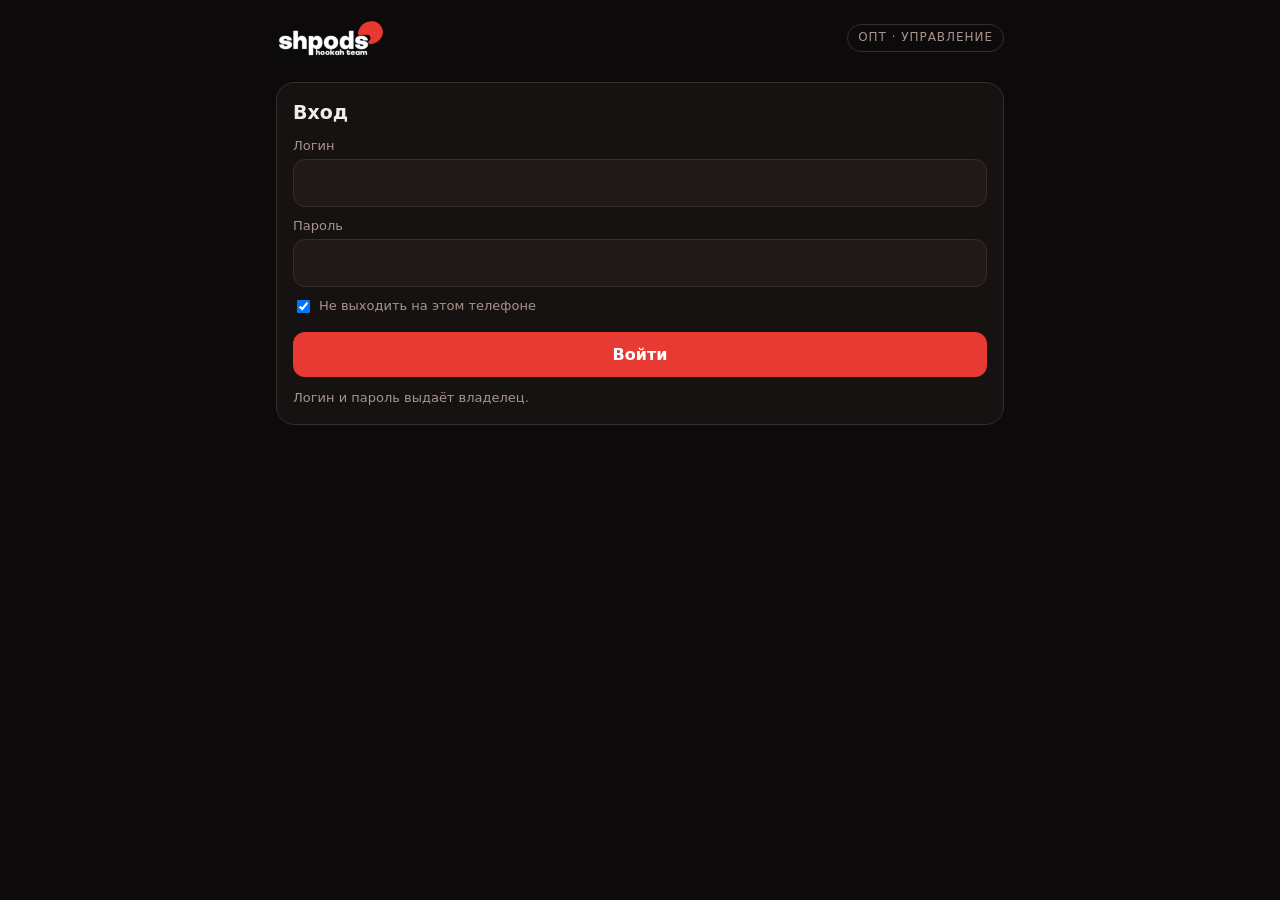
<file: b2b/admin.html>
<!doctype html>
<html lang="ru">
<head>
<meta charset="utf-8">
<meta name="viewport" content="width=device-width,initial-scale=1,viewport-fit=cover">
<meta name="robots" content="noindex,nofollow,noarchive">
<meta name="referrer" content="no-referrer">
<meta name="apple-mobile-web-app-capable" content="yes">
<meta name="apple-mobile-web-app-title" content="shpods опт">
<link rel="apple-touch-icon" href="logo.png">
<title>shpods · опт</title>
<link rel="stylesheet" href="style.css">
<style>
.stats{display:grid;grid-template-columns:1fr 1fr;gap:10px;margin:10px 0}
.stat{background:var(--surface-2);border:1px solid var(--line);border-radius:14px;padding:12px}
.stat b{display:block;font-size:22px;line-height:1.2}
.stat span{font-size:12px;color:var(--muted)}
.tbl{width:100%;border-collapse:collapse;font-size:14px}
.tbl td{padding:8px 0;border-top:1px solid var(--line);vertical-align:top}
.tbl td:last-child{text-align:right;white-space:nowrap;font-weight:700}
.role{font-size:12px;color:var(--muted);border:1px solid var(--line);border-radius:999px;padding:2px 8px;white-space:nowrap}
</style>
</head>
<body>
<div class="wrap">
<header><img src="logo.png" alt="shpods"><span class="tag" id="me-tag">Опт · управление</span></header>

<!-- ВХОД -->
<section class="card" id="s-login">
 <h2>Вход</h2>
 <form id="f-login" autocomplete="on">
  <label>Логин</label>
  <input id="l-user" autocomplete="username" autocapitalize="none" spellcheck="false">
  <label>Пароль</label>
  <input id="l-pass" type="password" autocomplete="current-password">
  <label class="row small" style="gap:6px"><input type="checkbox" id="l-keep" style="width:auto" checked> Не выходить на этом телефоне</label>
  <button style="margin-top:12px;width:100%" id="b-login">Войти</button>
 </form>
 <div class="err" id="l-err" hidden></div>
 <p class="small muted" style="margin:12px 0 0">Логин и пароль выдаёт владелец.</p>
</section>

<!-- РАБОТА -->
<section id="s-app" hidden>
 <div class="card" id="gh-card" hidden>
  <h2>Подключите GitHub (один раз)</h2>
  <p class="small">Без этого изменения не сохраняются. Сотрудникам и руководству делать это не нужно.</p>
  <a class="btn ghost" href="https://github.com/settings/tokens/new?scopes=repo&amp;description=shpods-opt" target="_blank" rel="noopener">1. Получить ключ GitHub</a>
  <p class="small muted" style="margin:8px 0">Откроется GitHub, всё уже заполнено. В «Expiration» выберите <b>No expiration</b>, внизу нажмите зелёную <b>Generate token</b> и скопируйте ключ.</p>
  <label>2. Вставьте ключ</label>
  <div class="row"><input class="grow" id="gh-tok" type="password" placeholder="ghp_…" spellcheck="false"><button id="b-gh">Подключить</button></div>
  <div id="gh-msg"></div>
 </div>

 <div class="tabs" id="tabs">
  <button class="on" data-tab="t-clients">Клиенты</button>
  <button data-tab="t-report" data-roles="owner boss">Отчёт</button>
  <button data-tab="t-price" data-roles="owner">Прайс</button>
  <button data-tab="t-team" data-roles="owner">Команда</button>
  <button data-tab="t-set">Ещё</button>
 </div>

 <div id="t-clients">
  <div class="row"><input class="grow" id="c-q" type="search" placeholder="Поиск: имя, код, телефон"><button id="b-new" data-roles="owner staff">+ Клиент</button></div>
  <p class="small muted" id="c-total" style="margin-top:10px"></p>
  <div id="c-list"></div>
 </div>

 <div id="t-report" hidden>
  <div class="card">
   <div class="row"><select class="grow" id="r-per">
    <option value="m0">Этот месяц</option><option value="m1">Прошлый месяц</option><option value="y0">Этот год</option><option value="all">Всё время</option>
   </select><button class="ghost" id="b-csv">Скачать для Excel</button></div>
   <div class="stats" id="r-stats"></div>
   <h2 style="margin-top:16px">Лучшие клиенты</h2>
   <table class="tbl" id="r-top"></table>
   <h2 style="margin-top:16px">Кто вносил</h2>
   <table class="tbl" id="r-staff"></table>
   <h2 style="margin-top:16px">Последние операции</h2>
   <table class="tbl" id="r-last"></table>
  </div>
 </div>

 <div id="t-price" hidden>
  <div class="card">
   <p class="small muted" style="margin-top:0">Этот прайс видят только оптовики, вошедшие по своему коду.</p>
   <label style="margin-top:0">Прайс</label>
   <textarea id="p-text" spellcheck="false"></textarea>
   <p class="small muted">Строка = товар: <b>Название | вес | цена</b>. Строка с # в начале = раздел.</p>
   <label>Минимальный заказ, ₸</label>
   <input id="p-min" inputmode="numeric" placeholder="0 = без минимума">
   <label>Условия (видят оптовики)</label>
   <input id="p-note" placeholder="Доставка по городу бесплатно от 100 000 ₸">
   <button style="margin-top:14px;width:100%" id="b-psave">Сохранить прайс</button>
   <div id="p-msg"></div>
  </div>
 </div>

 <div id="t-team" hidden>
  <div class="card">
   <h2>Команда</h2>
   <div id="u-list"></div>
  </div>
  <div class="card">
   <h2>Добавить или сменить пароль</h2>
   <p class="small muted" style="margin-top:0">Если логин уже есть, у него поменяются пароль и роль.</p>
   <label>Логин (латиницей)</label><input id="u-login" autocapitalize="none" spellcheck="false" placeholder="aida">
   <label>Имя</label><input id="u-name" placeholder="Аида, Астана">
   <label>Роль</label>
   <select id="u-role">
    <option value="staff">Сотрудник: клиенты, закупки, бонусы</option>
    <option value="boss">Руководство: только смотреть и отчёт</option>
    <option value="owner">Владелец: всё</option>
   </select>
   <label>Пароль</label>
   <div class="row"><input class="grow" id="u-pass" spellcheck="false"><button class="ghost" id="b-ugen">Придумать</button></div>
   <button style="margin-top:12px;width:100%" id="b-usave">Сохранить</button>
   <div id="u-msg"></div>
  </div>
 </div>

 <div id="t-set" hidden>
  <div class="card" data-roles="owner">
   <h2>Бонусы</h2>
   <label>Сколько процентов от закупки начислять</label>
   <div class="row"><input class="grow" id="s-rate" inputmode="decimal"><button id="b-rate">Сохранить</button></div>
   <div id="s-rate-msg"></div>
  </div>
  <div class="card">
   <h2>Мой пароль</h2>
   <label>Новый пароль</label><input id="s-p1" type="password" autocomplete="new-password">
   <label>Ещё раз</label><input id="s-p2" type="password" autocomplete="new-password">
   <button style="margin-top:12px" id="b-pass">Сменить</button>
   <div id="s-pass-msg"></div>
  </div>
  <div class="card">
   <p class="small">Кабинет оптовика: <a href="./" target="_blank">shpods.github.io/kalyan/b2b/</a></p>
   <p class="small muted">Совет: добавьте эту страницу на главный экран телефона (Поделиться → На экран «Домой»).</p>
   <button class="ghost" id="b-logout">Выйти</button>
   <button class="ghost" id="b-ghreset" data-roles="owner" style="margin-left:6px">Сменить ключ GitHub</button>
  </div>
 </div>
</section>
</div>

<!-- новый клиент -->
<div class="modal" id="m-new" hidden><div class="card">
 <h2>Новый клиент</h2>
 <label>Название / имя</label><input id="n-name" placeholder="Lounge «Облако», Айдар">
 <label>Телефон WhatsApp</label><input id="n-phone" inputmode="tel" placeholder="+7 7__ ___ __ __">
 <label>Город</label><select id="n-city"><option>Алматы</option><option>Астана</option></select>
 <div class="row" style="margin-top:14px"><button class="grow" id="n-ok">Создать и выдать код</button><button class="ghost" data-close>Отмена</button></div>
 <div class="err" id="n-err" hidden></div>
</div></div>

<!-- карточка клиента -->
<div class="modal" id="m-cl" hidden><div class="card">
 <div class="row" style="justify-content:space-between"><h2 style="margin:0" id="k-name"></h2><button class="ghost" data-close>✕</button></div>
 <p class="small muted" id="k-meta" style="margin-top:4px"></p>
 <div class="code" id="k-code"></div>
 <div class="row" style="margin-top:8px"><a class="btn wa grow" id="k-wa" target="_blank" rel="noopener">Отправить ссылку в WhatsApp</a><button class="ghost" id="k-copy">Копировать</button></div>
 <p class="muted small" style="margin:14px 0 2px">Баланс</p>
 <div class="big" id="k-bal"></div>
 <div id="k-form" data-roles="owner staff">
  <div class="tabs" id="k-ops" style="margin-top:14px">
   <button class="on" data-op="buy">Закупка</button><button data-op="use">Списать</button><button data-op="add">Начислить</button>
  </div>
  <label id="k-lab">Сумма закупки, ₸</label>
  <input id="k-sum" inputmode="numeric">
  <p class="small okmsg" id="k-calc"></p>
  <label>Комментарий (видит клиент)</label>
  <input id="k-com">
  <button style="margin-top:12px;width:100%" id="k-go">Провести</button>
 </div>
 <div id="k-msg"></div>
 <ul class="hist" id="k-hist"></ul>
 <button class="ghost small" id="k-del" data-roles="owner" style="margin-top:14px">Удалить клиента</button>
</div></div>

<script src="common.js"></script>
<script>
const $ = id => document.getElementById(id);
const FILE = "bonus/clients.json", PFILE = "b2b/prices.enc.json";
const PAGE = location.origin + location.pathname.replace(/admin\.html$/, "");
const ROLES = { owner: "Владелец", staff: "Сотрудник", boss: "Руководство" };
let DATA = null, MK = null, MKB = null, PK = null, ME = null, NAMES = {}, CUR = null, OP = "buy";
const msg = (el, text, ok) => { $(el).innerHTML = text ? `<div class="${ok ? "okmsg" : "err"}">${SH.esc(text)}</div>` : ""; };
const busy = (btn, on, text) => { btn.disabled = on; if (on) { btn.dataset.t = btn.textContent; btn.textContent = text || "Сохраняю…"; } else if (btn.dataset.t) btn.textContent = btn.dataset.t; };
const errText = e => e.status === 401 ? "Ключ GitHub не подошёл или отозван. Владельцу нужно подключить новый (вкладка «Ещё»)." : e.status === 403 || e.status === 404 ? "У ключа GitHub нет доступа на запись. Владельцу нужно подключить новый." : (e.message || "Ошибка");
const can = (...r) => ME && r.includes(ME.role);
const normLogin = s => String(s || "").trim().toLowerCase();
const needGh = () => { if (!SH.gh.token) throw new Error("Сначала владелец должен подключить GitHub."); };

/* ---------- вход ---------- */
async function enter(login, mkb) {
  MKB = mkb; MK = await SH.rawKey(mkb);
  const u = DATA.users[login];
  ME = { login, role: u.role, n: u.n };
  PK = await SH.decWith(MK, DATA.pk);
  SH.gh.token = DATA.tok ? await SH.decWith(MK, DATA.tok).catch(() => null) : null;
  if (SH.gh.token) { try { const { data } = await SH.gh.read(FILE); if (data) DATA = data; } catch (_) {} }
  document.querySelectorAll("[data-roles]").forEach(el => el.hidden = !el.dataset.roles.split(" ").includes(ME.role));
  $("me-tag").textContent = ME.n + " · " + ROLES[ME.role];
  $("s-login").hidden = true; $("s-app").hidden = false;
  await useData(DATA);
}
$("f-login").addEventListener("submit", async e => {
  e.preventDefault(); $("l-err").hidden = true;
  const login = normLogin($("l-user").value), pass = $("l-pass").value;
  if (!login || !pass) { $("l-err").textContent = "Введите логин и пароль."; $("l-err").hidden = false; return; }
  busy($("b-login"), true, "Проверяю…");
  try {
    DATA = await SH.readPublic(FILE);
    if (!DATA || !DATA.users) throw new Error("Не удалось загрузить данные, проверьте интернет.");
    const u = DATA.users[login];
    if (!u) throw new Error("Неверный логин или пароль.");
    let acc; try { acc = await SH.decWith(await SH.keyFor(pass, u.s), u.w); } catch (_) { throw new Error("Неверный логин или пароль."); }
    SH.store.set("shpods-adm-user", login);
    if ($("l-keep").checked) SH.store.set("shpods-adm", JSON.stringify({ login, mk: acc.mk }));
    await enter(login, acc.mk);
  } catch (er) { $("l-err").textContent = er.message; $("l-err").hidden = false; }
  finally { busy($("b-login"), false); $("l-pass").value = ""; }
});
(async () => {
  $("l-user").value = SH.store.get("shpods-adm-user") || "";
  let s; try { s = JSON.parse(SH.store.get("shpods-adm") || "null"); } catch (_) {}
  if (!s) return;
  DATA = await SH.readPublic(FILE);
  if (!DATA || !DATA.users || !DATA.users[s.login]) { SH.store.del("shpods-adm"); DATA = null; return; }
  try { await enter(s.login, s.mk); } catch (_) { SH.store.del("shpods-adm"); location.reload(); }
})();

async function useData(d) {
  DATA = d;
  if (ME && !d.users[ME.login]) { SH.store.del("shpods-adm"); location.reload(); return; }
  for (const h in d.clients) if (!NAMES[h]) { try { NAMES[h] = await SH.decWith(MK, d.clients[h].x); } catch (_) { NAMES[h] = { n: "(не расшифровано)", code: "?" }; } }
  for (const h in NAMES) if (!d.clients[h]) delete NAMES[h];
  $("gh-card").hidden = !(can("owner") && !SH.gh.token);
  $("s-rate").value = d.rate ?? 3;
  drawClients(); drawTeam(); if (!$("t-report").hidden) drawReport();
  if (CUR) { if (d.clients[CUR]) drawCard(); else $("m-cl").hidden = true; }
}
async function save(fn, message) { needGh(); const d = await SH.gh.mutate(FILE, fn, message + " (" + ME.n + ")"); await useData(d); return d; }

/* ---------- GitHub ---------- */
$("b-gh").onclick = async () => {
  const t = $("gh-tok").value.trim(); if (!t) return msg("gh-msg", "Вставьте ключ");
  busy($("b-gh"), true, "Проверяю…");
  const old = SH.gh.token; SH.gh.token = t;
  try {
    const tok = await SH.encWith(MK, t);
    await save(d => { d.tok = tok; return d; }, "Опт: подключён GitHub");
    $("gh-tok").value = ""; msg("gh-msg"); $("gh-card").hidden = true;
  } catch (er) { SH.gh.token = old; msg("gh-msg", er.status === 401 ? "Ключ не подошёл. Скопируйте его целиком." : errText(er)); }
  finally { busy($("b-gh"), false); }
};
$("b-ghreset").onclick = () => { SH.gh.token = null; $("gh-card").hidden = false; window.scrollTo(0, 0); };

/* ---------- вкладки ---------- */
document.querySelectorAll("[data-tab]").forEach(b => b.onclick = () => {
  document.querySelectorAll("[data-tab]").forEach(x => { x.classList.toggle("on", x === b); $(x.dataset.tab).hidden = x !== b; });
  if (b.dataset.tab === "t-report") drawReport();
  if (b.dataset.tab === "t-price") loadPrice();
});
document.querySelectorAll("[data-close]").forEach(b => b.onclick = () => { b.closest(".modal").hidden = true; if (b.closest("#m-cl")) CUR = null; });

/* ---------- клиенты ---------- */
function drawClients() {
  const q = $("c-q").value.trim().toLowerCase();
  const list = Object.keys(DATA.clients).map(h => ({ h, ...NAMES[h], b: DATA.clients[h].b || 0 }))
    .sort((a, b) => (a.n || "").localeCompare(b.n || "", "ru"));
  const total = list.reduce((s, c) => s + c.b, 0);
  $("c-total").textContent = `Клиентов: ${list.length} · баллов на счетах: ${total.toLocaleString("ru-RU")} · ${DATA.rate ?? 3}% от закупки`;
  const shown = list.filter(c => !q || (c.n + " " + c.code + " " + (c.ph || "") + " " + (c.city || "")).toLowerCase().includes(q));
  $("c-list").innerHTML = shown.map(c => `<div class="client" data-h="${c.h}"><span class="nm">${SH.esc(c.n)}<br><span class="small muted" style="font-weight:400">${SH.esc(c.city || "")} · ${SH.esc(c.code)}</span></span><span class="pill">${c.b.toLocaleString("ru-RU")}</span></div>`).join("")
    || `<p class="muted">${list.length ? "Никого не нашлось" : "Клиентов пока нет." + (can("owner", "staff") ? " Нажмите «+ Клиент»." : "")}</p>`;
}
$("c-q").addEventListener("input", drawClients);
$("c-list").addEventListener("click", e => { const c = e.target.closest(".client"); if (c) openCard(c.dataset.h); });

$("b-new").onclick = () => { $("n-name").value = ""; $("n-phone").value = ""; $("n-err").hidden = true; $("m-new").hidden = false; $("n-name").focus(); };
$("n-ok").onclick = async () => {
  const n = $("n-name").value.trim();
  if (!n) { $("n-err").textContent = "Введите название или имя."; $("n-err").hidden = false; return; }
  const ph = $("n-phone").value.replace(/\D/g, "").replace(/^8(?=7\d{9}$)/, "7");
  busy($("n-ok"), true);
  try {
    const code = SH.newCode(), { id: h, wk } = await SH.client(code);
    const info = { n, code, ph, city: $("n-city").value, since: SH.today(), by: ME.n };
    const x = await SH.encWith(MK, info), w = await SH.encWith(wk, { k: PK, n, city: info.city });
    NAMES[h] = info;
    await save(d => { d.clients[h] = { b: 0, x, w, h: [] }; return d; }, "Опт: новый клиент");
    $("m-new").hidden = true;
    openCard(h);
  } catch (er) { $("n-err").textContent = errText(er); $("n-err").hidden = false; }
  finally { busy($("n-ok"), false); }
};

function openCard(h) { CUR = h; $("k-sum").value = ""; $("k-com").value = ""; msg("k-msg"); $("k-del").dataset.sure = ""; $("k-del").textContent = "Удалить клиента"; setOp("buy"); drawCard(); $("m-cl").hidden = false; }
function drawCard() {
  const c = DATA.clients[CUR], i = NAMES[CUR] || {};
  $("k-name").textContent = i.n;
  $("k-meta").textContent = [i.city, i.ph && "+" + i.ph, i.since && "с " + new Date(i.since).toLocaleDateString("ru-RU")].filter(Boolean).join(" · ");
  $("k-code").textContent = i.code;
  const text = `Здравствуйте! Это shpods.\nВаш личный кабинет оптового клиента: ${PAGE}#code=${i.code}\nТам оптовый прайс, заявка в один клик и ваши бонусы.\nВаш код: ${i.code} (никому не передавайте)`;
  $("k-wa").href = `https://wa.me/${i.ph || ""}?text=${encodeURIComponent(text)}`;
  $("k-bal").textContent = (c.b || 0).toLocaleString("ru-RU") + " б.";
  $("k-hist").innerHTML = (c.h || []).slice().reverse().map(x => `<li><span>${new Date(x.d).toLocaleDateString("ru-RU")} · ${SH.esc(x.c || "")}${x.s ? `<br><span class="muted small">закупка ${SH.money(x.s)}</span>` : ""}${x.by ? `<br><span class="muted small">внёс: ${SH.esc(x.by)}</span>` : ""}</span><span class="${x.a >= 0 ? "plus" : "minus"}">${x.a >= 0 ? "+" : "−"}${Math.abs(x.a).toLocaleString("ru-RU")}</span></li>`).join("") || '<li class="muted">Операций пока нет</li>';
  calc();
}
$("k-copy").onclick = async () => { try { await navigator.clipboard.writeText(PAGE + "#code=" + NAMES[CUR].code); msg("k-msg", "Ссылка скопирована", true); } catch (_) { msg("k-msg", "Выделите код и скопируйте вручную"); } };
function setOp(op) {
  OP = op;
  document.querySelectorAll("[data-op]").forEach(b => b.classList.toggle("on", b.dataset.op === op));
  $("k-lab").textContent = op === "buy" ? "Сумма закупки, ₸" : op === "use" ? "Сколько баллов списать" : "Сколько баллов начислить";
  $("k-com").placeholder = op === "buy" ? "Например: накладная 245" : op === "use" ? "Например: угли Cocoloco 2 кг" : "Например: подарок на открытие";
  calc();
}
document.querySelectorAll("[data-op]").forEach(b => b.onclick = () => setOp(b.dataset.op));
const num = () => Math.floor(+$("k-sum").value.replace(/\s/g, "") || 0);
function calc() {
  if (!CUR || !DATA.clients[CUR]) return;
  const v = num(), bal = DATA.clients[CUR].b || 0, rate = DATA.rate ?? 3;
  $("k-calc").className = "small okmsg";
  if (OP === "buy") $("k-calc").textContent = v ? `Начислится ${Math.floor(v * rate / 100).toLocaleString("ru-RU")} баллов (${rate}%)` : "";
  else if (OP === "use") { $("k-calc").textContent = v > bal ? "Больше, чем на балансе" : v ? `Останется ${(bal - v).toLocaleString("ru-RU")}` : ""; if (v > bal) $("k-calc").className = "small err"; }
  else $("k-calc").textContent = "";
}
$("k-sum").addEventListener("input", calc);
$("k-go").onclick = async () => {
  const raw = num(), com = $("k-com").value.trim(), h = CUR, op = OP, by = ME.n;
  if (!raw) return msg("k-msg", "Введите число");
  if (op === "buy" && !Math.floor(raw * (DATA.rate ?? 3) / 100)) return msg("k-msg", "Сумма слишком маленькая для начисления");
  busy($("k-go"), true);
  try {
    await save(d => {
      const c = d.clients[h]; if (!c) throw new Error("Клиента удалили с другого устройства");
      const a = op === "buy" ? Math.floor(raw * (d.rate ?? 3) / 100) : op === "use" ? -raw : raw;
      if (a < 0 && c.b + a < 0) throw new Error(`На балансе только ${c.b} баллов`);
      c.b = (c.b || 0) + a;
      const e = { d: SH.today(), a, c: com || (op === "buy" ? "Закупка" : op === "use" ? "Списание" : "Начисление"), by };
      if (op === "buy") e.s = raw;
      (c.h = c.h || []).push(e);
      if (c.h.length > 300) c.h = c.h.slice(-300);
      return d;
    }, op === "buy" ? "Опт: закупка" : op === "use" ? "Опт: списание" : "Опт: начисление");
    $("k-sum").value = ""; $("k-com").value = "";
    msg("k-msg", "Готово. Клиент увидит изменения в течение пары минут.", true);
  } catch (er) { msg("k-msg", errText(er)); }
  finally { busy($("k-go"), false); }
};
$("k-del").onclick = async () => {
  const b = $("k-del");
  if (!b.dataset.sure) { b.dataset.sure = "1"; b.textContent = "Точно удалить? Его код перестанет работать. Нажмите ещё раз"; return; }
  busy(b, true, "Удаляю…");
  try { const h = CUR; await save(d => { delete d.clients[h]; return d; }, "Опт: клиент удалён"); CUR = null; $("m-cl").hidden = true; }
  catch (er) { msg("k-msg", errText(er)); }
  finally { busy(b, false); }
};

/* ---------- отчёт ---------- */
function period() {
  const v = $("r-per").value, now = new Date(), y = now.getFullYear(), m = now.getMonth();
  const iso = d => d.toISOString().slice(0, 10);
  if (v === "m0") return [iso(new Date(Date.UTC(y, m, 1))), "9999"];
  if (v === "m1") return [iso(new Date(Date.UTC(y, m - 1, 1))), iso(new Date(Date.UTC(y, m, 1)))];
  if (v === "y0") return [y + "-01-01", "9999"];
  return ["0000", "9999"];
}
function ops() {
  const [from, to] = period(), out = [];
  for (const h in DATA.clients) for (const e of DATA.clients[h].h || []) if (e.d >= from && e.d < to) out.push({ ...e, h, cn: (NAMES[h] || {}).n || "?", city: (NAMES[h] || {}).city || "" });
  return out.sort((a, b) => a.d < b.d ? 1 : -1);
}
function drawReport() {
  const o = ops();
  const buy = o.filter(e => e.s), sum = buy.reduce((s, e) => s + e.s, 0);
  const plus = o.filter(e => e.a > 0).reduce((s, e) => s + e.a, 0), minus = Math.abs(o.filter(e => e.a < 0).reduce((s, e) => s + e.a, 0));
  const bal = Object.values(DATA.clients).reduce((s, c) => s + (c.b || 0), 0);
  const active = new Set(buy.map(e => e.h)).size;
  $("r-stats").innerHTML = [[SH.money(sum), "закупили оптовики"], [buy.length, "закупок"], [active + " из " + Object.keys(DATA.clients).length, "клиентов закупались"], [buy.length ? SH.money(sum / buy.length) : "—", "средняя закупка"], [plus.toLocaleString("ru-RU"), "бонусов начислено"], [minus.toLocaleString("ru-RU"), "бонусов списано"], [bal.toLocaleString("ru-RU"), "бонусов на счетах сейчас"]]
    .map(([b, s]) => `<div class="stat"><b>${b}</b><span>${s}</span></div>`).join("");
  const by = (key, val) => { const m = {}; buy.forEach(e => { const k = key(e); m[k] = (m[k] || 0) + val(e); }); return Object.entries(m).sort((a, b) => b[1] - a[1]); };
  $("r-top").innerHTML = by(e => e.cn + (e.city ? " · " + e.city : ""), e => e.s).slice(0, 10).map(([k, v]) => `<tr><td>${SH.esc(k)}</td><td>${SH.money(v)}</td></tr>`).join("") || '<tr><td class="muted">Пока нет закупок</td><td></td></tr>';
  const st = {}; o.forEach(e => { const k = e.by || "—"; st[k] = st[k] || { n: 0, s: 0 }; st[k].n++; st[k].s += e.s || 0; });
  $("r-staff").innerHTML = Object.entries(st).sort((a, b) => b[1].n - a[1].n).map(([k, v]) => `<tr><td>${SH.esc(k)}<br><span class="small muted">${v.n} операций</span></td><td>${SH.money(v.s)}</td></tr>`).join("") || '<tr><td class="muted">Пока пусто</td><td></td></tr>';
  $("r-last").innerHTML = o.slice(0, 15).map(e => `<tr><td>${new Date(e.d).toLocaleDateString("ru-RU")} · ${SH.esc(e.cn)}<br><span class="small muted">${SH.esc(e.c || "")}${e.s ? " · " + SH.money(e.s) : ""}${e.by ? " · " + SH.esc(e.by) : ""}</span></td><td class="${e.a >= 0 ? "plus" : "minus"}">${e.a >= 0 ? "+" : "−"}${Math.abs(e.a).toLocaleString("ru-RU")}</td></tr>`).join("") || '<tr><td class="muted">Пока пусто</td><td></td></tr>';
}
$("r-per").addEventListener("change", drawReport);
$("b-csv").onclick = () => {
  const q = v => '"' + String(v ?? "").replace(/"/g, '""') + '"';
  const rows = [["Дата", "Клиент", "Город", "Код", "Операция", "Сумма закупки, ₸", "Баллы", "Комментарий", "Кто внёс"]];
  ops().forEach(e => rows.push([e.d, e.cn, e.city, (NAMES[e.h] || {}).code, e.s ? "Закупка" : e.a < 0 ? "Списание" : "Начисление", e.s || "", e.a, e.c, e.by]));
  const blob = new Blob(["﻿" + rows.map(r => r.map(q).join(";")).join("\r\n")], { type: "text/csv;charset=utf-8" });
  const a = document.createElement("a"); a.href = URL.createObjectURL(blob); a.download = `shpods-opt-${$("r-per").value}-${SH.today()}.csv`; a.click();
};

/* ---------- прайс ---------- */
let PLOADED = false;
function toText(p) { return p.groups.map(g => "# " + g.name + "\n" + g.items.map(i => [i.n, i.s, i.p].filter(x => x !== "" && x != null).join(" | ")).join("\n")).join("\n\n"); }
function parse(text) {
  const groups = [], bad = [];
  let g = null;
  text.split("\n").forEach((line, k) => {
    line = line.trim(); if (!line) return;
    if (line.startsWith("#")) { g = { name: line.replace(/^#+\s*/, "") || "Товары", items: [] }; groups.push(g); return; }
    const parts = line.split("|").map(s => s.trim());
    const last = parts[parts.length - 1], pr = parts.length > 1 ? last.replace(/[\s₸тгTtg.,]/g, "") : "";
    if (parts.length > 1 && pr && !/^\d+$/.test(pr)) { bad.push(k + 1); return; }
    if (!g) { g = { name: "Товары", items: [] }; groups.push(g); }
    const it = { n: parts[0] };
    if (parts.length >= 3) { it.s = parts.slice(1, -1).join(" "); it.p = +pr || 0; }
    else if (parts.length === 2) it.p = +pr || 0;
    g.items.push(it);
  });
  return { groups: groups.filter(x => x.items.length), bad };
}
async function loadPrice() {
  if (PLOADED) return;
  msg("p-msg", "Загружаю прайс…", true);
  try {
    const data = await SH.readPublic(PFILE);
    if (data && data.v === 2) {
      const p = await SH.decWith(await SH.rawKey(PK), data.box);
      $("p-text").value = toText(p); $("p-min").value = p.min || ""; $("p-note").value = p.note || "";
    }
    PLOADED = true; msg("p-msg");
  } catch (er) { msg("p-msg", errText(er)); }
}
$("b-psave").onclick = async () => {
  if (!PLOADED) return msg("p-msg", "Подождите, прайс ещё загружается.");
  const { groups, bad } = parse($("p-text").value);
  if (bad.length) return msg("p-msg", "Не понял цену в строках: " + bad.join(", ") + ". Формат: Название | вес | цена");
  if (!groups.length) return msg("p-msg", "Прайс пустой");
  busy($("b-psave"), true);
  try {
    needGh();
    const u = Date.now();
    const box = await SH.encWith(await SH.rawKey(PK), { u, groups, min: Math.floor(+$("p-min").value.replace(/\D/g, "") || 0), note: $("p-note").value.trim() });
    const { sha } = await SH.gh.read(PFILE);
    await SH.gh.write(PFILE, { v: 2, u, box }, sha, "Оптовый прайс обновлён (" + ME.n + ")");
    msg("p-msg", `Сохранено: ${groups.reduce((s, g) => s + g.items.length, 0)} позиций. У оптовиков обновится через 1–2 минуты.`, true);
  } catch (er) { msg("p-msg", errText(er)); }
  finally { busy($("b-psave"), false); }
};

/* ---------- команда ---------- */
function drawTeam() {
  if (!can("owner")) return;
  $("u-list").innerHTML = Object.entries(DATA.users).sort((a, b) => a[1].n.localeCompare(b[1].n, "ru")).map(([l, u]) =>
    `<div class="row" style="border-top:1px solid var(--line);padding:10px 0"><div class="grow"><b>${SH.esc(u.n)}</b><br><span class="small muted">логин: ${SH.esc(l)}</span></div><span class="role">${ROLES[u.role]}</span>${l === ME.login ? "" : `<button class="ghost small" data-del="${SH.esc(l)}">Убрать</button>`}</div>`).join("");
}
$("u-list").addEventListener("click", async e => {
  const b = e.target.closest("[data-del]"); if (!b) return;
  if (!b.dataset.sure) { b.dataset.sure = "1"; b.textContent = "Точно?"; return; }
  const l = b.dataset.del; busy(b, true, "…");
  try { await save(d => { delete d.users[l]; return d; }, "Опт: сотрудник убран"); msg("u-msg", "Доступ закрыт", true); }
  catch (er) { msg("u-msg", errText(er)); busy(b, false); }
});
$("b-ugen").onclick = () => { const A = "abcdefghjkmnpqrstuvwxyz23456789", r = crypto.getRandomValues(new Uint8Array(8)); $("u-pass").value = [...r].map(x => A[x % A.length]).join(""); };
$("b-usave").onclick = async () => {
  const l = normLogin($("u-login").value), n = $("u-name").value.trim(), role = $("u-role").value, p = $("u-pass").value.trim();
  if (!/^[a-z0-9._-]{2,20}$/.test(l)) return msg("u-msg", "Логин: латинские буквы и цифры, 2–20 символов");
  if (!n) return msg("u-msg", "Введите имя");
  if (p.length < 6) return msg("u-msg", "Пароль минимум 6 символов");
  if (l === ME.login && role !== "owner") return msg("u-msg", "Себе роль владельца убрать нельзя");
  busy($("b-usave"), true);
  try {
    const s = SH.b64(crypto.getRandomValues(new Uint8Array(16))), w = await SH.encWith(await SH.keyFor(p, s), { mk: MKB });
    await save(d => { d.users[l] = { n, role, s, w }; return d; }, "Опт: доступ для " + l);
    const link = location.origin + location.pathname;
    msg("u-msg", `Готово. Отправьте человеку: ${link}  логин: ${l}  пароль: ${p}`, true);
    $("u-login").value = $("u-name").value = $("u-pass").value = "";
  } catch (er) { msg("u-msg", errText(er)); }
  finally { busy($("b-usave"), false); }
};

/* ---------- настройки ---------- */
$("b-rate").onclick = async () => {
  const r = +$("s-rate").value.replace(",", ".");
  if (!(r >= 0 && r <= 50)) return msg("s-rate-msg", "Введите число от 0 до 50");
  busy($("b-rate"), true);
  try { await save(d => { d.rate = Math.round(r * 10) / 10; return d; }, "Опт: процент " + r); msg("s-rate-msg", "Сохранено: " + r + "% от закупки", true); }
  catch (er) { msg("s-rate-msg", errText(er)); }
  finally { busy($("b-rate"), false); }
};
$("b-pass").onclick = async () => {
  const p1 = $("s-p1").value, p2 = $("s-p2").value;
  if (p1.length < 6) return msg("s-pass-msg", "Минимум 6 символов");
  if (p1 !== p2) return msg("s-pass-msg", "Пароли не совпадают");
  busy($("b-pass"), true);
  try {
    const s = SH.b64(crypto.getRandomValues(new Uint8Array(16))), w = await SH.encWith(await SH.keyFor(p1, s), { mk: MKB }), l = ME.login;
    await save(d => { d.users[l].s = s; d.users[l].w = w; return d; }, "Опт: смена пароля");
    $("s-p1").value = $("s-p2").value = "";
    msg("s-pass-msg", "Пароль изменён", true);
  } catch (er) { msg("s-pass-msg", errText(er)); }
  finally { busy($("b-pass"), false); }
};
$("b-logout").onclick = () => { SH.store.del("shpods-adm"); location.reload(); };
</script>
</body>
</html>
</file>
<file: b2b/style.css>
:root{--bg:#0c0a0a;--surface:#161212;--surface-2:#211919;--line:#3a2a2a;--fg:#f4ecea;--muted:#a8948f;--red:#e63a33;--ok:#3fbf7a;--wa:#1f8f4e}
*{box-sizing:border-box}
[hidden]{display:none!important}
html{-webkit-text-size-adjust:100%}
body{margin:0;background:var(--bg);color:var(--fg);font:16px/1.45 system-ui,-apple-system,"Segoe UI",Roboto,sans-serif}
img{max-width:100%}
a{color:inherit}
.wrap{max-width:760px;margin:0 auto;padding:0 16px 120px}
header{display:flex;align-items:center;justify-content:space-between;gap:12px;padding:18px 0 10px}
header img{height:40px;width:auto}
header .tag{font-size:12px;letter-spacing:.08em;text-transform:uppercase;color:var(--muted);border:1px solid var(--line);border-radius:999px;padding:4px 10px;white-space:nowrap}
h1{font-size:26px;line-height:1.15;margin:14px 0 6px}
h2{font-size:19px;margin:0 0 10px}
p{margin:0 0 10px}
.muted{color:var(--muted)}
.small{font-size:13px}
.card{background:var(--surface);border:1px solid var(--line);border-radius:18px;padding:16px;margin:14px 0}
.row{display:flex;gap:8px;align-items:center;flex-wrap:wrap}
.grow{flex:1 1 180px;min-width:0}
input,select,textarea{font:inherit;color:var(--fg);background:var(--surface-2);border:1px solid var(--line);border-radius:12px;padding:11px 12px;width:100%;outline:none}
input:focus,select:focus,textarea:focus{border-color:#7a4a46}
textarea{min-height:320px;font:13px/1.5 ui-monospace,Menlo,Consolas,monospace}
label{display:block;font-size:13px;color:var(--muted);margin:10px 0 4px}
button,.btn{font:inherit;font-weight:700;cursor:pointer;border:0;border-radius:12px;padding:11px 16px;background:var(--red);color:#fff;text-decoration:none;display:inline-flex;align-items:center;justify-content:center;gap:8px;white-space:nowrap}
button.ghost,.btn.ghost{background:transparent;border:1px solid var(--line);color:var(--fg)}
button.wa,.btn.wa{background:var(--wa)}
button:disabled{opacity:.5;cursor:default}
.btn svg,button svg{width:20px;height:20px}
.err{color:#ff8a80;font-size:14px;margin-top:8px}
.okmsg{color:var(--ok);font-size:14px;margin-top:8px}
.tabs{display:flex;gap:6px;overflow-x:auto;margin:10px 0}
.tabs button{background:var(--surface);border:1px solid var(--line);color:var(--muted);font-weight:600}
.tabs button.on{background:var(--surface-2);color:var(--fg);border-color:#7a4a46}
.grp{margin:18px 0 6px;font-size:13px;letter-spacing:.08em;text-transform:uppercase;color:var(--muted)}
.item{display:flex;align-items:center;gap:10px;padding:10px 0;border-top:1px solid var(--line)}
.item:first-of-type{border-top:0}
.item .nm{flex:1;min-width:0}
.item .nm b{display:block;font-weight:700}
.item .nm span{font-size:13px;color:var(--muted)}
.item .pr{font-weight:700;white-space:nowrap}
.qty{display:flex;align-items:center;gap:4px}
.qty button{width:34px;height:34px;padding:0;border-radius:10px;background:var(--surface-2);border:1px solid var(--line);color:var(--fg)}
.qty input{width:46px;text-align:center;padding:7px 4px}
.item.sel{background:linear-gradient(90deg,rgba(230,58,51,.08),transparent)}
.bar{position:fixed;left:0;right:0;bottom:0;background:rgba(12,10,10,.96);border-top:1px solid var(--line);padding:12px 16px calc(12px + env(safe-area-inset-bottom));backdrop-filter:blur(8px);z-index:5}
.bar .in{max-width:760px;margin:0 auto;display:flex;align-items:center;gap:12px}
.bar .sum{flex:1;min-width:0}
.bar .sum b{font-size:18px}
.big{font-size:40px;font-weight:800;line-height:1.1}
.hist{list-style:none;padding:0;margin:10px 0 0}
.hist li{display:flex;justify-content:space-between;gap:10px;padding:8px 0;border-top:1px solid var(--line);font-size:14px}
.hist .plus{color:var(--ok);font-weight:700;white-space:nowrap}
.hist .minus{color:#ff8a80;font-weight:700;white-space:nowrap}
.steps{margin:0;padding-left:20px}
.steps li{margin:4px 0}
.modal{position:fixed;inset:0;background:rgba(0,0,0,.7);display:flex;align-items:flex-end;justify-content:center;z-index:9;padding:16px}
.modal .card{width:100%;max-width:520px;max-height:90vh;overflow:auto;margin:0}
.code{font:700 22px/1.2 ui-monospace,Menlo,monospace;letter-spacing:.06em;background:var(--surface-2);border:1px dashed #7a4a46;border-radius:12px;padding:12px;text-align:center;user-select:all}
.client{display:flex;align-items:center;gap:10px;padding:12px;border:1px solid var(--line);border-radius:14px;margin:8px 0;cursor:pointer;background:var(--surface-2)}
.client .nm{flex:1;min-width:0;font-weight:700;overflow:hidden;text-overflow:ellipsis;white-space:nowrap}
.pill{font-size:13px;font-weight:700;background:rgba(63,191,122,.12);color:var(--ok);border-radius:999px;padding:3px 10px;white-space:nowrap}
footer{margin-top:30px;font-size:12px;color:var(--muted);text-align:center;line-height:1.5}
#k-ops button{flex:1;padding:10px 6px}
.btn.grow,button.grow{white-space:normal}
</file>
